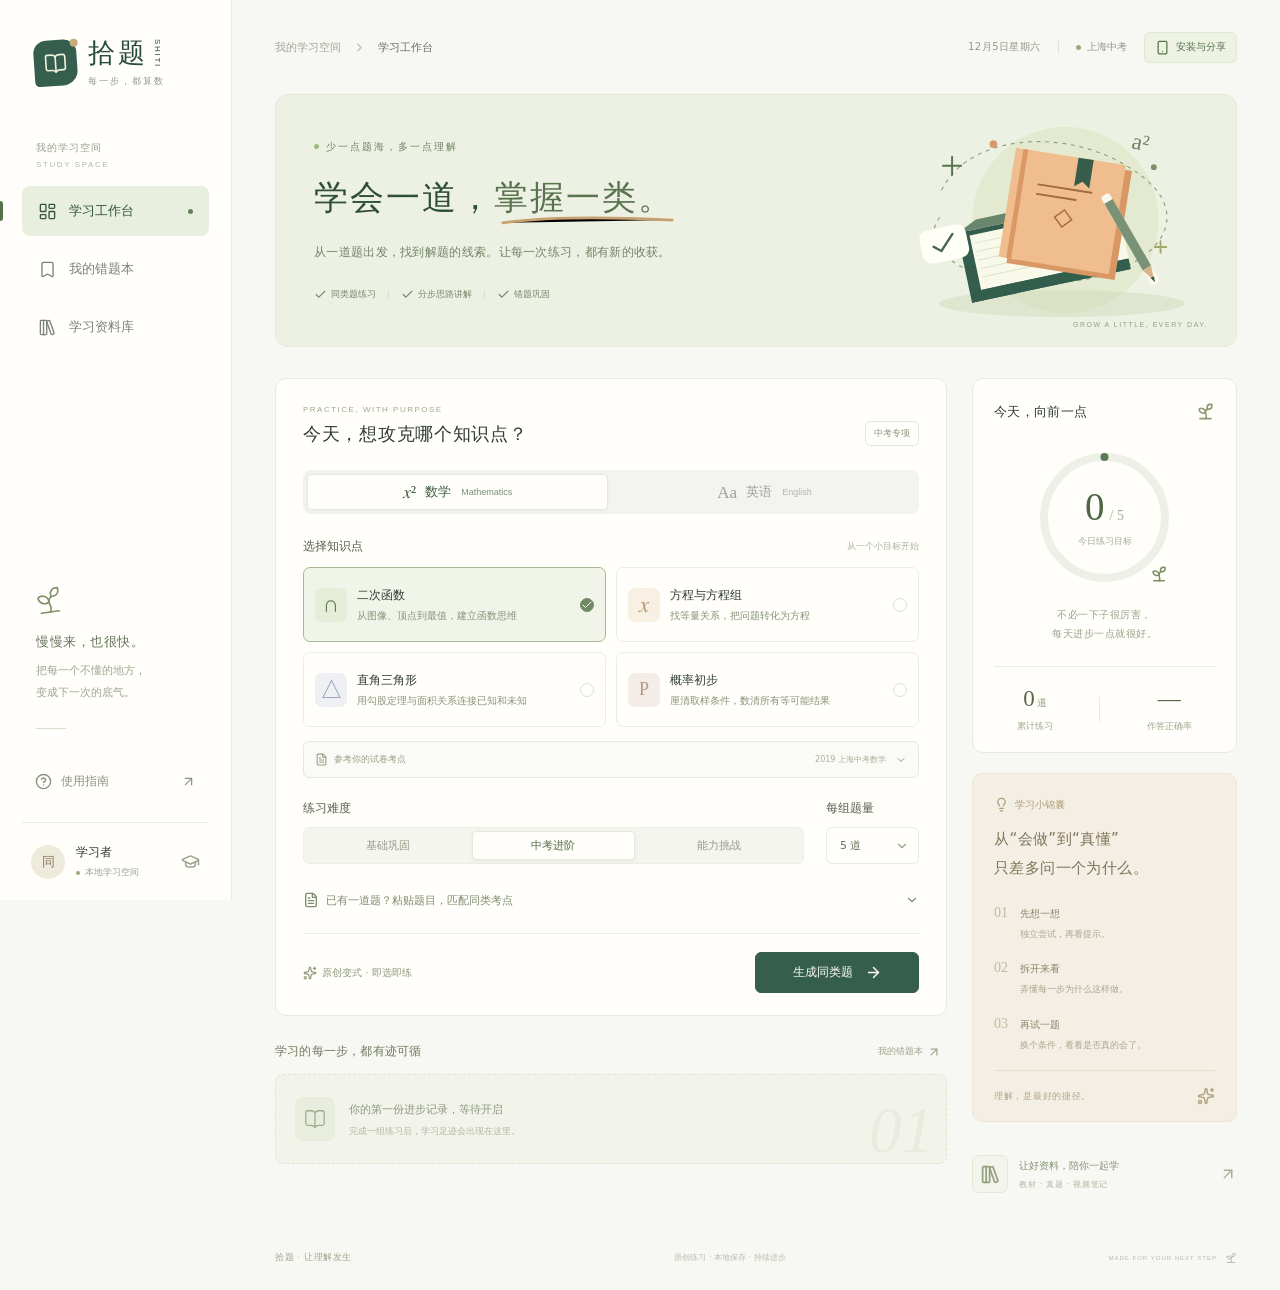
<file: index.html>
<!doctype html>
<html lang="zh-CN">
  <head>
    <meta charset="UTF-8" />
    <link rel="icon" type="image/svg+xml" href="./favicon.svg" />
    <link rel="manifest" href="./manifest.webmanifest" />
    <link rel="apple-touch-icon" href="./icons/icon-192.png" />
    <meta name="viewport" content="width=device-width, initial-scale=1.0, viewport-fit=cover" />
    <meta name="application-name" content="拾题" />
    <meta name="apple-mobile-web-app-capable" content="yes" />
    <meta name="apple-mobile-web-app-title" content="拾题" />
    <meta name="apple-mobile-web-app-status-bar-style" content="default" />
    <meta name="theme-color" content="#355e4e" />
    <meta name="description" content="拾题，面向上海中考数学与英语的同类题练习平台。理解思路，举一反三。" />
    <title>拾题 · 学会一道，掌握一类</title>
    <script type="module" crossorigin src="./assets/index-djsAna0q.js"></script>
    <link rel="stylesheet" crossorigin href="./assets/index-BilgkUrT.css">
  </head>
  <body>
    <div id="root"></div>
  </body>
</html>
</file>
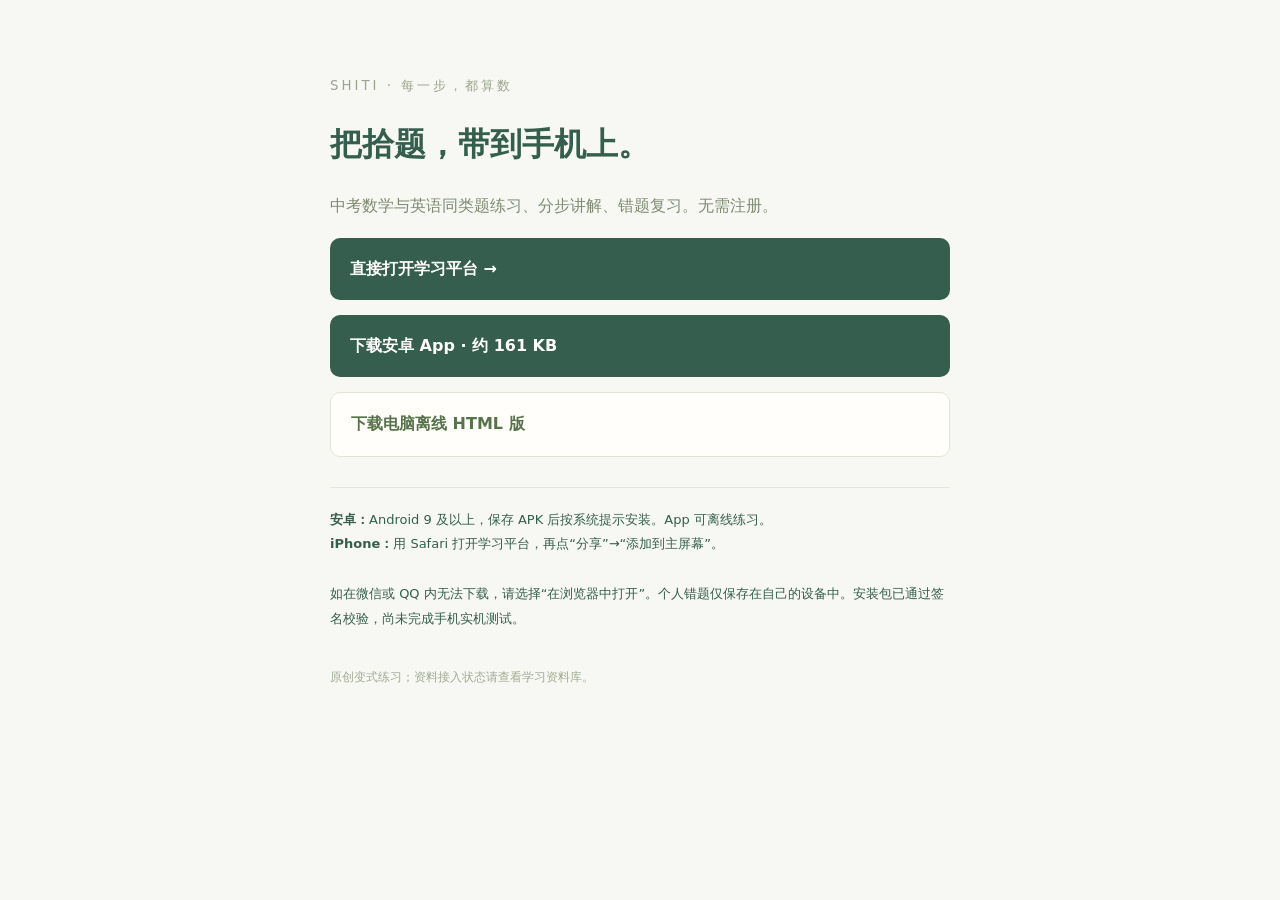
<file: downloads/index.html>
<!doctype html>
<html lang="zh-CN">
<head>
  <meta charset="utf-8">
  <meta name="viewport" content="width=device-width,initial-scale=1">
  <title>拾题 · 打开与下载</title>
  <style>
    *{box-sizing:border-box}body{margin:0;background:#f7f8f4;color:#355e4e;font:16px/1.9 system-ui,sans-serif;padding:30px 20px}main{max-width:620px;margin:40px auto}small{letter-spacing:3px;color:#9ba58d}h1{font-size:32px;margin:14px 0}p{color:#7e8b71}a{display:block;background:#355e4e;color:white;padding:16px 20px;border-radius:10px;text-decoration:none;margin:15px 0;font-weight:600}a.secondary{background:#fffefa;color:#58734c;border:1px solid #dfe6d3}.note{font-size:13px;border-top:1px solid #e1e6d8;margin-top:30px;padding-top:20px}footer{color:#a0ab91;font-size:12px;margin-top:35px}
  </style>
</head>
<body><main>
  <small>SHITI · 每一步，都算数</small>
  <h1>把拾题，带到手机上。</h1>
  <p>中考数学与英语同类题练习、分步讲解、错题复习。无需注册。</p>
  <a href="../">直接打开学习平台 →</a>
  <a href="shiti-android-v1.0.0.apk" download>下载安卓 App · 约 161 KB</a>
  <a class="secondary" href="../shiti-offline.html" download>下载电脑离线 HTML 版</a>
  <div class="note">
    <strong>安卓：</strong>Android 9 及以上，保存 APK 后按系统提示安装。App 可离线练习。<br>
    <strong>iPhone：</strong>用 Safari 打开学习平台，再点“分享”→“添加到主屏幕”。<br><br>
    如在微信或 QQ 内无法下载，请选择“在浏览器中打开”。个人错题仅保存在自己的设备中。安装包已通过签名校验，尚未完成手机实机测试。
  </div>
  <footer>原创变式练习；资料接入状态请查看学习资料库。</footer>
</main></body>
</html>
</file>
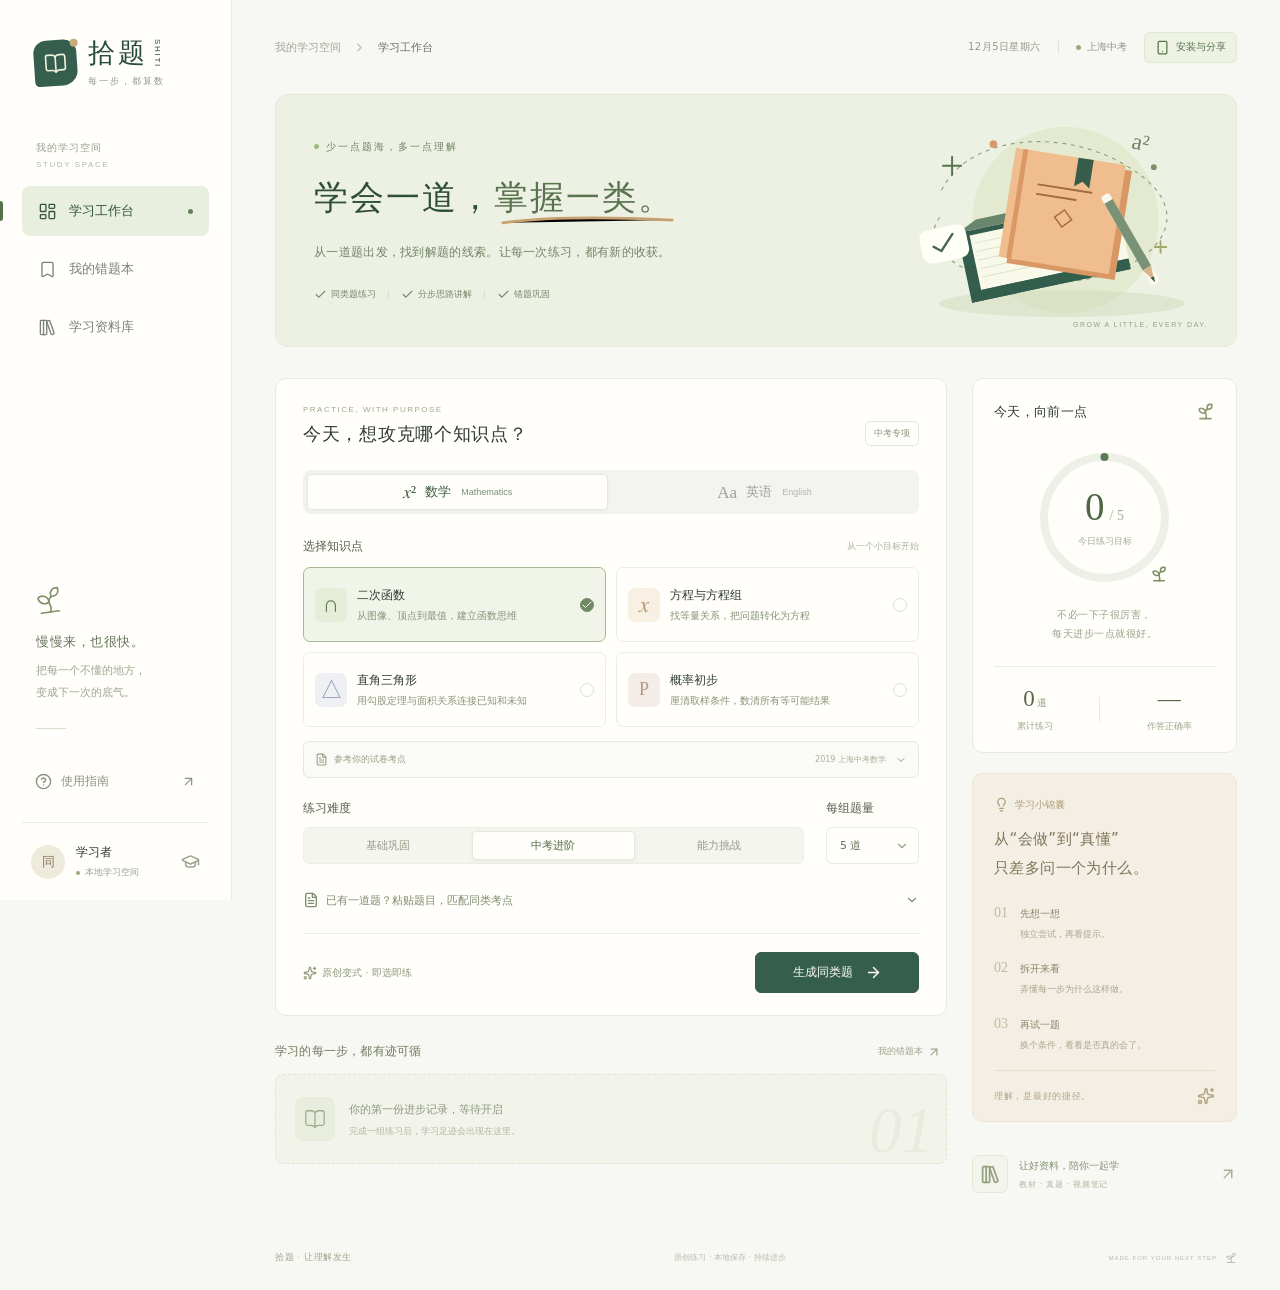
<file: shiti-offline.html>
<!doctype html>
<html lang="zh-CN">
  <head>
    <meta name="shiti-offline" content="true" />
    <meta charset="UTF-8" />
    <link rel="icon" type="image/svg+xml" href="data:image/svg+xml,%3Csvg%20xmlns%3D%22http%3A%2F%2Fwww.w3.org%2F2000%2Fsvg%22%20viewBox%3D%220%200%2064%2064%22%3E%3Crect%20width%3D%2264%22%20height%3D%2264%22%20rx%3D%2219%22%20fill%3D%22%23355e4e%22%2F%3E%3Cpath%20d%3D%22M17%2020h17c8%200%2013%205%2013%2012v13H30c-8%200-13-5-13-12z%22%20fill%3D%22%23e5edd5%22%2F%3E%3Cpath%20d%3D%22M23%2032h18M32%2023v18%22%20stroke%3D%22%23355e4e%22%20stroke-width%3D%223%22%20stroke-linecap%3D%22round%22%2F%3E%3C%2Fsvg%3E%0A" />
    
    
    <meta name="viewport" content="width=device-width, initial-scale=1.0, viewport-fit=cover" />
    <meta name="application-name" content="拾题" />
    <meta name="apple-mobile-web-app-capable" content="yes" />
    <meta name="apple-mobile-web-app-title" content="拾题" />
    <meta name="apple-mobile-web-app-status-bar-style" content="default" />
    <meta name="theme-color" content="#355e4e" />
    <meta name="description" content="拾题，面向上海中考数学与英语的同类题练习平台。理解思路，举一反三。" />
    <title>拾题 · 学会一道，掌握一类</title>
    <script type="module">var e=Object.create,t=Object.defineProperty,n=Object.getOwnPropertyDescriptor,r=Object.getOwnPropertyNames,i=Object.getPrototypeOf,a=Object.prototype.hasOwnProperty,o=(e,t)=>()=>(t||(e((t={exports:{}}).exports,t,t.exports),e=null),t.exports),s=(e,i,o,s)=>{if(i&&typeof i==`object`||typeof i==`function`)for(var c=r(i),l=0,u=c.length,d;l<u;l++)d=c[l],!a.call(e,d)&&d!==o&&t(e,d,{get:(e=>i[e]).bind(null,d),enumerable:!(s=n(i,d))||s.enumerable});return e},c=(n,r,o)=>(o=n==null?{}:e(i(n)),s(r||!n||!n.__esModule||!a.call(n,`default`)?t(o,`default`,{value:n,enumerable:!0}):o,n));(function(){let e=document.createElement(`link`).relList;if(e&&e.supports&&e.supports(`modulepreload`))return;for(let e of document.querySelectorAll(`link[rel="modulepreload"]`))n(e);new MutationObserver(e=>{for(let t of e)if(t.type===`childList`)for(let e of t.addedNodes)e.tagName===`LINK`&&e.rel===`modulepreload`&&n(e)}).observe(document,{childList:!0,subtree:!0});function t(e){let t={};return e.integrity&&(t.integrity=e.integrity),e.referrerPolicy&&(t.referrerPolicy=e.referrerPolicy),t.credentials=e.crossOrigin===`use-credentials`?`include`:e.crossOrigin===`anonymous`?`omit`:`same-origin`,t}function n(e){if(e.ep)return;e.ep=!0;let n=t(e);fetch(e.href,n)}})();var l=o((e=>{var t=Symbol.for(`react.transitional.element`),n=Symbol.for(`react.portal`),r=Symbol.for(`react.fragment`),i=Symbol.for(`react.strict_mode`),a=Symbol.for(`react.profiler`),o=Symbol.for(`react.consumer`),s=Symbol.for(`react.context`),c=Symbol.for(`react.forward_ref`),l=Symbol.for(`react.suspense`),u=Symbol.for(`react.memo`),d=Symbol.for(`react.lazy`),f=Symbol.for(`react.activity`),p=Symbol.for(`react.view_transition`),m=Symbol.iterator;function h(e){return typeof e!=`object`||!e?null:(e=m&&e[m]||e[`@@iterator`],typeof e==`function`?e:null)}var g={isMounted:function(){return!1},enqueueForceUpdate:function(){},enqueueReplaceState:function(){},enqueueSetState:function(){}},_=Object.assign,v={};function y(e,t,n){this.props=e,this.context=t,this.refs=v,this.updater=n||g}y.prototype.isReactComponent={},y.prototype.setState=function(e,t){if(typeof e!=`object`&&typeof e!=`function`&&e!=null)throw Error(`takes an object of state variables to update or a function which returns an object of state variables.`);this.updater.enqueueSetState(this,e,t,`setState`)},y.prototype.forceUpdate=function(e){this.updater.enqueueForceUpdate(this,e,`forceUpdate`)};function b(){}b.prototype=y.prototype;function x(e,t,n){this.props=e,this.context=t,this.refs=v,this.updater=n||g}var S=x.prototype=new b;S.constructor=x,_(S,y.prototype),S.isPureReactComponent=!0;var ee=Array.isArray;function te(){}var C={H:null,A:null,T:null,S:null},ne=Object.prototype.hasOwnProperty;function w(e,n,r){var i=r.ref;return{$$typeof:t,type:e,key:n,ref:i===void 0?null:i,props:r}}function re(e,t){return w(e.type,t,e.props)}function ie(e){return typeof e==`object`&&!!e&&e.$$typeof===t}function ae(e){var t={"=":`=0`,":":`=2`};return`$`+e.replace(/[=:]/g,function(e){return t[e]})}var T=/\/+/g;function oe(e,t){return typeof e==`object`&&e&&e.key!=null?ae(``+e.key):t.toString(36)}function se(e){switch(e.status){case`fulfilled`:return e.value;case`rejected`:throw e.reason;default:switch(typeof e.status==`string`?e.then(te,te):(e.status=`pending`,e.then(function(t){e.status===`pending`&&(e.status=`fulfilled`,e.value=t)},function(t){e.status===`pending`&&(e.status=`rejected`,e.reason=t)})),e.status){case`fulfilled`:return e.value;case`rejected`:throw e.reason}}throw e}function ce(e,r,i,a,o){var s=typeof e;(s===`undefined`||s===`boolean`)&&(e=null);var c=!1;if(e===null)c=!0;else switch(s){case`bigint`:case`string`:case`number`:c=!0;break;case`object`:switch(e.$$typeof){case t:case n:c=!0;break;case d:return c=e._init,ce(c(e._payload),r,i,a,o)}}if(c)return o=o(e),c=a===``?`.`+oe(e,0):a,ee(o)?(i=``,c!=null&&(i=c.replace(T,`$&/`)+`/`),ce(o,r,i,``,function(e){return e})):o!=null&&(ie(o)&&(o=re(o,i+(o.key==null||e&&e.key===o.key?``:(``+o.key).replace(T,`$&/`)+`/`)+c)),r.push(o)),1;c=0;var l=a===``?`.`:a+`:`;if(ee(e))for(var u=0;u<e.length;u++)a=e[u],s=l+oe(a,u),c+=ce(a,r,i,s,o);else if(u=h(e),typeof u==`function`)for(e=u.call(e),u=0;!(a=e.next()).done;)a=a.value,s=l+oe(a,u++),c+=ce(a,r,i,s,o);else if(s===`object`){if(typeof e.then==`function`)return ce(se(e),r,i,a,o);throw r=String(e),Error(`Objects are not valid as a React child (found: `+(r===`[object Object]`?`object with keys {`+Object.keys(e).join(`, `)+`}`:r)+`). If you meant to render a collection of children, use an array instead.`)}return c}function E(e,t,n){if(e==null)return e;var r=[],i=0;return ce(e,r,``,``,function(e){return t.call(n,e,i++)}),r}function le(e){if(e._status===-1){var t=e._result,n=t();n.then(function(t){(e._status===0||e._status===-1)&&(e._status=1,e._result=t,n.status===void 0&&(n.status=`fulfilled`,n.value=t))},function(t){(e._status===0||e._status===-1)&&(e._status=2,e._result=t,n.status===void 0&&(n.status=`rejected`,n.reason=t))}),e._status===-1&&(e._status=0,e._result=n)}if(e._status===1)return e._result.default;throw e._result}var ue=typeof reportError==`function`?reportError:function(e){if(typeof window==`object`&&typeof window.ErrorEvent==`function`){var t=new window.ErrorEvent(`error`,{bubbles:!0,cancelable:!0,message:typeof e==`object`&&e&&typeof e.message==`string`?String(e.message):String(e),error:e});if(!window.dispatchEvent(t))return}else if(typeof process==`object`&&typeof process.emit==`function`){process.emit(`uncaughtException`,e);return}console.error(e)};function de(e){var t=C.T,n={};n.types=t===null?null:t.types,C.T=n;try{var r=e(),i=C.S;i!==null&&i(n,r),typeof r==`object`&&r&&typeof r.then==`function`&&r.then(te,ue)}catch(e){ue(e)}finally{t!==null&&n.types!==null&&(t.types=n.types),C.T=t}}function fe(e){var t=C.T;if(t!==null){var n=t.types;n===null?t.types=[e]:n.indexOf(e)===-1&&n.push(e)}else de(fe.bind(null,e))}var pe={map:E,forEach:function(e,t,n){E(e,function(){t.apply(this,arguments)},n)},count:function(e){var t=0;return E(e,function(){t++}),t},toArray:function(e){return E(e,function(e){return e})||[]},only:function(e){if(!ie(e))throw Error(`React.Children.only expected to receive a single React element child.`);return e}};e.Activity=f,e.Children=pe,e.Component=y,e.Fragment=r,e.Profiler=a,e.PureComponent=x,e.StrictMode=i,e.Suspense=l,e.ViewTransition=p,e.__CLIENT_INTERNALS_DO_NOT_USE_OR_WARN_USERS_THEY_CANNOT_UPGRADE=C,e.__COMPILER_RUNTIME={__proto__:null,c:function(e){return C.H.useMemoCache(e)}},e.addTransitionType=fe,e.cache=function(e){return function(){return e.apply(null,arguments)}},e.cacheSignal=function(){return null},e.cloneElement=function(e,t,n){if(e==null)throw Error(`The argument must be a React element, but you passed `+e+`.`);var r=_({},e.props),i=e.key;if(t!=null)for(a in t.key!==void 0&&(i=``+t.key),t)!ne.call(t,a)||a===`key`||a===`__self`||a===`__source`||a===`ref`&&t.ref===void 0||(r[a]=t[a]);var a=arguments.length-2;if(a===1)r.children=n;else if(1<a){for(var o=Array(a),s=0;s<a;s++)o[s]=arguments[s+2];r.children=o}return w(e.type,i,r)},e.createContext=function(e){return e={$$typeof:s,_currentValue:e,_currentValue2:e,_threadCount:0,Provider:null,Consumer:null},e.Provider=e,e.Consumer={$$typeof:o,_context:e},e},e.createElement=function(e,t,n){var r,i={},a=null;if(t!=null)for(r in t.key!==void 0&&(a=``+t.key),t)ne.call(t,r)&&r!==`key`&&r!==`__self`&&r!==`__source`&&(i[r]=t[r]);var o=arguments.length-2;if(o===1)i.children=n;else if(1<o){for(var s=Array(o),c=0;c<o;c++)s[c]=arguments[c+2];i.children=s}if(e&&e.defaultProps)for(r in o=e.defaultProps,o)i[r]===void 0&&(i[r]=o[r]);return w(e,a,i)},e.createRef=function(){return{current:null}},e.forwardRef=function(e){return{$$typeof:c,render:e}},e.isValidElement=ie,e.lazy=function(e){return{$$typeof:d,_payload:{_status:-1,_result:e},_init:le}},e.memo=function(e,t){return{$$typeof:u,type:e,compare:t===void 0?null:t}},e.startTransition=de,e.unstable_useCacheRefresh=function(){return C.H.useCacheRefresh()},e.use=function(e){return C.H.use(e)},e.useActionState=function(e,t,n){return C.H.useActionState(e,t,n)},e.useCallback=function(e,t){return C.H.useCallback(e,t)},e.useContext=function(e){return C.H.useContext(e)},e.useDebugValue=function(){},e.useDeferredValue=function(e,t){return C.H.useDeferredValue(e,t)},e.useEffect=function(e,t){return C.H.useEffect(e,t)},e.useEffectEvent=function(e){return C.H.useEffectEvent(e)},e.useId=function(){return C.H.useId()},e.useImperativeHandle=function(e,t,n){return C.H.useImperativeHandle(e,t,n)},e.useInsertionEffect=function(e,t){return C.H.useInsertionEffect(e,t)},e.useLayoutEffect=function(e,t){return C.H.useLayoutEffect(e,t)},e.useMemo=function(e,t){return C.H.useMemo(e,t)},e.useOptimistic=function(e,t){return C.H.useOptimistic(e,t)},e.useReducer=function(e,t,n){return C.H.useReducer(e,t,n)},e.useRef=function(e){return C.H.useRef(e)},e.useState=function(e){return C.H.useState(e)},e.useSyncExternalStore=function(e,t,n){return C.H.useSyncExternalStore(e,t,n)},e.useTransition=function(){return C.H.useTransition()},e.version=`19.3.1`})),u=o(((e,t)=>{t.exports=l()})),d=o((e=>{function t(e,t){var n=e.length;e.push(t);a:for(;0<n;){var r=n-1>>>1,a=e[r];if(0<i(a,t))e[r]=t,e[n]=a,n=r;else break a}}function n(e){return e.length===0?null:e[0]}function r(e){if(e.length===0)return null;var t=e[0],n=e.pop();if(n!==t){e[0]=n;a:for(var r=0,a=e.length,o=a>>>1;r<o;){var s=2*(r+1)-1,c=e[s],l=s+1,u=e[l];if(0>i(c,n))l<a&&0>i(u,c)?(e[r]=u,e[l]=n,r=l):(e[r]=c,e[s]=n,r=s);else if(l<a&&0>i(u,n))e[r]=u,e[l]=n,r=l;else break a}}return t}function i(e,t){var n=e.sortIndex-t.sortIndex;return n===0?e.id-t.id:n}if(e.unstable_now=void 0,typeof performance==`object`&&typeof performance.now==`function`){var a=performance;e.unstable_now=function(){return a.now()}}else{var o=Date,s=o.now();e.unstable_now=function(){return o.now()-s}}var c=[],l=[],u=1,d=null,f=3,p=!1,m=!1,h=!1,g=!1,_=typeof setTimeout==`function`?setTimeout:null,v=typeof clearTimeout==`function`?clearTimeout:null,y=typeof setImmediate<`u`?setImmediate:null;function b(e){for(var i=n(l);i!==null;){if(i.callback===null)r(l);else if(i.startTime<=e)r(l),i.sortIndex=i.expirationTime,t(c,i);else break;i=n(l)}}function x(e){if(h=!1,b(e),!m){if(n(c)!==null)m=!0,S||(S=!0,re());else{var t=n(l);t!==null&&T(x,t.startTime-e)}}}var S=!1,ee=-1,te=5,C=-1;function ne(){return g?!0:!(e.unstable_now()-C<te)}function w(){if(g=!1,S){var t=e.unstable_now();C=t;var i=!0;try{a:{m=!1,h&&(h=!1,v(ee),ee=-1),p=!0;var a=f;try{b:{for(b(t),d=n(c);d!==null&&!(d.expirationTime>t&&ne());){var o=d.callback;if(typeof o==`function`){d.callback=null,f=d.priorityLevel;var s=o(d.expirationTime<=t);if(t=e.unstable_now(),typeof s==`function`){d.callback=s,b(t),i=!0;break b}d===n(c)&&r(c),b(t)}else r(c);d=n(c)}if(d!==null)i=!0;else{var u=n(l);u!==null&&T(x,u.startTime-t),i=!1}}break a}finally{d=null,f=a,p=!1}i=void 0}}finally{i?re():S=!1}}}var re;if(typeof y==`function`)re=function(){y(w)};else if(typeof MessageChannel<`u`){var ie=new MessageChannel,ae=ie.port2;ie.port1.onmessage=w,re=function(){ae.postMessage(null)}}else re=function(){_(w,0)};function T(t,n){ee=_(function(){t(e.unstable_now())},n)}e.unstable_IdlePriority=5,e.unstable_ImmediatePriority=1,e.unstable_LowPriority=4,e.unstable_NormalPriority=3,e.unstable_Profiling=null,e.unstable_UserBlockingPriority=2,e.unstable_cancelCallback=function(e){e.callback=null},e.unstable_forceFrameRate=function(e){0>e||125<e?console.error(`forceFrameRate takes a positive int between 0 and 125, forcing frame rates higher than 125 fps is not supported`):te=0<e?Math.floor(1e3/e):5},e.unstable_getCurrentPriorityLevel=function(){return f},e.unstable_next=function(e){switch(f){case 1:case 2:case 3:var t=3;break;default:t=f}var n=f;f=t;try{return e()}finally{f=n}},e.unstable_requestPaint=function(){g=!0},e.unstable_runWithPriority=function(e,t){switch(e){case 1:case 2:case 3:case 4:case 5:break;default:e=3}var n=f;f=e;try{return t()}finally{f=n}},e.unstable_scheduleCallback=function(r,i,a){var o=e.unstable_now();switch(typeof a==`object`&&a?(a=a.delay,a=typeof a==`number`&&0<a?o+a:o):a=o,r){case 1:var s=-1;break;case 2:s=250;break;case 5:s=1073741823;break;case 4:s=1e4;break;default:s=5e3}return s=a+s,r={id:u++,callback:i,priorityLevel:r,startTime:a,expirationTime:s,sortIndex:-1},a>o?(r.sortIndex=a,t(l,r),n(c)===null&&r===n(l)&&(h?(v(ee),ee=-1):h=!0,T(x,a-o))):(r.sortIndex=s,t(c,r),m||p||(m=!0,S||(S=!0,re()))),r},e.unstable_shouldYield=ne,e.unstable_wrapCallback=function(e){var t=f;return function(){var n=f;f=t;try{return e.apply(this,arguments)}finally{f=n}}}})),f=o(((e,t)=>{t.exports=d()})),p=o((e=>{var t=u();function n(e){var t=`https://react.dev/errors/`+e;if(1<arguments.length){t+=`?args[]=`+encodeURIComponent(arguments[1]);for(var n=2;n<arguments.length;n++)t+=`&args[]=`+encodeURIComponent(arguments[n])}return`Minified React error #`+e+`; visit `+t+` for the full message or use the non-minified dev environment for full errors and additional helpful warnings.`}function r(){}var i={d:{f:r,r:function(){throw Error(n(522))},D:r,C:r,L:r,m:r,X:r,S:r,M:r},p:0,findDOMNode:null},a=Symbol.for(`react.portal`),o=Symbol.for(`react.recoverable`),s=Symbol.for(`react.optimistic_key`);function c(e,t,n){var r=3<arguments.length&&arguments[3]!==void 0?arguments[3]:null;return{$$typeof:a,key:r==null?null:r===s?s:``+r,children:e,containerInfo:t,implementation:n}}var l=t.__CLIENT_INTERNALS_DO_NOT_USE_OR_WARN_USERS_THEY_CANNOT_UPGRADE;function d(e,t){if(e===`font`)return``;if(typeof t==`string`)return t===`use-credentials`?t:``}e.__DOM_INTERNALS_DO_NOT_USE_OR_WARN_USERS_THEY_CANNOT_UPGRADE=i,e.browser=function(e){return{$$typeof:o,_reason:e}},e.createPortal=function(e,t){var r=2<arguments.length&&arguments[2]!==void 0?arguments[2]:null;if(!t||t.nodeType!==1&&t.nodeType!==9&&t.nodeType!==11)throw Error(n(299));return c(e,t,null,r)},e.flushSync=function(e){var t=l.T,n=i.p;try{if(l.T=null,i.p=2,e)return e()}finally{l.T=t,i.p=n,i.d.f()}},e.preconnect=function(e,t){typeof e==`string`&&(t?(t=t.crossOrigin,t=typeof t==`string`?t===`use-credentials`?t:``:void 0):t=null,i.d.C(e,t))},e.prefetchDNS=function(e){typeof e==`string`&&i.d.D(e)},e.preinit=function(e,t){if(typeof e==`string`&&t&&typeof t.as==`string`){var n=t.as,r=d(n,t.crossOrigin),a=typeof t.integrity==`string`?t.integrity:void 0,o=typeof t.fetchPriority==`string`?t.fetchPriority:void 0;n===`style`?i.d.S(e,typeof t.precedence==`string`?t.precedence:void 0,{crossOrigin:r,integrity:a,fetchPriority:o}):n===`script`&&i.d.X(e,{crossOrigin:r,integrity:a,fetchPriority:o,nonce:typeof t.nonce==`string`?t.nonce:void 0})}},e.preinitModule=function(e,t){if(typeof e==`string`){if(typeof t==`object`&&t){if(t.as==null||t.as===`script`){var n=d(t.as,t.crossOrigin);i.d.M(e,{crossOrigin:n,integrity:typeof t.integrity==`string`?t.integrity:void 0,nonce:typeof t.nonce==`string`?t.nonce:void 0,fetchPriority:typeof t.fetchPriority==`string`?t.fetchPriority:void 0})}}else t??i.d.M(e)}},e.preload=function(e,t){if(typeof e==`string`&&typeof t==`object`&&t&&typeof t.as==`string`){var n=t.as,r=d(n,t.crossOrigin);i.d.L(e,n,{crossOrigin:r,integrity:typeof t.integrity==`string`?t.integrity:void 0,nonce:typeof t.nonce==`string`?t.nonce:void 0,type:typeof t.type==`string`?t.type:void 0,fetchPriority:typeof t.fetchPriority==`string`?t.fetchPriority:void 0,referrerPolicy:typeof t.referrerPolicy==`string`?t.referrerPolicy:void 0,imageSrcSet:typeof t.imageSrcSet==`string`?t.imageSrcSet:void 0,imageSizes:typeof t.imageSizes==`string`?t.imageSizes:void 0,media:typeof t.media==`string`?t.media:void 0})}},e.preloadModule=function(e,t){if(typeof e==`string`){if(t){var n=d(t.as,t.crossOrigin);i.d.m(e,{as:typeof t.as==`string`&&t.as!==`script`?t.as:void 0,crossOrigin:n,integrity:typeof t.integrity==`string`?t.integrity:void 0,nonce:typeof t.nonce==`string`?t.nonce:void 0,fetchPriority:typeof t.fetchPriority==`string`?t.fetchPriority:void 0})}else i.d.m(e)}},e.requestFormReset=function(e){i.d.r(e)},e.unstable_batchedUpdates=function(e,t){return e(t)},e.useFormState=function(e,t,n){return l.H.useFormState(e,t,n)},e.useFormStatus=function(){return l.H.useHostTransitionStatus()},e.version=`19.3.1`})),m=o(((e,t)=>{function n(){if(typeof __REACT_DEVTOOLS_GLOBAL_HOOK__<`u`&&typeof __REACT_DEVTOOLS_GLOBAL_HOOK__.checkDCE==`function`)try{__REACT_DEVTOOLS_GLOBAL_HOOK__.checkDCE(n)}catch(e){console.error(e)}}n(),t.exports=p()})),h=o((e=>{var t=f(),n=u(),r=m();function i(e){var t=`https://react.dev/errors/`+e;if(1<arguments.length){t+=`?args[]=`+encodeURIComponent(arguments[1]);for(var n=2;n<arguments.length;n++)t+=`&args[]=`+encodeURIComponent(arguments[n])}return`Minified React error #`+e+`; visit `+t+` for the full message or use the non-minified dev environment for full errors and additional helpful warnings.`}function a(e){return!(!e||e.nodeType!==1&&e.nodeType!==9&&e.nodeType!==11)}function o(e){for(var t=e,n=t;n&&!n.alternate;)t=n,t.flags&4098&&(e=t.return),n=t.return;for(;t.return;)t=t.return;return t.tag===3?e:null}function s(e){if(e.tag===13){var t=e.memoizedState;if(t===null&&(e=e.alternate,e!==null&&(t=e.memoizedState)),t!==null)return t.dehydrated}return null}function c(e){if(e.tag===31){var t=e.memoizedState;if(t===null&&(e=e.alternate,e!==null&&(t=e.memoizedState)),t!==null)return t.dehydrated}return null}function l(e){if(o(e)!==e)throw Error(i(188))}function d(e){var t=e.alternate;if(!t){if(t=o(e),t===null)throw Error(i(188));return t===e?e:null}for(var n=e,r=t;;){var a=n.return;if(a===null)break;var s=a.alternate;if(s===null){if(r=a.return,r!==null){n=r;continue}break}if(a.child===s.child){for(s=a.child;s;){if(s===n)return l(a),e;if(s===r)return l(a),t;s=s.sibling}throw Error(i(188))}if(n.return!==r.return)n=a,r=s;else{for(var c=!1,u=a.child;u;){if(u===n){c=!0,n=a,r=s;break}if(u===r){c=!0,r=a,n=s;break}u=u.sibling}if(!c){for(u=s.child;u;){if(u===n){c=!0,n=s,r=a;break}if(u===r){c=!0,r=s,n=a;break}u=u.sibling}if(!c)throw Error(i(189))}}if(n.alternate!==r)throw Error(i(190))}if(n.tag!==3)throw Error(i(188));return n.stateNode.current===n?e:t}function p(e){var t=e.tag;if(t===5||t===26||t===27||t===6)return e;for(e=e.child;e!==null;){if(t=p(e),t!==null)return t;e=e.sibling}return null}function h(e,t,n,r,i,a){for(;e!==null;){if((e.tag===5||e.tag===27||e.tag===6)&&n(e,r,i,a)||(e.tag!==22||e.memoizedState===null)&&(t||e.tag!==5&&e.tag!==27)&&h(e.child,t,n,r,i,a))return!0;e=e.sibling}return!1}function g(e){for(e=e.return;e!==null;){if(e.tag===3||e.tag===5||e.tag===27)return e;e=e.return}return null}function _(e){var t=!1;for(e=e.return;e!==null&&(e.tag===4&&(t=!0),e.tag!==3&&e.tag!==5&&e.tag!==27);)e=e.return;return t}function v(e){var t=[null,null],n=g(e);return n===null||y(t,e,n.child,{foundSelf:!1}),t}function y(e,t,n,r){for(;n!==null;){if(n===t)r.foundSelf=!0;else if(n.tag===5||n.tag===27||n.tag===6){if(r.foundSelf)return e[1]=n,!0;e[0]=n}else if((n.tag!==22||n.memoizedState===null)&&y(e,t,n.child,r))return!0;n=n.sibling}return!1}function b(e){switch(e.tag){case 5:case 27:case 6:return e.stateNode;case 3:return e.stateNode.containerInfo;default:throw Error(i(559))}}var x=null,S=null;function ee(e,t,n){return e===n||e===t&&(x=e,!0)}function te(e,t,n){return e===n?(S=e,!1):e===t&&(S!==null&&(x=e),!0)}function C(e){if(e===null)return null;do e=e===null?null:e.return;while(e&&e.tag!==5&&e.tag!==27&&e.tag!==3);return e||null}function ne(e,t,n){for(var r=0,i=e;i;i=n(i))r++;i=0;for(var a=t;a;a=n(a))i++;for(;0<r-i;)e=n(e),r--;for(;0<i-r;)t=n(t),i--;for(;r--;){if(e===t||t!==null&&e===t.alternate)return e;e=n(e),t=n(t)}return null}var w=Object.assign,re=Symbol.for(`react.element`),ie=Symbol.for(`react.transitional.element`),ae=Symbol.for(`react.portal`),T=Symbol.for(`react.fragment`),oe=Symbol.for(`react.strict_mode`),se=Symbol.for(`react.profiler`),ce=Symbol.for(`react.consumer`),E=Symbol.for(`react.context`),le=Symbol.for(`react.forward_ref`),ue=Symbol.for(`react.suspense`),de=Symbol.for(`react.suspense_list`),fe=Symbol.for(`react.memo`),pe=Symbol.for(`react.lazy`),me=Symbol.for(`react.activity`),he=Symbol.for(`react.legacy_hidden`),ge=Symbol.for(`react.memo_cache_sentinel`),_e=Symbol.for(`react.view_transition`),ve=Symbol.for(`react.recoverable`),ye=Symbol.iterator;function be(e){return typeof e!=`object`||!e?null:(e=ye&&e[ye]||e[`@@iterator`],typeof e==`function`?e:null)}var xe=Symbol.for(`react.client.reference`);function Se(e){if(e==null)return null;if(typeof e==`function`)return e.$$typeof===xe?null:e.displayName||e.name||null;if(typeof e==`string`)return e;switch(e){case T:return`Fragment`;case se:return`Profiler`;case oe:return`StrictMode`;case ue:return`Suspense`;case de:return`SuspenseList`;case me:return`Activity`;case _e:return`ViewTransition`}if(typeof e==`object`)switch(e.$$typeof){case ae:return`Portal`;case E:return e.displayName||`Context`;case ce:return(e._context.displayName||`Context`)+`.Consumer`;case le:var t=e.render;return e=e.displayName,e||=(e=t.displayName||t.name||``,e===``?`ForwardRef`:`ForwardRef(`+e+`)`),e;case fe:return t=e.displayName||null,t===null?Se(e.type)||`Memo`:t;case pe:t=e._payload,e=e._init;try{return Se(e(t))}catch{}}return null}var Ce=Array.isArray,D=n.__CLIENT_INTERNALS_DO_NOT_USE_OR_WARN_USERS_THEY_CANNOT_UPGRADE,O=r.__DOM_INTERNALS_DO_NOT_USE_OR_WARN_USERS_THEY_CANNOT_UPGRADE,we={pending:!1,data:null,method:null,action:null},Te=[],Ee=-1;function De(e){return{current:e}}function Oe(e){0>Ee||(e.current=Te[Ee],Te[Ee]=null,Ee--)}function k(e,t){Ee++,Te[Ee]=e.current,e.current=t}var ke=De(null),Ae=De(null),je=De(null),Me=De(null);function Ne(e,t){switch(k(je,t),k(Ae,e),k(ke,null),t.nodeType){case 9:case 11:e=(e=t.documentElement)&&(e=e.namespaceURI)?up(e):0;break;default:if(e=t.tagName,t=t.namespaceURI)t=up(t),e=dp(t,e);else switch(e){case`svg`:e=1;break;case`math`:e=2;break;default:e=0}}Oe(ke),k(ke,e)}function Pe(){Oe(ke),Oe(Ae),Oe(je)}function Fe(e){var t=e.memoizedState;t!==null&&(sh._currentValue=t.memoizedState,k(Me,e)),t=ke.current;var n=dp(t,e.type);t!==n&&(k(Ae,e),k(ke,n))}function Ie(e){Ae.current===e&&(Oe(ke),Oe(Ae)),Me.current===e&&(Oe(Me),sh._currentValue=we)}var Le,Re;function ze(e){if(Le===void 0)try{throw Error()}catch(e){var t=e.stack.trim().match(/\n( *(at )?)/);Le=t&&t[1]||``,Re=-1<e.stack.indexOf(`
    at`)?` (<anonymous>)`:-1<e.stack.indexOf(`@`)?`@unknown:0:0`:``}return`
`+Le+e+Re}var Be=!1;function Ve(e,t){if(!e||Be)return``;Be=!0;var n=Error.prepareStackTrace;Error.prepareStackTrace=void 0;try{var r={DetermineComponentFrameRoot:function(){try{if(t){var n=function(){throw Error()};if(Object.defineProperty(n.prototype,"props",{set:function(){throw Error()}}),typeof Reflect==`object`&&Reflect.construct){try{Reflect.construct(n,[])}catch(e){var r=e}Reflect.construct(e,[],n)}else{try{n.call()}catch(e){r=e}n=!1;try{var i=Object.getOwnPropertyDescriptor(e.prototype,`props`);Object.defineProperty(e.prototype,"props",{configurable:!0,set:function(){throw Error()}}),n=!0,new e}finally{n&&(i===void 0?delete e.prototype.props:Object.defineProperty(e.prototype,"props",i))}}}else{try{throw Error()}catch(e){r=e}(n=e())&&typeof n.catch==`function`&&n.catch(function(){})}}catch(e){if(e&&r&&typeof e.stack==`string`)return[e.stack,r.stack]}return[null,null]}};r.DetermineComponentFrameRoot.displayName=`DetermineComponentFrameRoot`;var i=Object.getOwnPropertyDescriptor(r.DetermineComponentFrameRoot,`name`);i&&i.configurable&&Object.defineProperty(r.DetermineComponentFrameRoot,"name",{value:`DetermineComponentFrameRoot`});var a=r.DetermineComponentFrameRoot(),o=a[0],s=a[1];if(o&&s){var c=o.split(`
`),l=s.split(`
`);for(i=r=0;r<c.length&&!c[r].includes(`DetermineComponentFrameRoot`);)r++;for(;i<l.length&&!l[i].includes(`DetermineComponentFrameRoot`);)i++;if(r===c.length||i===l.length)for(r=c.length-1,i=l.length-1;1<=r&&0<=i&&c[r]!==l[i];)i--;for(;1<=r&&0<=i;r--,i--)if(c[r]!==l[i]){if(r!==1||i!==1)do if(r--,i--,0>i||c[r]!==l[i]){var u=`
`+c[r].replace(` at new `,` at `);return e.displayName&&u.includes(`<anonymous>`)&&(u=u.replace(`<anonymous>`,e.displayName)),u}while(1<=r&&0<=i);break}}}finally{Be=!1,Error.prepareStackTrace=n}return(n=e?e.displayName||e.name:``)?ze(n):``}function He(e,t){switch(e.tag){case 26:case 27:case 5:return ze(e.type);case 16:return ze(`Lazy`);case 13:return e.child!==t&&t!==null?ze(`Suspense Fallback`):ze(`Suspense`);case 19:return ze(`SuspenseList`);case 0:case 15:return Ve(e.type,!1);case 11:return Ve(e.type.render,!1);case 1:return Ve(e.type,!0);case 31:return ze(`Activity`);case 30:return ze(`ViewTransition`);default:return``}}function Ue(e){try{var t=``,n=null;do t+=He(e,n),n=e,e=e.return;while(e);return t}catch(e){return`
Error generating stack: `+e.message+`
`+e.stack}}var We=Object.prototype.hasOwnProperty,Ge=t.unstable_scheduleCallback,Ke=t.unstable_cancelCallback,qe=t.unstable_shouldYield,A=t.unstable_requestPaint,j=t.unstable_now,Je=t.unstable_getCurrentPriorityLevel,Ye=t.unstable_ImmediatePriority,Xe=t.unstable_UserBlockingPriority,Ze=t.unstable_NormalPriority,Qe=t.unstable_LowPriority,$e=t.unstable_IdlePriority,et=t.log,tt=t.unstable_setDisableYieldValue,nt=null,rt=null;function it(e){if(typeof et==`function`&&tt(e),rt&&typeof rt.setStrictMode==`function`)try{rt.setStrictMode(nt,e)}catch{}}var at=Math.clz32?Math.clz32:ct,ot=Math.log,st=Math.LN2;function ct(e){return e>>>=0,e===0?32:31-(ot(e)/st|0)|0}var lt=256,ut=262144,dt=4194304;function M(e){var t=e&42;if(t!==0)return t;switch(e&-e){case 1:return 1;case 2:return 2;case 4:return 4;case 8:return 8;case 16:return 16;case 32:return 32;case 64:return 64;case 128:return 128;case 256:case 512:case 1024:case 2048:case 4096:case 8192:case 16384:case 32768:case 65536:case 131072:return e&-e;case 262144:case 524288:case 1048576:case 2097152:return e&3932160;case 4194304:case 8388608:case 16777216:case 33554432:return e&62914560;case 67108864:return 67108864;case 134217728:return 134217728;case 268435456:return 268435456;case 536870912:return 536870912;case 1073741824:return 0;default:return e}}function ft(e,t,n){var r=e.pendingLanes;if(r===0)return 0;var i=0,a=e.suspendedLanes,o=e.pingedLanes;e=e.warmLanes;var s=r&134217727;return s===0?(s=r&~a,s===0?o===0?n||(n=r&~e,n!==0&&(i=M(n))):i=M(o):i=M(s)):(r=s&~a,r===0?(o&=s,o===0?n||(n=s&~e,n!==0&&(i=M(n))):i=M(o)):i=M(r)),i===0?0:t!==0&&t!==i&&(t&a)===0&&(a=i&-i,n=t&-t,a>=n||a===32&&n&4194048)?t:i}function pt(e,t){return(e.pendingLanes&~(e.suspendedLanes&~e.pingedLanes)&t)===0}function N(e,t){t&8&&(t|=t&32);var n=e.entangledLanes;if(n!==0)for(e=e.entanglements,n&=t;0<n;){var r=31-at(n),i=1<<r;t|=e[r],n&=~i}return t}function mt(e,t){switch(e){case 1:case 2:case 4:case 8:case 64:return t+250;case 16:case 32:case 128:case 256:case 512:case 1024:case 2048:case 4096:case 8192:case 16384:case 32768:case 65536:case 131072:case 262144:case 524288:case 1048576:case 2097152:return t+5e3;case 4194304:case 8388608:case 16777216:case 33554432:return-1;case 67108864:case 134217728:case 268435456:case 536870912:case 1073741824:return-1;default:return-1}}function ht(){var e=dt;return dt<<=1,!(dt&62914560)&&(dt=4194304),e}function gt(e){for(var t=[],n=0;31>n;n++)t.push(e);return t}function _t(e,t){e.pendingLanes|=t,t!==268435456&&(e.suspendedLanes=0,e.pingedLanes=0,e.warmLanes=0)}function vt(e,t,n,r,i,a){var o=e.pendingLanes;e.pendingLanes=n,e.suspendedLanes=0,e.pingedLanes=0,e.warmLanes=0,e.expiredLanes&=n,e.entangledLanes&=n,e.errorRecoveryDisabledLanes&=n,e.shellSuspendCounter=0;var s=e.entanglements,c=e.expirationTimes,l=e.hiddenUpdates;for(n=o&~n;0<n;){var u=31-at(n),d=1<<u;s[u]=0,c[u]=-1;var f=l[u];if(f!==null)for(l[u]=null,u=0;u<f.length;u++){var p=f[u];p!==null&&(p.lane&=-536870913)}n&=~d}r!==0&&yt(e,r,0),a!==0&&i===0&&e.tag!==0&&(e.suspendedLanes|=a&~(o&~t))}function yt(e,t,n){e.pendingLanes|=t,e.suspendedLanes&=~t;var r=31-at(t);e.entangledLanes|=t,e.entanglements[r]=e.entanglements[r]|1073741824|n&261930}function bt(e,t){var n=e.entangledLanes|=t;for(e=e.entanglements;n;){var r=31-at(n),i=1<<r;i&t|e[r]&t&&(e[r]|=t),n&=~i}}function xt(e,t){var n=t&-t;return n=n&42?1:St(n),(n&(e.suspendedLanes|t))===0?n:0}function St(e){switch(e){case 2:e=1;break;case 8:e=4;break;case 32:e=16;break;case 256:case 512:case 1024:case 2048:case 4096:case 8192:case 16384:case 32768:case 65536:case 131072:case 262144:case 524288:case 1048576:case 2097152:case 4194304:case 8388608:case 16777216:case 33554432:e=128;break;case 268435456:e=134217728;break;default:e=0}return e}function Ct(e){return e&=-e,2<e?8<e?e&134217727?32:268435456:8:2}function wt(){var e=O.p;return e===0?(e=window.event,e===void 0?32:Ch(e.type)):e}function Tt(e,t){var n=O.p;try{return O.p=e,t()}finally{O.p=n}}var Et=Math.random().toString(36).slice(2),Dt=`__reactFiber$`+Et,Ot=`__reactProps$`+Et,kt=`__reactContainer$`+Et,At=`__reactEvents$`+Et,jt=`__reactListeners$`+Et,Mt=`__reactHandles$`+Et,Nt=`__reactResources$`+Et,Pt=`__reactMarker$`+Et,Ft=`__reactLoad$`+Et;function It(e){delete e[Dt],delete e[Ot],delete e[jt],delete e[Mt]}function Lt(e){var t;if(t=e[Dt])return t;for(var n=e.parentNode;n;){if(t=n[kt]||n[Dt]){if(n=t.alternate,t.child!==null||n!==null&&n.child!==null)for(e=fm(e);e!==null;){if(n=e[Dt])return n;e=fm(e)}return t}e=n,n=e.parentNode}return null}function Rt(e){if(e=e[Dt]||e[kt]){var t=e.tag;if(t===5||t===6||t===13||t===31||t===26||t===27||t===3)return e}return null}function zt(e){var t=e.tag;if(t===5||t===26||t===27||t===6)return e.stateNode;throw Error(i(33))}function Bt(e){var t=e[Nt];return t||=e[Nt]={hoistableStyles:new Map,hoistableScripts:new Map},t}function Vt(e){e[Pt]=!0}function Ht(e){e[Ft]=void 0}var Ut=new Set,Wt={};function Gt(e,t){Kt(e,t),Kt(e+`Capture`,t)}function Kt(e,t){for(Wt[e]=t,e=0;e<t.length;e++)Ut.add(t[e])}var qt=RegExp(`^[:A-Z_a-z\\u00C0-\\u00D6\\u00D8-\\u00F6\\u00F8-\\u02FF\\u0370-\\u037D\\u037F-\\u1FFF\\u200C-\\u200D\\u2070-\\u218F\\u2C00-\\u2FEF\\u3001-\\uD7FF\\uF900-\\uFDCF\\uFDF0-\\uFFFD][:A-Z_a-z\\u00C0-\\u00D6\\u00D8-\\u00F6\\u00F8-\\u02FF\\u0370-\\u037D\\u037F-\\u1FFF\\u200C-\\u200D\\u2070-\\u218F\\u2C00-\\u2FEF\\u3001-\\uD7FF\\uF900-\\uFDCF\\uFDF0-\\uFFFD\\-.0-9\\u00B7\\u0300-\\u036F\\u203F-\\u2040]*$`),Jt={},Yt={};function Xt(e){return We.call(Yt,e)?!0:We.call(Jt,e)?!1:qt.test(e)?Yt[e]=!0:(Jt[e]=!0,!1)}var P=!1;function Zt(){var e=P;return P=!1,e}function Qt(e,t,n){if(Xt(t)){if(n===null)e.removeAttribute(t);else{switch(typeof n){case`undefined`:case`function`:case`symbol`:e.removeAttribute(t);return;case`boolean`:var r=t.toLowerCase().slice(0,5);if(r!==`data-`&&r!==`aria-`){e.removeAttribute(t);return}}e.setAttribute(t,n)}}}function $t(e,t,n){if(n===null)e.removeAttribute(t);else{switch(typeof n){case`undefined`:case`function`:case`symbol`:case`boolean`:e.removeAttribute(t);return}e.setAttribute(t,n)}}function en(e,t,n,r){if(r===null)e.removeAttribute(n);else{switch(typeof r){case`undefined`:case`function`:case`symbol`:case`boolean`:e.removeAttribute(n);return}e.setAttributeNS(t,n,r)}}function tn(e){switch(typeof e){case`bigint`:case`boolean`:case`number`:case`string`:case`undefined`:return e;case`object`:return e;default:return``}}function nn(e){var t=e.type;return(e=e.nodeName)&&e.toLowerCase()===`input`&&(t===`checkbox`||t===`radio`)}function rn(e,t,n){var r=Object.getOwnPropertyDescriptor(e.constructor.prototype,t);if(!e.hasOwnProperty(t)&&r!==void 0&&typeof r.get==`function`&&typeof r.set==`function`){var i=r.get,a=r.set;return Object.defineProperty(e,t,{configurable:!0,get:function(){return i.call(this)},set:function(e){n=``+e,a.call(this,e)}}),Object.defineProperty(e,t,{enumerable:r.enumerable}),{getValue:function(){return n},setValue:function(e){n=``+e},stopTracking:function(){e._valueTracker=null,delete e[t]}}}}function an(e){if(!e._valueTracker){var t=nn(e)?`checked`:`value`;e._valueTracker=rn(e,t,``+e[t])}}function on(e){if(!e)return!1;var t=e._valueTracker;if(!t)return!0;var n=t.getValue(),r=``;return e&&(r=nn(e)?e.checked?`true`:`false`:e.value),e=r,e!==n&&(t.setValue(e),!0)}var sn=/[\n"\\]/g;function cn(e){return e.replace(sn,function(e){return`\\`+e.charCodeAt(0).toString(16)+` `})}function ln(e,t,n,r,i,a,o,s){e.name=``,o!=null&&typeof o!=`function`&&typeof o!=`symbol`&&typeof o!=`boolean`?e.type=o:e.removeAttribute(`type`),t==null?o!==`submit`&&o!==`reset`||e.removeAttribute(`value`):o===`number`?(t===0&&e.value===``||e.value!=t)&&(e.value=``+tn(t)):e.value!==``+tn(t)&&(e.value=``+tn(t)),t==null?n==null?r!=null&&e.removeAttribute(`value`):un(e,tn(n)):o===`number`&&e.value==t?un(e,tn(e.value)):un(e,tn(t)),i==null&&a!=null&&(e.defaultChecked=!!a),i!=null&&(e.checked=i&&typeof i!=`function`&&typeof i!=`symbol`),s!=null&&typeof s!=`function`&&typeof s!=`symbol`&&typeof s!=`boolean`?e.name=``+tn(s):e.removeAttribute(`name`)}function F(e,t,n,r,i,a,o,s){if(a!=null&&typeof a!=`function`&&typeof a!=`symbol`&&typeof a!=`boolean`&&(e.type=a),t!=null||n!=null){if(!(a!==`submit`&&a!==`reset`||t!=null)){an(e);return}n=n==null?``:``+tn(n),t=t==null?n:``+tn(t),s||t===e.value||(e.value=t),e.defaultValue=t}r??=i,r=typeof r!=`function`&&typeof r!=`symbol`&&!!r,e.checked=s?e.checked:!!r,e.defaultChecked=!!r,o!=null&&typeof o!=`function`&&typeof o!=`symbol`&&typeof o!=`boolean`&&(e.name=o),an(e)}function un(e,t){e.defaultValue!==``+t&&(e.defaultValue=``+t)}function dn(e,t,n,r){if(e=e.options,t){t={};for(var i=0;i<n.length;i++)t[`$`+n[i]]=!0;for(n=0;n<e.length;n++)i=t.hasOwnProperty(`$`+e[n].value),e[n].selected!==i&&(e[n].selected=i),i&&r&&(e[n].defaultSelected=!0)}else{for(n=``+tn(n),t=null,i=0;i<e.length;i++){if(e[i].value===n){e[i].selected=!0,r&&(e[i].defaultSelected=!0);return}t!==null||e[i].disabled||(t=e[i])}t!==null&&(t.selected=!0)}}function fn(e,t,n){t!=null&&(t=``+tn(t),t!==e.value&&(e.value=t),n==null)?e.defaultValue!==t&&(e.defaultValue=t):e.defaultValue=n==null?``:``+tn(n)}function pn(e,t,n,r){if(t==null){if(r!=null){if(n!=null)throw Error(i(92));if(Ce(r)){if(1<r.length)throw Error(i(93));r=r[0]}n=r}n??=``,t=n}n=tn(t),e.defaultValue=n,r=e.textContent,r===n&&r!==``&&r!==null&&(e.value=r),an(e)}function mn(e,t){if(t){var n=e.firstChild;if(n&&n===e.lastChild&&n.nodeType===3){n.nodeValue=t;return}}e.textContent=t}var hn=new Set(`animationIterationCount aspectRatio borderImageOutset borderImageSlice borderImageWidth boxFlex boxFlexGroup boxOrdinalGroup columnCount columns flex flexGrow flexPositive flexShrink flexNegative flexOrder gridArea gridRow gridRowEnd gridRowSpan gridRowStart gridColumn gridColumnEnd gridColumnSpan gridColumnStart fontWeight lineClamp lineHeight opacity order orphans scale tabSize widows zIndex zoom fillOpacity floodOpacity stopOpacity strokeDasharray strokeDashoffset strokeMiterlimit strokeOpacity strokeWidth MozAnimationIterationCount MozBoxFlex MozBoxFlexGroup MozLineClamp msAnimationIterationCount msFlex msZoom msFlexGrow msFlexNegative msFlexOrder msFlexPositive msFlexShrink msGridColumn msGridColumnSpan msGridRow msGridRowSpan WebkitAnimationIterationCount WebkitBoxFlex WebKitBoxFlexGroup WebkitBoxOrdinalGroup WebkitColumnCount WebkitColumns WebkitFlex WebkitFlexGrow WebkitFlexPositive WebkitFlexShrink WebkitLineClamp`.split(` `));function gn(e,t,n){var r=t.indexOf(`--`)===0;n==null||typeof n==`boolean`||n===``?r?e.setProperty(t,``):t===`float`?e.cssFloat=``:e[t]=``:r?e.setProperty(t,n):typeof n!=`number`||n===0||hn.has(t)?t===`float`?e.cssFloat=n:e[t]=(``+n).trim():e[t]=n+`px`}function _n(e,t,n){if(t!=null&&typeof t!=`object`)throw Error(i(62));if(e=e.style,n!=null){for(var r in n)!n.hasOwnProperty(r)||t!=null&&t.hasOwnProperty(r)||(r.indexOf(`--`)===0?e.setProperty(r,``):r===`float`?e.cssFloat=``:e[r]=``,P=!0);for(var a in t)r=t[a],t.hasOwnProperty(a)&&n[a]!==r&&(gn(e,a,r),P=!0)}else for(var o in t)t.hasOwnProperty(o)&&gn(e,o,t[o])}function vn(e){if(e.indexOf(`-`)===-1)return!1;switch(e){case`annotation-xml`:case`color-profile`:case`font-face`:case`font-face-src`:case`font-face-uri`:case`font-face-format`:case`font-face-name`:case`missing-glyph`:return!1;default:return!0}}var yn=new Map([[`acceptCharset`,`accept-charset`],[`htmlFor`,`for`],[`httpEquiv`,`http-equiv`],[`crossOrigin`,`crossorigin`],[`accentHeight`,`accent-height`],[`alignmentBaseline`,`alignment-baseline`],[`arabicForm`,`arabic-form`],[`baselineShift`,`baseline-shift`],[`capHeight`,`cap-height`],[`clipPath`,`clip-path`],[`clipRule`,`clip-rule`],[`colorInterpolation`,`color-interpolation`],[`colorInterpolationFilters`,`color-interpolation-filters`],[`colorProfile`,`color-profile`],[`colorRendering`,`color-rendering`],[`dominantBaseline`,`dominant-baseline`],[`enableBackground`,`enable-background`],[`fillOpacity`,`fill-opacity`],[`fillRule`,`fill-rule`],[`floodColor`,`flood-color`],[`floodOpacity`,`flood-opacity`],[`fontFamily`,`font-family`],[`fontSize`,`font-size`],[`fontSizeAdjust`,`font-size-adjust`],[`fontStretch`,`font-stretch`],[`fontStyle`,`font-style`],[`fontVariant`,`font-variant`],[`fontWeight`,`font-weight`],[`glyphName`,`glyph-name`],[`glyphOrientationHorizontal`,`glyph-orientation-horizontal`],[`glyphOrientationVertical`,`glyph-orientation-vertical`],[`horizAdvX`,`horiz-adv-x`],[`horizOriginX`,`horiz-origin-x`],[`imageRendering`,`image-rendering`],[`letterSpacing`,`letter-spacing`],[`lightingColor`,`lighting-color`],[`markerEnd`,`marker-end`],[`markerMid`,`marker-mid`],[`markerStart`,`marker-start`],[`maskType`,`mask-type`],[`overlinePosition`,`overline-position`],[`overlineThickness`,`overline-thickness`],[`paintOrder`,`paint-order`],[`panose-1`,`panose-1`],[`pointerEvents`,`pointer-events`],[`renderingIntent`,`rendering-intent`],[`shapeRendering`,`shape-rendering`],[`stopColor`,`stop-color`],[`stopOpacity`,`stop-opacity`],[`strikethroughPosition`,`strikethrough-position`],[`strikethroughThickness`,`strikethrough-thickness`],[`strokeDasharray`,`stroke-dasharray`],[`strokeDashoffset`,`stroke-dashoffset`],[`strokeLinecap`,`stroke-linecap`],[`strokeLinejoin`,`stroke-linejoin`],[`strokeMiterlimit`,`stroke-miterlimit`],[`strokeOpacity`,`stroke-opacity`],[`strokeWidth`,`stroke-width`],[`textAnchor`,`text-anchor`],[`textDecoration`,`text-decoration`],[`textRendering`,`text-rendering`],[`transformOrigin`,`transform-origin`],[`underlinePosition`,`underline-position`],[`underlineThickness`,`underline-thickness`],[`unicodeBidi`,`unicode-bidi`],[`unicodeRange`,`unicode-range`],[`unitsPerEm`,`units-per-em`],[`vAlphabetic`,`v-alphabetic`],[`vHanging`,`v-hanging`],[`vIdeographic`,`v-ideographic`],[`vMathematical`,`v-mathematical`],[`vectorEffect`,`vector-effect`],[`vertAdvY`,`vert-adv-y`],[`vertOriginX`,`vert-origin-x`],[`vertOriginY`,`vert-origin-y`],[`wordSpacing`,`word-spacing`],[`writingMode`,`writing-mode`],[`xmlnsXlink`,`xmlns:xlink`],[`xHeight`,`x-height`]]),bn=/^[\u0000-\u001F ]*j[\r\n\t]*a[\r\n\t]*v[\r\n\t]*a[\r\n\t]*s[\r\n\t]*c[\r\n\t]*r[\r\n\t]*i[\r\n\t]*p[\r\n\t]*t[\r\n\t]*:/i;function xn(e){return bn.test(``+e)?`javascript:throw new Error('React has blocked a javascript: URL as a security precaution.')`:e}function Sn(){}var Cn=null;function wn(e){return e=e.target||e.srcElement||window,e.correspondingUseElement&&(e=e.correspondingUseElement),e.nodeType===3?e.parentNode:e}var Tn=null,En=null;function Dn(e){var t=Rt(e);if(t&&(e=t.stateNode)){var n=e[Ot]||null;a:switch(e=t.stateNode,t.type){case`input`:if(ln(e,n.value,n.defaultValue,n.defaultValue,n.checked,n.defaultChecked,n.type,n.name),t=n.name,n.type===`radio`&&t!=null){for(n=e;n.parentNode;)n=n.parentNode;for(n=n.querySelectorAll(`input[name="`+cn(``+t)+`"][type="radio"]`),t=0;t<n.length;t++){var r=n[t];if(r!==e&&r.form===e.form){var a=r[Ot]||null;if(!a)throw Error(i(90));ln(r,a.value,a.defaultValue,a.defaultValue,a.checked,a.defaultChecked,a.type,a.name)}}for(t=0;t<n.length;t++)r=n[t],r.form===e.form&&on(r)}break a;case`textarea`:fn(e,n.value,n.defaultValue);break a;case`select`:t=n.value,t!=null&&dn(e,!!n.multiple,t,!1)}}}var On=!1;function kn(e,t,n){if(On)return e(t,n);On=!0;try{return e(t)}finally{if(On=!1,(Tn!==null||En!==null)&&(zd(),Tn&&(t=Tn,e=En,En=Tn=null,Dn(t),e)))for(t=0;t<e.length;t++)Dn(e[t])}}function An(e,t){var n=e.stateNode;if(n===null)return null;var r=n[Ot]||null;if(r===null)return null;n=r[t];a:switch(t){case`onClick`:case`onClickCapture`:case`onDoubleClick`:case`onDoubleClickCapture`:case`onMouseDown`:case`onMouseDownCapture`:case`onMouseMove`:case`onMouseMoveCapture`:case`onMouseUp`:case`onMouseUpCapture`:case`onMouseEnter`:(r=!r.disabled)||(e=e.type,r=e!==`button`&&e!==`input`&&e!==`select`&&e!==`textarea`),e=!r;break a;default:e=!1}if(e)return null;if(n&&typeof n!=`function`)throw Error(i(231,t,typeof n));return n}var jn=typeof window<`u`&&window.document!==void 0&&window.document.createElement!==void 0,Mn=!1;if(jn)try{var Nn={};Object.defineProperty(Nn,"passive",{get:function(){Mn=!0}}),window.addEventListener(`test`,Nn,Nn),window.removeEventListener(`test`,Nn,Nn)}catch{Mn=!1}var Pn=null,Fn=null,In=null;function Ln(){if(In)return In;var e,t=Fn,n=t.length,r,i=`value`in Pn?Pn.value:Pn.textContent,a=i.length;for(e=0;e<n&&t[e]===i[e];e++);var o=n-e;for(r=1;r<=o&&t[n-r]===i[a-r];r++);return In=i.slice(e,1<r?1-r:void 0)}function Rn(e){var t=e.keyCode;return`charCode`in e?(e=e.charCode,e===0&&t===13&&(e=13)):e=t,e===10&&(e=13),32<=e||e===13?e:0}function zn(){return!0}function Bn(){return!1}function Vn(e){function t(t,n,r,i,a){for(var o in this._reactName=t,this._targetInst=r,this.type=n,this.nativeEvent=i,this.target=a,this.currentTarget=null,e)e.hasOwnProperty(o)&&(t=e[o],this[o]=t?t(i):i[o]);return this.isDefaultPrevented=(i.defaultPrevented==null?!1===i.returnValue:i.defaultPrevented)?zn:Bn,this.isPropagationStopped=Bn,this}return w(t.prototype,{preventDefault:function(){this.defaultPrevented=!0;var e=this.nativeEvent;e&&(e.preventDefault?e.preventDefault():typeof e.returnValue!=`unknown`&&(e.returnValue=!1),this.isDefaultPrevented=zn)},stopPropagation:function(){var e=this.nativeEvent;e&&(e.stopPropagation?e.stopPropagation():typeof e.cancelBubble!=`unknown`&&(e.cancelBubble=!0),this.isPropagationStopped=zn)},persist:function(){},isPersistent:zn}),t}var Hn={eventPhase:0,bubbles:0,cancelable:0,timeStamp:function(e){return e.timeStamp||Date.now()},defaultPrevented:0,isTrusted:0},Un=Vn(Hn),Wn=w({},Hn,{view:0,detail:0}),Gn=Vn(Wn),Kn,qn,Jn,Yn=w({},Wn,{screenX:0,screenY:0,clientX:0,clientY:0,pageX:0,pageY:0,ctrlKey:0,shiftKey:0,altKey:0,metaKey:0,getModifierState:or,button:0,buttons:0,relatedTarget:function(e){return e.relatedTarget===void 0?e.fromElement===e.srcElement?e.toElement:e.fromElement:e.relatedTarget},movementX:function(e){return`movementX`in e?e.movementX:(e!==Jn&&(Jn&&e.type===`mousemove`?(Kn=e.screenX-Jn.screenX,qn=e.screenY-Jn.screenY):qn=Kn=0,Jn=e),Kn)},movementY:function(e){return`movementY`in e?e.movementY:qn}}),Xn=Vn(Yn),Zn=Vn(w({},Yn,{dataTransfer:0})),Qn=Vn(w({},Wn,{relatedTarget:0})),$n=Vn(w({},Hn,{animationName:0,elapsedTime:0,pseudoElement:0})),er=Vn(w({},Hn,{clipboardData:function(e){return`clipboardData`in e?e.clipboardData:window.clipboardData}})),tr=Vn(w({},Hn,{data:0})),nr={Esc:`Escape`,Spacebar:` `,Left:`ArrowLeft`,Up:`ArrowUp`,Right:`ArrowRight`,Down:`ArrowDown`,Del:`Delete`,Win:`OS`,Menu:`ContextMenu`,Apps:`ContextMenu`,Scroll:`ScrollLock`,MozPrintableKey:`Unidentified`},rr={8:`Backspace`,9:`Tab`,12:`Clear`,13:`Enter`,16:`Shift`,17:`Control`,18:`Alt`,19:`Pause`,20:`CapsLock`,27:`Escape`,32:` `,33:`PageUp`,34:`PageDown`,35:`End`,36:`Home`,37:`ArrowLeft`,38:`ArrowUp`,39:`ArrowRight`,40:`ArrowDown`,45:`Insert`,46:`Delete`,112:`F1`,113:`F2`,114:`F3`,115:`F4`,116:`F5`,117:`F6`,118:`F7`,119:`F8`,120:`F9`,121:`F10`,122:`F11`,123:`F12`,144:`NumLock`,145:`ScrollLock`,224:`Meta`},ir={Alt:`altKey`,Control:`ctrlKey`,Meta:`metaKey`,Shift:`shiftKey`};function ar(e){var t=this.nativeEvent;return t.getModifierState?t.getModifierState(e):(e=ir[e])?!!t[e]:!1}function or(){return ar}var sr=Vn(w({},Wn,{key:function(e){if(e.key){var t=nr[e.key]||e.key;if(t!==`Unidentified`)return t}return e.type===`keypress`?(e=Rn(e),e===13?`Enter`:String.fromCharCode(e)):e.type===`keydown`||e.type===`keyup`?rr[e.keyCode]||`Unidentified`:``},code:0,location:0,ctrlKey:0,shiftKey:0,altKey:0,metaKey:0,repeat:0,locale:0,getModifierState:or,charCode:function(e){return e.type===`keypress`?Rn(e):0},keyCode:function(e){return e.type===`keydown`||e.type===`keyup`?e.keyCode:0},which:function(e){return e.type===`keypress`?Rn(e):e.type===`keydown`||e.type===`keyup`?e.keyCode:0}})),cr=Vn(w({},Yn,{pointerId:0,width:0,height:0,pressure:0,tangentialPressure:0,tiltX:0,tiltY:0,twist:0,pointerType:0,isPrimary:0})),lr=Vn(w({},Hn,{submitter:0})),ur=Vn(w({},Wn,{touches:0,targetTouches:0,changedTouches:0,altKey:0,metaKey:0,ctrlKey:0,shiftKey:0,getModifierState:or})),dr=Vn(w({},Hn,{propertyName:0,elapsedTime:0,pseudoElement:0})),fr=Vn(w({},Yn,{deltaX:function(e){return`deltaX`in e?e.deltaX:`wheelDeltaX`in e?-e.wheelDeltaX:0},deltaY:function(e){return`deltaY`in e?e.deltaY:`wheelDeltaY`in e?-e.wheelDeltaY:`wheelDelta`in e?-e.wheelDelta:0},deltaZ:0,deltaMode:0})),pr=Vn(w({},Hn,{newState:0,oldState:0,source:0})),mr=[9,13,27,32],hr=jn&&`CompositionEvent`in window,gr=null;jn&&`documentMode`in document&&(gr=document.documentMode);var _r=jn&&`TextEvent`in window&&!gr,vr=jn&&(!hr||gr&&8<gr&&11>=gr),yr=` `,br=!1;function xr(e,t){switch(e){case`keyup`:return mr.indexOf(t.keyCode)!==-1;case`keydown`:return t.keyCode!==229;case`keypress`:case`mousedown`:case`focusout`:return!0;default:return!1}}function Sr(e){return e=e.detail,typeof e==`object`&&`data`in e?e.data:null}var Cr=!1;function wr(e,t){switch(e){case`compositionend`:return Sr(t);case`keypress`:return t.which===32?(br=!0,yr):null;case`textInput`:return e=t.data,e===yr&&br?null:e;default:return null}}function Tr(e,t){if(Cr)return e===`compositionend`||!hr&&xr(e,t)?(e=Ln(),In=Fn=Pn=null,Cr=!1,e):null;switch(e){case`paste`:return null;case`keypress`:if(!(t.ctrlKey||t.altKey||t.metaKey)||t.ctrlKey&&t.altKey){if(t.char&&1<t.char.length)return t.char;if(t.which)return String.fromCharCode(t.which)}return null;case`compositionend`:return vr&&t.locale!==`ko`?null:t.data;default:return null}}var Er={color:!0,date:!0,datetime:!0,"datetime-local":!0,email:!0,month:!0,number:!0,password:!0,range:!0,search:!0,tel:!0,text:!0,time:!0,url:!0,week:!0};function Dr(e){var t=e&&e.nodeName&&e.nodeName.toLowerCase();return t===`input`?!!Er[e.type]:t===`textarea`}function Or(e,t,n,r){Tn?En?En.push(r):En=[r]:Tn=r,t=Jf(t,`onChange`),0<t.length&&(n=new Un(`onChange`,`change`,null,n,r),e.push({event:n,listeners:t}))}var kr=null,Ar=null;function jr(e){Vf(e,0)}function Mr(e){if(on(zt(e)))return e}function Nr(e,t){if(e===`change`)return t}var Pr=!1;if(jn){var Fr;if(jn){var Ir=`oninput`in document;if(!Ir){var Lr=document.createElement(`div`);Lr.setAttribute(`oninput`,`return;`),Ir=typeof Lr.oninput==`function`}Fr=Ir}else Fr=!1;Pr=Fr&&(!document.documentMode||9<document.documentMode)}function Rr(){kr&&(kr.detachEvent(`onpropertychange`,zr),Ar=kr=null)}function zr(e){if(e.propertyName===`value`&&Mr(Ar)){var t=[];Or(t,Ar,e,wn(e)),kn(jr,t)}}function Br(e,t,n){e===`focusin`?(Rr(),kr=t,Ar=n,kr.attachEvent(`onpropertychange`,zr)):e===`focusout`&&Rr()}function Vr(e){if(e===`selectionchange`||e===`keyup`||e===`keydown`)return Mr(Ar)}function Hr(e,t){if(e===`click`)return Mr(t)}function Ur(e,t){if(e===`input`||e===`change`)return Mr(t)}function Wr(e,t){return e===t&&(e!==0||1/e==1/t)||e!==e&&t!==t}var Gr=typeof Object.is==`function`?Object.is:Wr;function Kr(e,t){if(Gr(e,t))return!0;if(typeof e!=`object`||!e||typeof t!=`object`||!t)return!1;var n=Object.keys(e),r=Object.keys(t);if(n.length!==r.length)return!1;for(r=0;r<n.length;r++){var i=n[r];if(!We.call(t,i)||!Gr(e[i],t[i]))return!1}return!0}function qr(e){if(e||=typeof document<`u`?document:void 0,e===void 0)return null;try{return e.activeElement||e.body}catch{return e.body}}function Jr(e){for(;e&&e.firstChild;)e=e.firstChild;return e}function Yr(e,t){var n=Jr(e);e=0;for(var r;n;){if(n.nodeType===3){if(r=e+n.textContent.length,e<=t&&r>=t)return{node:n,offset:t-e};e=r}a:{for(;n;){if(n.nextSibling){n=n.nextSibling;break a}n=n.parentNode}n=void 0}n=Jr(n)}}function Xr(e,t){return e&&t?e===t?!0:e&&e.nodeType===3?!1:t&&t.nodeType===3?Xr(e,t.parentNode):`contains`in e?e.contains(t):e.compareDocumentPosition?!!(e.compareDocumentPosition(t)&16):!1:!1}function Zr(e){e=e!=null&&e.ownerDocument!=null&&e.ownerDocument.defaultView!=null?e.ownerDocument.defaultView:window;for(var t=qr(e.document);t instanceof e.HTMLIFrameElement;){try{var n=typeof t.contentWindow.location.href==`string`}catch{n=!1}if(n)e=t.contentWindow;else break;t=qr(e.document)}return t}function Qr(e){var t=e&&e.nodeName&&e.nodeName.toLowerCase();return t&&(t===`input`&&(e.type===`text`||e.type===`search`||e.type===`tel`||e.type===`url`||e.type===`password`)||t===`textarea`||e.contentEditable===`true`)}var $r=jn&&`documentMode`in document&&11>=document.documentMode,ei=null,ti=null,ni=null,ri=!1;function ii(e,t,n){var r=n.window===n?n.document:n.nodeType===9?n:n.ownerDocument;ri||ei==null||ei!==qr(r)||(r=ei,`selectionStart`in r&&Qr(r)?r={start:r.selectionStart,end:r.selectionEnd}:(r=(r.ownerDocument&&r.ownerDocument.defaultView||window).getSelection(),r={anchorNode:r.anchorNode,anchorOffset:r.anchorOffset,focusNode:r.focusNode,focusOffset:r.focusOffset}),ni&&Kr(ni,r)||(ni=r,r=Jf(ti,`onSelect`),0<r.length&&(t=new Un(`onSelect`,`select`,null,t,n),e.push({event:t,listeners:r}),t.target=ei)))}function ai(e,t){var n={};return n[e.toLowerCase()]=t.toLowerCase(),n[`Webkit`+e]=`webkit`+t,n[`Moz`+e]=`moz`+t,n}var oi={animationend:ai(`Animation`,`AnimationEnd`),animationiteration:ai(`Animation`,`AnimationIteration`),animationstart:ai(`Animation`,`AnimationStart`),transitionrun:ai(`Transition`,`TransitionRun`),transitionstart:ai(`Transition`,`TransitionStart`),transitioncancel:ai(`Transition`,`TransitionCancel`),transitionend:ai(`Transition`,`TransitionEnd`)},si={},ci={};jn&&(ci=document.createElement(`div`).style,`AnimationEvent`in window||(delete oi.animationend.animation,delete oi.animationiteration.animation,delete oi.animationstart.animation),`TransitionEvent`in window||delete oi.transitionend.transition);function li(e){if(si[e])return si[e];if(!oi[e])return e;var t=oi[e],n;for(n in t)if(t.hasOwnProperty(n)&&n in ci)return si[e]=t[n];return e}var ui=li(`animationend`),di=li(`animationiteration`),fi=li(`animationstart`),pi=li(`transitionrun`),mi=li(`transitionstart`),hi=li(`transitioncancel`),gi=li(`transitionend`),_i=new Map,vi=`abort auxClick beforeToggle cancel canPlay canPlayThrough click close contextMenu copy cut drag dragEnd dragEnter dragExit dragLeave dragOver dragStart drop durationChange emptied encrypted ended error fullscreenChange fullscreenError gotPointerCapture input invalid keyDown keyPress keyUp load loadedData loadedMetadata loadStart lostPointerCapture mouseDown mouseMove mouseOut mouseOver mouseUp paste pause play playing pointerCancel pointerDown pointerMove pointerOut pointerOver pointerUp progress rateChange reset resize seeked seeking stalled submit suspend timeUpdate touchCancel touchEnd touchStart volumeChange scroll toggle touchMove waiting wheel`.split(` `);vi.push(`scrollEnd`);function yi(e,t){_i.set(e,t),Gt(t,[e])}var bi=0;function xi(e,t){if(e.name!=null&&e.name!==`auto`)return e.name;if(t.autoName!==null)return t.autoName;e=bd.identifierPrefix;var n=bi++;return e=`_`+e+`t_`+n.toString(32)+`_`,t.autoName=e}function Si(e){if(e==null||typeof e==`string`)return e;var t=null,n=Od;if(n!==null)for(var r=0;r<n.length;r++){var i=e[n[r]];if(i!=null){if(i===`none`)return`none`;t=t==null?i:t+(` `+i)}}return t??e.default}function Ci(e,t){return e=Si(e),t=Si(t),t==null?e===`auto`?null:e:t===`auto`?null:t}var wi=typeof reportError==`function`?reportError:function(e){if(typeof window==`object`&&typeof window.ErrorEvent==`function`){var t=new window.ErrorEvent(`error`,{bubbles:!0,cancelable:!0,message:typeof e==`object`&&e&&typeof e.message==`string`?String(e.message):String(e),error:e});if(!window.dispatchEvent(t))return}else if(typeof process==`object`&&typeof process.emit==`function`){process.emit(`uncaughtException`,e);return}console.error(e)},Ti=[],Ei=0,Di=0;function Oi(){for(var e=Ei,t=Di=Ei=0;t<e;){var n=Ti[t];Ti[t++]=null;var r=Ti[t];Ti[t++]=null;var i=Ti[t];Ti[t++]=null;var a=Ti[t];if(Ti[t++]=null,r!==null&&i!==null){var o=r.pending;o===null?i.next=i:(i.next=o.next,o.next=i),r.pending=i}a!==0&&Mi(n,i,a)}}function ki(e,t,n,r){Ti[Ei++]=e,Ti[Ei++]=t,Ti[Ei++]=n,Ti[Ei++]=r,Di|=r,e.lanes|=r,e=e.alternate,e!==null&&(e.lanes|=r)}function Ai(e,t,n,r){return ki(e,t,n,r),Ni(e)}function ji(e,t){return ki(e,null,null,t),Ni(e)}function Mi(e,t,n){e.lanes|=n;var r=e.alternate;r!==null&&(r.lanes|=n);for(var i=!1,a=e.return;a!==null;)a.childLanes|=n,r=a.alternate,r!==null&&(r.childLanes|=n),a.tag===22&&(e=a.stateNode,e===null||e._visibility&1||(i=!0)),e=a,a=a.return;return e.tag===3?(a=e.stateNode,i&&t!==null&&(i=31-at(n),e=a.hiddenUpdates,r=e[i],r===null?e[i]=[t]:r.push(t),t.lane=n|536870912),a):null}function Ni(e){if(50<kd)throw kd=0,Ad=null,Error(i(185));for(var t=e.return;t!==null;)e=t,t=e.return;return e.tag===3?e.stateNode:null}var Pi={};function Fi(e,t,n,r){this.tag=e,this.key=n,this.sibling=this.child=this.return=this.stateNode=this.type=this.elementType=null,this.index=0,this.refCleanup=this.ref=null,this.pendingProps=t,this.dependencies=this.memoizedState=this.updateQueue=this.memoizedProps=null,this.mode=r,this.subtreeFlags=this.flags=0,this.deletions=null,this.childLanes=this.lanes=0,this.alternate=null}function Ii(e,t,n,r){return new Fi(e,t,n,r)}function Li(e){return e=e.prototype,!(!e||!e.isReactComponent)}function Ri(e,t){var n=e.alternate;return n===null?(n=Ii(e.tag,t,e.key,e.mode),n.elementType=e.elementType,n.type=e.type,n.stateNode=e.stateNode,n.alternate=e,e.alternate=n):(n.pendingProps=t,n.type=e.type,n.flags=0,n.subtreeFlags=0,n.deletions=null),n.flags=e.flags&1206910976,n.childLanes=e.childLanes,n.lanes=e.lanes,n.child=e.child,n.memoizedProps=e.memoizedProps,n.memoizedState=e.memoizedState,n.updateQueue=e.updateQueue,t=e.dependencies,n.dependencies=t===null?null:{lanes:t.lanes,firstContext:t.firstContext},n.sibling=e.sibling,n.index=e.index,n.ref=e.ref,n.refCleanup=e.refCleanup,n}function zi(e,t){e.flags&=1206910978;var n=e.alternate;return n===null?(e.childLanes=0,e.lanes=t,e.child=null,e.subtreeFlags=0,e.memoizedProps=null,e.memoizedState=null,e.updateQueue=null,e.dependencies=null,e.stateNode=null):(e.childLanes=n.childLanes,e.lanes=n.lanes,e.child=n.child,e.subtreeFlags=0,e.deletions=null,e.memoizedProps=n.memoizedProps,e.memoizedState=n.memoizedState,e.updateQueue=n.updateQueue,e.type=n.type,t=n.dependencies,e.dependencies=t===null?null:{lanes:t.lanes,firstContext:t.firstContext}),e}function Bi(e,t,n,r,a,o){var s=0;if(r=e,typeof r==`function`)Li(r)&&(s=1);else if(typeof r==`string`)s=qm(e,n,ke.current)?26:e===`html`||e===`head`||e===`body`?27:5;else a:switch(r){case me:return e=Ii(31,n,t,a),e.elementType=me,e.lanes=o,e;case T:return Vi(n.children,a,o,t);case oe:s=8,a|=24;break;case se:return e=Ii(12,n,t,a|2),e.elementType=se,e.lanes=o,e;case ue:return e=Ii(13,n,t,a),e.elementType=ue,e.lanes=o,e;case de:return e=Ii(19,n,t,a),e.elementType=de,e.lanes=o,e;case he:case _e:return e=a|32,e=Ii(30,n,t,e),e.elementType=_e,e.lanes=o,e.stateNode={autoName:null,paired:null,clones:null,ref:null},e;default:if(typeof r==`object`&&r)switch(r.$$typeof){case E:s=10;break a;case ce:s=9;break a;case le:s=11;break a;case fe:s=14;break a;case pe:s=16,r=null;break a}s=29,n=Error(i(130,e===null?`null`:typeof e,``)),r=null}return t=Ii(s,n,t,a),t.elementType=e,t.type=r,t.lanes=o,t}function Vi(e,t,n,r){return e=Ii(7,e,r,t),e.lanes=n,e}function Hi(e,t,n){return e=Ii(6,e,null,t),e.lanes=n,e}function Ui(e){var t=Ii(18,null,null,0);return t.stateNode=e,t}function Wi(e,t,n){return t=Ii(4,e.children===null?[]:e.children,e.key,t),t.lanes=n,t.stateNode={containerInfo:e.containerInfo,pendingChildren:null,implementation:e.implementation},t}var Gi=new WeakMap;function Ki(e,t){if(typeof e==`object`&&e){var n=Gi.get(e);return n===void 0?(t={value:e,source:t,stack:Ue(t)},Gi.set(e,t),t):n}return{value:e,source:t,stack:Ue(t)}}var qi=[],Ji=0,Yi=null,Xi=0,Zi=[],Qi=0,$i=null,ea=1,ta=``;function na(e,t){qi[Ji++]=Xi,qi[Ji++]=Yi,Yi=e,Xi=t}function ra(e,t,n){Zi[Qi++]=ea,Zi[Qi++]=ta,Zi[Qi++]=$i,$i=e;var r=ea;e=ta;var i=32-at(r)-1;r&=~(1<<i),n+=1;var a=32-at(t)+i;if(30<a){var o=i-i%5;a=(r&(1<<o)-1).toString(32),r>>=o,i-=o,ea=1<<32-at(t)+i|n<<i|r,ta=a+e}else ea=1<<a|n<<i|r,ta=e}function ia(e){e.return!==null&&(na(e,1),ra(e,1,0))}function aa(e){for(;e===Yi;)Yi=qi[--Ji],qi[Ji]=null,Xi=qi[--Ji],qi[Ji]=null;for(;e===$i;)$i=Zi[--Qi],Zi[Qi]=null,ta=Zi[--Qi],Zi[Qi]=null,ea=Zi[--Qi],Zi[Qi]=null}function oa(e,t){Zi[Qi++]=ea,Zi[Qi++]=ta,Zi[Qi++]=$i,ea=t.id,ta=t.overflow,$i=e}var sa=null,I=null,L=!1,ca=null,la=!1,ua=Error(i(519));function da(e){throw _a(Ki(Error(i(418,1<arguments.length&&arguments[1]!==void 0&&arguments[1]?`text`:`HTML`,``)),e)),ua}function fa(e){var t=e.stateNode,n=e.type,r=e.memoizedProps;switch(t[Dt]=e,t[Ot]=r,n){case`dialog`:Q(`cancel`,t),Q(`close`,t);break;case`iframe`:case`object`:case`embed`:Q(`load`,t);break;case`video`:case`audio`:for(n=0;n<zf.length;n++)Q(zf[n],t);break;case`source`:Q(`error`,t);break;case`img`:case`image`:case`link`:Q(`error`,t),Q(`load`,t);break;case`details`:Q(`toggle`,t);break;case`input`:Q(`invalid`,t),F(t,r.value,r.defaultValue,r.checked,r.defaultChecked,r.type,r.name,!0);break;case`select`:Q(`invalid`,t);break;case`textarea`:Q(`invalid`,t),pn(t,r.value,r.defaultValue,r.children)}n=r.children,typeof n!=`string`&&typeof n!=`number`&&typeof n!=`bigint`||t.textContent===``+n||!0===r.suppressHydrationWarning||ep(t.textContent,n)?(r.popover!=null&&(Q(`beforetoggle`,t),Q(`toggle`,t)),r.onScroll!=null&&Q(`scroll`,t),r.onScrollEnd!=null&&Q(`scrollend`,t),r.onClick!=null&&(t.onclick=Sn),t=!0):t=!1,t||da(e,!0)}function pa(e){for(sa=e.return;sa;)switch(sa.tag){case 5:case 31:case 13:la=!1;return;case 27:case 3:la=!0;return;default:sa=sa.return}}function ma(e){if(e!==sa)return!1;if(!L)return pa(e),L=!0,!1;var t=e.tag,n;if((n=t!==3&&t!==27)&&((n=t===5)&&(n=e.type,n=n===`form`||n===`button`||pp(e.type,e.memoizedProps)),n=!n),n&&I&&da(e),pa(e),t===13){if(e=e.memoizedState,e=e===null?null:e.dehydrated,!e)throw Error(i(317));I=dm(e)}else if(t===31){if(e=e.memoizedState,e=e===null?null:e.dehydrated,!e)throw Error(i(317));I=dm(e)}else t===27?(t=I,Sp(e.type)?(e=um,um=null,I=e):I=t):I=sa?lm(e.stateNode.nextSibling):null;return!0}function ha(){I=sa=null,L=!1}function ga(){var e=ca;return e!==null&&(pd===null?pd=e:pd.push.apply(pd,e),ca=null),e}function _a(e){ca===null?ca=[e]:ca.push(e)}var va=De(null),ya=null,ba=null;function xa(e,t,n){k(va,t._currentValue),t._currentValue=n}function Sa(e){e._currentValue=va.current,Oe(va)}function Ca(e,t,n){for(;e!==null;){var r=e.alternate;if((e.childLanes&t)===t?r!==null&&(r.childLanes&t)!==t&&(r.childLanes|=t):(e.childLanes|=t,r!==null&&(r.childLanes|=t)),e===n)break;e=e.return}}function wa(e,t,n,r){var a=e.child;for(a!==null&&(a.return=e);a!==null;){var o=a.dependencies;if(o!==null){var s=a.child;o=o.firstContext;a:for(;o!==null;){var c=o;o=a;for(var l=0;l<t.length;l++)if(c.context===t[l]){o.lanes|=n,c=o.alternate,c!==null&&(c.lanes|=n),Ca(o.return,n,e),r||(s=null);break a}o=c.next}}else if(a.tag===18){if(s=a.return,s===null)throw Error(i(341));s.lanes|=n,o=s.alternate,o!==null&&(o.lanes|=n),Ca(s,n,e),s=null}else a.tag===13&&a.memoizedState!==null&&a.memoizedState.dehydrated===null?(a.lanes|=n,s=a.alternate,s!==null&&(s.lanes|=n),Ca(a.return,n,e),s=a.child,s=s===null?null:s.sibling):s=a.child;if(s!==null)s.return=a;else for(s=a;s!==null;){if(s===e){s=null;break}if(a=s.sibling,a!==null){a.return=s.return,s=a;break}s=s.return}a=s}}function Ta(e,t,n,r){e=null;for(var a=t,o=!1;a!==null;){if(!o){if(a.flags&524288)o=!0;else if(a.flags&262144)break}if(a.tag===10){var s=a.alternate;if(s===null)throw Error(i(387));if(s=s.memoizedProps,s!==null){var c=a.type;Gr(a.pendingProps.value,s.value)||(e===null?e=[c]:e.push(c))}}else if(a===Me.current){if(s=a.alternate,s===null)throw Error(i(387));s.memoizedState.memoizedState!==a.memoizedState.memoizedState&&(e===null?e=[sh]:e.push(sh))}a=a.return}return e!==null&&wa(t,e,n,r),t.flags|=262144,e!==null}function Ea(e){for(e=e.firstContext;e!==null;){if(!Gr(e.context._currentValue,e.memoizedValue))return!0;e=e.next}return!1}function Da(e){ya=e,ba=null,e=e.dependencies,e!==null&&(e.firstContext=null)}function Oa(e){return Aa(ya,e)}function ka(e,t){return ya===null&&Da(e),Aa(e,t)}function Aa(e,t){var n=t._currentValue;if(t={context:t,memoizedValue:n,next:null},ba===null){if(e===null)throw Error(i(308));ba=t,e.dependencies={lanes:0,firstContext:t},e.flags|=524288}else ba=ba.next=t;return n}var ja=typeof AbortController<`u`?AbortController:function(){var e=[],t=this.signal={aborted:!1,addEventListener:function(t,n){e.push(n)}};this.abort=function(){t.aborted=!0,e.forEach(function(e){return e()})}},Ma=t.unstable_scheduleCallback,Na=t.unstable_NormalPriority,Pa={$$typeof:E,Consumer:null,Provider:null,_currentValue:null,_currentValue2:null,_threadCount:0};function Fa(){return{controller:new ja,data:new Map,refCount:0}}function Ia(e){e.refCount--,e.refCount===0&&Ma(Na,function(){e.controller.abort()})}function La(e,t){if(e.pendingLanes&4194048){var n=e.transitionTypes;for(n===null&&(n=e.transitionTypes=[]),e=0;e<t.length;e++){var r=t[e];n.indexOf(r)===-1&&n.push(r)}}}var Ra=null;function za(e){var t=e.transitionTypes;return e.transitionTypes=null,t}var Ba=null,Va=0,Ha=0,Ua=null;function Wa(e,t){if(Ba===null){var n=Ba=[];Va=0,Ha=Pf(),Ua={status:`pending`,value:void 0,then:function(e){n.push(e)}}}return Va++,t.then(Ga,Ga),t}function Ga(){if(--Va===0&&(Ra=null,Ba!==null)){Ua!==null&&(Ua.status=`fulfilled`);var e=Ba;Ba=null,Ha=0,Ua=null;for(var t=0;t<e.length;t++)(0,e[t])()}}function Ka(e,t){var n=[],r={status:`pending`,value:null,reason:null,then:function(e){n.push(e)}};return e.then(function(){r.status=`fulfilled`,r.value=t;for(var e=0;e<n.length;e++)(0,n[e])(t)},function(e){for(r.status=`rejected`,r.reason=e,e=0;e<n.length;e++)(0,n[e])(void 0)}),r}var qa=D.S;D.S=function(e,t){if(gd=j(),typeof t==`object`&&t&&typeof t.then==`function`&&Wa(e,t),Ra!==null)for(var n=bf;n!==null;)La(n,Ra),n=n.next;if(n=e.types,n!==null){for(var r=bf;r!==null;)La(r,n),r=r.next;if(Ha!==0){r=Ra,r===null&&(r=Ra=[]);for(var i=0;i<n.length;i++){var a=n[i];r.indexOf(a)===-1&&r.push(a)}}}qa!==null&&qa(e,t)};var Ja=De(null);function Ya(){var e=Ja.current;return e===null?G.pooledCache:e}function Xa(e,t){t===null?k(Ja,Ja.current):k(Ja,t.pool)}function Za(){var e=Ya();return e===null?null:{parent:Pa._currentValue,pool:e}}var Qa=Error(i(460)),$a=Error(i(474)),eo=Error(i(542)),to={then:function(){}};function no(e){return e=e.status,e===`fulfilled`||e===`rejected`}function ro(e,t,n){switch(n=e[n],n===void 0?e.push(t):n!==t&&(t.then(Sn,Sn),t=n),t.status){case`fulfilled`:return t.value;case`rejected`:throw e=t.reason,so(e),e===void 0&&!(`reason`in t)?Error(i(600)):e;default:if(typeof t.status==`string`)t.then(Sn,Sn);else{if(e=G,e!==null&&100<e.shellSuspendCounter)throw Error(i(482));e=t,e.status=`pending`,e.then(function(e){if(t.status===`pending`){var n=t;n.status=`fulfilled`,n.value=e}},function(e){if(t.status===`pending`){var n=t;n.status=`rejected`,n.reason=e}})}switch(t.status){case`fulfilled`:return t.value;case`rejected`:throw e=t.reason,so(e),e}throw ao=t,Qa}}function io(e){try{var t=e._init;return t(e._payload)}catch(e){throw typeof e==`object`&&e&&typeof e.then==`function`?(ao=e,Qa):e}}var ao=null;function oo(){if(ao===null)throw Error(i(459));var e=ao;return ao=null,e}function so(e){if(e===Qa||e===eo)throw Error(i(483))}var co=null,lo=0;function uo(e){var t=lo;return lo+=1,co===null&&(co=[]),ro(co,e,t)}function fo(e,t){t=t.props.ref,e.ref=t===void 0?null:t}function po(e,t){throw t.$$typeof===re?Error(i(525)):(e=Object.prototype.toString.call(t),Error(i(31,e===`[object Object]`?`object with keys {`+Object.keys(t).join(`, `)+`}`:e)))}function mo(e){function t(t,n){if(e){var r=t.deletions;r===null?(t.deletions=[n],t.flags|=16):r.push(n)}}function n(n,r){if(!e)return null;for(;r!==null;)t(n,r),r=r.sibling;return null}function r(e){for(var t=new Map;e!==null;)e.key===null?t.set(e.index,e):t.set(e.key,e),e=e.sibling;return t}function a(e,t){return e=Ri(e,t),e.index=0,e.sibling=null,e}function o(t,n,r){return t.index=r,e?(r=t.alternate,r===null?(t.flags|=134217730,n):(r=r.index,r<n?(t.flags|=2,n):r)):(t.flags|=1048576,n)}function s(t){return e&&t.alternate===null&&(t.flags|=134217730),t}function c(e,t,n,r){return t===null||t.tag!==6?(t=Hi(n,e.mode,r),t.return=e,t):(t=a(t,n),t.return=e,t)}function l(e,t,n,r){var i=n.type;return i===T?(e=d(e,t,n.props.children,r,n.key),fo(e,n),e):t!==null&&(t.elementType===i||typeof i==`object`&&i&&i.$$typeof===pe&&io(i)===t.type)?(t=a(t,n.props),fo(t,n),t.return=e,t):(t=Bi(n.type,n.key,n.props,null,e.mode,r),fo(t,n),t.return=e,t)}function u(e,t,n,r){return t===null||t.tag!==4||t.stateNode.containerInfo!==n.containerInfo||t.stateNode.implementation!==n.implementation?(t=Wi(n,e.mode,r),t.return=e,t):(t=a(t,n.children||[]),t.return=e,t)}function d(e,t,n,r,i){return t===null||t.tag!==7?(t=Vi(n,e.mode,r,i),t.return=e,t):(t=a(t,n),t.return=e,t)}function f(e,t,n){if(typeof t==`string`&&t!==``||typeof t==`number`||typeof t==`bigint`)return t=Hi(``+t,e.mode,n),t.return=e,t;if(typeof t==`object`&&t){switch(t.$$typeof){case ie:return n=Bi(t.type,t.key,t.props,null,e.mode,n),fo(n,t),n.return=e,n;case ae:return t=Wi(t,e.mode,n),t.return=e,t;case pe:return t=io(t),f(e,t,n)}if(Ce(t)||be(t))return t=Vi(t,e.mode,n,null),t.return=e,t;if(typeof t.then==`function`)return f(e,uo(t),n);if(t.$$typeof===E)return f(e,ka(e,t),n);po(e,t)}return null}function p(e,t,n,r){var i=t===null?null:t.key;if(typeof n==`string`&&n!==``||typeof n==`number`||typeof n==`bigint`)return i===null?c(e,t,``+n,r):null;if(typeof n==`object`&&n){switch(n.$$typeof){case ie:return n.key===i?l(e,t,n,r):null;case ae:return n.key===i?u(e,t,n,r):null;case pe:return n=io(n),p(e,t,n,r)}if(Ce(n)||be(n))return i===null?d(e,t,n,r,null):null;if(typeof n.then==`function`)return p(e,t,uo(n),r);if(n.$$typeof===E)return p(e,t,ka(e,n),r);po(e,n)}return null}function m(e,t,n,r,i){if(typeof r==`string`&&r!==``||typeof r==`number`||typeof r==`bigint`)return e=e.get(n)||null,c(t,e,``+r,i);if(typeof r==`object`&&r){switch(r.$$typeof){case ie:return e=e.get(r.key===null?n:r.key)||null,l(t,e,r,i);case ae:return e=e.get(r.key===null?n:r.key)||null,u(t,e,r,i);case pe:return r=io(r),m(e,t,n,r,i)}if(Ce(r)||be(r))return e=e.get(n)||null,d(t,e,r,i,null);if(typeof r.then==`function`)return m(e,t,n,uo(r),i);if(r.$$typeof===E)return m(e,t,n,ka(t,r),i);po(t,r)}return null}function h(i,a,s,c){for(var l=null,u=null,d=a,h=a=0,g=null;d!==null&&h<s.length;h++){d.index>h?(g=d,d=null):g=d.sibling;var _=p(i,d,s[h],c);if(_===null){d===null&&(d=g);break}e&&d&&_.alternate===null&&t(i,d),a=o(_,a,h),u===null?l=_:u.sibling=_,u=_,d=g}if(h===s.length)return n(i,d),L&&na(i,h),l;if(d===null){for(;h<s.length;h++)d=f(i,s[h],c),d!==null&&(a=o(d,a,h),u===null?l=d:u.sibling=d,u=d);return L&&na(i,h),l}for(d=r(d);h<s.length;h++)g=m(d,i,h,s[h],c),g!==null&&(e&&(_=g.alternate,_!==null&&d.delete(_.key===null?h:_.key)),a=o(g,a,h),u===null?l=g:u.sibling=g,u=g);return e&&d.forEach(function(e){return t(i,e)}),L&&na(i,h),l}function g(a,s,c,l){if(c==null)throw Error(i(151));for(var u=null,d=null,h=s,g=s=0,_=null,v=c.next();h!==null&&!v.done;g++,v=c.next()){h.index>g?(_=h,h=null):_=h.sibling;var y=p(a,h,v.value,l);if(y===null){h===null&&(h=_);break}e&&h&&y.alternate===null&&t(a,h),s=o(y,s,g),d===null?u=y:d.sibling=y,d=y,h=_}if(v.done)return n(a,h),L&&na(a,g),u;if(h===null){for(;!v.done;g++,v=c.next())v=f(a,v.value,l),v!==null&&(s=o(v,s,g),d===null?u=v:d.sibling=v,d=v);return L&&na(a,g),u}for(h=r(h);!v.done;g++,v=c.next())v=m(h,a,g,v.value,l),v!==null&&(e&&(_=v.alternate,_!==null&&h.delete(_.key===null?g:_.key)),s=o(v,s,g),d===null?u=v:d.sibling=v,d=v);return e&&h.forEach(function(e){return t(a,e)}),L&&na(a,g),u}function _(e,r,o,c){if(typeof o==`object`&&o&&o.type===T&&o.key===null&&o.props.ref===void 0&&(o=o.props.children),typeof o==`object`&&o){switch(o.$$typeof){case ie:a:{for(var l=o.key;r!==null;){if(r.key===l){if(l=o.type,l===T){if(r.tag===7){n(e,r.sibling),c=a(r,o.props.children),fo(c,o),c.return=e,e=c;break a}}else if(r.elementType===l||typeof l==`object`&&l&&l.$$typeof===pe&&io(l)===r.type){n(e,r.sibling),c=a(r,o.props),fo(c,o),c.return=e,e=c;break a}n(e,r);break}t(e,r),r=r.sibling}o.type===T?(c=Vi(o.props.children,e.mode,c,o.key),fo(c,o),c.return=e,e=c):(c=Bi(o.type,o.key,o.props,null,e.mode,c),fo(c,o),c.return=e,e=c)}return s(e);case ae:a:{for(l=o.key;r!==null;){if(r.key===l){if(r.tag===4&&r.stateNode.containerInfo===o.containerInfo&&r.stateNode.implementation===o.implementation){n(e,r.sibling),c=a(r,o.children||[]),c.return=e,e=c;break a}n(e,r);break}t(e,r),r=r.sibling}c=Wi(o,e.mode,c),c.return=e,e=c}return s(e);case pe:return o=io(o),_(e,r,o,c)}if(Ce(o))return h(e,r,o,c);if(be(o)){if(l=be(o),typeof l!=`function`)throw Error(i(150));return o=l.call(o),g(e,r,o,c)}if(typeof o.then==`function`)return _(e,r,uo(o),c);if(o.$$typeof===E)return _(e,r,ka(e,o),c);po(e,o)}return typeof o==`string`&&o!==``||typeof o==`number`||typeof o==`bigint`?(o=``+o,r!==null&&r.tag===6?(n(e,r.sibling),c=a(r,o),c.return=e,e=c):(n(e,r),c=Hi(o,e.mode,c),c.return=e,e=c),s(e)):n(e,r)}return function(e,t,n,r){try{lo=0;var i=_(e,t,n,r);return co=null,i}catch(t){if(t===Qa||t===eo)throw t;var a=Ii(29,t,null,e.mode);return a.lanes=r,a.return=e,a}}}var ho=mo(!0),go=mo(!1),_o=!1;function vo(e){e.updateQueue={baseState:e.memoizedState,firstBaseUpdate:null,lastBaseUpdate:null,shared:{pending:null,lanes:0,hiddenCallbacks:null},callbacks:null}}function yo(e,t){e=e.updateQueue,t.updateQueue===e&&(t.updateQueue={baseState:e.baseState,firstBaseUpdate:e.firstBaseUpdate,lastBaseUpdate:e.lastBaseUpdate,shared:e.shared,callbacks:null})}function bo(e){return{lane:e,tag:0,payload:null,callback:null,next:null}}function xo(e,t,n){var r=e.updateQueue;if(r===null)return null;if(r=r.shared,W&2){var i=r.pending;return i===null?t.next=t:(t.next=i.next,i.next=t),r.pending=t,t=Ni(e),Mi(e,null,n),t}return ki(e,r,t,n),Ni(e)}function So(e,t,n){if(t=t.updateQueue,t!==null&&(t=t.shared,n&4194048)){var r=t.lanes;r&=e.pendingLanes,n|=r,t.lanes=n,bt(e,n)}}function Co(e,t){var n=e.updateQueue,r=e.alternate;if(r!==null&&(r=r.updateQueue,n===r)){var i=null,a=null;if(n=n.firstBaseUpdate,n!==null){do{var o={lane:n.lane,tag:n.tag,payload:n.payload,callback:null,next:null};a===null?i=a=o:a=a.next=o,n=n.next}while(n!==null);a===null?i=a=t:a=a.next=t}else i=a=t;n={baseState:r.baseState,firstBaseUpdate:i,lastBaseUpdate:a,shared:r.shared,callbacks:r.callbacks},e.updateQueue=n}else e=n.lastBaseUpdate,e===null?n.firstBaseUpdate=t:e.next=t,n.lastBaseUpdate=t}var wo=!1;function To(){if(wo){var e=Ua;if(e!==null)throw e}}function Eo(e,t,n,r){wo=!1;var i=e.updateQueue;_o=!1;var a=i.firstBaseUpdate,o=i.lastBaseUpdate,s=i.shared.pending;if(s!==null){i.shared.pending=null;var c=s,l=c.next;c.next=null,o===null?a=l:o.next=l,o=c;var u=e.alternate;u!==null&&(u=u.updateQueue,s=u.lastBaseUpdate,s!==o&&(s===null?u.firstBaseUpdate=l:s.next=l,u.lastBaseUpdate=c))}if(a!==null){var d=i.baseState;o=0,u=l=c=null,s=a;do{var f=s.lane&-536870913,p=f!==s.lane;if(p?(q&f)===f:(r&f)===f){f!==0&&f===Ha&&(wo=!0),u!==null&&(u=u.next={lane:0,tag:s.tag,payload:s.payload,callback:null,next:null});a:{var m=e,h=s;f=t;var g=n;switch(h.tag){case 1:if(m=h.payload,typeof m==`function`){d=m.call(g,d,f);break a}d=m;break a;case 3:m.flags=m.flags&-65537|128;case 0:if(m=h.payload,f=typeof m==`function`?m.call(g,d,f):m,f==null)break a;d=w({},d,f);break a;case 2:_o=!0}}f=s.callback,f!==null&&(e.flags|=64,p&&(e.flags|=8192),p=i.callbacks,p===null?i.callbacks=[f]:p.push(f))}else p={lane:f,tag:s.tag,payload:s.payload,callback:s.callback,next:null},u===null?(l=u=p,c=d):u=u.next=p,o|=f;if(s=s.next,s===null){if(s=i.shared.pending,s===null)break;p=s,s=p.next,p.next=null,i.lastBaseUpdate=p,i.shared.pending=null}}while(1);u===null&&(c=d),i.baseState=c,i.firstBaseUpdate=l,i.lastBaseUpdate=u,a===null&&(i.shared.lanes=0),sd|=o,e.lanes=o,e.memoizedState=d}}function Do(e,t){if(typeof e!=`function`)throw Error(i(191,e));e.call(t)}function Oo(e,t){var n=e.callbacks;if(n!==null)for(e.callbacks=null,e=0;e<n.length;e++)Do(n[e],t)}var ko=De(null),Ao=De(0);function jo(e,t){e=od,k(Ao,e),k(ko,t),od=e|t.baseLanes}function Mo(){k(Ao,od),k(ko,ko.current)}function No(){od=Ao.current,Oe(ko),Oe(Ao)}var Po=De(null),Fo=null;function Io(e){var t=e.alternate;k(Vo,Vo.current&1),k(Po,e),Fo===null&&(t===null||ko.current!==null||t.memoizedState!==null)&&(Fo=e)}function Lo(e){k(Vo,Vo.current),k(Po,e),Fo===null&&(Fo=e)}function Ro(e){e.tag===22?(k(Vo,Vo.current),k(Po,e),Fo===null&&(Fo=e)):zo()}function zo(){k(Vo,Vo.current),k(Po,Po.current)}function Bo(e){Oe(Po),Fo===e&&(Fo=null),Oe(Vo)}var Vo=De(0);function Ho(e,t){k(Po,Po.current),k(Vo,t)}function Uo(e){Oe(Vo),Oe(Po),Fo===e&&(Fo=null)}function Wo(e){for(var t=e;t!==null;){if(t.tag===13){var n=t.memoizedState;if(n!==null&&(n=n.dehydrated,n===null||om(n)||sm(n)))return t}else if(t.tag===19&&t.memoizedProps.revealOrder!==`independent`){if(t.flags&128)return t}else if(t.child!==null){t.child.return=t,t=t.child;continue}if(t===e)break;for(;t.sibling===null;){if(t.return===null||t.return===e)return null;t=t.return}t.sibling.return=t.return,t=t.sibling}return null}var Go=0,R=null,z=null,Ko=null,qo=!1,Jo=!1,Yo=!1,Xo=0,Zo=0,Qo=null,$o=0;function B(){throw Error(i(321))}function es(e,t){if(t===null)return!1;for(var n=0;n<t.length&&n<e.length;n++)if(!Gr(e[n],t[n]))return!1;return!0}function ts(e,t,n,r,i,a){return Go=a,R=t,t.memoizedState=null,t.updateQueue=null,t.lanes=0,D.H=e===null||e.memoizedState===null?vc:yc,Yo=!1,a=n(r,i),Yo=!1,Jo&&(a=rs(t,n,r,i)),ns(e),a}function ns(e){D.H=_c;var t=z!==null&&z.next!==null;if(Go=0,Ko=z=R=null,qo=!1,Zo=0,Qo=null,t)throw Error(i(300));e===null||Ic||(e=e.dependencies,e!==null&&Ea(e)&&(Ic=!0))}function rs(e,t,n,r){R=e;var a=0;do{if(Jo&&(Qo=null),Zo=0,Jo=!1,25<=a)throw Error(i(301));if(a+=1,Ko=z=null,e.updateQueue!=null){var o=e.updateQueue;o.lastEffect=null,o.events=null,o.stores=null,o.memoCache!=null&&(o.memoCache.index=0)}D.H=bc,o=t(n,r)}while(Jo);return o}function is(){var e=D.H,t=e.useState()[0];return t=typeof t.then==`function`?ds(t):t,e=e.useState()[0],(z===null?null:z.memoizedState)!==e&&(R.flags|=1024),t}function as(){var e=Xo!==0;return Xo=0,e}function os(e,t,n){t.updateQueue=e.updateQueue,t.flags&=-2053,e.lanes&=~n}function ss(e){if(qo){for(e=e.memoizedState;e!==null;){var t=e.queue;t!==null&&(t.pending=null),e=e.next}qo=!1}Go=0,Ko=z=R=null,Jo=!1,Zo=Xo=0,Qo=null}function cs(){var e={memoizedState:null,baseState:null,baseQueue:null,queue:null,next:null};return Ko===null?R.memoizedState=Ko=e:Ko=Ko.next=e,Ko}function ls(){if(z===null){var e=R.alternate;e=e===null?null:e.memoizedState}else e=z.next;var t=Ko===null?R.memoizedState:Ko.next;if(t!==null)Ko=t,z=e;else{if(e===null)throw R.alternate===null?Error(i(467)):Error(i(310));z=e,e={memoizedState:z.memoizedState,baseState:z.baseState,baseQueue:z.baseQueue,queue:z.queue,next:null},Ko===null?R.memoizedState=Ko=e:Ko=Ko.next=e}return Ko}function us(){return{lastEffect:null,events:null,stores:null,memoCache:null}}function ds(e){var t=Zo;return Zo+=1,Qo===null&&(Qo=[]),e=ro(Qo,e,t),t=R,(Ko===null?t.memoizedState:Ko.next)===null&&(t=t.alternate,D.H=t===null||t.memoizedState===null?vc:yc),e}function fs(e){if(typeof e==`object`&&e){if(typeof e.then==`function`)return ds(e);if(e.$$typeof===ve)return;if(e.$$typeof===E)return Oa(e)}throw Error(i(438,String(e)))}function ps(e){var t=null,n=R.updateQueue;if(n!==null&&(t=n.memoCache),t==null){var r=R.alternate;r!==null&&(r=r.updateQueue,r!==null&&(r=r.memoCache,r!=null&&(t={data:r.data.map(function(e){return e.slice()}),index:0})))}if(t??={data:[],index:0},n===null&&(n=us(),R.updateQueue=n),n.memoCache=t,n=t.data[t.index],n===void 0)for(n=t.data[t.index]=Array(e),r=0;r<e;r++)n[r]=ge;return t.index++,n}function ms(e,t){return typeof t==`function`?t(e):t}function hs(e){return gs(ls(),z,e)}function gs(e,t,n){var r=e.queue;if(r===null)throw Error(i(311));r.lastRenderedReducer=n;var a=e.baseQueue,o=r.pending;if(o!==null){if(a!==null){var s=a.next;a.next=o.next,o.next=s}t.baseQueue=a=o,r.pending=null}if(o=e.baseState,a===null)e.memoizedState=o;else{t=a.next;var c=s=null,l=null,u=t,d=!1;do{var f=u.lane&-536870913;if(f===u.lane?(Go&f)===f:(q&f)===f){var p=u.revertLane;if(p===0)l!==null&&(l=l.next={lane:0,revertLane:0,gesture:null,action:u.action,hasEagerState:u.hasEagerState,eagerState:u.eagerState,next:null}),f===Ha&&(d=!0);else if((Go&p)===p){u=u.next,p===Ha&&(d=!0);continue}else f={lane:0,revertLane:u.revertLane,gesture:null,action:u.action,hasEagerState:u.hasEagerState,eagerState:u.eagerState,next:null},l===null?(c=l=f,s=o):l=l.next=f,R.lanes|=p,sd|=p;f=u.action,Yo&&n(o,f),o=u.hasEagerState?u.eagerState:n(o,f)}else p={lane:f,revertLane:u.revertLane,gesture:u.gesture,action:u.action,hasEagerState:u.hasEagerState,eagerState:u.eagerState,next:null},l===null?(c=l=p,s=o):l=l.next=p,R.lanes|=f,sd|=f;u=u.next}while(u!==null&&u!==t);if(l===null?s=o:l.next=c,!Gr(o,e.memoizedState)&&(Ic=!0,d&&(n=Ua,n!==null)))throw n;e.memoizedState=o,e.baseState=s,e.baseQueue=l,r.lastRenderedState=o}return a===null&&(r.lanes=0),[e.memoizedState,r.dispatch]}function _s(e){var t=ls(),n=t.queue;if(n===null)throw Error(i(311));n.lastRenderedReducer=e;var r=n.dispatch,a=n.pending,o=t.memoizedState;if(a!==null){n.pending=null;var s=a=a.next;do o=e(o,s.action),s=s.next;while(s!==a);Gr(o,t.memoizedState)||(Ic=!0),t.memoizedState=o,t.baseQueue===null&&(t.baseState=o),n.lastRenderedState=o}return[o,r]}function vs(e,t,n){var r=R,a=ls(),o=L;if(o){if(n===void 0)throw Error(i(407));n=n()}else n=t();var s=!Gr((z||a).memoizedState,n);if(s&&(a.memoizedState=n,Ic=!0),a=a.queue,Us(xs.bind(null,r,a,e),[e]),e=a.getSnapshot!==t||s||Ko!==null&&!!(Ko.memoizedState.tag&1),Rs(e?9:8,{destroy:void 0},bs.bind(null,r,a,n,t),null),e){if(r.flags|=2048,G===null)throw Error(i(349));o||Go&127||ys(r,t,n)}return n}function ys(e,t,n){e.flags|=16384,e={getSnapshot:t,value:n},t=R.updateQueue,t===null?(t=us(),R.updateQueue=t,t.stores=[e]):(n=t.stores,n===null?t.stores=[e]:n.push(e))}function bs(e,t,n,r){t.value=n,t.getSnapshot=r,Ss(t)&&Cs(e)}function xs(e,t,n){return n(function(){Ss(t)&&Cs(e)})}function Ss(e){var t=e.getSnapshot;e=e.value;try{var n=t();return!Gr(e,n)}catch{return!0}}function Cs(e){var t=ji(e,2);t!==null&&Pd(t,e,2)}function ws(e){var t=cs();if(typeof e==`function`){var n=e;if(e=n(),Yo){it(!0);try{n()}finally{it(!1)}}}return t.memoizedState=t.baseState=e,t.queue={pending:null,lanes:0,dispatch:null,lastRenderedReducer:ms,lastRenderedState:e},t}function Ts(e,t,n,r){return e.baseState=n,gs(e,z,typeof r==`function`?r:ms)}function Es(e,t,n,r,a){if(mc(e))throw Error(i(485));if(e=t.action,e!==null){var o={payload:a,action:e,next:null,isTransition:!0,status:`pending`,value:null,reason:null,listeners:[],then:function(e){o.listeners.push(e)}};D.T===null?o.isTransition=!1:n(!0),r(o),n=t.pending,n===null?(o.next=t.pending=o,Ds(t,o)):(o.next=n.next,t.pending=n.next=o)}}function Ds(e,t){var n=t.action,r=t.payload,i=e.state;if(t.isTransition){var a=D.T,o={};o.types=a===null?null:a.types,D.T=o;try{var s=n(i,r),c=D.S;c!==null&&c(o,s),Os(e,t,s)}catch(n){As(e,t,n)}finally{a!==null&&o.types!==null&&(a.types=o.types),D.T=a}}else try{a=n(i,r),Os(e,t,a)}catch(n){As(e,t,n)}}function Os(e,t,n){typeof n==`object`&&n&&typeof n.then==`function`?n.then(function(n){ks(e,t,n)},function(n){return As(e,t,n)}):ks(e,t,n)}function ks(e,t,n){t.status=`fulfilled`,t.value=n,js(t),e.state=n,t=e.pending,t!==null&&(n=t.next,n===t?e.pending=null:(n=n.next,t.next=n,Ds(e,n)))}function As(e,t,n){var r=e.pending;if(e.pending=null,r!==null){r=r.next;do t.status=`rejected`,t.reason=n,js(t),t=t.next;while(t!==r)}e.action=null}function js(e){e=e.listeners;for(var t=0;t<e.length;t++)(0,e[t])()}function Ms(e,t){return t}function Ns(e,t){if(L){var n=G.formState;if(n!==null){a:{var r=R;if(L){if(I){b:{for(var i=I,a=la;i.nodeType!==8;)if(!a||(i=lm(i.nextSibling),i===null)){i=null;break b}a=i.data,i=a===`F!`||a===`F`?i:null}if(i){I=lm(i.nextSibling),r=i.data===`F!`;break a}}da(r)}r=!1}r&&(t=n[0])}}return n=cs(),n.memoizedState=n.baseState=t,r={pending:null,lanes:0,dispatch:null,lastRenderedReducer:Ms,lastRenderedState:t},n.queue=r,n=dc.bind(null,R,r),r.dispatch=n,r=ws(!1),a=pc.bind(null,R,!1,r.queue),r=cs(),i={state:t,dispatch:null,action:e,pending:null},r.queue=i,n=Es.bind(null,R,i,a,n),i.dispatch=n,r.memoizedState=e,[t,n,!1]}function Ps(e){return Fs(ls(),z,e)}function Fs(e,t,n){if(t=gs(e,t,Ms)[0],e=hs(ms)[0],typeof t==`object`&&t&&typeof t.then==`function`)try{var r=ds(t)}catch(e){throw e===Qa?eo:e}else r=t;t=ls();var i=t.queue,a=i.dispatch;return n!==t.memoizedState&&(R.flags|=2048,Rs(9,{destroy:void 0},Is.bind(null,i,n),null)),[r,a,e]}function Is(e,t){e.action=t}function Ls(e){var t=ls(),n=z;if(n!==null)return Fs(t,n,e);ls(),t=t.memoizedState,n=ls();var r=n.queue.dispatch;return n.memoizedState=e,[t,r,!1]}function Rs(e,t,n,r){return e={tag:e,create:n,deps:r,inst:t,next:null},t=R.updateQueue,t===null&&(t=us(),R.updateQueue=t),n=t.lastEffect,n===null?t.lastEffect=e.next=e:(r=n.next,n.next=e,e.next=r,t.lastEffect=e),e}function zs(){return ls().memoizedState}function Bs(e,t,n,r){var i=cs();R.flags|=e,i.memoizedState=Rs(1|t,{destroy:void 0},n,r===void 0?null:r)}function Vs(e,t,n,r){var i=ls();r=r===void 0?null:r;var a=i.memoizedState.inst;z!==null&&r!==null&&es(r,z.memoizedState.deps)?i.memoizedState=Rs(t,a,n,r):(R.flags|=e,i.memoizedState=Rs(1|t,a,n,r))}function Hs(e,t){Bs(8390656,8,e,t)}function Us(e,t){Vs(2048,8,e,t)}function Ws(e){R.flags|=4;var t=R.updateQueue;if(t===null)t=us(),R.updateQueue=t,t.events=[e];else{var n=t.events;n===null?t.events=[e]:n.push(e)}}function Gs(e){var t=ls().memoizedState;return Ws({ref:t,nextImpl:e}),function(){if(W&2)throw Error(i(440));return t.impl.apply(void 0,arguments)}}function Ks(e,t){return Vs(4,2,e,t)}function qs(e,t){return Vs(4,4,e,t)}function Js(e,t){if(typeof t==`function`){e=e();var n=t(e);return function(){typeof n==`function`?n():t(null)}}if(t!=null)return e=e(),t.current=e,function(){t.current=null}}function Ys(e,t,n){n=n==null?null:n.concat([e]),Vs(4,4,Js.bind(null,t,e),n)}function Xs(){}function Zs(e,t){var n=ls();t=t===void 0?null:t;var r=n.memoizedState;return t!==null&&es(t,r[1])?r[0]:(n.memoizedState=[e,t],e)}function Qs(e,t){var n=ls();t=t===void 0?null:t;var r=n.memoizedState;if(t!==null&&es(t,r[1]))return r[0];if(r=e(),Yo){it(!0);try{e()}finally{it(!1)}}return n.memoizedState=[r,t],r}function $s(e,t,n){return n===void 0||Go&1073741824&&!(q&261930)?e.memoizedState=t:(e.memoizedState=n,e=Md(),R.lanes|=e,sd|=e,n)}function ec(e,t,n,r){return Gr(n,t)?n:ko.current===null?!(Go&106)||Go&1073741824&&!(q&261930)?(Ic=!0,e.memoizedState=n):(e=Md(),R.lanes|=e,sd|=e,t):(e=$s(e,n,r),Gr(e,t)||(Ic=!0),e)}function tc(e,t,n,r,i){var a=O.p;O.p=a!==0&&8>a?a:8;var o=D.T,s={};s.types=o===null?null:o.types,D.T=s,pc(e,!1,t,n);try{var c=i(),l=D.S;l!==null&&l(s,c),typeof c==`object`&&c&&typeof c.then==`function`?fc(e,t,Ka(c,r),jd(e)):fc(e,t,r,jd(e))}catch(n){fc(e,t,{then:function(){},status:`rejected`,reason:n},jd())}finally{O.p=a,o!==null&&s.types!==null&&(o.types=s.types),D.T=o}}function nc(){}function rc(e,t,n,r){if(e.tag!==5)throw Error(i(476));var a=ic(e).queue;tc(e,a,t,we,n===null?nc:function(){return ac(e),n(r)})}function ic(e){var t=e.memoizedState;if(t!==null)return t;t={memoizedState:we,baseState:we,baseQueue:null,queue:{pending:null,lanes:0,dispatch:null,lastRenderedReducer:ms,lastRenderedState:we},next:null};var n={};return t.next={memoizedState:n,baseState:n,baseQueue:null,queue:{pending:null,lanes:0,dispatch:null,lastRenderedReducer:ms,lastRenderedState:n},next:null},e.memoizedState=t,e=e.alternate,e!==null&&(e.memoizedState=t),t}function ac(e){var t=ic(e);t.next===null&&(t=e.alternate.memoizedState),fc(e,t.next.queue,{},jd())}function oc(){return Oa(sh)}function sc(){return ls().memoizedState}function cc(){return ls().memoizedState}function lc(e){for(var t=e.return;t!==null;){switch(t.tag){case 24:case 3:var n=jd();e=bo(n);var r=xo(t,e,n);r!==null&&(Pd(r,t,n),So(r,t,n)),t={cache:Fa()},e.payload=t;return}t=t.return}}function uc(e,t,n){var r=jd();n={lane:r,revertLane:0,gesture:null,action:n,hasEagerState:!1,eagerState:null,next:null},mc(e)?hc(t,n):(n=Ai(e,t,n,r),n!==null&&(Pd(n,e,r),gc(n,t,r)))}function dc(e,t,n){fc(e,t,n,jd())}function fc(e,t,n,r){var i={lane:r,revertLane:0,gesture:null,action:n,hasEagerState:!1,eagerState:null,next:null};if(mc(e))hc(t,i);else{var a=e.alternate;if(e.lanes===0&&(a===null||a.lanes===0)&&(a=t.lastRenderedReducer,a!==null))try{var o=t.lastRenderedState,s=a(o,n);if(i.hasEagerState=!0,i.eagerState=s,Gr(s,o))return ki(e,t,i,0),G===null&&Oi(),!1}catch{}if(n=Ai(e,t,i,r),n!==null)return Pd(n,e,r),gc(n,t,r),!0}return!1}function pc(e,t,n,r){if(r={lane:2,revertLane:Pf(),gesture:null,action:r,hasEagerState:!1,eagerState:null,next:null},mc(e)){if(t)throw Error(i(479))}else t=Ai(e,n,r,2),t!==null&&Pd(t,e,2)}function mc(e){var t=e.alternate;return e===R||t!==null&&t===R}function hc(e,t){Jo=qo=!0;var n=e.pending;n===null?t.next=t:(t.next=n.next,n.next=t),e.pending=t}function gc(e,t,n){if(n&4194048){var r=t.lanes;r&=e.pendingLanes,n|=r,t.lanes=n,bt(e,n)}}var _c={readContext:Oa,use:fs,useCallback:B,useContext:B,useEffect:B,useImperativeHandle:B,useLayoutEffect:B,useInsertionEffect:B,useMemo:B,useReducer:B,useRef:B,useState:B,useDebugValue:B,useDeferredValue:B,useTransition:B,useSyncExternalStore:B,useId:B,useHostTransitionStatus:B,useFormState:B,useActionState:B,useOptimistic:B,useMemoCache:B,useCacheRefresh:B,useEffectEvent:B},vc={readContext:Oa,use:fs,useCallback:function(e,t){return cs().memoizedState=[e,t===void 0?null:t],e},useContext:Oa,useEffect:Hs,useImperativeHandle:function(e,t,n){n=n==null?null:n.concat([e]),Bs(4194308,4,Js.bind(null,t,e),n)},useLayoutEffect:function(e,t){return Bs(4194308,4,e,t)},useInsertionEffect:function(e,t){Bs(4,2,e,t)},useMemo:function(e,t){var n=cs();t=t===void 0?null:t;var r=e();if(Yo){it(!0);try{e()}finally{it(!1)}}return n.memoizedState=[r,t],r},useReducer:function(e,t,n){var r=cs();if(n!==void 0){var i=n(t);if(Yo){it(!0);try{n(t)}finally{it(!1)}}}else i=t;return r.memoizedState=r.baseState=i,e={pending:null,lanes:0,dispatch:null,lastRenderedReducer:e,lastRenderedState:i},r.queue=e,e=e.dispatch=uc.bind(null,R,e),[r.memoizedState,e]},useRef:function(e){var t=cs();return e={current:e},t.memoizedState=e},useState:function(e){e=ws(e);var t=e.queue,n=dc.bind(null,R,t);return t.dispatch=n,[e.memoizedState,n]},useDebugValue:Xs,useDeferredValue:function(e,t){return $s(cs(),e,t)},useTransition:function(){var e=ws(!1);return e=tc.bind(null,R,e.queue,!0,!1),cs().memoizedState=e,[!1,e]},useSyncExternalStore:function(e,t,n){var r=R,a=cs();if(L){if(n===void 0)throw Error(i(407));n=n()}else{if(n=t(),G===null)throw Error(i(349));q&127||ys(r,t,n)}a.memoizedState=n;var o={value:n,getSnapshot:t};return a.queue=o,Hs(xs.bind(null,r,o,e),[e]),r.flags|=2048,Rs(9,{destroy:void 0},bs.bind(null,r,o,n,t),null),n},useId:function(){var e=cs(),t=G.identifierPrefix;if(L){var n=ta,r=ea;n=(r&~(1<<32-at(r)-1)).toString(32)+n,t=`_`+t+`R_`+n,n=Xo++,0<n&&(t+=`H`+n.toString(32)),t+=`_`}else n=$o++,t=`_`+t+`r_`+n.toString(32)+`_`;return e.memoizedState=t},useHostTransitionStatus:oc,useFormState:Ns,useActionState:Ns,useOptimistic:function(e){var t=cs();t.memoizedState=t.baseState=e;var n={pending:null,lanes:0,dispatch:null,lastRenderedReducer:null,lastRenderedState:null};return t.queue=n,t=pc.bind(null,R,!0,n),n.dispatch=t,[e,t]},useMemoCache:ps,useCacheRefresh:function(){return cs().memoizedState=lc.bind(null,R)},useEffectEvent:function(e){var t=cs(),n={impl:e};return t.memoizedState=n,function(){if(W&2)throw Error(i(440));return n.impl.apply(void 0,arguments)}}},yc={readContext:Oa,use:fs,useCallback:Zs,useContext:Oa,useEffect:Us,useImperativeHandle:Ys,useInsertionEffect:Ks,useLayoutEffect:qs,useMemo:Qs,useReducer:hs,useRef:zs,useState:function(){return hs(ms)},useDebugValue:Xs,useDeferredValue:function(e,t){return ec(ls(),z.memoizedState,e,t)},useTransition:function(){var e=hs(ms)[0],t=ls().memoizedState;return[typeof e==`boolean`?e:ds(e),t]},useSyncExternalStore:vs,useId:sc,useHostTransitionStatus:oc,useFormState:Ps,useActionState:Ps,useOptimistic:function(e,t){return Ts(ls(),z,e,t)},useMemoCache:ps,useCacheRefresh:cc,useEffectEvent:Gs},bc={readContext:Oa,use:fs,useCallback:Zs,useContext:Oa,useEffect:Us,useImperativeHandle:Ys,useInsertionEffect:Ks,useLayoutEffect:qs,useMemo:Qs,useReducer:_s,useRef:zs,useState:function(){return _s(ms)},useDebugValue:Xs,useDeferredValue:function(e,t){var n=ls();return z===null?$s(n,e,t):ec(n,z.memoizedState,e,t)},useTransition:function(){var e=_s(ms)[0],t=ls().memoizedState;return[typeof e==`boolean`?e:ds(e),t]},useSyncExternalStore:vs,useId:sc,useHostTransitionStatus:oc,useFormState:Ls,useActionState:Ls,useOptimistic:function(e,t){var n=ls();return z===null?(n.baseState=e,[e,n.queue.dispatch]):Ts(n,z,e,t)},useMemoCache:ps,useCacheRefresh:cc,useEffectEvent:Gs};function xc(e,t,n,r){t=e.memoizedState,n=n(r,t),n=n==null?t:w({},t,n),e.memoizedState=n,e.lanes===0&&(e.updateQueue.baseState=n)}var Sc={enqueueSetState:function(e,t,n){e=e._reactInternals;var r=jd(),i=bo(r);i.payload=t,n!=null&&(i.callback=n),t=xo(e,i,r),t!==null&&(Pd(t,e,r),So(t,e,r))},enqueueReplaceState:function(e,t,n){e=e._reactInternals;var r=jd(),i=bo(r);i.tag=1,i.payload=t,n!=null&&(i.callback=n),t=xo(e,i,r),t!==null&&(Pd(t,e,r),So(t,e,r))},enqueueForceUpdate:function(e,t){e=e._reactInternals;var n=jd(),r=bo(n);r.tag=2,t!=null&&(r.callback=t),t=xo(e,r,n),t!==null&&(Pd(t,e,n),So(t,e,n))}};function Cc(e,t,n,r,i,a,o){return e=e.stateNode,typeof e.shouldComponentUpdate==`function`?e.shouldComponentUpdate(r,a,o):t.prototype&&t.prototype.isPureReactComponent?!Kr(n,r)||!Kr(i,a):!0}function wc(e,t,n,r){e=t.state,typeof t.componentWillReceiveProps==`function`&&t.componentWillReceiveProps(n,r),typeof t.UNSAFE_componentWillReceiveProps==`function`&&t.UNSAFE_componentWillReceiveProps(n,r),t.state!==e&&Sc.enqueueReplaceState(t,t.state,null)}function Tc(e,t){var n=t;if(`ref`in t)for(var r in n={},t)r!==`ref`&&(n[r]=t[r]);if(e=e.defaultProps)for(var i in n===t&&(n=w({},n)),e)n[i]===void 0&&(n[i]=e[i]);return n}function Ec(e){wi(e)}function Dc(e){console.error(e)}function Oc(e){wi(e)}function kc(e,t){try{var n=e.onUncaughtError;n(t.value,{componentStack:t.stack})}catch(e){setTimeout(function(){throw e})}}function Ac(e,t,n){try{var r=e.onCaughtError;r(n.value,{componentStack:n.stack,errorBoundary:t.tag===1?t.stateNode:null})}catch(e){setTimeout(function(){throw e})}}function jc(e,t,n){return n=bo(n),n.tag=3,n.payload={element:null},n.callback=function(){kc(e,t)},n}function Mc(e){return e=bo(e),e.tag=3,e}function Nc(e,t,n,r){var i=n.type.getDerivedStateFromError;if(typeof i==`function`){var a=r.value;e.payload=function(){return i(a)},e.callback=function(){Ac(t,n,r)}}var o=n.stateNode;o!==null&&typeof o.componentDidCatch==`function`&&(e.callback=function(){Ac(t,n,r),typeof i!=`function`&&(yd===null?yd=new Set([this]):yd.add(this));var e=r.stack;this.componentDidCatch(r.value,{componentStack:e===null?``:e})})}function Pc(e,t,n,r,a){if(n.flags|=32768,typeof r==`object`&&r&&typeof r.then==`function`){if(t=n.alternate,t!==null&&Ta(t,n,a,!0),n=Po.current,n!==null){switch(n.tag){case 31:case 13:case 19:return Fo===null?Kd():n.alternate===null&&Y===0&&(Y=3),n.flags&=-257,n.flags|=65536,n.lanes=a,r===to?n.flags|=16384:(t=n.updateQueue,t===null?n.updateQueue=new Set([r]):t.add(r),mf(e,r,a)),!1;case 22:return n.flags|=65536,r===to?n.flags|=16384:(t=n.updateQueue,t===null?(t={transitions:null,markerInstances:null,retryQueue:new Set([r])},n.updateQueue=t):(n=t.retryQueue,n===null?t.retryQueue=new Set([r]):n.add(r)),mf(e,r,a)),!1}throw Error(i(435,n.tag))}return mf(e,r,a),Kd(),!1}if(L)return t=Po.current,t===null?(r!==ua&&(t=Error(i(423),{cause:r}),_a(Ki(t,n))),e=e.current.alternate,e.flags|=65536,a&=-a,e.lanes|=a,r=Ki(r,n),a=jc(e.stateNode,r,a),Co(e,a),Y!==4&&(Y=2)):(!(t.flags&65536)&&(t.flags|=256),t.flags|=65536,t.lanes=a,r!==ua&&(e=Error(i(422),{cause:r}),_a(Ki(e,n)))),!1;var o=Error(i(520),{cause:r});if(o=Ki(o,n),fd===null?fd=[o]:fd.push(o),Y!==4&&(Y=2),t===null)return!0;r=Ki(r,n),n=t;do{switch(n.tag){case 3:return n.flags|=65536,e=a&-a,n.lanes|=e,e=jc(n.stateNode,r,e),Co(n,e),!1;case 1:if(t=n.type,o=n.stateNode,!(n.flags&128)&&(typeof t.getDerivedStateFromError==`function`||o!==null&&typeof o.componentDidCatch==`function`&&(yd===null||!yd.has(o))))return n.flags|=65536,a&=-a,n.lanes|=a,a=Mc(a),Nc(a,e,n,r),Co(n,a),!1;break;case 22:if(n.memoizedState!==null)return n.flags|=65536,!1}n=n.return}while(n!==null);return!1}var Fc=Error(i(461)),Ic=!1;function Lc(e,t,n,r){t.child=e===null?go(t,null,n,r):ho(t,e.child,n,r)}function Rc(e,t,n,r,i){n=n.render;var a=t.ref;if(`ref`in r){var o={};for(var s in r)s!==`ref`&&(o[s]=r[s])}else o=r;return Da(t),r=ts(e,t,n,o,a,i),s=as(),e!==null&&!Ic?(os(e,t,i),fl(e,t,i)):(L&&s&&ia(t),t.flags|=1,Lc(e,t,r,i),t.child)}function zc(e,t,n,r,i){if(e===null){var a=n.type;return typeof a==`function`&&!Li(a)&&a.defaultProps===void 0&&n.compare===null?(t.tag=15,t.type=a,Bc(e,t,a,r,i)):(e=Bi(n.type,null,r,t,t.mode,i),e.ref=t.ref,e.return=t,t.child=e)}if(a=e.child,!pl(e,i)){var o=a.memoizedProps;if(n=n.compare,n=n===null?Kr:n,n(o,r)&&e.ref===t.ref)return fl(e,t,i)}return t.flags|=1,e=Ri(a,r),e.ref=t.ref,e.return=t,t.child=e}function Bc(e,t,n,r,i){if(e!==null){var a=e.memoizedProps;if(Kr(a,r)&&e.ref===t.ref){if(Ic=!1,t.pendingProps=r=a,pl(e,i))e.flags&131072&&(Ic=!0);else return t.lanes=e.lanes,fl(e,t,i)}}return Jc(e,t,n,r,i)}function Vc(e,t,n,r){var i=r.children,a=e===null?null:e.memoizedState;if(e===null&&t.stateNode===null&&(t.stateNode={_visibility:1,_pendingMarkers:null,_retryCache:null,_transitions:null}),r.mode===`hidden`){if(t.flags&128){if(a=a===null?n:a.baseLanes|n,e!==null){for(r=t.child=e.child,i=0;r!==null;)i=i|r.lanes|r.childLanes,r=r.sibling;r=i&~a}else r=0,t.child=null;return Uc(e,t,a,n,r)}if(n&536870912)t.memoizedState={baseLanes:0,cachePool:null},e!==null&&Xa(t,a===null?null:a.cachePool),a===null?Mo():jo(t,a),Ro(t);else return r=t.lanes=536870912,Uc(e,t,a===null?n:a.baseLanes|n,n,r)}else a===null?(e!==null&&Xa(t,null),Mo(),zo()):(Xa(t,a.cachePool),jo(t,a),zo(),t.memoizedState=null);return Lc(e,t,i,n),t.child}function Hc(e,t){return e!==null&&e.tag===22||t.stateNode!==null||(t.stateNode={_visibility:1,_pendingMarkers:null,_retryCache:null,_transitions:null}),t.sibling}function Uc(e,t,n,r,i){var a=Ya();return a=a===null?null:{parent:Pa._currentValue,pool:a},t.memoizedState={baseLanes:n,cachePool:a},e!==null&&Xa(t,null),Mo(),Ro(t),e!==null&&Ta(e,t,r,!0),t.childLanes=i,null}function Wc(e,t){return t=rl({mode:t.mode,children:t.children},e.mode),t.ref=e.ref,e.child=t,t.return=e,t}function Gc(e,t,n){return ho(t,e.child,null,n),e=Wc(t,t.pendingProps),e.flags|=2,Bo(t),t.memoizedState=null,e}function Kc(e,t,n){var r=t.pendingProps,a=!!(t.flags&128);if(t.flags&=-129,e===null){if(L){if(r.mode===`hidden`)return e=Wc(t,r),t.lanes=536870912,e.memoizedState={baseLanes:0,cachePool:null},Hc(null,e);if(Lo(t),(e=I)?(e=am(e,la),e=e!==null&&e.data===`&`?e:null,e!==null&&(t.memoizedState={dehydrated:e,treeContext:$i===null?null:{id:ea,overflow:ta},retryLane:536870912,hydrationErrors:null},n=Ui(e),n.return=t,t.child=n,sa=t,I=null)):e=null,e===null)throw da(t);return t.lanes=536870912,null}return Wc(t,r)}var o=e.memoizedState;if(o!==null){var s=o.dehydrated;if(Lo(t),a){if(t.flags&256)t.flags&=-257,t=Gc(e,t,n);else if(t.memoizedState!==null)t.child=e.child,t.flags|=128,t=null;else throw Error(i(558))}else if(Ic||Ta(e,t,n,!1),a=(n&e.childLanes)!==0,Ic||a){if(ko.current===null){if(r=G,r!==null&&(s=xt(r,n),s!==0&&s!==o.retryLane))throw o.retryLane=s,ji(e,s),Pd(r,e,s),Fc;Kd()}t=Gc(e,t,n)}else e=o.treeContext,I=lm(s.nextSibling),sa=t,L=!0,ca=null,la=!1,e!==null&&oa(t,e),t=Wc(t,r),t.flags|=134221824;return t}return e=Ri(e.child,{mode:r.mode,children:r.children}),e.ref=t.ref,t.child=e,e.return=t,e}function qc(e,t){var n=t.ref;if(n===null)e!==null&&e.ref!==null&&(t.flags|=4194816);else{if(typeof n!=`function`&&typeof n!=`object`)throw Error(i(284));(e===null||e.ref!==n)&&(t.flags|=4194816)}}function Jc(e,t,n,r,i){return Da(t),n=ts(e,t,n,r,void 0,i),r=as(),e!==null&&!Ic?(os(e,t,i),fl(e,t,i)):(L&&r&&ia(t),t.flags|=1,Lc(e,t,n,i),t.child)}function Yc(e,t,n,r,i,a){return Da(t),t.updateQueue=null,n=rs(t,r,n,i),ns(e),r=as(),e!==null&&!Ic?(os(e,t,a),fl(e,t,a)):(L&&r&&ia(t),t.flags|=1,Lc(e,t,n,a),t.child)}function Xc(e,t,n,r,i){if(Da(t),t.stateNode===null){var a=Pi,o=n.contextType;typeof o==`object`&&o&&(a=Oa(o)),a=new n(r,a),t.memoizedState=a.state!==null&&a.state!==void 0?a.state:null,a.updater=Sc,t.stateNode=a,a._reactInternals=t,a=t.stateNode,a.props=r,a.state=t.memoizedState,a.refs={},vo(t),o=n.contextType,a.context=typeof o==`object`&&o?Oa(o):Pi,a.state=t.memoizedState,o=n.getDerivedStateFromProps,typeof o==`function`&&(xc(t,n,o,r),a.state=t.memoizedState),typeof n.getDerivedStateFromProps==`function`||typeof a.getSnapshotBeforeUpdate==`function`||typeof a.UNSAFE_componentWillMount!=`function`&&typeof a.componentWillMount!=`function`||(o=a.state,typeof a.componentWillMount==`function`&&a.componentWillMount(),typeof a.UNSAFE_componentWillMount==`function`&&a.UNSAFE_componentWillMount(),o!==a.state&&Sc.enqueueReplaceState(a,a.state,null),Eo(t,r,a,i),To(),a.state=t.memoizedState),typeof a.componentDidMount==`function`&&(t.flags|=4194308),r=!0}else if(e===null){a=t.stateNode;var s=t.memoizedProps,c=Tc(n,s);a.props=c;var l=a.context,u=n.contextType;o=Pi,typeof u==`object`&&u&&(o=Oa(u));var d=n.getDerivedStateFromProps;u=typeof d==`function`||typeof a.getSnapshotBeforeUpdate==`function`,s=t.pendingProps!==s,u||typeof a.UNSAFE_componentWillReceiveProps!=`function`&&typeof a.componentWillReceiveProps!=`function`||(s||l!==o)&&wc(t,a,r,o),_o=!1;var f=t.memoizedState;a.state=f,Eo(t,r,a,i),To(),l=t.memoizedState,s||f!==l||_o?(typeof d==`function`&&(xc(t,n,d,r),l=t.memoizedState),(c=_o||Cc(t,n,c,r,f,l,o))?(u||typeof a.UNSAFE_componentWillMount!=`function`&&typeof a.componentWillMount!=`function`||(typeof a.componentWillMount==`function`&&a.componentWillMount(),typeof a.UNSAFE_componentWillMount==`function`&&a.UNSAFE_componentWillMount()),typeof a.componentDidMount==`function`&&(t.flags|=4194308)):(typeof a.componentDidMount==`function`&&(t.flags|=4194308),t.memoizedProps=r,t.memoizedState=l),a.props=r,a.state=l,a.context=o,r=c):(typeof a.componentDidMount==`function`&&(t.flags|=4194308),r=!1)}else{a=t.stateNode,yo(e,t),o=t.memoizedProps,u=Tc(n,o),a.props=u,d=t.pendingProps,f=a.context,l=n.contextType,c=Pi,typeof l==`object`&&l&&(c=Oa(l)),s=n.getDerivedStateFromProps,(l=typeof s==`function`||typeof a.getSnapshotBeforeUpdate==`function`)||typeof a.UNSAFE_componentWillReceiveProps!=`function`&&typeof a.componentWillReceiveProps!=`function`||(o!==d||f!==c)&&wc(t,a,r,c),_o=!1,f=t.memoizedState,a.state=f,Eo(t,r,a,i),To();var p=t.memoizedState;o!==d||f!==p||_o||e!==null&&e.dependencies!==null&&Ea(e.dependencies)?(typeof s==`function`&&(xc(t,n,s,r),p=t.memoizedState),(u=_o||Cc(t,n,u,r,f,p,c)||e!==null&&e.dependencies!==null&&Ea(e.dependencies))?(l||typeof a.UNSAFE_componentWillUpdate!=`function`&&typeof a.componentWillUpdate!=`function`||(typeof a.componentWillUpdate==`function`&&a.componentWillUpdate(r,p,c),typeof a.UNSAFE_componentWillUpdate==`function`&&a.UNSAFE_componentWillUpdate(r,p,c)),typeof a.componentDidUpdate==`function`&&(t.flags|=4),typeof a.getSnapshotBeforeUpdate==`function`&&(t.flags|=1024)):(typeof a.componentDidUpdate!=`function`||o===e.memoizedProps&&f===e.memoizedState||(t.flags|=4),typeof a.getSnapshotBeforeUpdate!=`function`||o===e.memoizedProps&&f===e.memoizedState||(t.flags|=1024),t.memoizedProps=r,t.memoizedState=p),a.props=r,a.state=p,a.context=c,r=u):(typeof a.componentDidUpdate!=`function`||o===e.memoizedProps&&f===e.memoizedState||(t.flags|=4),typeof a.getSnapshotBeforeUpdate!=`function`||o===e.memoizedProps&&f===e.memoizedState||(t.flags|=1024),r=!1)}return a=r,qc(e,t),r=!!(t.flags&128),a||r?(a=t.stateNode,n=r&&typeof n.getDerivedStateFromError!=`function`?null:a.render(),t.flags|=1,e!==null&&r?(t.child=ho(t,e.child,null,i),t.child=ho(t,null,n,i)):Lc(e,t,n,i),t.memoizedState=a.state,e=t.child):e=fl(e,t,i),e}function Zc(e,t,n,r){return ha(),t.flags|=256,Lc(e,t,n,r),t.child}var Qc={dehydrated:null,treeContext:null,retryLane:0,hydrationErrors:null};function $c(e){return{baseLanes:e,cachePool:Za()}}function el(e,t,n){return e=e===null?0:e.childLanes&~n,t&&(e|=ud),e}function tl(e,t,n){var r=t.pendingProps,i=!1,a=!!(t.flags&128),o;if((o=a)||(o=e!==null&&e.memoizedState===null?!1:!!(Vo.current&2)),o&&(i=!0,t.flags&=-129),o=!!(t.flags&32),t.flags&=-33,e===null){if(L){if(i?Io(t):zo(),(e=I)?(e=am(e,la),e=e!==null&&e.data!==`&`?e:null,e!==null&&(t.memoizedState={dehydrated:e,treeContext:$i===null?null:{id:ea,overflow:ta},retryLane:536870912,hydrationErrors:null},n=Ui(e),n.return=t,t.child=n,sa=t,I=null)):e=null,e===null)throw da(t);return t.lanes=sm(e)?32:536870912,null}return a=r.children,r=r.fallback,i?(zo(),i=t.mode,a=rl({mode:`hidden`,children:a},i),r=Vi(r,i,n,null),a.return=t,r.return=t,a.sibling=r,t.child=a,r=t.child,r.memoizedState=$c(n),r.childLanes=el(e,o,n),t.memoizedState=Qc,Hc(null,r)):(Io(t),nl(t,a))}var s=e.memoizedState;if(s!==null){var c=s.dehydrated;if(c!==null)return al(e,t,a,o,r,c,s,n)}return i?(zo(),i=r.fallback,a=t.mode,s=e.child,c=s.sibling,r=Ri(s,{mode:`hidden`,children:r.children}),r.subtreeFlags=s.subtreeFlags&1206910976,c===null?(i=Vi(i,a,n,null),i.flags|=2):i=Ri(c,i),i.return=t,r.return=t,r.sibling=i,t.child=r,Hc(null,r),r=t.child,i=e.child.memoizedState,i===null?i=$c(n):(a=i.cachePool,a===null?a=Za():(s=Pa._currentValue,a=a.parent===s?a:{parent:s,pool:s}),i={baseLanes:i.baseLanes|n,cachePool:a}),r.memoizedState=i,r.childLanes=el(e,o,n),t.memoizedState=Qc,Hc(e.child,r)):(Io(t),n=e.child,e=n.sibling,n=Ri(n,{mode:`visible`,children:r.children}),n.return=t,n.sibling=null,e!==null&&(o=t.deletions,o===null?(t.deletions=[e],t.flags|=16):o.push(e)),t.child=n,t.memoizedState=null,n)}function nl(e,t){return t=rl({mode:`visible`,children:t},e.mode),t.return=e,e.child=t}function rl(e,t){return e=Ii(22,e,null,t),e.lanes=0,e}function il(e,t,n){return ho(t,e.child,null,n),e=nl(t,t.pendingProps.children),e.flags|=2,t.memoizedState=null,e}function al(e,t,n,r,a,o,s,c){if(n)return t.flags&256?(Io(t),t.flags&=-257,il(e,t,c)):t.memoizedState===null?(zo(),o=a.fallback,s=t.mode,a=rl({mode:`visible`,children:a.children},s),o=Vi(o,s,c,null),o.flags|=2,a.return=t,o.return=t,a.sibling=o,t.child=a,ho(t,e.child,null,c),a=t.child,a.memoizedState=$c(c),a.childLanes=el(e,r,c),t.memoizedState=Qc,Hc(null,a)):(zo(),t.child=e.child,t.flags|=128,null);if(Io(t),sm(o)){if(r=o.nextSibling&&o.nextSibling.dataset,r)var l=r.dgst;return r=l,r!==``&&(a=Error(i(419)),a.stack=``,a.digest=r,_a({value:a,source:null,stack:null})),il(e,t,c)}if(Ic||Ta(e,t,c,!1),r=(c&e.childLanes)!==0,Ic||r){if(ko.current!==null)return il(e,t,c);if(r=G,r!==null&&(a=xt(r,c),a!==0&&a!==s.retryLane))throw s.retryLane=a,ji(e,a),Pd(r,e,a),Fc;return om(o)||Kd(),il(e,t,c)}return om(o)?(t.flags|=192,t.child=e.child,null):(e=s.treeContext,I=lm(o.nextSibling),sa=t,L=!0,ca=null,la=!1,e!==null&&oa(t,e),t=nl(t,a.children),t.flags|=134221824,t)}function ol(e,t,n){e.lanes|=t;var r=e.alternate;r!==null&&(r.lanes|=t),Ca(e.return,t,n)}function sl(e){for(var t=null;e!==null;){var n=e.alternate;n!==null&&Wo(n)===null&&(t=e),e=e.sibling}return t}function cl(e,t,n,r,i,a){var o=e.memoizedState;o===null?e.memoizedState={isBackwards:t,rendering:null,renderingStartTime:0,last:r,tail:n,tailMode:i,treeForkCount:a}:(o.isBackwards=t,o.rendering=null,o.renderingStartTime=0,o.last=r,o.tail=n,o.tailMode=i,o.treeForkCount=a)}function ll(e){var t=e.child;for(e.child=null;t!==null;){var n=t.sibling;t.sibling=e.child,e.child=t,t=n}}function ul(e,t,n){var r=t.pendingProps,i=r.revealOrder,a=r.tail;r=r.children;var o=Vo.current;if(t.flags&128)return Ho(t,o),null;var s=!!(o&2);if(s?(o=o&1|2,t.flags|=128):o&=1,Ho(t,o),i===`backwards`&&e!==null?(ll(e),Lc(e,t,r,n),ll(e)):Lc(e,t,r,n),r=L?Xi:0,!s&&e!==null&&e.flags&128)a:for(e=t.child;e!==null;){if(e.tag===13)e.memoizedState!==null&&ol(e,n,t);else if(e.tag===19)ol(e,n,t);else if(e.child!==null){e.child.return=e,e=e.child;continue}if(e===t)break a;for(;e.sibling===null;){if(e.return===null||e.return===t)break a;e=e.return}e.sibling.return=e.return,e=e.sibling}switch(i){case`backwards`:n=sl(t.child),n===null?(i=t.child,t.child=null):(i=n.sibling,n.sibling=null,ll(t)),cl(t,!0,i,null,a,r);break;case`unstable_legacy-backwards`:for(n=null,i=t.child,t.child=null;i!==null;){if(e=i.alternate,e!==null&&Wo(e)===null){t.child=i;break}e=i.sibling,i.sibling=n,n=i,i=e}cl(t,!0,n,null,a,r);break;case`together`:cl(t,!1,null,null,void 0,r);break;case`independent`:t.memoizedState=null;break;default:n=sl(t.child),n===null?(i=t.child,t.child=null):(i=n.sibling,n.sibling=null),cl(t,!1,i,n,a,r)}return t.child}function dl(e,t,n){var r=t.pendingProps;return xa(t,t.type,r.value),Lc(e,t,r.children,n),t.child}function fl(e,t,n){if(e!==null&&(t.dependencies=e.dependencies),sd|=t.lanes,(n&t.childLanes)===0){if(e!==null){if(Ta(e,t,n,!1),(n&t.childLanes)===0)return null}else return null}if(e!==null&&t.child!==e.child)throw Error(i(153));if(t.child!==null){for(e=t.child,n=Ri(e,e.pendingProps),t.child=n,n.return=t;e.sibling!==null;)e=e.sibling,n=n.sibling=Ri(e,e.pendingProps),n.return=t;n.sibling=null}return t.child}function pl(e,t){return(e.lanes&t)!==0||(e=e.dependencies,!!(e!==null&&Ea(e)))}function ml(e,t,n){switch(t.tag){case 3:Ne(t,t.stateNode.containerInfo),xa(t,Pa,e.memoizedState.cache),ha();break;case 27:case 5:Fe(t);break;case 4:Ne(t,t.stateNode.containerInfo);break;case 10:xa(t,t.type,t.memoizedProps.value);break;case 31:if(t.memoizedState!==null)return t.flags|=128,Lo(t),null;break;case 13:var r=t.memoizedState;if(r!==null){if(r.dehydrated!==null)return Io(t),t.flags|=128,null;r=Ta(e,t,n,!1);var i=t.child.childLanes;return r||(n&i)!==0?tl(e,t,n):(Io(t),e=fl(e,t,n),e===null?null:e.sibling)}Io(t);break;case 19:if(t.flags&128)return ul(e,t,n);if(i=!!(e.flags&128),r=(n&t.childLanes)!==0,r||=(Ta(e,t,n,!1),(n&t.childLanes)!==0),i){if(r)return ul(e,t,n);t.flags|=128}if(i=t.memoizedState,i!==null&&(i.rendering=null,i.tail=null,i.lastEffect=null),Ho(t,Vo.current),r)break;return null;case 22:return t.lanes=0,Vc(e,t,n,t.pendingProps);case 24:xa(t,Pa,e.memoizedState.cache)}return fl(e,t,n)}function hl(e,t,n){if(e!==null){if(e.memoizedProps!==t.pendingProps)Ic=!0;else{if(!pl(e,n)&&!(t.flags&128))return Ic=!1,ml(e,t,n);Ic=!!(e.flags&131072)}}else Ic=!1,L&&t.flags&1048576&&ra(t,Xi,t.index);switch(t.lanes=0,t.tag){case 16:a:{var r=t.pendingProps;if(e=io(t.elementType),t.type=e,typeof e==`function`)Li(e)?(r=Tc(e,r),t.tag=1,t=Xc(null,t,e,r,n)):(t.tag=0,t=Jc(null,t,e,r,n));else{if(e!=null){var a=e.$$typeof;if(a===le){t.tag=11,t=Rc(null,t,e,r,n);break a}if(a===fe){t.tag=14,t=zc(null,t,e,r,n);break a}if(a===E){t.tag=10,t.type=e,t=dl(null,t,n);break a}}throw t=Se(e)||e,Error(i(306,t,``))}}return t;case 0:return Jc(e,t,t.type,t.pendingProps,n);case 1:return r=t.type,a=Tc(r,t.pendingProps),Xc(e,t,r,a,n);case 3:a:{if(Ne(t,t.stateNode.containerInfo),e===null)throw Error(i(387));r=t.pendingProps;var o=t.memoizedState;a=o.element,yo(e,t),Eo(t,r,null,n);var s=t.memoizedState;if(r=s.cache,xa(t,Pa,r),r!==o.cache&&wa(t,[Pa],n,!0),To(),r=s.element,o.isDehydrated){if(o={element:r,isDehydrated:!1,cache:s.cache},t.updateQueue.baseState=o,t.memoizedState=o,t.flags&256){t=Zc(e,t,r,n);break a}if(r!==a){a=Ki(Error(i(424)),t),_a(a),t=Zc(e,t,r,n);break a}switch(e=t.stateNode.containerInfo,e.nodeType){case 9:e=e.body;break;default:e=e.nodeName===`HTML`?e.ownerDocument.body:e}for(I=lm(e.firstChild),sa=t,L=!0,ca=null,la=!0,n=go(t,null,r,n),t.child=n;n;)n.flags=n.flags&-3|134221824,n=n.sibling}else{if(ha(),r===a){t=fl(e,t,n);break a}Lc(e,t,r,n)}t=t.child}return t;case 26:return qc(e,t),e===null?(n=Nm(t.type,null,t.pendingProps,null))?t.memoizedState=n:L||(t.stateNode=fp(t.type,t.pendingProps,je.current,t)):t.memoizedState=Nm(t.type,e.memoizedProps,t.pendingProps,e.memoizedState),null;case 27:return Fe(t),e===null&&L&&(r=t.stateNode=hm(t.type,t.pendingProps,je.current),sa=t,la=!0,a=I,Sp(t.type)?(um=a,I=lm(r.firstChild)):I=a),Lc(e,t,t.pendingProps.children,n),qc(e,t),e===null&&(t.flags|=4194304),t.child;case 5:return e===null&&L&&((a=r=I)&&(r=rm(r,t.type,t.pendingProps,la),r===null?a=!1:(t.stateNode=r,sa=t,I=lm(r.firstChild),la=!1,a=!0)),a||da(t)),Fe(t),a=t.type,o=t.pendingProps,s=e===null?null:e.memoizedProps,r=o.children,pp(a,o)?r=null:s!==null&&pp(a,s)&&(t.flags|=32),t.memoizedState!==null&&(a=ts(e,t,is,null,null,n),sh._currentValue=a),qc(e,t),Lc(e,t,r,n),t.child;case 6:return e===null&&L&&((e=n=I)&&(n=im(n,t.pendingProps,la),n===null?e=!1:(t.stateNode=n,sa=t,I=null,e=!0)),e||da(t)),null;case 13:return tl(e,t,n);case 4:return Ne(t,t.stateNode.containerInfo),r=t.pendingProps,e===null?t.child=ho(t,null,r,n):Lc(e,t,r,n),t.child;case 11:return Rc(e,t,t.type,t.pendingProps,n);case 7:return r=t.pendingProps,qc(e,t),Lc(e,t,r,n),t.child;case 8:return Lc(e,t,t.pendingProps.children,n),t.child;case 12:return Lc(e,t,t.pendingProps.children,n),t.child;case 10:return dl(e,t,n);case 9:return a=t.type._context,r=t.pendingProps.children,Da(t),a=Oa(a),r=r(a),t.flags|=1,Lc(e,t,r,n),t.child;case 14:return zc(e,t,t.type,t.pendingProps,n);case 15:return Bc(e,t,t.type,t.pendingProps,n);case 19:return ul(e,t,n);case 31:return Kc(e,t,n);case 22:return Vc(e,t,n,t.pendingProps);case 24:return Da(t),r=Oa(Pa),e===null?(a=Ya(),a===null&&(a=G,o=Fa(),a.pooledCache=o,o.refCount++,o!==null&&(a.pooledCacheLanes|=n),a=o),t.memoizedState={parent:r,cache:a},vo(t),xa(t,Pa,a)):((e.lanes&n)!==0&&(yo(e,t),Eo(t,null,null,n),To()),a=e.memoizedState,o=t.memoizedState,a.parent===r?(r=o.cache,xa(t,Pa,r),r!==a.cache&&wa(t,[Pa],n,!0)):(a={parent:r,cache:r},t.memoizedState=a,t.lanes===0&&(t.memoizedState=t.updateQueue.baseState=a),xa(t,Pa,r))),Lc(e,t,t.pendingProps.children,n),t.child;case 30:return t.stateNode===null&&(t.stateNode={autoName:null,paired:null,clones:null,ref:null}),r=t.pendingProps,r.name!=null&&r.name!==`auto`?t.flags|=e===null?18882560:18874368:L&&ia(t),e!==null&&e.memoizedProps.name!==r.name?t.flags|=4194816:qc(e,t),Lc(e,t,r.children,n),t.child;case 29:throw t.pendingProps}throw Error(i(156,t.tag))}function gl(e){e.flags|=4}function _l(e,t,n,r,i){var a;if((a=!!(e.mode&32))&&(a=n===null?Jm(t,r):Jm(t,r)&&(r.src!==n.src||r.srcSet!==n.srcSet)),a){if(e.flags|=16777216,(i&335544128)===i){if(e.stateNode.complete)e.flags|=8192;else if(Ud())e.flags|=8192;else throw ao=to,$a}}else e.flags&=-16777217}function vl(e,t){if(t.type!==`stylesheet`||t.state.loading&4)e.flags&=-16777217;else if(e.flags|=16777216,!Ym(t)){if(Ud())e.flags|=8192;else throw ao=to,$a}}function yl(e,t){t!==null&&(e.flags|=4),e.flags&16384&&(t=e.tag===22?536870912:ht(),e.lanes|=t,dd|=t)}function bl(e,t){if(!L)switch(e.tailMode){case`visible`:break;case`collapsed`:for(var n=e.tail,r=null;n!==null;)n.alternate!==null&&(r=n),n=n.sibling;r===null?t||e.tail===null?e.tail=null:e.tail.sibling=null:r.sibling=null;break;default:for(t=e.tail,n=null;t!==null;)t.alternate!==null&&(n=t),t=t.sibling;n===null?e.tail=null:n.sibling=null}}function V(e){var t=e.alternate!==null&&e.alternate.child===e.child,n=0,r=0;if(t)for(var i=e.child;i!==null;)n|=i.lanes|i.childLanes,r|=i.subtreeFlags&1206910976,r|=i.flags&1206910976,i.return=e,i=i.sibling;else for(i=e.child;i!==null;)n|=i.lanes|i.childLanes,r|=i.subtreeFlags,r|=i.flags,i.return=e,i=i.sibling;return e.subtreeFlags|=r,e.childLanes=n,t}function xl(e,t,n){var r=t.pendingProps;switch(aa(t),t.tag){case 16:case 15:case 0:case 11:case 7:case 8:case 12:case 9:case 14:return V(t),null;case 1:return V(t),null;case 3:return n=t.stateNode,r=null,e!==null&&(r=e.memoizedState.cache),t.memoizedState.cache!==r&&(t.flags|=2048),Sa(Pa),Pe(),n.pendingContext&&(n.context=n.pendingContext,n.pendingContext=null),(e===null||e.child===null)&&(ma(t)?gl(t):e===null||e.memoizedState.isDehydrated&&!(t.flags&256)||(t.flags|=1024,ga())),V(t),null;case 26:var a=t.type,o=t.memoizedState;return e===null?(gl(t),o===null?(V(t),_l(t,a,null,r,n)):(V(t),vl(t,o))):o?o===e.memoizedState?(V(t),t.flags&=-16777217):(gl(t),V(t),vl(t,o)):(e=e.memoizedProps,e!==r&&gl(t),V(t),_l(t,a,e,r,n)),null;case 27:if(Ie(t),n=je.current,a=t.type,e!==null&&t.stateNode!=null)e.memoizedProps!==r&&gl(t);else{if(!r){if(t.stateNode===null)throw Error(i(166));return V(t),t.subtreeFlags&=-33554433,null}e=ke.current,ma(t)?fa(t,e):(e=hm(a,r,n),t.stateNode=e,gl(t))}return V(t),t.subtreeFlags&=-33554433,null;case 5:if(Ie(t),a=t.type,e!==null&&t.stateNode!=null)e.memoizedProps!==r&&gl(t);else{if(!r){if(t.stateNode===null)throw Error(i(166));return V(t),t.subtreeFlags&=-33554433,null}if(o=ke.current,ma(t))fa(t,o);else{var s=lp(je.current);switch(o){case 1:o=s.createElementNS(`http://www.w3.org/2000/svg`,a);break;case 2:o=s.createElementNS(`http://www.w3.org/1998/Math/MathML`,a);break;default:switch(a){case`svg`:o=s.createElementNS(`http://www.w3.org/2000/svg`,a);break;case`math`:o=s.createElementNS(`http://www.w3.org/1998/Math/MathML`,a);break;case`script`:o=s.createElement(`div`),o.innerHTML=`<script><\/script>`,o=o.removeChild(o.firstChild);break;case`select`:o=typeof r.is==`string`?s.createElement(`select`,{is:r.is}):s.createElement(`select`),r.multiple?o.multiple=!0:r.size&&(o.size=r.size);break;default:o=typeof r.is==`string`?s.createElement(a,{is:r.is}):s.createElement(a)}}o[Dt]=t,o[Ot]=r;a:for(s=t.child;s!==null;){if(s.tag===5||s.tag===6)o.appendChild(s.stateNode);else if(s.tag!==4&&s.tag!==27&&s.child!==null){s.child.return=s,s=s.child;continue}if(s===t)break a;for(;s.sibling===null;){if(s.return===null||s.return===t)break a;s=s.return}s.sibling.return=s.return,s=s.sibling}t.stateNode=o;a:switch(np(o,a,r),a){case`button`:case`input`:case`select`:case`textarea`:r=!!r.autoFocus;break a;case`img`:r=!0;break a;default:r=!1}r&&gl(t)}}return V(t),t.subtreeFlags&=-33554433,_l(t,t.type,e===null?null:e.memoizedProps,t.pendingProps,n),null;case 6:if(e&&t.stateNode!=null)e.memoizedProps!==r&&gl(t);else{if(typeof r!=`string`&&t.stateNode===null)throw Error(i(166));if(e=je.current,ma(t)){if(e=t.stateNode,n=t.memoizedProps,r=null,a=sa,a!==null)switch(a.tag){case 27:case 5:r=a.memoizedProps}e[Dt]=t,e=!!(e.nodeValue===n||r!==null&&!0===r.suppressHydrationWarning||ep(e.nodeValue,n)),e||da(t,!0)}else e=lp(e).createTextNode(r),e[Dt]=t,t.stateNode=e}return V(t),null;case 31:if(n=t.memoizedState,e===null||e.memoizedState!==null){if(r=ma(t),n!==null){if(e===null){if(!r)throw Error(i(318));if(e=t.memoizedState,e=e===null?null:e.dehydrated,!e)throw Error(i(557));e[Dt]=t}else ha(),!(t.flags&128)&&(t.memoizedState=null),t.flags|=4;V(t),e=!1}else n=ga(),e!==null&&e.memoizedState!==null&&(e.memoizedState.hydrationErrors=n),e=!0;if(!e)return t.flags&256?(Bo(t),t):(Bo(t),null);if(t.flags&128)throw Error(i(558))}return V(t),null;case 13:if(r=t.memoizedState,e===null||e.memoizedState!==null&&e.memoizedState.dehydrated!==null){if(a=ma(t),r!==null&&r.dehydrated!==null){if(e===null){if(!a)throw Error(i(318));if(a=t.memoizedState,a=a===null?null:a.dehydrated,!a)throw Error(i(317));a[Dt]=t}else ha(),!(t.flags&128)&&(t.memoizedState=null),t.flags|=4;V(t),a=!1}else a=ga(),e!==null&&e.memoizedState!==null&&(e.memoizedState.hydrationErrors=a),a=!0;if(!a)return t.flags&256?(Bo(t),t):(Bo(t),null)}return Bo(t),t.flags&128?(t.lanes=n,t):(n=r!==null,e=e!==null&&e.memoizedState!==null,n&&(r=t.child,a=null,r.alternate!==null&&r.alternate.memoizedState!==null&&r.alternate.memoizedState.cachePool!==null&&(a=r.alternate.memoizedState.cachePool.pool),o=null,r.memoizedState!==null&&r.memoizedState.cachePool!==null&&(o=r.memoizedState.cachePool.pool),o!==a&&(r.flags|=2048)),n!==e&&n&&(t.child.flags|=8192),yl(t,t.updateQueue),V(t),null);case 4:return Pe(),e===null&&Wf(t.stateNode.containerInfo),t.flags|=67108864,V(t),null;case 10:return Sa(t.type),V(t),null;case 19:if(Uo(t),r=t.memoizedState,r===null)return V(t),null;if(a=!!(t.flags&128),o=r.rendering,o===null){if(a)bl(r,!1);else{if(Y!==0||e!==null&&e.flags&128)for(e=t.child;e!==null;){if(o=Wo(e),o!==null){for(t.flags|=128,bl(r,!1),e=o.updateQueue,t.updateQueue=e,yl(t,e),t.subtreeFlags=0,e=n,n=t.child;n!==null;)zi(n,e),n=n.sibling;return Ho(t,Vo.current&1|2),L&&na(t,r.treeForkCount),t.child}e=e.sibling}r.tail!==null&&j()>_d&&(t.flags|=128,a=!0,bl(r,!1),t.lanes=4194304)}}else{if(!a){if(e=Wo(o),e!==null){if(t.flags|=128,a=!0,e=e.updateQueue,t.updateQueue=e,yl(t,e),bl(r,!0),r.tail===null&&r.tailMode!==`collapsed`&&r.tailMode!==`visible`&&!o.alternate&&!L)return V(t),null}else 2*j()-r.renderingStartTime>_d&&n!==536870912&&(t.flags|=128,a=!0,bl(r,!1),t.lanes=4194304)}r.isBackwards?(o.sibling=t.child,t.child=o):(e=r.last,e===null?t.child=o:e.sibling=o,r.last=o)}if(r.tail!==null){e=r.tail;a:{for(n=e;n!==null;){if(n.alternate!==null){n=!1;break a}n=n.sibling}n=!0}return r.rendering=e,r.tail=e.sibling,r.renderingStartTime=j(),e.sibling=null,o=Vo.current,o=a?o&1|2:o&1,r.tailMode===`visible`||r.tailMode===`collapsed`||!n||L?Ho(t,o):(n=o,k(Po,t),k(Vo,n),Fo===null&&(Fo=t)),L&&na(t,r.treeForkCount),e}return V(t),null;case 22:case 23:return Bo(t),No(),r=t.memoizedState!==null,e===null?r&&(t.flags|=8192):e.memoizedState!==null!==r&&(t.flags|=8192),r?n&536870912&&!(t.flags&128)&&(V(t),t.subtreeFlags&6&&(t.flags|=8192)):V(t),n=t.updateQueue,n!==null&&yl(t,n.retryQueue),n=null,e!==null&&e.memoizedState!==null&&e.memoizedState.cachePool!==null&&(n=e.memoizedState.cachePool.pool),r=null,t.memoizedState!==null&&t.memoizedState.cachePool!==null&&(r=t.memoizedState.cachePool.pool),r!==n&&(t.flags|=2048),e!==null&&Oe(Ja),null;case 24:return n=null,e!==null&&(n=e.memoizedState.cache),t.memoizedState.cache!==n&&(t.flags|=2048),Sa(Pa),V(t),null;case 25:return null;case 30:return t.flags|=33554432,V(t),null}throw Error(i(156,t.tag))}function Sl(e,t){switch(aa(t),t.tag){case 1:return e=t.flags,e&65536?(t.flags=e&-65537|128,t):null;case 3:return Sa(Pa),Pe(),e=t.flags,e&65536&&!(e&128)?(t.flags=e&-65537|128,t):null;case 26:case 27:case 5:return Ie(t),null;case 31:if(t.memoizedState!==null){if(Bo(t),t.alternate===null)throw Error(i(340));ha()}return e=t.flags,e&65536?(t.flags=e&-65537|128,t):null;case 13:if(Bo(t),e=t.memoizedState,e!==null&&e.dehydrated!==null){if(t.alternate===null)throw Error(i(340));ha()}return e=t.flags,e&65536?(t.flags=e&-65537|128,t):null;case 19:return Uo(t),e=t.flags,e&65536?(t.flags=e&-65537|128,e=t.memoizedState,e!==null&&(e.rendering=null,e.tail=null),t.flags|=4,t):null;case 4:return Pe(),null;case 10:return Sa(t.type),null;case 22:case 23:return Bo(t),No(),e!==null&&Oe(Ja),e=t.flags,e&65536?(t.flags=e&-65537|128,t):null;case 24:return Sa(Pa),null;case 25:return null;default:return null}}function Cl(e,t){switch(aa(t),t.tag){case 3:Sa(Pa),Pe();break;case 26:case 27:case 5:Ie(t);break;case 4:Pe();break;case 31:t.memoizedState!==null&&Bo(t);break;case 13:Bo(t);break;case 19:Uo(t);break;case 10:Sa(t.type);break;case 22:case 23:Bo(t),No(),e!==null&&Oe(Ja);break;case 24:Sa(Pa)}}function wl(e,t){try{var n=t.updateQueue,r=n===null?null:n.lastEffect;if(r!==null){var i=r.next;n=i;do{if((n.tag&e)===e){r=void 0;var a=n.create,o=n.inst;r=a(),o.destroy=r}n=n.next}while(n!==i)}}catch(e){Z(t,t.return,e)}}function Tl(e,t,n){try{var r=t.updateQueue,i=r===null?null:r.lastEffect;if(i!==null){var a=i.next;r=a;do{if((r.tag&e)===e){var o=r.inst,s=o.destroy;if(s!==void 0){o.destroy=void 0,i=t;var c=n,l=s;try{l()}catch(e){Z(i,c,e)}}}r=r.next}while(r!==a)}}catch(e){Z(t,t.return,e)}}function El(e){var t=e.updateQueue;if(t!==null){var n=e.stateNode;try{Oo(t,n)}catch(t){Z(e,e.return,t)}}}function Dl(e,t,n){n.props=Tc(e.type,e.memoizedProps),n.state=e.memoizedState;try{n.componentWillUnmount()}catch(n){Z(e,t,n)}}function Ol(e,t){try{var n=e.ref;if(n!==null){switch(e.tag){case 26:case 27:case 5:var r=e.stateNode;break;case 30:var i=e.stateNode,a=xi(e.memoizedProps,i);(i.ref===null||i.ref.name!==a)&&(i.ref=Pp(a)),r=i.ref;break;case 7:if(e.stateNode===null){var o=new Fp(e);h(e.child,!1,Qp,o,void 0,void 0),e.stateNode=o}r=e.stateNode;break;default:r=e.stateNode}typeof n==`function`?e.refCleanup=n(r):n.current=r}}catch(n){Z(e,t,n)}}function kl(e,t){var n=e.ref,r=e.refCleanup;if(n!==null){if(typeof r==`function`)try{r()}catch(n){Z(e,t,n)}finally{e.refCleanup=null,e=e.alternate,e!=null&&(e.refCleanup=null)}else if(typeof n==`function`)try{n(null)}catch(n){Z(e,t,n)}else n.current=null}}function Al(e,t){if((e.tag===5||e.tag===27||e.tag===6)&&e.alternate===null&&t!==null)for(var n=0;n<t.length;n++)em(e.stateNode,t[n])}function jl(e){for(var t=e.return;t!==null&&(Pl(t)&&em(e.stateNode,t.stateNode),!Nl(t));)t=t.return}function Ml(e){for(var t=e.return;t!==null&&(Pl(t)&&tm(e.stateNode,t.stateNode),!Nl(t));)t=t.return}function Nl(e){return e.tag===5||e.tag===3||e.tag===27}function Pl(e){return e&&e.tag===7&&e.stateNode!==null}function Fl(e){var t=e.type,n=e.memoizedProps,r=e.stateNode;try{a:switch(t){case`button`:case`input`:case`select`:case`textarea`:n.autoFocus&&r.focus();break a;case`img`:n.src?r.src=n.src:n.srcSet&&(r.srcset=n.srcSet)}}catch(t){Z(e,e.return,t)}}function Il(e,t,n){try{var r=e.stateNode;ip(r,e.type,n,t),r[Ot]=t}catch(t){Z(e,e.return,t)}}function Ll(e){return e.tag===5||e.tag===3||e.tag===26||e.tag===27&&Sp(e.type)||e.tag===4}function Rl(e){a:for(;;){for(;e.sibling===null;){if(e.return===null||Ll(e.return))return null;e=e.return}for(e.sibling.return=e.return,e=e.sibling;e.tag!==5&&e.tag!==6&&e.tag!==18;){if(e.tag===27&&Sp(e.type)||e.flags&2||e.child===null||e.tag===4)continue a;e.child.return=e,e=e.child}if(!(e.flags&2))return e.stateNode}}function zl(e,t,n,r){var i=e.tag;if(i===5||i===6)i=e.stateNode,t?(n.nodeType===9?n.body:n.nodeName===`HTML`?n.ownerDocument.body:n).insertBefore(i,t):(t=n.nodeType===9?n.body:n.nodeName===`HTML`?n.ownerDocument.body:n,t.appendChild(i),n=n._reactRootContainer,n!=null||t.onclick!==null||(t.onclick=Sn)),Al(e,r),P=!0;else if(i!==4&&(i===27&&(Al(e,r),r=null,Sp(e.type)&&(n=e.stateNode,t=null)),e=e.child,e!==null))for(zl(e,t,n,r),e=e.sibling;e!==null;)zl(e,t,n,r),e=e.sibling}function Bl(e,t,n,r){var i=e.tag;if(i===5||i===6)i=e.stateNode,t?n.insertBefore(i,t):n.appendChild(i),Al(e,r),P=!0;else if(i!==4&&(i===27&&(Al(e,r),r=null,Sp(e.type)&&(n=e.stateNode)),e=e.child,e!==null))for(Bl(e,t,n,r),e=e.sibling;e!==null;)Bl(e,t,n,r),e=e.sibling}function Vl(e){var t=e.stateNode,n=e.memoizedProps;try{for(var r=e.type,i=t.attributes;i.length;)t.removeAttributeNode(i[0]);np(t,r,n),t[Dt]=e,t[Ot]=n}catch(t){Z(e,e.return,t)}}var Hl=!1,Ul=null;function Wl(e){(e.tag===30||e.subtreeFlags&33554432)&&(Hl=!0)}var Gl=null;function Kl(){var e=Gl;return Gl=null,e}var ql=0;function Jl(e,t,n,r,i){return ql=0,Yl(e.child,t,n,r,i)}function Yl(e,t,n,r,i){for(var a=!1;e!==null;){if(e.tag===5){var o=e.stateNode;if(r!==null){var s=Op(o);r.push(s),s.view&&(a=!0)}else a||Op(o).view&&(a=!0);Hl=!0,Tp(o,ql===0?t:t+`_`+ql,n),ql++}else(e.tag!==22||e.memoizedState===null)&&(e.tag===30&&i||Yl(e.child,t,n,r,i)&&(a=!0));e=e.sibling}return a}function Xl(e,t){for(;e!==null;)e.tag===5?Ep(e.stateNode,e.memoizedProps):(e.tag!==22||e.memoizedState===null)&&(e.tag===30&&t||Xl(e.child,t)),e=e.sibling}function Zl(e){if(e.subtreeFlags&18874368)for(e=e.child;e!==null;){if((e.tag!==22||e.memoizedState===null)&&(Zl(e),e.tag===30&&e.flags&18874368&&e.stateNode.paired)){var t=e.memoizedProps;if(t.name==null||t.name===`auto`)throw Error(i(544));var n=t.name;t=Ci(t.default,t.share),t!==`none`&&(Jl(e,n,t,null,!1)||Xl(e.child,!1))}e=e.sibling}}function Ql(e,t){if(e.tag===30){var n=e.stateNode,r=e.memoizedProps,i=xi(r,n),a=Ci(r.default,n.paired?r.share:r.enter);a===`none`?Zl(e):Jl(e,i,a,null,!1)?(Zl(e),n.paired||t||Nd(e,r.onEnter)):Xl(e.child,!1)}else if(e.subtreeFlags&33554432)for(e=e.child;e!==null;)Ql(e,t),e=e.sibling;else Zl(e)}function $l(e){if(Ul!==null&&Ul.size!==0){var t=Ul;if(e.subtreeFlags&18874368)for(e=e.child;e!==null;){if(e.tag!==22||e.memoizedState===null){if(e.tag===30&&e.flags&18874368){var n=e.memoizedProps,r=n.name;if(r!=null&&r!==`auto`){var i=t.get(r);if(i!==void 0){var a=Ci(n.default,n.share);if(a!==`none`&&(Jl(e,r,a,null,!1)?(a=e.stateNode,i.paired=a,a.paired=i,Nd(e,n.onShare)):Xl(e.child,!1)),t.delete(r),t.size===0)break}}}$l(e)}e=e.sibling}}}function eu(e){if(e.tag===30){var t=e.memoizedProps,n=xi(t,e.stateNode),r=Ul===null?void 0:Ul.get(n),i=Ci(t.default,r===void 0?t.exit:t.share);i!==`none`&&(Jl(e,n,i,null,!1)?r===void 0?Nd(e,t.onExit):(i=e.stateNode,r.paired=i,i.paired=r,Ul.delete(n),Nd(e,t.onShare)):Xl(e.child,!1)),Ul!==null&&$l(e)}else if(e.subtreeFlags&33554432)for(e=e.child;e!==null;)eu(e),e=e.sibling;else Ul!==null&&$l(e)}function tu(e){for(e=e.child;e!==null;){if(e.tag===30){var t=e.memoizedProps,n=xi(t,e.stateNode);t=Ci(t.default,t.update),e.flags&=-5,t!==`none`&&Jl(e,n,t,e.memoizedState=[],!1)}else e.subtreeFlags&33554432&&tu(e);e=e.sibling}}function nu(e){if(e.subtreeFlags&18874368)for(e=e.child;e!==null;){if(e.tag!==22||e.memoizedState===null){if(e.tag===30&&e.flags&18874368){var t=e.stateNode;t.paired!==null&&(t.paired=null,Xl(e.child,!1))}nu(e)}e=e.sibling}}function ru(e){if(e.tag===30)e.stateNode.paired=null,Xl(e.child,!1),nu(e);else if(e.subtreeFlags&33554432)for(e=e.child;e!==null;)ru(e),e=e.sibling;else nu(e)}function iu(e){for(e=e.child;e!==null;)e.tag===30?Xl(e.child,!1):e.subtreeFlags&33554432&&iu(e),e=e.sibling}function au(e,t,n,r,i,a,o){for(var s=!1;t!==null;){if(t.tag===5){var c=t.stateNode;if(a!==null&&ql<a.length){var l=a[ql],u=Op(c);(l.view||u.view)&&(s=!0);var d;if(d=!(e.flags&4)){if(u.clip)d=!0;else{d=l.rect;var f=u.rect;d=d.y!==f.y||d.x!==f.x||d.height!==f.height||d.width!==f.width}}d&&(e.flags|=4),u.abs?u=!l.abs:(l=l.rect,u=u.rect,u=l.height!==u.height||l.width!==u.width),u&&(e.flags|=32)}else e.flags|=32;e.flags&4&&Tp(c,ql===0?n:n+`_`+ql,i),s&&e.flags&4||(Gl===null&&(Gl=[]),Gl.push(c,ql===0?r:r+`_`+ql,t.memoizedProps)),ql++}else(t.tag!==22||t.memoizedState===null)&&(t.tag===30&&o?e.flags|=t.flags&32:au(e,t.child,n,r,i,a,o)&&(s=!0));t=t.sibling}return s}function ou(e,t){for(e=e.child;e!==null;){if(e.tag===30){var n=e.memoizedProps,r=e.stateNode,i=xi(n,r),a=Ci(n.default,n.update);if(t){r=r.clones;var o=r===null?null:r.map(kp)}else o=e.memoizedState,e.memoizedState=null;r=e;var s=e.child;ql=0,i=au(r,s,i,i,a,o,!1),e.flags&4&&i&&(t||Nd(e,n.onUpdate))}else e.subtreeFlags&33554432&&ou(e,t);e=e.sibling}}var su=!1,H=!1,cu=!1,lu=!1,uu=typeof WeakSet==`function`?WeakSet:Set,du=null,fu=!1,pu=!1,mu=!1,hu=!1;function gu(e,t,n){if(e=e.containerInfo,sp=gh,e=Zr(e),Qr(e)){if(`selectionStart`in e)var r={start:e.selectionStart,end:e.selectionEnd};else a:{r=(r=e.ownerDocument)&&r.defaultView||window;var i=r.getSelection&&r.getSelection();if(i&&i.rangeCount!==0){r=i.anchorNode;var a=i.anchorOffset,o=i.focusNode;i=i.focusOffset;try{r.nodeType,o.nodeType}catch{r=null;break a}var s=0,c=-1,l=-1,u=0,d=0,f=e,p=null;b:for(;;){for(var m;f!==r||a!==0&&f.nodeType!==3||(c=s+a),f!==o||i!==0&&f.nodeType!==3||(l=s+i),f.nodeType===3&&(s+=f.nodeValue.length),(m=f.firstChild)!==null;)p=f,f=m;for(;;){if(f===e)break b;if(p===r&&++u===a&&(c=s),p===o&&++d===i&&(l=s),(m=f.nextSibling)!==null)break;f=p,p=f.parentNode}f=m}r=c===-1||l===-1?null:{start:c,end:l}}else r=null}r||={start:0,end:0}}else r=null;for(cp={focusedElem:e,selectionRange:r},gh=!1,n=(n&335544064)===n,du=t,t=n?9270:1024;du!==null;){if(e=du,n&&(r=e.deletions,r!==null))for(a=0;a<r.length;a++)n&&eu(r[a]);if(e.alternate===null&&e.flags&2)n&&Wl(e),_u(n);else{if(e.tag===22){if(r=e.alternate,e.memoizedState!==null){r!==null&&r.memoizedState===null&&n&&eu(r),_u(n);continue}if(r!==null&&r.memoizedState!==null){n&&Wl(e),_u(n);continue}}r=e.child,(e.subtreeFlags&t)!==0&&r!==null?(r.return=e,du=r):(n&&tu(e),_u(n))}}Ul=null}function _u(e){for(;du!==null;){var t=du,n=e,r=t.alternate,a=t.flags;switch(t.tag){case 0:case 11:case 15:break;case 1:if(a&1024&&r!==null){n=void 0,a=r.memoizedProps,r=r.memoizedState;var o=t.stateNode;try{var s=Tc(t.type,a);n=o.getSnapshotBeforeUpdate(s,r),o.__reactInternalSnapshotBeforeUpdate=n}catch(e){Z(t,t.return,e)}}break;case 3:if(a&1024){if(r=t.stateNode.containerInfo,n=r.nodeType,n===9)nm(r);else if(n===1)switch(r.nodeName){case`HEAD`:case`HTML`:case`BODY`:nm(r);break;default:r.textContent=``}}break;case 5:case 26:case 27:case 6:case 4:case 17:break;case 30:n&&r!==null&&(n=xi(r.memoizedProps,r.stateNode),a=t.memoizedProps,a=Ci(a.default,a.update),a!==`none`&&Jl(r,n,a,r.memoizedState=[],!0));break;default:if(a&1024)throw Error(i(163))}if(r=t.sibling,r!==null){r.return=t.return,du=r;break}du=t.return}}function vu(e,t,n){var r=n.flags;switch(n.tag){case 0:case 11:case 15:Lu(e,n),r&4&&wl(5,n);break;case 1:if(Lu(e,n),r&4){if(e=n.stateNode,t===null)try{e.componentDidMount()}catch(e){Z(n,n.return,e)}else{var i=Tc(n.type,t.memoizedProps);t=t.memoizedState;try{e.componentDidUpdate(i,t,e.__reactInternalSnapshotBeforeUpdate)}catch(e){Z(n,n.return,e)}}}r&64&&El(n),r&512&&Ol(n,n.return);break;case 3:if(Lu(e,n),r&64&&(e=n.updateQueue,e!==null)){if(t=null,n.child!==null)switch(n.child.tag){case 27:case 5:t=n.child.stateNode;break;case 1:t=n.child.stateNode}try{Oo(e,t)}catch(e){Z(n,n.return,e)}}break;case 27:t===null&&r&4&&Vl(n);case 26:case 5:Lu(e,n),t===null&&r&4&&Fl(n),r&512&&Ol(n,n.return);break;case 12:Lu(e,n);break;case 31:Lu(e,n),r&4&&Eu(e,n);break;case 13:Lu(e,n),r&4&&Du(e,n),r&64&&(e=n.memoizedState,e!==null&&(e=e.dehydrated,e!==null&&(n=_f.bind(null,n),cm(e,n))));break;case 22:if(r=n.memoizedState!==null||su,!r){var a=t!==null&&t.memoizedState!==null||H;t=su,i=H,su=r,(H=a)&&!i?(r=2,n.subtreeFlags&8772&&(r|=1),zu(e,n,r)):Lu(e,n),su=t,H=i}break;case 30:Lu(e,n),r&512&&Ol(n,n.return);break;case 7:r&512&&Ol(n,n.return);default:Lu(e,n)}}function yu(e,t){for(e=e.child;e!==null;)bu(e,t),e=e.sibling}function bu(e,t){switch(e.tag){case 5:case 26:try{var n=e.stateNode;if(t){var r=n.style;typeof r.setProperty==`function`?r.setProperty(`display`,`none`,`important`):r.display=`none`}else{var i=e.stateNode,a=e.memoizedProps.style,o=a!=null&&a.hasOwnProperty(`display`)?a.display:null;i.style.display=o==null||typeof o==`boolean`?``:(``+o).trim()}}catch(t){Z(e,e.return,t)}xu(e,t);break;case 6:try{e.stateNode.nodeValue=t?``:e.memoizedProps,P=!0}catch(t){Z(e,e.return,t)}break;case 18:try{var s=e.stateNode;t?wp(s,!0):wp(e.stateNode,!1)}catch(t){Z(e,e.return,t)}break;case 22:case 23:e.memoizedState===null&&yu(e,t);break;default:yu(e,t)}}function xu(e,t){if(e.subtreeFlags&67108864)for(e=e.child;e!==null;){a:{var n=e,r=t;switch(n.tag){case 4:bu(n,r);break a;case 22:n.memoizedState===null&&xu(n,r);break a;default:xu(n,r)}}e=e.sibling}}function Su(e){var t=e.alternate;t!==null&&(e.alternate=null,Su(t)),e.child=null,e.deletions=null,e.sibling=null,e.tag===5&&(t=e.stateNode,t!==null&&It(t)),e.stateNode=null,e.return=null,e.dependencies=null,e.memoizedProps=null,e.memoizedState=null,e.pendingProps=null,e.stateNode=null,e.updateQueue=null}var U=null,Cu=!1;function wu(e,t,n){for(n=n.child;n!==null;)Tu(e,t,n),n=n.sibling}function Tu(e,t,n){if(rt&&typeof rt.onCommitFiberUnmount==`function`)try{rt.onCommitFiberUnmount(nt,n)}catch{}switch(n.tag){case 26:H||kl(n,t),wu(e,t,n),n.memoizedState?n.memoizedState.count--:n.stateNode&&!H&&(n=n.stateNode,n.parentNode.removeChild(n));break;case 27:H||kl(n,t),Ml(n);var r=U,i=Cu;Sp(n.type)&&(U=n.stateNode,Cu=!1),wu(e,t,n),gm(n.stateNode,n.type,n.memoizedProps),U=r,Cu=i;break;case 5:H||kl(n,t),Ml(n);case 6:if(n.tag===6&&Ml(n),r=U,i=Cu,U=null,wu(e,t,n),U=r,Cu=i,U!==null){if(Cu)try{(U.nodeType===9?U.body:U.nodeName===`HTML`?U.ownerDocument.body:U).removeChild(n.stateNode),P=!0}catch(e){Z(n,t,e)}else try{U.removeChild(n.stateNode),P=!0}catch(e){Z(n,t,e)}}break;case 18:U!==null&&(Cu?(e=U,Cp(e.nodeType===9?e.body:e.nodeName===`HTML`?e.ownerDocument.body:e,n.stateNode),Hh(e)):Cp(U,n.stateNode));break;case 4:r=U,i=Cu,U=n.stateNode.containerInfo,Cu=!0,wu(e,t,n),U=r,Cu=i;break;case 0:case 11:case 14:case 15:Tl(2,n,t),H||Tl(4,n,t),wu(e,t,n);break;case 1:H||(kl(n,t),r=n.stateNode,typeof r.componentWillUnmount==`function`&&Dl(n,t,r)),wu(e,t,n);break;case 21:wu(e,t,n);break;case 22:H=(r=H)||n.memoizedState!==null,wu(e,t,n),H=r;break;case 30:kl(n,t),wu(e,t,n);break;case 7:H||kl(n,t),wu(e,t,n);break;default:wu(e,t,n)}}function Eu(e,t){if(t.memoizedState===null&&(e=t.alternate,e!==null&&(e=e.memoizedState,e!==null))){e=e.dehydrated;try{Hh(e)}catch(e){Z(t,t.return,e)}}}function Du(e,t){if(t.memoizedState===null&&(e=t.alternate,e!==null&&(e=e.memoizedState,e!==null&&(e=e.dehydrated,e!==null))))try{Hh(e)}catch(e){Z(t,t.return,e)}}function Ou(e){switch(e.tag){case 31:case 13:case 19:var t=e.stateNode;return t===null&&(t=e.stateNode=new uu),t;case 22:return e=e.stateNode,t=e._retryCache,t===null&&(t=e._retryCache=new uu),t;default:throw Error(i(435,e.tag))}}function ku(e,t){var n=Ou(e);t.forEach(function(t){if(!n.has(t)){n.add(t);var r=vf.bind(null,e,t);t.then(r,r)}})}function Au(e,t,n){var r=t.deletions;if(r!==null)for(var a=0;a<r.length;a++){var o=r[a],s=e,c=t,l=c;a:for(;l!==null;){switch(l.tag){case 27:if(Sp(l.type)){U=l.stateNode,Cu=!1;break a}break;case 5:U=l.stateNode,Cu=!1;break a;case 3:case 4:U=l.stateNode.containerInfo,Cu=!0;break a}l=l.return}if(U===null)throw Error(i(160));Tu(s,c,o),U=null,Cu=!1,s=o.alternate,s!==null&&(s.return=null),o.return=null}if(t.subtreeFlags&13886)for(t=t.child;t!==null;)Mu(t,e,n),t=t.sibling}var ju=null;function Mu(e,t,n){var r=e.alternate,a=e.flags;switch(e.tag){case 0:case 11:case 14:case 15:if(a&4&&(r=e.updateQueue,r=r===null?null:r.events,r!==null))for(var o=0;o<r.length;o++){var s=r[o];s.ref.impl=s.nextImpl}Au(t,e,n),Nu(e),a&4&&(Tl(3,e,e.return),wl(3,e),Tl(5,e,e.return));break;case 1:Au(t,e,n),Nu(e),a&512&&(H||r===null||kl(r,r.return)),a&64&&su&&(e=e.updateQueue,e!==null&&(t=e.callbacks,t!==null&&(n=e.shared.hiddenCallbacks,e.shared.hiddenCallbacks=n===null?t:n.concat(t))));break;case 26:if(o=ju,Au(t,e,n),Nu(e),a&512&&(H||r===null||kl(r,r.return)),a&4){if(a=r===null?null:r.memoizedState,n=e.memoizedState,r===null){if(n===null){if(e.stateNode===null){if(su)e.stateNode=fp(e.type,e.memoizedProps,t.containerInfo,e);else{a:{t=e.type,n=e.memoizedProps,a=o.ownerDocument||o;b:switch(t){case`title`:r=a.getElementsByTagName(`title`)[0],(!r||r[Pt]||r[Dt]||r.namespaceURI===`http://www.w3.org/2000/svg`||r.hasAttribute(`itemprop`))&&(r=a.createElement(t),a.head.insertBefore(r,a.querySelector(`head > title`))),np(r,t,n),r[Dt]=e,Vt(r),t=r;break a;case`link`:if(o=Gm(`link`,`href`,a).get(t+(n.href||``))){for(s=0;s<o.length;s++)if(r=o[s],r.getAttribute(`href`)===(n.href==null||n.href===``?null:n.href)&&r.getAttribute(`rel`)===(n.rel==null?null:n.rel)&&r.getAttribute(`title`)===(n.title==null?null:n.title)&&r.getAttribute(`crossorigin`)===(n.crossOrigin==null?null:n.crossOrigin)){o.splice(s,1);break b}}r=a.createElement(t),np(r,t,n),a.head.appendChild(r);break;case`meta`:if(o=Gm(`meta`,`content`,a).get(t+(n.content||``))){for(s=0;s<o.length;s++)if(r=o[s],r.getAttribute(`content`)===(n.content==null?null:``+n.content)&&r.getAttribute(`name`)===(n.name==null?null:n.name)&&r.getAttribute(`property`)===(n.property==null?null:n.property)&&r.getAttribute(`http-equiv`)===(n.httpEquiv==null?null:n.httpEquiv)&&r.getAttribute(`charset`)===(n.charSet==null?null:n.charSet)){o.splice(s,1);break b}}r=a.createElement(t),np(r,t,n),a.head.appendChild(r);break;default:throw Error(i(468,t))}r[Dt]=e,Vt(r),t=r}e.stateNode=t}}else su||Km(o,e.type,e.stateNode)}else e.stateNode=Bm(o,n,e.memoizedProps)}else a===n?n===null&&e.stateNode!==null&&Il(e,e.memoizedProps,r.memoizedProps):(a===null?(t=r.stateNode,t===null||H||t.parentNode.removeChild(t)):a.count--,n===null?su||Km(o,e.type,e.stateNode):Bm(o,n,e.memoizedProps))}break;case 27:Au(t,e,n),Nu(e),a&512&&(H||r===null||kl(r,r.return)),r!==null&&a&4&&Il(e,e.memoizedProps,r.memoizedProps);break;case 5:if(o=cu,cu=!1,Au(t,e,n),cu=o,Nu(e),a&512&&(H||r===null||kl(r,r.return)),e.flags&32){t=e.stateNode;try{mn(t,``),P=!0}catch(t){Z(e,e.return,t)}}a&4&&e.stateNode!=null&&(t=e.memoizedProps,Il(e,t,r===null?t:r.memoizedProps)),a&1024&&(lu=!0);break;case 6:if(Au(t,e,n),Nu(e),a&4){if(e.stateNode===null)throw Error(i(162));t=e.memoizedProps,n=e.stateNode;try{n.nodeValue=t,P=!0}catch(t){Z(e,e.return,t)}}break;case 3:if(P=!1,Wm=null,o=ju,ju=bm(t.containerInfo),Au(t,e,n),ju=o,Nu(e),a&4&&r!==null&&r.memoizedState.isDehydrated)try{Hh(t.containerInfo)}catch(t){Z(e,e.return,t)}lu&&(lu=!1,Pu(e)),P=!1;break;case 4:a=cu,cu=su,r=Zt(),o=ju,ju=bm(e.stateNode.containerInfo),Au(t,e,n),Nu(e),ju=o,P&&pu&&(mu=!0),P=r,cu=a;break;case 12:Au(t,e,n),Nu(e);break;case 31:Au(t,e,n),Nu(e),a&4&&(t=e.updateQueue,t!==null&&(e.updateQueue=null,ku(e,t)));break;case 13:Au(t,e,n),Nu(e),e.child.flags&8192&&e.memoizedState!==null!=(r!==null&&r.memoizedState!==null)&&(hd=j()),a&4&&(t=e.updateQueue,t!==null&&(e.updateQueue=null,ku(e,t)));break;case 22:o=e.memoizedState!==null,s=r!==null&&r.memoizedState!==null;var c=su,l=H,u=cu;su=c||o,cu=u||o,H=l||s,Au(t,e,n),H=l,cu=u,su=c,Nu(e),a&8192&&(t=e.stateNode,t._visibility=o?t._visibility&-2:t._visibility|1,!o||r===null||s||su||H||(t=s||H,n=su,r=H,su=o||su,H=t,Ru(e,2),su=n,H=r),!o&&cu||yu(e,o)),a&4&&(t=e.updateQueue,t!==null&&(n=t.retryQueue,n!==null&&(t.retryQueue=null,ku(e,n))));break;case 19:Au(t,e,n),Nu(e),a&4&&(t=e.updateQueue,t!==null&&(e.updateQueue=null,ku(e,t)));break;case 30:a&512&&(H||r===null||kl(r,r.return)),a=Zt(),o=pu,s=(n&335544064)===n,c=e.memoizedProps,pu=s&&Ci(c.default,c.update)!==`none`,Au(t,e,n),Nu(e),s&&r!==null&&P&&(e.flags|=4),pu=o,P=a;break;case 21:break;case 7:a&512&&(H||r===null||kl(r,r.return)),r&&r.stateNode!==null&&(r.stateNode._fragmentFiber=e);default:Au(t,e,n),Nu(e)}}function Nu(e){var t=e.flags;if(t&2){try{for(var n,r=e.return;r!==null;){if(Ll(r)){n=r;break}r=r.return}r=null;for(var a=e.return;a!==null;){if(Pl(a)){var o=a.stateNode;r===null?r=[o]:r.push(o)}if(Nl(a))break;a=a.return}var s=r;if(n==null)throw Error(i(160));switch(n.tag){case 27:var c=n.stateNode;Bl(e,Rl(e),c,s);break;case 5:var l=n.stateNode;n.flags&32&&(mn(l,``),n.flags&=-33),Bl(e,Rl(e),l,s);break;case 3:case 4:var u=n.stateNode.containerInfo;zl(e,Rl(e),u,s);break;default:throw Error(i(161))}}catch(t){Z(e,e.return,t)}e.flags&=-3}t&4096&&(e.flags&=-4097)}function Pu(e){if(e.subtreeFlags&1024)for(e=e.child;e!==null;){var t=e;Pu(t),t.tag===5&&t.flags&1024&&(t=t.stateNode,gh=!0,t.reset(),gh=!1),e=e.sibling}}function Fu(e,t){if(t.subtreeFlags&9270)for(t=t.child;t!==null;)Iu(t,e),t=t.sibling;else ou(t,!1)}function Iu(e,t){var n=e.alternate;if(n===null)Ql(e,!1);else switch(e.tag){case 3:if(hu=fu=!1,Kl(),Fu(t,e),!fu&&!mu){if(e=Gl,e!==null)for(var r=0;r<e.length;r+=3){n=e[r];var i=e[r+1];Ep(n,e[r+2]),n=n.ownerDocument.documentElement,n!==null&&n.animate({opacity:[0,0],pointerEvents:[`none`,`none`]},{duration:0,fill:`forwards`,pseudoElement:`::view-transition-group(`+i+`)`})}e=t.containerInfo,e=e.nodeType===9?e.documentElement:e.ownerDocument.documentElement,e!==null&&e.style.viewTransitionName===``&&(e.style.viewTransitionName=`none`,e.animate({opacity:[0,0],pointerEvents:[`none`,`none`]},{duration:0,fill:`forwards`,pseudoElement:`::view-transition-group(root)`}),e.animate({width:[0,0],height:[0,0]},{duration:0,fill:`forwards`,pseudoElement:`::view-transition`})),hu=!0}Gl=null;break;case 5:Fu(t,e);break;case 4:r=fu,fu=!1,Fu(t,e),fu&&(mu=!0),fu=r;break;case 22:e.memoizedState===null&&(n.memoizedState===null?Fu(t,e):Ql(e,!1));break;case 30:r=fu,i=Kl(),fu=!1,Fu(t,e),fu&&(e.flags|=4);var a=e.memoizedProps,o=e.stateNode;t=xi(a,o),o=xi(n.memoizedProps,o);var s=Ci(a.default,a.update);s===`none`?t=!1:(a=n.memoizedState,n.memoizedState=null,n=e.child,ql=0,t=au(e,n,t,o,s,a,!0),ql!==(a===null?0:a.length)&&(e.flags|=32)),e.flags&4&&t?(Nd(e,e.memoizedProps.onUpdate),Gl=i):i!==null&&(i.push.apply(i,Gl),Gl=i),fu=e.flags&32?!0:r;break;default:Fu(t,e)}}function Lu(e,t){if(t.subtreeFlags&8772)for(t=t.child;t!==null;)vu(e,t.alternate,t),t=t.sibling}function Ru(e,t){for(e=e.child;e!==null;){var n=e,r=t;switch(n.tag){case 0:case 11:case 14:case 15:Tl(4,n,n.return),Ru(n,r);break;case 1:kl(n,n.return);var i=n.stateNode;typeof i.componentWillUnmount==`function`&&Dl(n,n.return,i),Ru(n,r);break;case 27:r&2&&gm(n.stateNode,n.type,n.memoizedProps);case 5:kl(n,n.return),n.tag!==5&&n.tag!==27||Ml(n),Ru(n,r);break;case 6:Ml(n);break;case 26:kl(n,n.return),i=n.stateNode,n.memoizedState!==null||i===null||H||i.parentNode.removeChild(i),Ru(n,r);break;case 22:n.memoizedState===null&&Ru(n,r);break;case 30:kl(n,n.return),Ru(n,r);break;case 7:kl(n,n.return);default:Ru(n,r)}e=e.sibling}}function zu(e,t,n){for(n=t.subtreeFlags&8772?n:n&-2,t=t.child;t!==null;){var r=t.alternate,i=e,a=t,o=a.flags,s=!!(n&1);switch(a.tag){case 0:case 11:case 15:zu(i,a,n),wl(4,a);break;case 1:if(zu(i,a,n),r=a,i=r.stateNode,typeof i.componentDidMount==`function`)try{i.componentDidMount()}catch(e){Z(r,r.return,e)}if(r=a,i=r.updateQueue,i!==null){var c=r.stateNode;try{var l=i.shared.hiddenCallbacks;if(l!==null)for(i.shared.hiddenCallbacks=null,i=0;i<l.length;i++)Do(l[i],c)}catch(e){Z(r,r.return,e)}}s&&o&64&&El(a),Ol(a,a.return);break;case 27:n&2&&Vl(a);case 5:a.tag!==5&&a.tag!==27||jl(a),zu(i,a,n),s&&r===null&&o&4&&Fl(a),Ol(a,a.return);break;case 6:jl(a);break;case 26:c=a.stateNode,a.memoizedState!==null||c===null||su||Km(bm(c.ownerDocument),a.type,c),zu(i,a,n),s&&r===null&&o&4&&Fl(a),Ol(a,a.return);break;case 12:zu(i,a,n);break;case 31:zu(i,a,n),s&&o&4&&Eu(i,a);break;case 13:zu(i,a,n),s&&o&4&&Du(i,a);break;case 22:a.memoizedState===null&&zu(i,a,n),Ol(a,a.return);break;case 30:zu(i,a,n),Ol(a,a.return);break;case 7:Ol(a,a.return);default:zu(i,a,n)}t=t.sibling}}function Bu(e,t){var n=null;e!==null&&e.memoizedState!==null&&e.memoizedState.cachePool!==null&&(n=e.memoizedState.cachePool.pool),e=null,t.memoizedState!==null&&t.memoizedState.cachePool!==null&&(e=t.memoizedState.cachePool.pool),e!==n&&(e!=null&&e.refCount++,n!=null&&Ia(n))}function Vu(e,t){e=null,t.alternate!==null&&(e=t.alternate.memoizedState.cache),t=t.memoizedState.cache,t!==e&&(t.refCount++,e!=null&&Ia(e))}function Hu(e,t,n,r){var i=(n&335544064)===n;if(t.subtreeFlags&(i?10262:10256))for(t=t.child;t!==null;)Uu(e,t,n,r),t=t.sibling;else i&&iu(t)}function Uu(e,t,n,r){var i=(n&335544064)===n;i&&t.alternate===null&&t.return!==null&&t.return.alternate!==null&&ru(t);var a=t.flags;switch(t.tag){case 0:case 11:case 15:Hu(e,t,n,r),a&2048&&wl(9,t);break;case 1:Hu(e,t,n,r);break;case 3:Hu(e,t,n,r),i&&hu&&(e=e.containerInfo,e=e.nodeType===9?e.body:e.nodeName===`HTML`?e.ownerDocument.body:e,e.style.viewTransitionName===`root`&&(e.style.viewTransitionName=``),e=e.ownerDocument.documentElement,e!==null&&e.style.viewTransitionName===`none`&&(e.style.viewTransitionName=``)),a&2048&&(a=null,t.alternate!==null&&(a=t.alternate.memoizedState.cache),t=t.memoizedState.cache,t!==a&&(t.refCount++,a!=null&&Ia(a)));break;case 12:if(a&2048){Hu(e,t,n,r),a=t.stateNode;try{var o=t.memoizedProps,s=o.id,c=o.onPostCommit;typeof c==`function`&&c(s,t.alternate===null?`mount`:`update`,a.passiveEffectDuration,-0)}catch(e){Z(t,t.return,e)}}else Hu(e,t,n,r);break;case 31:Hu(e,t,n,r);break;case 13:Hu(e,t,n,r);break;case 23:break;case 22:o=t.stateNode,s=t.alternate,t.memoizedState===null?(i&&s!==null&&s.memoizedState!==null&&ru(t),o._visibility&2?Hu(e,t,n,r):(o._visibility|=2,Wu(e,t,n,r,!!(t.subtreeFlags&10256)||!1))):(i&&s!==null&&s.memoizedState===null&&ru(s),o._visibility&2?Hu(e,t,n,r):Gu(e,t)),a&2048&&Bu(s,t);break;case 24:Hu(e,t,n,r),a&2048&&Vu(t.alternate,t);break;case 30:i&&(a=t.alternate,a!==null&&(Xl(a.child,!0),Xl(t.child,!0))),Hu(e,t,n,r);break;default:Hu(e,t,n,r)}}function Wu(e,t,n,r,i){for(i&&=!!(t.subtreeFlags&10256)||!1,t=t.child;t!==null;){var a=e,o=t,s=n,c=r,l=o.flags;switch(o.tag){case 0:case 11:case 15:Wu(a,o,s,c,i),wl(8,o);break;case 23:break;case 22:var u=o.stateNode;o.memoizedState===null?(u._visibility|=2,Wu(a,o,s,c,i)):u._visibility&2?Wu(a,o,s,c,i):Gu(a,o),i&&l&2048&&Bu(o.alternate,o);break;case 24:Wu(a,o,s,c,i),i&&l&2048&&Vu(o.alternate,o);break;default:Wu(a,o,s,c,i)}t=t.sibling}}function Gu(e,t){if(t.subtreeFlags&10256)for(t=t.child;t!==null;){var n=e,r=t,i=r.flags;switch(r.tag){case 22:Gu(n,r),i&2048&&Bu(r.alternate,r);break;case 24:Gu(n,r),i&2048&&Vu(r.alternate,r);break;default:Gu(n,r)}t=t.sibling}}var Ku=8192;function qu(e,t,n){if(e.subtreeFlags&Ku)for(e=e.child;e!==null;)Ju(e,t,n),e=e.sibling}function Ju(e,t,n){switch(e.tag){case 26:qu(e,t,n),e.flags&Ku&&(e.memoizedState===null?(e=e.stateNode,(t&335544128)===t&&Zm(n,e)):Qm(n,ju,e.memoizedState,e.memoizedProps));break;case 5:qu(e,t,n),e.flags&Ku&&(e=e.stateNode,(t&335544128)===t&&Zm(n,e));break;case 3:case 4:var r=ju;ju=bm(e.stateNode.containerInfo),qu(e,t,n),ju=r;break;case 22:e.memoizedState===null&&(r=e.alternate,r!==null&&r.memoizedState!==null?(r=Ku,Ku=16777216,qu(e,t,n),Ku=r):qu(e,t,n));break;case 30:if((e.flags&Ku)!==0&&(r=e.memoizedProps.name,r!=null&&r!==`auto`)){var i=e.stateNode;i.paired=null,Ul===null&&(Ul=new Map),Ul.set(r,i)}qu(e,t,n);break;default:qu(e,t,n)}}function Yu(e){var t=e.alternate;if(t!==null&&(e=t.child,e!==null)){t.child=null;do t=e.sibling,e.sibling=null,e=t;while(e!==null)}}function Xu(e){var t=e.deletions;if(e.flags&16){if(t!==null)for(var n=0;n<t.length;n++){var r=t[n];du=r,$u(r,e)}Yu(e)}if(e.subtreeFlags&10256)for(e=e.child;e!==null;)Zu(e),e=e.sibling}function Zu(e){switch(e.tag){case 0:case 11:case 15:Xu(e),e.flags&2048&&Tl(9,e,e.return);break;case 3:Xu(e);break;case 12:Xu(e);break;case 22:var t=e.stateNode;e.memoizedState!==null&&t._visibility&2&&(e.return===null||e.return.tag!==13)?(t._visibility&=-3,Qu(e)):Xu(e);break;default:Xu(e)}}function Qu(e){var t=e.deletions;if(e.flags&16){if(t!==null)for(var n=0;n<t.length;n++){var r=t[n];du=r,$u(r,e)}Yu(e)}for(e=e.child;e!==null;){switch(t=e,t.tag){case 0:case 11:case 15:Tl(8,t,t.return),Qu(t);break;case 22:n=t.stateNode,n._visibility&2&&(n._visibility&=-3,Qu(t));break;default:Qu(t)}e=e.sibling}}function $u(e,t){for(;du!==null;){var n=du;switch(n.tag){case 0:case 11:case 15:Tl(8,n,t);break;case 23:case 22:if(n.memoizedState!==null&&n.memoizedState.cachePool!==null){var r=n.memoizedState.cachePool.pool;r!=null&&r.refCount++}break;case 24:Ia(n.memoizedState.cache)}if(r=n.child,r!==null)r.return=n,du=r;else a:for(n=e;du!==null;){r=du;var i=r.sibling,a=r.return;if(Su(r),r===n){du=null;break a}if(i!==null){i.return=a,du=i;break a}du=a}}}var ed={getCacheForType:function(e){var t=Oa(Pa),n=t.data.get(e);return n===void 0&&(n=e(),t.data.set(e,n)),n},cacheSignal:function(){return Oa(Pa).controller.signal}},td=typeof WeakMap==`function`?WeakMap:Map,W=0,G=null,K=null,q=0,J=0,nd=null,rd=!1,id=!1,ad=!1,od=0,Y=0,sd=0,cd=0,ld=0,ud=0,dd=0,fd=null,pd=null,md=!1,hd=0,gd=0,_d=1/0,vd=null,yd=null,X=0,bd=null,xd=null,Sd=0,Cd=0,wd=null,Td=null,Ed=null,Dd=null,Od=null,kd=0,Ad=null;function jd(){return W&2&&q!==0?q&-q:D.T===null?wt():Pf()}function Md(){if(ud===0){if(!(q&536870912)||L){var e=ut;ut<<=1,!(ut&3932160)&&(ut=262144),ud=e}else ud=536870912}return e=Po.current,e!==null&&(e.flags|=32),ud}function Nd(e,t){if(t!=null){var n=e.stateNode,r=n.ref;r===null&&(r=n.ref=Pp(xi(e.memoizedProps,n))),Dd===null&&(Dd=[]),Dd.push(t.bind(null,r))}}function Pd(e,t,n){(e===G&&(J===2||J===9)||e.cancelPendingCommit!==null)&&(Vd(e,0),Rd(e,q,ud,!1)),_t(e,n),(!(W&2)||e!==G)&&(e===G&&(!(W&2)&&(cd|=n),Y===4&&Rd(e,q,ud,!1)),Ef(e))}function Fd(e,t,n){if(W&6)throw Error(i(327));var r=!n&&!(t&127)&&(t&e.expiredLanes)===0||pt(e,t),a=r?Yd(e,t):qd(e,t,!0),o=r;do{if(a===0){id&&!r&&Rd(e,t,0,!1);break}if(n=e.current.alternate,o&&!Ld(n))a=qd(e,t,!1),o=!1;else{if(a===2){if(o=t,e.errorRecoveryDisabledLanes&o)var s=0;else s=e.pendingLanes&-536870913,s=s===0?s&536870912?536870912:0:s;if(s!==0){t=s;a:{var c=e;a=fd;var l=c.current.memoizedState.isDehydrated;if(l&&(Vd(c,s).flags|=256),s=qd(c,s,!1),s!==2&&s!==6){if(ad&&!l){c.errorRecoveryDisabledLanes|=o,cd|=o,a=4;break a}o=pd,pd=a,o!==null&&(pd===null?pd=o:pd.push.apply(pd,o))}a=s}if(o=!1,a!==2)continue}}if(a===1){Vd(e,0),Rd(e,t,0,!0);break}a:{switch(r=e,o=a,o){case 0:case 1:throw Error(i(345));case 4:if((t&4194048)!==t&&(t&62914560)!==t)break;case 6:Rd(r,t,ud,!rd);break a;case 2:pd=null;break;case 3:case 5:break;default:throw Error(i(329))}if((t&62914560)===t&&(a=hd+300-j(),10<a)){if(Rd(r,t,ud,!rd),ft(r,0,!0)!==0)break a;Sd=t,r.timeoutHandle=gp(Id.bind(null,r,n,pd,vd,md,t,ud,cd,dd,rd,o,`Throttled`,-0,0),a);break a}Id(r,n,pd,vd,md,t,ud,cd,dd,rd,o,null,-0,0)}break}}while(1);Ef(e)}function Id(e,t,n,r,i,a,o,s,c,l,u,d,f,p){e.timeoutHandle=-1;var m=t.subtreeFlags,h=(a&335544064)===a;d=null,(h||m&8192||(m&16785408)==16785408)&&(d={stylesheets:null,count:0,imgCount:0,imgBytes:0,suspenseyImages:[],waitingForImages:!0,waitingForViewTransition:!1,unsuspend:Sn},Ul=null,Ju(t,a,d),h&&(m=d,h=e.containerInfo,h=(h.nodeType===9?h:h.ownerDocument).__reactViewTransition,h!=null&&(m.count++,m.waitingForViewTransition=!0,m=nh.bind(m),h.finished.then(m,m))),m=(a&62914560)===a?hd-j():(a&4194048)===a?gd-j():0,m=eh(d,m),m!==null)?(Sd=a,e.cancelPendingCommit=m(nf.bind(null,e,t,a,n,r,i,o,s,c,l,u,d,null,f,p)),Rd(e,a,o,!l)):nf(e,t,a,n,r,i,o,s,c,l,u,d)}function Ld(e){for(var t=e;;){var n=t.tag;if((n===0||n===11||n===15)&&t.flags&16384&&(n=t.updateQueue,n!==null&&(n=n.stores,n!==null)))for(var r=0;r<n.length;r++){var i=n[r],a=i.getSnapshot;i=i.value;try{if(!Gr(a(),i))return!1}catch{return!1}}if(n=t.child,t.subtreeFlags&16384&&n!==null)n.return=t,t=n;else{if(t===e)break;for(;t.sibling===null;){if(t.return===null||t.return===e)return!0;t=t.return}t.sibling.return=t.return,t=t.sibling}}return!0}function Rd(e,t,n,r){t=N(e,t),t&=~ld,t&=~cd,e.suspendedLanes|=t,e.pingedLanes&=~t,r&&(e.warmLanes|=t),r=e.expirationTimes;for(var i=t;0<i;){var a=31-at(i),o=1<<a;r[a]=-1,i&=~o}n!==0&&yt(e,n,t)}function zd(){return W&6?!0:(Df(0,!1),!1)}function Bd(){if(K!==null){if(J===0)var e=K.return;else e=K,ba=ya=null,ss(e),co=null,lo=0,e=K;for(;e!==null;)Cl(e.alternate,e),e=e.return;K=null}}function Vd(e,t){var n=e.timeoutHandle;return n!==-1&&(e.timeoutHandle=-1,_p(n)),n=e.cancelPendingCommit,n!==null&&(e.cancelPendingCommit=null,n()),Sd=0,Bd(),G=e,K=n=Ri(e.current,null),q=t,J=0,nd=null,rd=!1,id=pt(e,t),ad=!1,dd=ud=ld=cd=sd=Y=0,pd=fd=null,md=!1,od=N(e,t),Oi(),n}function Hd(e,t){R=null,D.H=_c,t===Qa||t===eo?(t=oo(),J=3):t===$a?(t=oo(),J=4):J=t===Fc?8:typeof t==`object`&&t&&typeof t.then==`function`?6:1,nd=t,K===null&&(Y=1,kc(e,Ki(t,e.current)))}function Ud(){var e=Po.current;return e===null?!0:(q&4194048)===q?Fo===null:(q&62914560)===q||q&536870912?e===Fo:!1}function Wd(){var e=D.H;return D.H=_c,e===null?_c:e}function Gd(){var e=D.A;return D.A=ed,e}function Kd(){Y=4,rd||(q&4194048)!==q&&Po.current!==null||(id=!0),!(sd&134217727)&&!(cd&134217727)||G===null||Rd(G,q,ud,!1)}function qd(e,t,n){var r=W;W|=2;var i=Wd(),a=Gd();(G!==e||q!==t)&&(vd=null,Vd(e,t)),t=!1;var o=Y;a:do try{if(J!==0&&K!==null){var s=K,c=nd;switch(J){case 8:Bd(),o=6;break a;case 3:case 2:case 9:case 6:Po.current===null&&(t=!0);var l=J;if(J=0,nd=null,$d(e,s,c,l),n&&id){o=0;break a}break;default:l=J,J=0,nd=null,$d(e,s,c,l)}}Jd(),o=Y;break}catch(t){Hd(e,t)}while(1);return t&&e.shellSuspendCounter++,ba=ya=null,W=r,D.H=i,D.A=a,K===null&&(G=null,q=0,Oi()),o}function Jd(){for(;K!==null;)Zd(K)}function Yd(e,t){var n=W;W|=2;var r=Wd(),a=Gd();G!==e||q!==t?(vd=null,_d=j()+500,Vd(e,t)):id=pt(e,t);a:do try{if(J!==0&&K!==null){t=K;var o=nd;b:switch(J){case 1:J=0,nd=null,$d(e,t,o,1);break;case 2:case 9:if(no(o)){J=0,nd=null,Qd(t);break}t=function(){J!==2&&J!==9||G!==e||(J=7),Ef(e)},o.then(t,t);break a;case 3:J=7;break a;case 4:J=5;break a;case 7:no(o)?(J=0,nd=null,Qd(t)):(J=0,nd=null,$d(e,t,o,7));break;case 5:var s=null;switch(K.tag){case 26:s=K.memoizedState;case 5:case 27:var c=K;if(s?Ym(s):c.stateNode.complete){J=0,nd=null;var l=c.sibling;if(l!==null)K=l;else{var u=c.return;u===null?K=null:(K=u,ef(u))}break b}}J=0,nd=null,$d(e,t,o,5);break;case 6:J=0,nd=null,$d(e,t,o,6);break;case 8:Bd(),Y=6;break a;default:throw Error(i(462))}}Xd();break}catch(t){Hd(e,t)}while(1);return ba=ya=null,D.H=r,D.A=a,W=n,K===null?(G=null,q=0,Oi(),Y):0}function Xd(){for(;K!==null&&!qe();)Zd(K)}function Zd(e){var t=hl(e.alternate,e,od);e.memoizedProps=e.pendingProps,t===null?ef(e):K=t}function Qd(e){var t=e,n=t.alternate;switch(t.tag){case 15:case 0:t=Yc(n,t,t.pendingProps,t.type,void 0,q);break;case 11:t=Yc(n,t,t.pendingProps,t.type.render,t.ref,q);break;case 5:ss(t);var r=t;r===sa&&(L?(pa(r),r.tag===5&&r.stateNode!=null&&(I=r.stateNode)):(pa(r),L=!0));default:Cl(n,t),t=K=zi(t,od),t=hl(n,t,od)}e.memoizedProps=e.pendingProps,t===null?ef(e):K=t}function $d(e,t,n,r){ba=ya=null,ss(t),co=null,lo=0;var i=t.return;try{if(Pc(e,i,t,n,q)){Y=1,kc(e,Ki(n,e.current)),K=null;return}}catch(t){if(i!==null)throw K=i,t;Y=1,kc(e,Ki(n,e.current)),K=null;return}t.flags&32768?(L||r===1?e=!0:id||q&536870912?e=!1:(rd=e=!0,(r===2||r===9||r===3||r===6)&&(r=Po.current,r!==null&&r.tag===13&&(r.flags|=16384))),tf(t,e)):ef(t)}function ef(e){var t=e;do{if(t.flags&32768){tf(t,rd);return}e=t.return;var n=xl(t.alternate,t,od);if(n!==null){K=n;return}if(t=t.sibling,t!==null){K=t;return}K=t=e}while(t!==null);Y===0&&(Y=5)}function tf(e,t){do{var n=Sl(e.alternate,e);if(n!==null){n.flags&=32767,K=n;return}if(n=e.return,n!==null&&(n.flags|=32768,n.subtreeFlags=0,n.deletions=null),!t&&(e=e.sibling,e!==null)){K=e;return}K=e=n}while(e!==null);Y=6,K=null}function nf(e,t,n,r,a,o,s,c,l,u,d,f){e.cancelPendingCommit=null;do df();while(X!==0);if(W&6)throw Error(i(327));if(t!==null){if(t===e.current)throw Error(i(177));e===G&&(K=G=null,q=0),xd=t,bd=e,Sd=n,wd=a,Td=r,rf(e,t,n,s,c,l,f)}}function rf(e,t,n,r,i,a,o){var s=t.lanes|t.childLanes;if(Cd=s,s|=Di,vt(e,n,s,r,i,a),Dd=null,(n&335544064)===n?(Od=za(e),r=10262):(Od=null,r=10256),(t.subtreeFlags&r)!==0||(t.flags&r)!==0?(e.callbackNode=null,e.callbackPriority=0,yf(Ze,function(){return ff(),null})):(e.callbackNode=null,e.callbackPriority=0),Hl=!1,r=!!(t.flags&13878),t.subtreeFlags&13878||r){r=D.T,D.T=null,i=O.p,O.p=2,a=W,W|=4;try{gu(e,t,n)}finally{W=a,O.p=i,D.T=r}}X=1,Hl?Ed=Mp(o,e.containerInfo,Od,sf,cf,of,lf,ff,af,null,null):(sf(),cf(),lf())}function af(e){if(X!==0){var t=bd.onRecoverableError;t(e,{componentStack:null})}}function of(){X===3&&(X=0,Iu(xd,bd),X=4)}function sf(){if(X===1){X=0;var e=bd,t=xd,n=Sd,r=!!(t.flags&13878);if(t.subtreeFlags&13878||r){r=D.T,D.T=null;var i=O.p;O.p=2;var a=W;W|=4;try{pu=mu=!1,Mu(t,e,n),n=cp;var o=Zr(e.containerInfo),s=n.focusedElem,c=n.selectionRange;if(o!==s&&s&&s.ownerDocument&&Xr(s.ownerDocument.documentElement,s)){if(c!==null&&Qr(s)){var l=c.start,u=c.end;if(u===void 0&&(u=l),`selectionStart`in s)s.selectionStart=l,s.selectionEnd=Math.min(u,s.value.length);else{var d=s.ownerDocument||document,f=d&&d.defaultView||window;if(f.getSelection){var p=f.getSelection(),m=s.textContent.length,h=Math.min(c.start,m),g=c.end===void 0?h:Math.min(c.end,m);!p.extend&&h>g&&(o=g,g=h,h=o);var _=Yr(s,h),v=Yr(s,g);if(_&&v&&(p.rangeCount!==1||p.anchorNode!==_.node||p.anchorOffset!==_.offset||p.focusNode!==v.node||p.focusOffset!==v.offset)){var y=d.createRange();y.setStart(_.node,_.offset),p.removeAllRanges(),h>g?(p.addRange(y),p.extend(v.node,v.offset)):(y.setEnd(v.node,v.offset),p.addRange(y))}}}}for(d=[],p=s;p=p.parentNode;)p.nodeType===1&&d.push({element:p,left:p.scrollLeft,top:p.scrollTop});for(typeof s.focus==`function`&&s.focus(),s=0;s<d.length;s++){var b=d[s];b.element.scrollLeft=b.left,b.element.scrollTop=b.top}}gh=!!sp,cp=sp=null}finally{W=a,O.p=i,D.T=r}}e.current=t,X=2}}function cf(){if(X===2){X=0;var e=bd,t=xd,n=!!(t.flags&8772);if(t.subtreeFlags&8772||n){n=D.T,D.T=null;var r=O.p;O.p=2;var i=W;W|=4;try{vu(e,t.alternate,t)}finally{W=i,O.p=r,D.T=n}}X=3}}function lf(){if(X===4||X===3){X=0;var e=Ed;Ed=null,A();var t=bd,n=xd,r=Sd,i=Td,a=(r&335544064)===r?10262:10256;if((n.subtreeFlags&a)!==0||(n.flags&a)!==0?X=5:(X=0,xd=bd=null,uf(t,t.pendingLanes)),a=t.pendingLanes,a===0&&(yd=null),Ct(r),n=n.stateNode,rt&&typeof rt.onCommitFiberRoot==`function`)try{rt.onCommitFiberRoot(nt,n,void 0,(n.current.flags&128)==128)}catch{}if(i!==null){n=D.T,a=O.p,O.p=2,D.T=null;try{for(var o=t.onRecoverableError,s=0;s<i.length;s++){var c=i[s];o(c.value,{componentStack:c.stack})}}finally{D.T=n,O.p=a}}if(i=Dd,o=Od,Od=null,i!==null&&(Dd=null,o===null&&(o=[]),e!==null))for(c=0;c<i.length;c++)n=(0,i[c])(o),n!==void 0&&e.finished.finally(n);Sd&3&&df(),Ef(t),a=t.pendingLanes,r&261930&&a&42?t===Ad?kd++:(kd=0,Ad=t):(kd=0,Ad=null),Df(0,!1)}}function uf(e,t){(e.pooledCacheLanes&=t)===0&&(t=e.pooledCache,t!=null&&(e.pooledCache=null,Ia(t)))}function df(){return Ed!==null&&(Ed.skipTransition(),Ed=null),sf(),cf(),lf(),ff()}function ff(){if(X!==5)return!1;var e=bd,t=Cd;Cd=0;var n=Ct(Sd),r=D.T,a=O.p;try{O.p=32>n?32:n,D.T=null,n=wd,wd=null;var o=bd,s=Sd;if(X=0,xd=bd=null,Sd=0,W&6)throw Error(i(331));var c=W;if(W|=4,Zu(o.current),Uu(o,o.current,s,n),W=c,Df(0,!1),rt&&typeof rt.onPostCommitFiberRoot==`function`)try{rt.onPostCommitFiberRoot(nt,o)}catch{}return!0}finally{O.p=a,D.T=r,uf(e,t)}}function pf(e,t,n){t=Ki(n,t),t=jc(e.stateNode,t,2),e=xo(e,t,2),e!==null&&(_t(e,2),Ef(e))}function Z(e,t,n){if(e.tag===3)pf(e,e,n);else for(;t!==null;){if(t.tag===3){pf(t,e,n);break}if(t.tag===1){var r=t.stateNode;if(typeof t.type.getDerivedStateFromError==`function`||typeof r.componentDidCatch==`function`&&(yd===null||!yd.has(r))){e=Ki(n,e),n=Mc(2),r=xo(t,n,2),r!==null&&(Nc(n,r,t,e),_t(r,2),Ef(r));break}}t=t.return}}function mf(e,t,n){var r=e.pingCache;if(r===null){r=e.pingCache=new td;var i=new Set;r.set(t,i)}else i=r.get(t),i===void 0&&(i=new Set,r.set(t,i));i.has(n)||(ad=!0,i.add(n),e=hf.bind(null,e,t,n),t.then(e,e))}function hf(e,t,n){var r=e.pingCache;r!==null&&r.delete(t),e.pingedLanes|=e.suspendedLanes&n,e.warmLanes&=~n,G===e&&(q&n)===n&&(Y===4||Y===3&&(q&62914560)===q&&300>j()-hd?W&2?ld|=n:Vd(e,0):ld|=n,dd===q&&(dd=0)),Ef(e)}function gf(e,t){t===0&&(t=ht()),e=ji(e,t),e!==null&&(_t(e,t),Ef(e))}function _f(e){var t=e.memoizedState,n=0;t!==null&&(n=t.retryLane),gf(e,n)}function vf(e,t){var n=0;switch(e.tag){case 31:case 13:var r=e.stateNode,a=e.memoizedState;a!==null&&(n=a.retryLane);break;case 19:r=e.stateNode;break;case 22:r=e.stateNode._retryCache;break;default:throw Error(i(314))}r!==null&&r.delete(t),gf(e,n)}function yf(e,t){return Ge(e,t)}var bf=null,xf=null,Sf=!1,Cf=!1,wf=!1,Tf=0;function Ef(e){e!==xf&&e.next===null&&(xf===null?bf=xf=e:xf=xf.next=e),Cf=!0,Sf||(Sf=!0,Nf())}function Df(e,t){if(!wf&&Cf){wf=!0;do for(var n=!1,r=bf;r!==null;){if(!t){if(e!==0){var i=r.pendingLanes;if(i===0)var a=0;else{var o=r.suspendedLanes,s=r.pingedLanes;a=(1<<31-at(42|e)+1)-1,a&=i&~(o&~s),a=a&201326741?a&201326741|1:a?a|2:0}a!==0&&(n=!0,Mf(r,a))}else a=q,a=ft(r,r===G?a:0,r.cancelPendingCommit!==null||r.timeoutHandle!==-1),!(a&3)||pt(r,a)||(n=!0,Mf(r,a))}r=r.next}while(n);wf=!1}}function Of(){kf()}function kf(){Cf=Sf=!1;var e=0;Tf!==0&&hp()&&(e=Tf);for(var t=j(),n=null,r=bf;r!==null;){var i=r.next,a=Af(r,t);a===0?(r.next=null,n===null?bf=i:n.next=i,i===null&&(xf=n)):(n=r,(e!==0||a&3)&&(Cf=!0)),r=i}X!==0&&X!==5||Df(e,!1),Tf!==0&&(Tf=0)}function Af(e,t){for(var n=e.suspendedLanes,r=e.pingedLanes,i=e.expirationTimes,a=e.pendingLanes&-62914561;0<a;){var o=31-at(a),s=1<<o,c=i[o];c===-1?((s&n)===0||(s&r)!==0)&&(i[o]=mt(s,t)):c<=t&&(e.expiredLanes|=s),a&=~s}if(t=G,n=q,n=ft(e,e===t?n:0,e.cancelPendingCommit!==null||e.timeoutHandle!==-1),r=e.callbackNode,n===0||e===t&&(J===2||J===9)||e.cancelPendingCommit!==null)return r!==null&&r!==null&&Ke(r),e.callbackNode=null,e.callbackPriority=0;if(!(n&3)||pt(e,n)){if(t=n&-n,t===e.callbackPriority)return t;switch(r!==null&&Ke(r),Ct(n)){case 2:case 8:n=Xe;break;case 32:n=Ze;break;case 268435456:n=$e;break;default:n=Ze}return r=jf.bind(null,e),n=Ge(n,r),e.callbackPriority=t,e.callbackNode=n,t}return r!==null&&r!==null&&Ke(r),e.callbackPriority=2,e.callbackNode=null,2}function jf(e,t){if(X!==0&&X!==5)return e.callbackNode=null,e.callbackPriority=0,null;var n=e.callbackNode;if(df()&&e.callbackNode!==n)return null;var r=q;return r=ft(e,e===G?r:0,e.cancelPendingCommit!==null||e.timeoutHandle!==-1),r===0?null:(Fd(e,r,t),Af(e,j()),e.callbackNode!=null&&e.callbackNode===n?jf.bind(null,e):null)}function Mf(e,t){if(df())return null;Fd(e,t,!0)}function Nf(){bp(function(){W&6?Ge(Ye,Of):kf()})}function Pf(){if(Tf===0){var e=Ha;e===0&&(e=lt,lt<<=1,!(lt&261888)&&(lt=256)),Tf=e}return Tf}function Ff(e){return e==null||typeof e==`symbol`||typeof e==`boolean`?null:typeof e==`function`?e:xn(e)}function If(e,t,n,r,i){if(t===`submit`&&n&&n.stateNode===i){var a=Ff((i[Ot]||null).action),o=r.submitter;o&&(t=(t=o[Ot]||null)?Ff(t.formAction):o.getAttribute(`formAction`),t!==null&&(a=t,o=null));var s=new Un(`action`,`action`,null,r,i);e.push({event:s,listeners:[{instance:null,listener:function(){if(r.defaultPrevented){if(Tf!==0){var e=new FormData(i,o);rc(n,{pending:!0,data:e,method:i.method,action:a},null,e)}}else typeof a==`function`&&(s.preventDefault(),e=new FormData(i,o),rc(n,{pending:!0,data:e,method:i.method,action:a},a,e))},currentTarget:i}]})}}for(var Lf=0;Lf<vi.length;Lf++){var Rf=vi[Lf];yi(Rf.toLowerCase(),`on`+(Rf[0].toUpperCase()+Rf.slice(1)))}yi(ui,`onAnimationEnd`),yi(di,`onAnimationIteration`),yi(fi,`onAnimationStart`),yi(`dblclick`,`onDoubleClick`),yi(`focusin`,`onFocus`),yi(`focusout`,`onBlur`),yi(pi,`onTransitionRun`),yi(mi,`onTransitionStart`),yi(hi,`onTransitionCancel`),yi(gi,`onTransitionEnd`),Kt(`onMouseEnter`,[`mouseout`,`mouseover`]),Kt(`onMouseLeave`,[`mouseout`,`mouseover`]),Kt(`onPointerEnter`,[`pointerout`,`pointerover`]),Kt(`onPointerLeave`,[`pointerout`,`pointerover`]),Gt(`onChange`,`change click focusin focusout input keydown keyup selectionchange`.split(` `)),Gt(`onSelect`,`focusout contextmenu dragend focusin keydown keyup mousedown mouseup selectionchange`.split(` `)),Gt(`onBeforeInput`,[`compositionend`,`keypress`,`textInput`,`paste`]),Gt(`onCompositionEnd`,`compositionend focusout keydown keypress keyup mousedown`.split(` `)),Gt(`onCompositionStart`,`compositionstart focusout keydown keypress keyup mousedown`.split(` `)),Gt(`onCompositionUpdate`,`compositionupdate focusout keydown keypress keyup mousedown`.split(` `));var zf=`abort canplay canplaythrough durationchange emptied encrypted ended error loadeddata loadedmetadata loadstart pause play playing progress ratechange resize seeked seeking stalled suspend timeupdate volumechange waiting`.split(` `),Bf=new Set(`beforetoggle cancel close invalid load scroll scrollend toggle`.split(` `).concat(zf));function Vf(e,t){t=!!(t&4);for(var n=0;n<e.length;n++){var r=e[n],i=r.event;r=r.listeners;a:{var a=void 0;if(t)for(var o=r.length-1;0<=o;o--){var s=r[o],c=s.instance,l=s.currentTarget;if(s=s.listener,c!==a&&i.isPropagationStopped())break a;a=s,i.currentTarget=l;try{a(i)}catch(e){wi(e)}i.currentTarget=null,a=c}else for(o=0;o<r.length;o++){if(s=r[o],c=s.instance,l=s.currentTarget,s=s.listener,c!==a&&i.isPropagationStopped())break a;a=s,i.currentTarget=l;try{a(i)}catch(e){wi(e)}i.currentTarget=null,a=c}}}}function Q(e,t){var n=t[At];n===void 0&&(n=t[At]=new Set);var r=e+`__bubble`;n.has(r)||(Gf(t,e,2,!1),n.add(r))}function Hf(e,t,n){var r=0;t&&(r|=4),Gf(n,e,r,t)}var Uf=`_reactListening`+Math.random().toString(36).slice(2);function Wf(e){if(!e[Uf]){e[Uf]=!0,Ut.forEach(function(t){t!==`selectionchange`&&(Bf.has(t)||Hf(t,!1,e),Hf(t,!0,e))});var t=e.nodeType===9?e:e.ownerDocument;t===null||t[Uf]||(t[Uf]=!0,Hf(`selectionchange`,!1,t))}}function Gf(e,t,n,r){switch(Ch(t)){case 2:var i=_h;break;case 8:i=vh;break;default:i=yh}n=i.bind(null,t,n,e),i=void 0,!Mn||t!==`touchstart`&&t!==`touchmove`&&t!==`wheel`||(i=!0),r?i===void 0?e.addEventListener(t,n,!0):e.addEventListener(t,n,{capture:!0,passive:i}):i===void 0?e.addEventListener(t,n,!1):e.addEventListener(t,n,{passive:i})}function Kf(e,t,n,r,i){var a=r;if(!(t&1)&&!(t&2)&&r!==null)a:for(;;){if(r===null)return;var s=r.tag;if(s===3||s===4){var c=r.stateNode.containerInfo;if(c===i)break;if(s===4)for(s=r.return;s!==null;){var l=s.tag;if((l===3||l===4)&&s.stateNode.containerInfo===i)return;s=s.return}for(;c!==null;){if(s=Lt(c),s===null)return;if(l=s.tag,l===5||l===6||l===26||l===27){r=a=s;continue a}c=c.parentNode}}r=r.return}kn(function(){var r=a,i=wn(n),s=[];a:{var c=_i.get(e);if(c!==void 0){var l=Un,u=e;switch(e){case`keypress`:if(Rn(n)===0)break a;case`keydown`:case`keyup`:l=sr;break;case`focusin`:u=`focus`,l=Qn;break;case`focusout`:u=`blur`,l=Qn;break;case`beforeblur`:case`afterblur`:l=Qn;break;case`click`:if(n.button===2)break a;case`auxclick`:case`dblclick`:case`mousedown`:case`mousemove`:case`mouseup`:case`mouseout`:case`mouseover`:case`contextmenu`:l=Xn;break;case`drag`:case`dragend`:case`dragenter`:case`dragexit`:case`dragleave`:case`dragover`:case`dragstart`:case`drop`:l=Zn;break;case`touchcancel`:case`touchend`:case`touchmove`:case`touchstart`:l=ur;break;case ui:case di:case fi:l=$n;break;case gi:l=dr;break;case`scroll`:case`scrollend`:l=Gn;break;case`wheel`:l=fr;break;case`copy`:case`cut`:case`paste`:l=er;break;case`gotpointercapture`:case`lostpointercapture`:case`pointercancel`:case`pointerdown`:case`pointermove`:case`pointerout`:case`pointerover`:case`pointerup`:l=cr;break;case`submit`:l=lr;break;case`toggle`:case`beforetoggle`:l=pr}var d=!!(t&4),f=!d&&(e===`scroll`||e===`scrollend`),p=d?c===null?null:c+`Capture`:c;d=[];for(var m=r,h;m!==null;){var g=m;if(h=g.stateNode,g=g.tag,g!==5&&g!==26&&g!==27||h===null||p===null||(g=An(m,p),g!=null&&d.push(qf(m,g,h))),f)break;m=m.return}0<d.length&&(c=new l(c,u,null,n,i),s.push({event:c,listeners:d}))}}if(!(t&7)){a:{if(l=e===`mouseover`||e===`pointerover`,c=e===`mouseout`||e===`pointerout`,l&&n!==Cn&&(u=n.relatedTarget||n.fromElement)&&(Lt(u)||u[kt]))break a;(c||l)&&(u=i.window===i?i:(l=i.ownerDocument)?l.defaultView||l.parentWindow:window,c?(l=n.relatedTarget||n.toElement,c=r,l=l?Lt(l):null,l!==null&&(f=o(l),d=l.tag,l!==f||d!==5&&d!==27&&d!==6)&&(l=null)):(c=null,l=r),c!==l&&(d=Xn,g=`onMouseLeave`,p=`onMouseEnter`,m=`mouse`,(e===`pointerout`||e===`pointerover`)&&(d=cr,g=`onPointerLeave`,p=`onPointerEnter`,m=`pointer`),f=c==null?u:zt(c),h=l==null?u:zt(l),u=new d(g,m+`leave`,c,n,i),u.target=f,u.relatedTarget=h,g=null,Lt(i)===r&&(d=new d(p,m+`enter`,l,n,i),d.target=h,d.relatedTarget=f,g=d),f=g,d=c&&l?ne(c,l,Yf):null,c!==null&&Xf(s,u,c,d,!1),l!==null&&f!==null&&Xf(s,f,l,d,!0)))}a:{if(c=r?zt(r):window,l=c.nodeName&&c.nodeName.toLowerCase(),l===`select`||l===`input`&&c.type===`file`)var _=Nr;else if(Dr(c)){if(Pr)_=Ur;else{_=Vr;var v=Br}}else l=c.nodeName,!l||l.toLowerCase()!==`input`||c.type!==`checkbox`&&c.type!==`radio`?r&&vn(r.elementType)&&(_=Nr):_=Hr;if(_&&=_(e,r)){Or(s,_,n,i);break a}v&&v(e,c,r)}switch(v=r?zt(r):window,e){case`focusin`:(Dr(v)||v.contentEditable===`true`)&&(ei=v,ti=r,ni=null);break;case`focusout`:ni=ti=ei=null;break;case`mousedown`:ri=!0;break;case`contextmenu`:case`mouseup`:case`dragend`:ri=!1,ii(s,n,i);break;case`selectionchange`:if($r)break;case`keydown`:case`keyup`:ii(s,n,i)}var y;if(hr)b:{switch(e){case`compositionstart`:var b=`onCompositionStart`;break b;case`compositionend`:b=`onCompositionEnd`;break b;case`compositionupdate`:b=`onCompositionUpdate`;break b}b=void 0}else Cr?xr(e,n)&&(b=`onCompositionEnd`):e===`keydown`&&n.keyCode===229&&(b=`onCompositionStart`);b&&(vr&&n.locale!==`ko`&&(Cr||b!==`onCompositionStart`?b===`onCompositionEnd`&&Cr&&(y=Ln()):(Pn=i,Fn=`value`in Pn?Pn.value:Pn.textContent,Cr=!0)),v=Jf(r,b),0<v.length&&(b=new tr(b,e,null,n,i),s.push({event:b,listeners:v}),y?b.data=y:(y=Sr(n),y!==null&&(b.data=y)))),(y=_r?wr(e,n):Tr(e,n))&&(b=Jf(r,`onBeforeInput`),0<b.length&&(v=new tr(`onBeforeInput`,`beforeinput`,null,n,i),s.push({event:v,listeners:b}),v.data=y)),If(s,e,r,n,i)}Vf(s,t)})}function qf(e,t,n){return{instance:e,listener:t,currentTarget:n}}function Jf(e,t){for(var n=t+`Capture`,r=[];e!==null;){var i=e,a=i.stateNode;if(i=i.tag,i!==5&&i!==26&&i!==27||a===null||(i=An(e,n),i!=null&&r.unshift(qf(e,i,a)),i=An(e,t),i!=null&&r.push(qf(e,i,a))),e.tag===3)return r;e=e.return}return[]}function Yf(e){if(e===null)return null;do e=e.return;while(e&&e.tag!==5&&e.tag!==27);return e||null}function Xf(e,t,n,r,i){for(var a=t._reactName,o=[];n!==null&&n!==r;){var s=n,c=s.alternate,l=s.stateNode;if(s=s.tag,c!==null&&c===r)break;s!==5&&s!==26&&s!==27||l===null||(c=l,i?(l=An(n,a),l!=null&&o.unshift(qf(n,l,c))):i||(l=An(n,a),l!=null&&o.push(qf(n,l,c)))),n=n.return}o.length!==0&&e.push({event:t,listeners:o})}var Zf=/\r\n?/g,Qf=/\u0000|\uFFFD/g;function $f(e){return(typeof e==`string`?e:``+e).replace(Zf,`
`).replace(Qf,``)}function ep(e,t){return t=$f(t),$f(e)===t}function $(e,t,n,r,a,o){switch(n){case`children`:if(typeof r==`string`)t===`body`||t===`textarea`&&r===``||mn(e,r);else if(typeof r==`number`||typeof r==`bigint`)t!==`body`&&mn(e,``+r);else return;break;case`className`:$t(e,`class`,r);break;case`tabIndex`:$t(e,`tabindex`,r);break;case`dir`:case`role`:case`viewBox`:case`width`:case`height`:$t(e,n,r);break;case`style`:_n(e,r,o);return;case`data`:if(t!==`object`){$t(e,`data`,r);break}case`src`:case`href`:if(r===``&&(t!==`a`||n!==`href`)||r==null||typeof r==`function`||typeof r==`symbol`||typeof r==`boolean`){e.removeAttribute(n);break}r=xn(r),e.setAttribute(n,r);break;case`action`:case`formAction`:if(typeof r==`function`){e.setAttribute(n,`javascript:throw new Error('A React form was unexpectedly submitted. If you called form.submit() manually, consider using form.requestSubmit() instead. If you\\'re trying to use event.stopPropagation() in a submit event handler, consider also calling event.preventDefault().')`);break}if(typeof o==`function`&&(n===`formAction`?(t!==`input`&&$(e,t,`name`,a.name,a,null),$(e,t,`formEncType`,a.formEncType,a,null),$(e,t,`formMethod`,a.formMethod,a,null),$(e,t,`formTarget`,a.formTarget,a,null)):($(e,t,`encType`,a.encType,a,null),$(e,t,`method`,a.method,a,null),$(e,t,`target`,a.target,a,null))),r==null||typeof r==`symbol`||typeof r==`boolean`){e.removeAttribute(n);break}r=xn(r),e.setAttribute(n,r);break;case`onClick`:r!=null&&(e.onclick=Sn);return;case`onScroll`:r!=null&&Q(`scroll`,e);return;case`onScrollEnd`:r!=null&&Q(`scrollend`,e);return;case`dangerouslySetInnerHTML`:if(r!=null){if(typeof r!=`object`||!(`__html`in r))throw Error(i(61));if(n=r.__html,n!=null){if(a.children!=null)throw Error(i(60));o?.__html!==n&&(e.innerHTML=n)}}break;case`multiple`:e.multiple=r&&typeof r!=`function`&&typeof r!=`symbol`;break;case`muted`:e.muted=r&&typeof r!=`function`&&typeof r!=`symbol`;break;case`suppressContentEditableWarning`:case`suppressHydrationWarning`:case`defaultValue`:case`defaultChecked`:case`innerHTML`:case`ref`:break;case`autoFocus`:break;case`xlinkHref`:if(r==null||typeof r==`function`||typeof r==`boolean`||typeof r==`symbol`){e.removeAttribute(`xlink:href`);break}n=xn(r),e.setAttributeNS(`http://www.w3.org/1999/xlink`,`xlink:href`,n);break;case`contentEditable`:case`spellCheck`:case`draggable`:case`value`:case`autoReverse`:case`externalResourcesRequired`:case`focusable`:case`preserveAlpha`:r!=null&&typeof r!=`function`&&typeof r!=`symbol`?e.setAttribute(n,r):e.removeAttribute(n);break;case`inert`:case`allowFullScreen`:case`async`:case`autoPlay`:case`controls`:case`credentialless`:case`default`:case`defer`:case`disabled`:case`disablePictureInPicture`:case`disableRemotePlayback`:case`formNoValidate`:case`hidden`:case`loop`:case`noModule`:case`noValidate`:case`open`:case`playsInline`:case`readOnly`:case`required`:case`reversed`:case`scoped`:case`seamless`:case`itemScope`:r&&typeof r!=`function`&&typeof r!=`symbol`?e.setAttribute(n,``):e.removeAttribute(n);break;case`capture`:case`download`:!0===r?e.setAttribute(n,``):!1!==r&&r!=null&&typeof r!=`function`&&typeof r!=`symbol`?e.setAttribute(n,r):e.removeAttribute(n);break;case`cols`:case`rows`:case`size`:case`span`:r!=null&&typeof r!=`function`&&typeof r!=`symbol`&&!isNaN(r)&&1<=r?e.setAttribute(n,r):e.removeAttribute(n);break;case`rowSpan`:case`start`:r==null||typeof r==`function`||typeof r==`symbol`||isNaN(r)?e.removeAttribute(n):e.setAttribute(n,r);break;case`popover`:Q(`beforetoggle`,e),Q(`toggle`,e),Qt(e,`popover`,r);break;case`xlinkActuate`:en(e,`http://www.w3.org/1999/xlink`,`xlink:actuate`,r);break;case`xlinkArcrole`:en(e,`http://www.w3.org/1999/xlink`,`xlink:arcrole`,r);break;case`xlinkRole`:en(e,`http://www.w3.org/1999/xlink`,`xlink:role`,r);break;case`xlinkShow`:en(e,`http://www.w3.org/1999/xlink`,`xlink:show`,r);break;case`xlinkTitle`:en(e,`http://www.w3.org/1999/xlink`,`xlink:title`,r);break;case`xlinkType`:en(e,`http://www.w3.org/1999/xlink`,`xlink:type`,r);break;case`xmlBase`:en(e,`http://www.w3.org/XML/1998/namespace`,`xml:base`,r);break;case`xmlLang`:en(e,`http://www.w3.org/XML/1998/namespace`,`xml:lang`,r);break;case`xmlSpace`:en(e,`http://www.w3.org/XML/1998/namespace`,`xml:space`,r);break;case`is`:Qt(e,`is`,r);break;case`innerText`:case`textContent`:return;default:if(!(2<n.length)||n[0]!==`o`&&n[0]!==`O`||n[1]!==`n`&&n[1]!==`N`)n=yn.get(n)||n,Qt(e,n,r);else return}P=!0}function tp(e,t,n,r,a,o){switch(n){case`style`:_n(e,r,o);return;case`dangerouslySetInnerHTML`:if(r!=null){if(typeof r!=`object`||!(`__html`in r))throw Error(i(61));if(n=r.__html,n!=null){if(a.children!=null)throw Error(i(60));o?.__html!==n&&(e.innerHTML=n)}}break;case`children`:if(typeof r==`string`)mn(e,r);else if(typeof r==`number`||typeof r==`bigint`)mn(e,``+r);else return;break;case`onScroll`:r!=null&&Q(`scroll`,e);return;case`onScrollEnd`:r!=null&&Q(`scrollend`,e);return;case`onClick`:r!=null&&(e.onclick=Sn);return;case`suppressContentEditableWarning`:case`suppressHydrationWarning`:case`innerHTML`:case`ref`:return;case`innerText`:case`textContent`:return;default:if(!Wt.hasOwnProperty(n))a:{if(n[0]===`o`&&n[1]===`n`&&(a=n.endsWith(`Capture`),o=n.slice(2,a?n.length-7:void 0),t=e[Ot]||null,t=t==null?null:t[n],typeof t==`function`&&e.removeEventListener(o,t,a),typeof r==`function`)){typeof t!=`function`&&t!==null&&(n in e?e[n]=null:e.hasAttribute(n)&&e.removeAttribute(n)),e.addEventListener(o,r,a);break a}P=!0,n in e?e[n]=r:!0===r?e.setAttribute(n,``):Qt(e,n,r)}return}P=!0}function np(e,t,n){switch(t){case`div`:case`span`:case`svg`:case`path`:case`a`:case`g`:case`p`:case`li`:break;case`img`:Q(`error`,e),Q(`load`,e);var r=!1,a=!1,o;for(o in n)if(n.hasOwnProperty(o)){var s=n[o];if(s!=null)switch(o){case`src`:r=!0;break;case`srcSet`:a=!0;break;case`children`:case`dangerouslySetInnerHTML`:throw Error(i(137,t));default:$(e,t,o,s,n,null)}}a&&$(e,t,`srcSet`,n.srcSet,n,null),r&&$(e,t,`src`,n.src,n,null);return;case`input`:Q(`invalid`,e);var c=o=s=a=null,l=null,u=null;for(r in n)if(n.hasOwnProperty(r)){var d=n[r];if(d!=null)switch(r){case`name`:a=d;break;case`type`:s=d;break;case`checked`:l=d;break;case`defaultChecked`:u=d;break;case`value`:o=d;break;case`defaultValue`:c=d;break;case`children`:case`dangerouslySetInnerHTML`:if(d!=null)throw Error(i(137,t));break;default:$(e,t,r,d,n,null)}}F(e,o,c,l,u,s,a,!1);return;case`select`:for(a in Q(`invalid`,e),r=s=o=null,n)if(n.hasOwnProperty(a)&&(c=n[a],c!=null))switch(a){case`value`:o=c;break;case`defaultValue`:s=c;break;case`multiple`:r=c;default:$(e,t,a,c,n,null)}t=o,n=s,e.multiple=!!r,t==null?n!=null&&dn(e,!!r,n,!0):dn(e,!!r,t,!1);return;case`textarea`:for(s in Q(`invalid`,e),o=a=r=null,n)if(n.hasOwnProperty(s)&&(c=n[s],c!=null))switch(s){case`value`:r=c;break;case`defaultValue`:a=c;break;case`children`:o=c;break;case`dangerouslySetInnerHTML`:if(c!=null)throw Error(i(91));break;default:$(e,t,s,c,n,null)}pn(e,r,a,o);return;case`option`:for(l in n)if(n.hasOwnProperty(l)&&(r=n[l],r!=null))switch(l){case`selected`:e.selected=r&&typeof r!=`function`&&typeof r!=`symbol`;break;default:$(e,t,l,r,n,null)}return;case`dialog`:Q(`beforetoggle`,e),Q(`toggle`,e),Q(`cancel`,e),Q(`close`,e);break;case`iframe`:case`object`:Q(`load`,e);break;case`video`:case`audio`:for(r=0;r<zf.length;r++)Q(zf[r],e);break;case`image`:Q(`error`,e),Q(`load`,e);break;case`details`:Q(`toggle`,e);break;case`embed`:case`source`:case`link`:Q(`error`,e),Q(`load`,e);case`area`:case`base`:case`br`:case`col`:case`hr`:case`keygen`:case`meta`:case`param`:case`track`:case`wbr`:case`menuitem`:for(u in n)if(n.hasOwnProperty(u)&&(r=n[u],r!=null))switch(u){case`children`:case`dangerouslySetInnerHTML`:throw Error(i(137,t));default:$(e,t,u,r,n,null)}return;default:if(vn(t)){for(d in n)n.hasOwnProperty(d)&&(r=n[d],r!==void 0&&tp(e,t,d,r,n,void 0));return}}for(c in n)n.hasOwnProperty(c)&&(r=n[c],r!=null&&$(e,t,c,r,n,null))}var rp={};function ip(e,t,n,r){switch(t){case`div`:case`span`:case`svg`:case`path`:case`a`:case`g`:case`p`:case`li`:break;case`input`:var a=null,o=null,s=null,c=null,l=null,u=null,d=null;for(m in n){var f=n[m];if(n.hasOwnProperty(m)&&f!=null)switch(m){case`checked`:break;case`value`:break;case`defaultValue`:l=f;default:r.hasOwnProperty(m)||$(e,t,m,null,r,f)}}for(var p in r){var m=r[p];if(f=n[p],r.hasOwnProperty(p)&&(m!=null||f!=null))switch(p){case`type`:m!==f&&(P=!0),o=m;break;case`name`:m!==f&&(P=!0),a=m;break;case`checked`:m!==f&&(P=!0),u=m;break;case`defaultChecked`:m!==f&&(P=!0),d=m;break;case`value`:m!==f&&(P=!0),s=m;break;case`defaultValue`:m!==f&&(P=!0),c=m;break;case`children`:case`dangerouslySetInnerHTML`:if(m!=null)throw Error(i(137,t));break;default:m!==f&&$(e,t,p,m,r,f)}}ln(e,s,c,l,u,d,o,a);return;case`select`:for(o in m=s=c=p=null,n)if(l=n[o],n.hasOwnProperty(o)&&l!=null)switch(o){case`value`:break;case`multiple`:m=l;default:r.hasOwnProperty(o)||$(e,t,o,null,r,l)}for(a in r)if(o=r[a],l=n[a],r.hasOwnProperty(a)&&(o!=null||l!=null))switch(a){case`value`:o!==l&&(P=!0),p=o;break;case`defaultValue`:o!==l&&(P=!0),c=o;break;case`multiple`:o!==l&&(P=!0),s=o;default:o!==l&&$(e,t,a,o,r,l)}t=c,n=s,r=m,p==null?!!r!=!!n&&(t==null?dn(e,!!n,n?[]:``,!1):dn(e,!!n,t,!0)):dn(e,!!n,p,!1);return;case`textarea`:for(c in m=p=null,n)if(a=n[c],n.hasOwnProperty(c)&&a!=null&&!r.hasOwnProperty(c))switch(c){case`value`:break;case`children`:break;default:$(e,t,c,null,r,a)}for(s in r)if(a=r[s],o=n[s],r.hasOwnProperty(s)&&(a!=null||o!=null))switch(s){case`value`:a!==o&&(P=!0),p=a;break;case`defaultValue`:a!==o&&(P=!0),m=a;break;case`children`:break;case`dangerouslySetInnerHTML`:if(a!=null)throw Error(i(91));break;default:a!==o&&$(e,t,s,a,r,o)}fn(e,p,m);return;case`option`:for(var h in n)if(p=n[h],n.hasOwnProperty(h)&&p!=null&&!r.hasOwnProperty(h))switch(h){case`selected`:e.selected=!1;break;default:$(e,t,h,null,r,p)}for(l in r)if(p=r[l],m=n[l],r.hasOwnProperty(l)&&p!==m&&(p!=null||m!=null))switch(l){case`selected`:p!==m&&(P=!0),e.selected=p&&typeof p!=`function`&&typeof p!=`symbol`;break;default:$(e,t,l,p,r,m)}return;case`img`:case`link`:case`area`:case`base`:case`br`:case`col`:case`embed`:case`hr`:case`keygen`:case`meta`:case`param`:case`source`:case`track`:case`wbr`:case`menuitem`:for(var g in n)p=n[g],n.hasOwnProperty(g)&&p!=null&&!r.hasOwnProperty(g)&&$(e,t,g,null,r,p);for(u in r)if(p=r[u],m=n[u],r.hasOwnProperty(u)&&p!==m&&(p!=null||m!=null))switch(u){case`children`:case`dangerouslySetInnerHTML`:if(p!=null)throw Error(i(137,t));break;default:$(e,t,u,p,r,m)}return;default:if(vn(t)){for(var _ in n)p=n[_],n.hasOwnProperty(_)&&p!==void 0&&!r.hasOwnProperty(_)&&tp(e,t,_,void 0,r,p);for(d in r)p=r[d],m=n[d],!r.hasOwnProperty(d)||p===m||p===void 0&&m===void 0||tp(e,t,d,p,r,m);return}}for(var v in n)p=n[v],n.hasOwnProperty(v)&&p!=null&&!r.hasOwnProperty(v)&&$(e,t,v,null,r,p);for(f in r)p=r[f],m=n[f],!r.hasOwnProperty(f)||p===m||p==null&&m==null||$(e,t,f,p,r,m)}function ap(e){switch(e){case`css`:case`script`:case`font`:case`img`:case`image`:case`input`:case`link`:return!0;default:return!1}}function op(){if(typeof performance.getEntriesByType==`function`){for(var e=0,t=0,n=performance.getEntriesByType(`resource`),r=0;r<n.length;r++){var i=n[r],a=i.transferSize,o=i.initiatorType,s=i.duration;if(a&&s&&ap(o)){for(o=0,s=i.responseEnd,r+=1;r<n.length;r++){var c=n[r],l=c.startTime;if(l>s)break;var u=c.transferSize,d=c.initiatorType;u&&ap(d)&&(c=c.responseEnd,o+=u*(c<s?1:(s-l)/(c-l)))}if(--r,t+=8*(a+o)/(i.duration/1e3),e++,10<e)break}}if(0<e)return t/e/1e6}return navigator.connection&&(e=navigator.connection.downlink,typeof e==`number`)?e:5}var sp=null,cp=null;function lp(e){return e.nodeType===9?e:e.ownerDocument}function up(e){switch(e){case`http://www.w3.org/2000/svg`:return 1;case`http://www.w3.org/1998/Math/MathML`:return 2;default:return 0}}function dp(e,t){if(e===0)switch(t){case`svg`:return 1;case`math`:return 2;default:return 0}return e===1&&t===`foreignObject`?0:e}function fp(e,t,n,r){return n=lp(n).createElement(e),n[Dt]=r,n[Ot]=t,np(n,e,t),Vt(n),n}function pp(e,t){return e===`textarea`||e===`noscript`||typeof t.children==`string`||typeof t.children==`number`||typeof t.children==`bigint`||typeof t.dangerouslySetInnerHTML==`object`&&t.dangerouslySetInnerHTML!==null&&t.dangerouslySetInnerHTML.__html!=null}var mp=null;function hp(){var e=window.event;return e&&e.type===`popstate`?e!==mp&&(mp=e,!0):(mp=null,!1)}var gp=typeof setTimeout==`function`?setTimeout:void 0,_p=typeof clearTimeout==`function`?clearTimeout:void 0,vp=typeof Promise==`function`?Promise:void 0,yp=typeof requestAnimationFrame==`function`?requestAnimationFrame:gp,bp=typeof queueMicrotask==`function`?queueMicrotask:vp===void 0?gp:function(e){return vp.resolve(null).then(e).catch(xp)};function xp(e){setTimeout(function(){throw e})}function Sp(e){return e===`head`}function Cp(e,t){var n=t,r=0;do{var i=n.nextSibling;if(e.removeChild(n),i&&i.nodeType===8){if(n=i.data,n===`/$`||n===`/&`){if(r===0){e.removeChild(i),Hh(t);return}r--}else if(n===`$`||n===`$?`||n===`$~`||n===`$!`||n===`&`)r++;else if(n===`html`)_m(e.ownerDocument.documentElement);else if(n===`head`){n=e.ownerDocument.head,_m(n);for(var a=n.firstChild;a;){var o=a.nextSibling,s=a.nodeName;a[Pt]||s===`SCRIPT`||s===`STYLE`||s===`LINK`&&a.rel.toLowerCase()===`stylesheet`||n.removeChild(a),a=o}}else n===`body`&&_m(e.ownerDocument.body)}n=i}while(n);Hh(t)}function wp(e,t){var n=e;e=0;do{var r=n.nextSibling;if(n.nodeType===1?t?(n._stashedDisplay=n.style.display,n.style.display=`none`):(n.style.display=n._stashedDisplay||``,n.getAttribute(`style`)===``&&n.removeAttribute(`style`)):n.nodeType===3&&(t?(n._stashedText=n.nodeValue,n.nodeValue=``):n.nodeValue=n._stashedText||``),r&&r.nodeType===8){if(n=r.data,n===`/$`){if(e===0)break;e--}else n!==`$`&&n!==`$?`&&n!==`$~`&&n!==`$!`||e++}n=r}while(n)}function Tp(e,t,n){if(t=CSS.escape(t)===t?t:`r-`+btoa(t).replace(/=/g,``),e.style.viewTransitionName=t,n!=null&&(e.style.viewTransitionClass=n),n=getComputedStyle(e),n.display===`inline`){if(t=e.getClientRects(),t.length===1)var r=1;else for(var i=r=0;i<t.length;i++){var a=t[i];0<a.width&&0<a.height&&r++}r===1&&(e=e.style,e.display=t.length===1?`inline-block`:`block`,e.marginTop=`-`+n.paddingTop,e.marginBottom=`-`+n.paddingBottom)}}function Ep(e,t){e=e.style,t=t.style;var n=t==null?null:t.hasOwnProperty(`viewTransitionName`)?t.viewTransitionName:t.hasOwnProperty(`view-transition-name`)?t[`view-transition-name`]:null;e.viewTransitionName=n==null||typeof n==`boolean`?``:(``+n).trim(),n=t==null?null:t.hasOwnProperty(`viewTransitionClass`)?t.viewTransitionClass:t.hasOwnProperty(`view-transition-class`)?t[`view-transition-class`]:null,e.viewTransitionClass=n==null||typeof n==`boolean`?``:(``+n).trim(),e.display===`inline-block`&&(t==null?e.display=e.margin=``:(n=t.display,e.display=n==null||typeof n==`boolean`?``:n,n=t.margin,n==null?(n=t.hasOwnProperty(`marginTop`)?t.marginTop:t[`margin-top`],e.marginTop=n==null||typeof n==`boolean`?``:n,t=t.hasOwnProperty(`marginBottom`)?t.marginBottom:t[`margin-bottom`],e.marginBottom=t==null||typeof t==`boolean`?``:t):e.margin=n))}function Dp(e,t,n){return n=n.ownerDocument.defaultView,{rect:e,abs:t.position===`absolute`||t.position===`fixed`,clip:t.clipPath!==`none`||t.overflow!==`visible`||t.filter!==`none`||t.mask!==`none`||t.mask!==`none`||t.borderRadius!==`0px`,view:0<=e.bottom&&0<=e.right&&e.top<=n.innerHeight&&e.left<=n.innerWidth}}function Op(e){return Dp(e.getBoundingClientRect(),getComputedStyle(e),e)}function kp(e){var t=e.getBoundingClientRect();t=new DOMRect(t.x+2e4,t.y+2e4,t.width,t.height);var n=getComputedStyle(e);return Dp(t,n,e)}function Ap(e){return e.documentElement.clientHeight}function jp(e){this.addEventListener(`load`,e),this.addEventListener(`error`,e)}function Mp(e,t,n,r,i,a,o,s,c){var l=t.nodeType===9?t:t.ownerDocument;try{var u=l.startViewTransition({update:function(){var t=l.defaultView,n=t.navigation&&t.navigation.transition,o=l.fonts.status;r();var s=[];if(o===`loaded`&&(Ap(l),l.fonts.status===`loading`&&s.push(l.fonts.ready)),o=s.length,e!==null)for(var c=e.suspenseyImages,u=0,d=0;d<c.length;d++){var f=c[d];if(!f.complete){var p=f.getBoundingClientRect();if(0<p.bottom&&0<p.right&&p.top<t.innerHeight&&p.left<t.innerWidth){if(u+=Xm(f),u>$m){s.length=o;break}f=new Promise(jp.bind(f)),s.push(f)}}}if(0<s.length)return t=Promise.race([Promise.all(s),new Promise(function(e){return setTimeout(e,500)})]).then(i,i),(n?Promise.allSettled([n.finished,t]):t).then(a,a);if(i(),n)return n.finished.then(a,a);a()},types:n});l.__reactViewTransition=u;var d=[];return u.ready.then(function(){for(var e=l.documentElement.getAnimations({subtree:!0}),t=0;t<e.length;t++){var n=e[t],r=n.effect,i=r.pseudoElement;if(i!=null&&i.startsWith(`::view-transition`)){d.push(n),n=r.getKeyframes();for(var a=i=void 0,s=!0,c=0;c<n.length;c++){var u=n[c],f=u.width;if(i===void 0)i=f;else if(i!==f){s=!1;break}if(f=u.height,a===void 0)a=f;else if(a!==f){s=!1;break}delete u.width,delete u.height,u.transform===`none`&&delete u.transform}s&&i!==void 0&&a!==void 0&&(r.setKeyframes(n),s=getComputedStyle(r.target,r.pseudoElement),s.width!==i||s.height!==a)&&(s=n[0],s.width=i,s.height=a,s=n[n.length-1],s.width=i,s.height=a,r.setKeyframes(n))}}o()},function(e){l.__reactViewTransition===u&&(l.__reactViewTransition=null);try{if(typeof e==`object`&&e)switch(e.name){case`InvalidStateError`:(e.message===`View transition was skipped because document visibility state is hidden.`||e.message===`Skipping view transition because document visibility state has become hidden.`||e.message===`Skipping view transition because viewport size changed.`||e.message===`Transition was aborted because of invalid state`)&&(e=null)}e!==null&&c(e)}finally{r(),i(),o()}}),u.finished.finally(function(){for(var e=0;e<d.length;e++)d[e].cancel();l.__reactViewTransition===u&&(l.__reactViewTransition=null),s()}),u}catch{return r(),i(),o(),null}}function Np(e,t){this._scope=document.documentElement,this._selector=`::view-transition-`+e+`(`+t+`)`}Np.prototype.animate=function(e,t){return t=typeof t==`number`?{duration:t}:w({},t),t.pseudoElement=this._selector,this._scope.animate(e,t)},Np.prototype.getAnimations=function(){for(var e=this._scope,t=this._selector,n=e.getAnimations({subtree:!0}),r=[],i=0;i<n.length;i++){var a=n[i].effect;a!==null&&a.target===e&&a.pseudoElement===t&&r.push(n[i])}return r},Np.prototype.getComputedStyle=function(){return getComputedStyle(this._scope,this._selector)};function Pp(e){return{name:e,group:new Np(`group`,e),imagePair:new Np(`image-pair`,e),old:new Np(`old`,e),new:new Np(`new`,e)}}function Fp(e){this._fragmentFiber=e,this._observers=this._eventListeners=null}Fp.prototype.addEventListener=function(e,t,n){var r=null,i=null;if(!(n!=null&&typeof n!=`boolean`&&(r=n.signal||null,r!==null&&r.aborted))){this._eventListeners===null&&(this._eventListeners=[]);var a=this._eventListeners;if(Bp(a,e,t,n)===-1){var o=this,s=t;n!=null&&typeof n!=`boolean`&&!0===n.once&&(s=function(r){o.removeEventListener(e,t,n),typeof t==`function`?t.call(this,r):t.handleEvent(r)}),r!==null&&(i=o.removeEventListener.bind(o,e,t,n),r.addEventListener(`abort`,i,{once:!0}),i=r.removeEventListener.bind(r,`abort`,i)),r=Rp(n),a.push({type:e,listener:t,optionsOrUseCapture:n,attachedListener:s,cleanup:i}),h(this._fragmentFiber.child,!1,Ip,e,s,r)}this._eventListeners=a}};function Ip(e,t,n,r){return b(e).addEventListener(t,n,r),!1}Fp.prototype.removeEventListener=function(e,t,n){var r=this._eventListeners;if(r!==null&&(t=Bp(r,e,t,n),t!==-1)){var i=r[t];n=i.attachedListener;var a=i.cleanup;i=Rp(i.optionsOrUseCapture),h(this._fragmentFiber.child,!1,Lp,e,n,i),r.splice(t,1),a!==null&&a()}};function Lp(e,t,n,r){return b(e).removeEventListener(t,n,r),!1}function Rp(e){return e!=null&&typeof e!=`boolean`&&(!0===e.once||e.signal instanceof AbortSignal)?{capture:e.capture,passive:e.passive}:e}function zp(e){return e==null?`c=0`:typeof e==`boolean`?`c=`+(e?`1`:`0`):`c=`+(e.capture?`1`:`0`)}function Bp(e,t,n,r){if(e.length===0)return-1;r=zp(r);for(var i=0;i<e.length;i++){var a=e[i];if(a.type===t&&a.listener===n&&zp(a.optionsOrUseCapture)===r)return i}return-1}Fp.prototype.dispatchEvent=function(e){var t=g(this._fragmentFiber);if(t===null)return!0;t=b(t);var n=this._eventListeners;if(n!==null&&0<n.length||!e.bubbles){var r=t.nodeType===9?t.createComment(``):document.createTextNode(``);if(n)for(var i=0;i<n.length;i++){var a=n[i];r.addEventListener(a.type,a.attachedListener,Rp(a.optionsOrUseCapture))}if(t.appendChild(r),e=r.dispatchEvent(e),n)for(i=0;i<n.length;i++)a=n[i],r.removeEventListener(a.type,a.attachedListener,Rp(a.optionsOrUseCapture));return t.removeChild(r),e}return t.dispatchEvent(e)},Fp.prototype.focus=function(e){h(this._fragmentFiber.child,!0,Vp,e,void 0,void 0)};function Vp(e,t){return e.tag!==6&&(e=b(e),pm(e,t))}Fp.prototype.focusLast=function(e){var t=[];h(this._fragmentFiber.child,!0,Hp,t,void 0,void 0);for(var n=t.length-1;0<=n&&!Vp(t[n],e);n--);};function Hp(e,t){return t.push(e),!1}Fp.prototype.blur=function(){var e=g(this._fragmentFiber);e!==null&&(e=b(e),e=lp(e).activeElement,e!==null&&h(this._fragmentFiber.child,!1,Up,e,void 0,void 0))};function Up(e,t){return e.tag!==6&&(e=b(e),e===t||e.contains(t)?(t.blur(),!0):!1)}Fp.prototype.observeUsing=function(e){this._observers===null&&(this._observers=new Set),this._observers.add(e),h(this._fragmentFiber.child,!1,Wp,e,void 0,void 0)};function Wp(e,t){return e.tag===6||(e=b(e),t.observe(e)),!1}Fp.prototype.unobserveUsing=function(e){var t=this._observers;if(t!==null&&t.has(e)){t.delete(e),h(this._fragmentFiber.child,!1,Gp,e,void 0,void 0);for(var n=t=0;n<Kp.length;n++){var r=Kp[n];r.fragmentInstance===this&&r.observer===e?e.unobserve(r.instance):Kp[t++]=r}Kp.length=t}};function Gp(e,t){return e.tag===6||(e=b(e),t.unobserve(e)),!1}var Kp=[],qp=!1;function Jp(e,t,n){Kp.push({fragmentInstance:e,observer:t,instance:n}),qp||(qp=!0,mm(function(){qp=!1;var e=Kp;Kp=[];for(var t=0;t<e.length;t++){var n=e[t];n.observer.unobserve(n.instance)}}))}Fp.prototype.getClientRects=function(){var e=[];return h(this._fragmentFiber.child,!1,Yp,e,void 0,void 0),e};function Yp(e,t){if(e.tag===6){e=e.stateNode;var n=e.ownerDocument.createRange();n.selectNodeContents(e),t.push.apply(t,n.getClientRects())}else e=b(e),t.push.apply(t,e.getClientRects());return!1}Fp.prototype.getRootNode=function(e){var t=g(this._fragmentFiber);return t===null?this:b(t).getRootNode(e)},Fp.prototype.compareDocumentPosition=function(e){var t=g(this._fragmentFiber);if(t===null)return Node.DOCUMENT_POSITION_DISCONNECTED;var n=[];h(this._fragmentFiber.child,!1,Hp,n,void 0,void 0);var r=b(t);if(n.length===0){if(n=r,_(this._fragmentFiber)){a:{for(t=this._fragmentFiber.return;t!==null;){if(t.tag===4){t=t.stateNode.containerInfo;break a}if(t.tag===3||t.tag===5||t.tag===27)break;t=t.return}t=null}t!=null&&(n=t)}t=this._fragmentFiber;var i=r=n.compareDocumentPosition(e);return n===e?i=Node.DOCUMENT_POSITION_CONTAINS:r&Node.DOCUMENT_POSITION_CONTAINED_BY&&(n=v(t)[1],n===null?i=Node.DOCUMENT_POSITION_PRECEDING:(e=b(n).compareDocumentPosition(e),i=e===0||e&Node.DOCUMENT_POSITION_FOLLOWING?Node.DOCUMENT_POSITION_FOLLOWING:Node.DOCUMENT_POSITION_PRECEDING)),i|=Node.DOCUMENT_POSITION_IMPLEMENTATION_SPECIFIC}t=b(n[0]),i=b(n[n.length-1]);var a=_(this._fragmentFiber)?t.parentElement:r;if(a==null)return Node.DOCUMENT_POSITION_DISCONNECTED;r=a.compareDocumentPosition(t)&Node.DOCUMENT_POSITION_CONTAINED_BY,a=a.compareDocumentPosition(i)&Node.DOCUMENT_POSITION_CONTAINED_BY;var o=t.compareDocumentPosition(e),s=i.compareDocumentPosition(e),c=o&Node.DOCUMENT_POSITION_CONTAINED_BY||s&Node.DOCUMENT_POSITION_CONTAINED_BY;return s=r&&a&&o&Node.DOCUMENT_POSITION_FOLLOWING&&s&Node.DOCUMENT_POSITION_PRECEDING,t=r&&t===e||a&&i===e||c||s?Node.DOCUMENT_POSITION_CONTAINED_BY:!r&&t===e||!a&&i===e?Node.DOCUMENT_POSITION_IMPLEMENTATION_SPECIFIC:o,t&Node.DOCUMENT_POSITION_DISCONNECTED||t&Node.DOCUMENT_POSITION_IMPLEMENTATION_SPECIFIC||Xp(t,this._fragmentFiber,n[0],n[n.length-1],e)?t:Node.DOCUMENT_POSITION_IMPLEMENTATION_SPECIFIC};function Xp(e,t,n,r,i){var a=Lt(i);if(e&Node.DOCUMENT_POSITION_CONTAINED_BY){if(n=!!a)a:{for(;a!==null;){if(a.tag===7&&(a===t||a.alternate===t)){n=!0;break a}a=a.return}n=!1}return n}if(e&Node.DOCUMENT_POSITION_CONTAINS){if(a===null)return a=i.ownerDocument,i===a||i===a.documentElement||i===a.body;a:{for(a=t,t=g(t);a!==null;){if(!(a.tag!==5&&a.tag!==3&&a.tag!==27||a!==t&&a.alternate!==t)){a=!0;break a}a=a.return}a=!1}return a}return e&Node.DOCUMENT_POSITION_PRECEDING?((t=!!a)&&!(t=a===n)&&(t=ne(n,a,C),t===null?t=!1:(h(t,!0,ee,a,n),a=x,x=null,t=a!==null)),t):e&Node.DOCUMENT_POSITION_FOLLOWING?((t=!!a)&&!(t=a===r)&&(t=ne(r,a,C),t===null?t=!1:(h(t,!0,te,a,r),a=x,S=x=null,t=a!==null)),t):!1}function Zp(e,t){var n=e.ownerDocument.createRange();n.selectNodeContents(e),e=n.getBoundingClientRect(),window.scrollTo(window.scrollX+e.left,t?window.scrollY+e.top:window.scrollY+e.bottom-window.innerHeight)}Fp.prototype.scrollIntoView=function(e){if(typeof e==`object`)throw Error(i(566));var t=[];h(this._fragmentFiber.child,!1,Hp,t,void 0,void 0);var n=!1!==e;if(t.length===0){var r=v(this._fragmentFiber);if(r=n?r[1]||r[0]||g(this._fragmentFiber):r[0]||r[1],r===null)return;if(r.tag===6){e=b(r),Zp(e,n);return}if(r=b(r),r.nodeType!==9){if(r.nodeType===11){n=`host`in r?r.host:null,n!==null&&n.scrollIntoView(e);return}r.scrollIntoView(e)}}for(r=n?t.length-1:0;r!==(n?-1:t.length);){var a=t[r];a.tag===6?(a=b(a),Zp(a,n)):b(a).scrollIntoView(e),r+=n?-1:1}};function Qp(e,t){return e=b(e),$p(e,t),!1}function $p(e,t){e.reactFragments??=new Set,e.reactFragments.add(t)}function em(e,t){var n=t._eventListeners;if(n!==null)for(var r=0;r<n.length;r++){var i=n[r];e.addEventListener(i.type,i.attachedListener,Rp(i.optionsOrUseCapture))}e.nodeType!==3&&(n=t._observers,n!==null&&n.forEach(function(n){for(var r=0,i=0;i<Kp.length;i++){var a=Kp[i];(a.fragmentInstance!==t||a.observer!==n||a.instance!==e)&&(Kp[r++]=a)}Kp.length=r,n.observe(e)}),$p(e,t))}function tm(e,t){var n=t._eventListeners;if(n!==null)for(var r=0;r<n.length;r++){var i=n[r];e.removeEventListener(i.type,i.attachedListener,Rp(i.optionsOrUseCapture))}e.nodeType!==3&&(n=t._observers,n!==null&&n.forEach(function(n){typeof n.rootMargin==`string`?Jp(t,n,e):n.unobserve(e)}),e.reactFragments!=null&&e.reactFragments.delete(t))}function nm(e){var t=e.firstChild;for(t&&t.nodeType===10&&(t=t.nextSibling);t;){var n=t;switch(t=t.nextSibling,n.nodeName){case`HTML`:case`HEAD`:case`BODY`:nm(n),It(n);continue;case`SCRIPT`:case`STYLE`:continue;case`LINK`:if(n.rel.toLowerCase()===`stylesheet`)continue}e.removeChild(n)}}function rm(e,t,n,r){for(;e.nodeType===1;){var i=n;if(e.nodeName.toLowerCase()!==t.toLowerCase()){if(!r&&(e.nodeName!==`INPUT`||e.type!==`hidden`))break}else if(!r){if(t===`input`&&e.type===`hidden`){var a=i.name==null?null:``+i.name;if(i.type===`hidden`&&e.getAttribute(`name`)===a)return e}else return e}else if(!e[Pt])switch(t){case`meta`:if(!e.hasAttribute(`itemprop`))break;return e;case`link`:if(a=e.getAttribute(`rel`),a===`stylesheet`&&e.hasAttribute(`data-precedence`)||a!==i.rel||e.getAttribute(`href`)!==(i.href==null||i.href===``?null:i.href)||e.getAttribute(`crossorigin`)!==(i.crossOrigin==null?null:i.crossOrigin)||e.getAttribute(`title`)!==(i.title==null?null:i.title))break;return e;case`style`:if(e.hasAttribute(`data-precedence`))break;return e;case`script`:if(a=e.getAttribute(`src`),(a!==(i.src==null?null:i.src)||e.getAttribute(`type`)!==(i.type==null?null:i.type)||e.getAttribute(`crossorigin`)!==(i.crossOrigin==null?null:i.crossOrigin))&&a&&e.hasAttribute(`async`)&&!e.hasAttribute(`itemprop`))break;return e;default:return e}if(e=lm(e.nextSibling),e===null)break}return null}function im(e,t,n){if(t===``)return null;for(;e.nodeType!==3;)if((e.nodeType!==1||e.nodeName!==`INPUT`||e.type!==`hidden`)&&!n||(e=lm(e.nextSibling),e===null))return null;return e}function am(e,t){for(;e.nodeType!==8;)if((e.nodeType!==1||e.nodeName!==`INPUT`||e.type!==`hidden`)&&!t||(e=lm(e.nextSibling),e===null))return null;return e}function om(e){return e.data===`$?`||e.data===`$~`}function sm(e){return e.data===`$!`||e.data===`$?`&&e.ownerDocument.readyState!==`loading`}function cm(e,t){var n=e.ownerDocument;if(e.data===`$~`)e._reactRetry=t;else if(e.data!==`$?`||n.readyState!==`loading`)t();else{var r=function(){t(),n.removeEventListener(`DOMContentLoaded`,r)};n.addEventListener(`DOMContentLoaded`,r),e._reactRetry=r}}function lm(e){for(;e!=null;e=e.nextSibling){var t=e.nodeType;if(t===1||t===3)break;if(t===8){if(t=e.data,t===`$`||t===`$!`||t===`$?`||t===`$~`||t===`&`||t===`F!`||t===`F`)break;if(t===`/$`||t===`/&`)return null}}return e}var um=null;function dm(e){e=e.nextSibling;for(var t=0;e;){if(e.nodeType===8){var n=e.data;if(n===`/$`||n===`/&`){if(t===0)return lm(e.nextSibling);t--}else n!==`$`&&n!==`$!`&&n!==`$?`&&n!==`$~`&&n!==`&`||t++}e=e.nextSibling}return null}function fm(e){e=e.previousSibling;for(var t=0;e;){if(e.nodeType===8){var n=e.data;if(n===`$`||n===`$!`||n===`$?`||n===`$~`||n===`&`){if(t===0)return e;t--}else n!==`/$`&&n!==`/&`||t++}e=e.previousSibling}return null}function pm(e,t){function n(){r=!0}if(e.ownerDocument.activeElement===e)return!0;var r=!1;try{e.ownerDocument.addEventListener(`focus`,n,!0),(e.focus||HTMLElement.prototype.focus).call(e,t)}finally{e.ownerDocument.removeEventListener(`focus`,n,!0)}return r}function mm(e){yp(function(){yp(function(t){return e(t)})})}function hm(e,t,n){switch(t=lp(n),e){case`html`:if(e=t.documentElement,!e)throw Error(i(452));return e;case`head`:if(e=t.head,!e)throw Error(i(453));return e;case`body`:if(e=t.body,!e)throw Error(i(454));return e;default:throw Error(i(451))}}function gm(e,t,n){for(var r in n){var i=n[r];n.hasOwnProperty(r)&&i!=null&&$(e,t,r,null,rp,i)}n.dangerouslySetInnerHTML!=null&&(e.textContent=``),e.onclick===Sn&&(e.onclick=null),It(e)}function _m(e){for(var t=e.attributes;t.length;)e.removeAttributeNode(t[0]);It(e)}var vm=new Map,ym=new Set;function bm(e){if(typeof e.getRootNode==`function`){var t=e.getRootNode();if(t.nodeType===9||t.nodeType===11)return t}return e.nodeType===9?e:e.ownerDocument}var xm=O.d;O.d={f:Sm,r:Cm,D:Em,C:Dm,L:Om,m:km,X:jm,S:Am,M:Mm};function Sm(){var e=xm.f(),t=zd();return e||t}function Cm(e){var t=Rt(e);t!==null&&t.tag===5&&t.type===`form`?ac(t):xm.r(e)}var wm=typeof document>`u`?null:document;function Tm(e,t,n){var r=wm;if(r&&typeof t==`string`&&t){var i=cn(t);i=`link[rel="`+e+`"][href="`+i+`"]`,typeof n==`string`&&(i+=`[crossorigin="`+n+`"]`),ym.has(i)||(ym.add(i),e={rel:e,crossOrigin:n,href:t},r.querySelector(i)===null&&(t=r.createElement(`link`),np(t,`link`,e),Vt(t),r.head.appendChild(t)))}}function Em(e){xm.D(e),Tm(`dns-prefetch`,e,null)}function Dm(e,t){xm.C(e,t),Tm(`preconnect`,e,t)}function Om(e,t,n){xm.L(e,t,n);var r=wm;if(r&&e&&t){var i=`link[rel="preload"][as="`+cn(t)+`"]`;t===`image`&&n&&n.imageSrcSet?(i+=`[imagesrcset="`+cn(n.imageSrcSet)+`"]`,typeof n.imageSizes==`string`&&(i+=`[imagesizes="`+cn(n.imageSizes)+`"]`)):i+=`[href="`+cn(e)+`"]`;var a=i;switch(t){case`style`:a=Pm(e);break;case`script`:a=Rm(e)}if(!(vm.has(a)||(e=w({rel:`preload`,href:t===`image`&&n&&n.imageSrcSet?void 0:e,as:t},n),vm.set(a,e),r.querySelector(i)!==null||t===`style`&&r.querySelector(Fm(a))||t===`script`&&r.querySelector(zm(a))))){var o=r.createElement(`link`);np(o,`link`,e),t===`style`&&(o[Ft]=!0,o.onload=o.onerror=function(){Ht(o)}),Vt(o),r.head.appendChild(o)}}}function km(e,t){xm.m(e,t);var n=wm;if(n&&e){var r=t&&typeof t.as==`string`?t.as:`script`,i=`link[rel="modulepreload"][as="`+cn(r)+`"][href="`+cn(e)+`"]`,a=i;switch(r){case`audioworklet`:case`paintworklet`:case`serviceworker`:case`sharedworker`:case`worker`:case`script`:a=Rm(e)}if(!vm.has(a)&&(e=w({rel:`modulepreload`,href:e},t),vm.set(a,e),n.querySelector(i)===null)){switch(r){case`audioworklet`:case`paintworklet`:case`serviceworker`:case`sharedworker`:case`worker`:case`script`:if(n.querySelector(zm(a)))return}r=n.createElement(`link`),np(r,`link`,e),Vt(r),n.head.appendChild(r)}}}function Am(e,t,n){xm.S(e,t,n);var r=wm;if(r&&e){var i=Bt(r).hoistableStyles,a=Pm(e);t||=`default`;var o=i.get(a);if(!o){var s={loading:0,preload:null};if(o=r.querySelector(Fm(a)))s.loading=5;else{e=w({rel:`stylesheet`,href:e,"data-precedence":t},n),(n=vm.get(a))&&Hm(e,n);var c=o=r.createElement(`link`);Vt(c),np(c,`link`,e),c._p=new Promise(function(e,t){c.onload=e,c.onerror=t}),c.addEventListener(`load`,function(){s.loading|=1}),c.addEventListener(`error`,function(){s.loading|=2}),s.loading|=4,Vm(o,t,r)}o={type:`stylesheet`,instance:o,count:1,state:s},i.set(a,o)}}}function jm(e,t){xm.X(e,t);var n=wm;if(n&&e){var r=Bt(n).hoistableScripts,i=Rm(e),a=r.get(i);a||(a=n.querySelector(zm(i)),a||(e=w({src:e,async:!0},t),(t=vm.get(i))&&Um(e,t),a=n.createElement(`script`),Vt(a),np(a,`link`,e),n.head.appendChild(a)),a={type:`script`,instance:a,count:1,state:null},r.set(i,a))}}function Mm(e,t){xm.M(e,t);var n=wm;if(n&&e){var r=Bt(n).hoistableScripts,i=Rm(e),a=r.get(i);a||(a=n.querySelector(zm(i)),a||(e=w({src:e,async:!0,type:`module`},t),(t=vm.get(i))&&Um(e,t),a=n.createElement(`script`),Vt(a),np(a,`link`,e),n.head.appendChild(a)),a={type:`script`,instance:a,count:1,state:null},r.set(i,a))}}function Nm(e,t,n,r){var a=(a=je.current)?bm(a):null;if(!a)throw Error(i(446));switch(e){case`meta`:case`title`:return null;case`style`:return typeof n.precedence==`string`&&typeof n.href==`string`?(n=Pm(n.href),t=Bt(a).hoistableStyles,r=t.get(n),r||(r={type:`style`,instance:null,count:0,state:null},t.set(n,r)),r):{type:`void`,instance:null,count:0,state:null};case`link`:if(n.rel===`stylesheet`&&typeof n.href==`string`&&typeof n.precedence==`string`){e=Pm(n.href);var o=Bt(a).hoistableStyles,s=o.get(e);if(s||(a=a.ownerDocument||a,s={type:`stylesheet`,instance:null,count:0,state:{loading:0,preload:null}},o.set(e,s),(o=a.querySelector(Fm(e)))?o._p||(s.instance=o,s.state.loading=5):(o=vm.get(e),o||(o={rel:`preload`,as:`style`,href:n.href,crossOrigin:n.crossOrigin,integrity:n.integrity,media:n.media,hrefLang:n.hrefLang,referrerPolicy:n.referrerPolicy},vm.set(e,o)),Lm(a,e,o,s.state))),t&&r===null)throw Error(i(528,``));return s}if(t&&r!==null)throw Error(i(529,``));return null;case`script`:return t=n.async,n=n.src,typeof n==`string`&&t&&typeof t!=`function`&&typeof t!=`symbol`?(n=Rm(n),t=Bt(a).hoistableScripts,r=t.get(n),r||(r={type:`script`,instance:null,count:0,state:null},t.set(n,r)),r):{type:`void`,instance:null,count:0,state:null};default:throw Error(i(444,e))}}function Pm(e){return`href="`+cn(e)+`"`}function Fm(e){return`link[rel="stylesheet"][`+e+`]`}function Im(e){return w({},e,{"data-precedence":e.precedence,precedence:null})}function Lm(e,t,n,r){if(t=e.querySelector(`link[rel="preload"][as="style"][`+t+`]`)){if(!0!==t[Ft]){r.loading=1;return}}else t=e.createElement(`link`),t[Ft]=!0,t.onload=t.onerror=Ht.bind(null,t),np(t,`link`,n),Vt(t),e.head.appendChild(t);r.preload=t,t.addEventListener(`load`,function(){return r.loading|=1}),t.addEventListener(`error`,function(){return r.loading|=2})}function Rm(e){return`[src="`+cn(e)+`"]`}function zm(e){return`script[async]`+e}function Bm(e,t,n){if(t.count++,t.instance===null)switch(t.type){case`style`:var r=e.querySelector(`style[data-href~="`+cn(n.href)+`"]`);if(r)return t.instance=r,Vt(r),r;var a=w({},n,{"data-href":n.href,"data-precedence":n.precedence,href:null,precedence:null});return r=(e.ownerDocument||e).createElement(`style`),Vt(r),np(r,`style`,a),Vm(r,n.precedence,e),t.instance=r;case`stylesheet`:a=Pm(n.href);var o=e.querySelector(Fm(a));if(o)return t.state.loading|=4,t.instance=o,Vt(o),o;r=Im(n),(a=vm.get(a))&&Hm(r,a),o=(e.ownerDocument||e).createElement(`link`),Vt(o);var s=o;return s._p=new Promise(function(e,t){s.onload=e,s.onerror=t}),np(o,`link`,r),t.state.loading|=4,Vm(o,n.precedence,e),t.instance=o;case`script`:return o=Rm(n.src),(a=e.querySelector(zm(o)))?(t.instance=a,Vt(a),a):(r=n,(a=vm.get(o))&&(r=w({},n),Um(r,a)),e=e.ownerDocument||e,a=e.createElement(`script`),Vt(a),np(a,`link`,r),e.head.appendChild(a),t.instance=a);case`void`:return null;default:throw Error(i(443,t.type))}else t.type===`stylesheet`&&!(t.state.loading&4)&&(r=t.instance,t.state.loading|=4,Vm(r,n.precedence,e));return t.instance}function Vm(e,t,n){for(var r=n.querySelectorAll(`link[rel="stylesheet"][data-precedence],style[data-precedence]`),i=r.length?r[r.length-1]:null,a=i,o=0;o<r.length;o++){var s=r[o];if(s.dataset.precedence===t)a=s;else if(a!==i)break}a?a.parentNode.insertBefore(e,a.nextSibling):(t=n.nodeType===9?n.head:n,t.insertBefore(e,t.firstChild))}function Hm(e,t){e.crossOrigin??=t.crossOrigin,e.referrerPolicy??=t.referrerPolicy,e.title??=t.title}function Um(e,t){e.crossOrigin??=t.crossOrigin,e.referrerPolicy??=t.referrerPolicy,e.integrity??=t.integrity}var Wm=null;function Gm(e,t,n){if(Wm===null){var r=new Map,i=Wm=new Map;i.set(n,r)}else i=Wm,r=i.get(n),r||(r=new Map,i.set(n,r));if(r.has(e))return r;for(r.set(e,null),n=n.getElementsByTagName(e),i=0;i<n.length;i++){var a=n[i];if(!(a[Pt]||a[Dt]||e===`link`&&a.getAttribute(`rel`)===`stylesheet`)&&a.namespaceURI!==`http://www.w3.org/2000/svg`){var o=a.getAttribute(t)||``;o=e+o;var s=r.get(o);s?s.push(a):r.set(o,[a])}}return r}function Km(e,t,n){e=e.ownerDocument||e,e.head.insertBefore(n,t===`title`?e.querySelector(`head > title`):null)}function qm(e,t,n){if(n===1||t.itemProp!=null)return!1;switch(e){case`meta`:case`title`:return!0;case`style`:if(typeof t.precedence!=`string`||typeof t.href!=`string`||t.href===``)break;return!0;case`link`:if(typeof t.rel!=`string`||typeof t.href!=`string`||t.href===``||t.onLoad||t.onError)break;switch(t.rel){case`stylesheet`:return e=t.disabled,typeof t.precedence==`string`&&e==null;default:return!0}case`script`:if(t.async&&typeof t.async!=`function`&&typeof t.async!=`symbol`&&!t.onLoad&&!t.onError&&t.src&&typeof t.src==`string`)return!0}return!1}function Jm(e,t){return e===`img`&&t.src!=null&&t.src!==``&&t.onLoad==null&&t.loading!==`lazy`}function Ym(e){return!(e.type===`stylesheet`&&!(e.state.loading&3))}function Xm(e){return(e.width||100)*(e.height||100)*(typeof devicePixelRatio==`number`?devicePixelRatio:1)*.25}function Zm(e,t){typeof t.decode==`function`&&(e.imgCount++,t.complete||(e.imgBytes+=Xm(t),e.suspenseyImages.push(t)),e=rh.bind(e),t.decode().then(e,e))}function Qm(e,t,n,r){if(n.type===`stylesheet`&&(typeof r.media!=`string`||!1!==matchMedia(r.media).matches)&&!(n.state.loading&4)){if(n.instance===null){var i=Pm(r.href),a=t.querySelector(Fm(i));if(a){t=a._p,typeof t==`object`&&t&&typeof t.then==`function`&&(e.count++,e=nh.bind(e),t.then(e,e)),n.state.loading|=4,n.instance=a,Vt(a);return}a=t.ownerDocument||t,r=Im(r),(i=vm.get(i))&&Hm(r,i),a=a.createElement(`link`),Vt(a);var o=a;o._p=new Promise(function(e,t){o.onload=e,o.onerror=t}),np(a,`link`,r),n.instance=a}e.stylesheets===null&&(e.stylesheets=new Map),e.stylesheets.set(n,t),(t=n.state.preload)&&!(n.state.loading&3)&&(e.count++,n=nh.bind(e),t.addEventListener(`load`,n),t.addEventListener(`error`,n))}}var $m=0;function eh(e,t){return e.stylesheets&&e.count===0&&ah(e,e.stylesheets),0<e.count||0<e.imgCount?function(n){var r=setTimeout(function(){if(e.stylesheets&&ah(e,e.stylesheets),e.unsuspend){var t=e.unsuspend;e.unsuspend=null,t()}},6e4+t);0<e.imgBytes&&$m===0&&($m=62500*op());var i=setTimeout(function(){if(e.waitingForImages=!1,e.count===0&&(e.stylesheets&&ah(e,e.stylesheets),e.unsuspend)){var t=e.unsuspend;e.unsuspend=null,t()}},(e.imgBytes>$m?50:800)+t);return e.unsuspend=n,function(){e.unsuspend=null,clearTimeout(r),clearTimeout(i)}}:null}function th(e){if(e.count===0&&(e.imgCount===0||!e.waitingForImages)){if(e.stylesheets)ah(e,e.stylesheets);else if(e.unsuspend){var t=e.unsuspend;e.unsuspend=null,t()}}}function nh(){this.count--,th(this)}function rh(){this.imgCount--,th(this)}var ih=null;function ah(e,t){e.stylesheets=null,e.unsuspend!==null&&(e.count++,ih=new Map,t.forEach(oh,e),ih=null,nh.call(e))}function oh(e,t){if(!(t.state.loading&4)){var n=ih.get(e);if(n)var r=n.get(null);else{n=new Map,ih.set(e,n);for(var i=e.querySelectorAll(`link[data-precedence],style[data-precedence]`),a=0;a<i.length;a++){var o=i[a];(o.nodeName===`LINK`||o.getAttribute(`media`)!==`not all`)&&(n.set(o.dataset.precedence,o),r=o)}r&&n.set(null,r)}i=t.instance,o=i.getAttribute(`data-precedence`),a=n.get(o)||r,a===r&&n.set(null,i),n.set(o,i),this.count++,r=nh.bind(this),i.addEventListener(`load`,r),i.addEventListener(`error`,r),a?a.parentNode.insertBefore(i,a.nextSibling):(e=e.nodeType===9?e.head:e,e.insertBefore(i,e.firstChild)),t.state.loading|=4}}var sh={$$typeof:E,Provider:null,Consumer:null,_currentValue:we,_currentValue2:we,_threadCount:0};function ch(e,t,n,r,i,a,o,s,c){this.tag=1,this.containerInfo=e,this.pingCache=this.current=this.pendingChildren=null,this.timeoutHandle=-1,this.callbackNode=this.next=this.pendingContext=this.context=this.cancelPendingCommit=null,this.callbackPriority=0,this.expirationTimes=gt(-1),this.entangledLanes=this.shellSuspendCounter=this.errorRecoveryDisabledLanes=this.expiredLanes=this.warmLanes=this.pingedLanes=this.suspendedLanes=this.pendingLanes=0,this.entanglements=gt(0),this.hiddenUpdates=gt(null),this.identifierPrefix=r,this.onUncaughtError=i,this.onCaughtError=a,this.onRecoverableError=o,this.pooledCache=null,this.pooledCacheLanes=0,this.formState=c,this.transitionTypes=null,this.incompleteTransitions=new Map}function lh(e,t,n,r,i,a,o,s,c,l,u,d){return e=new ch(e,t,n,o,c,l,u,d,s),t=1,!0===a&&(t|=24),a=Ii(3,null,null,t),e.current=a,a.stateNode=e,t=Fa(),t.refCount++,e.pooledCache=t,t.refCount++,a.memoizedState={element:r,isDehydrated:n,cache:t},vo(a),e}function uh(e){return e?(e=Pi,e):Pi}function dh(e,t,n,r,i,a){i=uh(i),r.context===null?r.context=i:r.pendingContext=i,r=bo(t),r.payload={element:n},a=a===void 0?null:a,a!==null&&(r.callback=a),n=xo(e,r,t),n!==null&&(Pd(n,e,t),So(n,e,t))}function fh(e,t){if(e=e.memoizedState,e!==null&&e.dehydrated!==null){var n=e.retryLane;e.retryLane=n!==0&&n<t?n:t}}function ph(e,t){fh(e,t),(e=e.alternate)&&fh(e,t)}function mh(e){if(e.tag===13||e.tag===31){var t=ji(e,67108864);t!==null&&Pd(t,e,67108864),ph(e,67108864)}}function hh(e){if(e.tag===13||e.tag===31){var t=jd();t=St(t);var n=ji(e,t);n!==null&&Pd(n,e,t),ph(e,t)}}var gh=!0;function _h(e,t,n,r){var i=D.T;D.T=null;var a=O.p;try{O.p=2,yh(e,t,n,r)}finally{O.p=a,D.T=i}}function vh(e,t,n,r){var i=D.T;D.T=null;var a=O.p;try{O.p=8,yh(e,t,n,r)}finally{O.p=a,D.T=i}}function yh(e,t,n,r){if(gh){var i=bh(r);if(i===null)Kf(e,t,r,xh,n),Mh(e,r);else if(Ph(i,e,t,n,r))r.stopPropagation();else if(Mh(e,r),t&4&&-1<jh.indexOf(e)){for(;i!==null;){var a=Rt(i);if(a!==null)switch(a.tag){case 3:if(a=a.stateNode,a.current.memoizedState.isDehydrated){var o=M(a.pendingLanes);if(o!==0){var s=a;for(s.pendingLanes|=2,s.entangledLanes|=2;o;){var c=1<<31-at(o);s.entanglements[1]|=c,o&=~c}Ef(a),!(W&6)&&(_d=j()+500,Df(0,!1))}}break;case 31:case 13:s=ji(a,2),s!==null&&Pd(s,a,2),zd(),ph(a,2)}if(a=bh(r),a===null&&Kf(e,t,r,xh,n),a===i)break;i=a}i!==null&&r.stopPropagation()}else Kf(e,t,r,null,n)}}function bh(e){return e=wn(e),Sh(e)}var xh=null;function Sh(e){if(xh=null,e=Lt(e),e!==null){var t=o(e);if(t===null)e=null;else{var n=t.tag;if(n===13){if(e=s(t),e!==null)return e;e=null}else if(n===31){if(e=c(t),e!==null)return e;e=null}else if(n===3){if(t.stateNode.current.memoizedState.isDehydrated)return t.tag===3?t.stateNode.containerInfo:null;e=null}else t!==e&&(e=null)}}return xh=e,null}function Ch(e){switch(e){case`beforetoggle`:case`cancel`:case`click`:case`close`:case`contextmenu`:case`copy`:case`cut`:case`auxclick`:case`dblclick`:case`dragend`:case`dragstart`:case`drop`:case`focusin`:case`focusout`:case`input`:case`invalid`:case`keydown`:case`keypress`:case`keyup`:case`mousedown`:case`mouseup`:case`paste`:case`pause`:case`play`:case`pointercancel`:case`pointerdown`:case`pointerup`:case`ratechange`:case`reset`:case`seeked`:case`submit`:case`toggle`:case`touchcancel`:case`touchend`:case`touchstart`:case`volumechange`:case`change`:case`selectionchange`:case`textInput`:case`compositionstart`:case`compositionend`:case`compositionupdate`:case`beforeblur`:case`afterblur`:case`beforeinput`:case`blur`:case`fullscreenchange`:case`fullscreenerror`:case`focus`:case`hashchange`:case`popstate`:case`select`:case`selectstart`:return 2;case`drag`:case`dragenter`:case`dragexit`:case`dragleave`:case`dragover`:case`mousemove`:case`mouseout`:case`mouseover`:case`pointermove`:case`pointerout`:case`pointerover`:case`resize`:case`scroll`:case`touchmove`:case`wheel`:case`mouseenter`:case`mouseleave`:case`pointerenter`:case`pointerleave`:return 8;case`message`:switch(Je()){case Ye:return 2;case Xe:return 8;case Ze:case Qe:return 32;case $e:return 268435456;default:return 32}default:return 32}}var wh=!1,Th=null,Eh=null,Dh=null,Oh=new Map,kh=new Map,Ah=[],jh=`mousedown mouseup touchcancel touchend touchstart auxclick dblclick pointercancel pointerdown pointerup dragend dragstart drop compositionend compositionstart keydown keypress keyup input textInput copy cut paste click change contextmenu reset`.split(` `);function Mh(e,t){switch(e){case`focusin`:case`focusout`:Th=null;break;case`dragenter`:case`dragleave`:Eh=null;break;case`mouseover`:case`mouseout`:Dh=null;break;case`pointerover`:case`pointerout`:Oh.delete(t.pointerId);break;case`gotpointercapture`:case`lostpointercapture`:kh.delete(t.pointerId)}}function Nh(e,t,n,r,i,a){return e===null||e.nativeEvent!==a?(e={blockedOn:t,domEventName:n,eventSystemFlags:r,nativeEvent:a,targetContainers:[i]},t!==null&&(t=Rt(t),t!==null&&mh(t)),e):(e.eventSystemFlags|=r,t=e.targetContainers,i!==null&&t.indexOf(i)===-1&&t.push(i),e)}function Ph(e,t,n,r,i){switch(t){case`focusin`:return Th=Nh(Th,e,t,n,r,i),!0;case`dragenter`:return Eh=Nh(Eh,e,t,n,r,i),!0;case`mouseover`:return Dh=Nh(Dh,e,t,n,r,i),!0;case`pointerover`:var a=i.pointerId;return Oh.set(a,Nh(Oh.get(a)||null,e,t,n,r,i)),!0;case`gotpointercapture`:return a=i.pointerId,kh.set(a,Nh(kh.get(a)||null,e,t,n,r,i)),!0}return!1}function Fh(e){var t=Lt(e.target);if(t!==null){var n=o(t);if(n!==null){if(t=n.tag,t===13){if(t=s(n),t!==null){e.blockedOn=t,Tt(e.priority,function(){hh(n)});return}}else if(t===31){if(t=c(n),t!==null){e.blockedOn=t,Tt(e.priority,function(){hh(n)});return}}else if(t===3&&n.stateNode.current.memoizedState.isDehydrated){e.blockedOn=n.tag===3?n.stateNode.containerInfo:null;return}}}e.blockedOn=null}function Ih(e){if(e.blockedOn!==null)return!1;for(var t=e.targetContainers;0<t.length;){var n=bh(e.nativeEvent);if(n===null){n=e.nativeEvent;var r=new n.constructor(n.type,n);Cn=r,n.target.dispatchEvent(r),Cn=null}else return t=Rt(n),t!==null&&mh(t),e.blockedOn=n,!1;t.shift()}return!0}function Lh(e,t,n){Ih(e)&&n.delete(t)}function Rh(){wh=!1,Th!==null&&Ih(Th)&&(Th=null),Eh!==null&&Ih(Eh)&&(Eh=null),Dh!==null&&Ih(Dh)&&(Dh=null),Oh.forEach(Lh),kh.forEach(Lh)}function zh(e,n){e.blockedOn===n&&(e.blockedOn=null,wh||(wh=!0,t.unstable_scheduleCallback(t.unstable_NormalPriority,Rh)))}var Bh=null;function Vh(e){Bh!==e&&(Bh=e,t.unstable_scheduleCallback(t.unstable_NormalPriority,function(){Bh===e&&(Bh=null);for(var t=0;t<e.length;t+=3){var n=e[t],r=e[t+1],i=e[t+2];if(typeof r!=`function`){if(Sh(r||n)===null)continue;break}var a=Rt(n);a!==null&&(e.splice(t,3),t-=3,rc(a,{pending:!0,data:i,method:n.method,action:r},r,i))}}))}function Hh(e){function t(t){return zh(t,e)}Th!==null&&zh(Th,e),Eh!==null&&zh(Eh,e),Dh!==null&&zh(Dh,e),Oh.forEach(t),kh.forEach(t);for(var n=0;n<Ah.length;n++){var r=Ah[n];r.blockedOn===e&&(r.blockedOn=null)}for(;0<Ah.length&&(n=Ah[0],n.blockedOn===null);)Fh(n),n.blockedOn===null&&Ah.shift();if(n=(e.ownerDocument||e).$$reactFormReplay,n!=null)for(r=0;r<n.length;r+=3){var i=n[r],a=n[r+1],o=i[Ot]||null;if(typeof a==`function`)o||Vh(n);else if(o){var s=null;if(a&&a.hasAttribute(`formAction`)){if(i=a,o=a[Ot]||null)s=o.formAction;else if(Sh(i)!==null)continue}else s=o.action;typeof s==`function`?n[r+1]=s:(n.splice(r,3),r-=3),Vh(n)}}}function Uh(){function e(e){e.canIntercept&&e.info===`react-transition`&&e.intercept({handler:function(){return new Promise(function(e){return i=e})},focusReset:`manual`,scroll:`manual`})}function t(){i!==null&&(i(),i=null),r||setTimeout(n,20)}function n(){if(!r&&!navigation.transition){var e=navigation.currentEntry;e&&e.url!=null&&navigation.navigate(e.url,{state:e.getState(),info:`react-transition`,history:`replace`})}}if(typeof navigation==`object`){var r=!1,i=null;return navigation.addEventListener(`navigate`,e),navigation.addEventListener(`navigatesuccess`,t),navigation.addEventListener(`navigateerror`,t),setTimeout(n,100),function(){r=!0,navigation.removeEventListener(`navigate`,e),navigation.removeEventListener(`navigatesuccess`,t),navigation.removeEventListener(`navigateerror`,t),i!==null&&(i(),i=null)}}}function Wh(e){this._internalRoot=e}Gh.prototype.render=Wh.prototype.render=function(e){var t=this._internalRoot;if(t===null)throw Error(i(409));var n=t.current;dh(n,jd(),e,t,null,null)},Gh.prototype.unmount=Wh.prototype.unmount=function(){var e=this._internalRoot;if(e!==null){this._internalRoot=null;var t=e.containerInfo;dh(e.current,2,null,e,null,null),zd(),t[kt]=null}};function Gh(e){this._internalRoot=e}Gh.prototype.unstable_scheduleHydration=function(e){if(e){var t=wt();e={blockedOn:null,target:e,priority:t};for(var n=0;n<Ah.length&&t!==0&&t<Ah[n].priority;n++);Ah.splice(n,0,e),n===0&&Fh(e)}};var Kh=n.version;if(Kh!==`19.3.1`)throw Error(i(527,Kh,`19.3.1`));O.findDOMNode=function(e){var t=e._reactInternals;if(t===void 0)throw typeof e.render==`function`?Error(i(188)):(e=Object.keys(e).join(`,`),Error(i(268,e)));return e=d(t),e=e===null?null:p(e),e=e===null?null:e.stateNode,e};var qh={bundleType:0,version:`19.3.1`,rendererPackageName:`react-dom`,currentDispatcherRef:D,reconcilerVersion:`19.3.1`};if(typeof __REACT_DEVTOOLS_GLOBAL_HOOK__<`u`){var Jh=__REACT_DEVTOOLS_GLOBAL_HOOK__;if(!Jh.isDisabled&&Jh.supportsFiber)try{nt=Jh.inject(qh),rt=Jh}catch{}}e.createRoot=function(e,t){if(!a(e))throw Error(i(299));var n=!1,r=``,o=Ec,s=Dc,c=Oc;return t!=null&&(!0===t.unstable_strictMode&&(n=!0),t.identifierPrefix!==void 0&&(r=t.identifierPrefix),t.onUncaughtError!==void 0&&(o=t.onUncaughtError),t.onCaughtError!==void 0&&(s=t.onCaughtError),t.onRecoverableError!==void 0&&(c=t.onRecoverableError)),t=lh(e,1,!1,null,null,n,r,null,o,s,c,Uh),e[kt]=t.current,Wf(e),new Wh(t)}})),g=o(((e,t)=>{function n(){if(typeof __REACT_DEVTOOLS_GLOBAL_HOOK__<`u`&&typeof __REACT_DEVTOOLS_GLOBAL_HOOK__.checkDCE==`function`)try{__REACT_DEVTOOLS_GLOBAL_HOOK__.checkDCE(n)}catch(e){console.error(e)}}n(),t.exports=h()})),_=e=>e?.replace(/([a-z0-9])([A-Z])/g,`$1-$2`).toLowerCase();function v(e,t,n=[]){if(t==null)throw Error(`[lucide]: iconNode is required when icon name is used`);return{name:_(e),size:24,node:t,...n.length>0?{aliases:n}:{}}}var y=e=>{let t=``,n=!1;for(let r of e)r===`-`||r===`_`||r<=` `?n=t.length>0:(t.length===0?t+=r.toLowerCase():t+=n?r.toUpperCase():r,n=!1);return t},b=e=>{let t=y(e);return t.charAt(0).toUpperCase()+t.slice(1)},x=(...e)=>e.filter((e,t,n)=>!!e&&e.trim()!==``&&n.indexOf(e)===t).join(` `).trim(),S={xmlns:`http://www.w3.org/2000/svg`,width:24,height:24,viewBox:`0 0 24 24`,fill:`none`,stroke:`currentColor`,"stroke-width":2,"stroke-linecap":`round`,"stroke-linejoin":`round`};function ee(e){return e!=null}function te(e,t={}){let n=t.attributeNames??{},r=e=>n[e]??e,i=e.size??e.width??S.width,a=e.size??e.height??S.height,o=e.aliases?.filter(e=>typeof e==`string`&&e.trim()!==``).map(e=>`lucide-${e}`)??[],s=[...e.name?[`lucide-${e.name}`]:[],...o],c=t.className?.split(` `).filter(Boolean)??[],l=t.includeDefaultClasses===!1?x(...c):x(`lucide`,...s,...c),u=t.absoluteStrokeWidth?Number(t.strokeWidth??S[`stroke-width`])*Number(e.size??e.width??S.width)/Number(t.size??t.width??S.width):t.strokeWidth??S[`stroke-width`];return[`svg`,{...Object.entries(S).reduce((e,[t,n])=>(e[r(t)]=n,e),{}),...`color`in t&&t.color&&{[r(`stroke`)]:t.color},...`size`in t&&ee(t.size)&&{[r(`width`)]:t.size,[r(`height`)]:t.size},...`width`in t&&ee(t.width)&&{[r(`width`)]:t.width},...`height`in t&&ee(t.height)&&{[r(`height`)]:t.height},[r(`stroke-width`)]:u,...l&&{[r(`class`)]:l},[r(`viewBox`)]:`0 0 ${i} ${a}`,...t.hasA11yProp===!1?{[r(`aria-hidden`)]:`true`}:{},...`attributes`in t&&t.attributes},e.node.map(e=>{let[n,i,a]=e,o=t.nonScalingStroke?{[r(`vector-effect`)]:`non-scaling-stroke`,...i}:i;return a?[n,o,a]:[n,o]})]}function C(e,t={}){return te(e,{...t,attributeNames:{...t.attributeNames,class:`className`,"stroke-width":`strokeWidth`,"stroke-linecap":`strokeLinecap`,"stroke-linejoin":`strokeLinejoin`,"vector-effect":`vectorEffect`}})}var ne=e=>{for(let t in e)if(t.startsWith(`aria-`)||t===`role`||t===`title`)return!0;return!1},w=c(u(),1),re=(0,w.createContext)({}),ie=()=>(0,w.useContext)(re),ae=(0,w.forwardRef)(({color:e,size:t,width:n,height:r,strokeWidth:i,absoluteStrokeWidth:a,nonScalingStroke:o,className:s=``,children:c,iconNode:l=[],icon:u={node:l,aliases:[],size:24},...d},f)=>{let{size:p=24,strokeWidth:m=2,absoluteStrokeWidth:h=!1,nonScalingStroke:g=!1,color:_=`currentColor`,className:v=``}=ie()??{},y=!!c||ne(d),[b,S,ee=[]]=C(u,{color:e??_,width:n??t??p,height:r??t??p,strokeWidth:i??m,absoluteStrokeWidth:a??h,nonScalingStroke:o??g,className:x(v,s),hasA11yProp:y,attributes:d});return(0,w.createElement)(b,{ref:f,...S},[...ee.map(([e,t])=>(0,w.createElement)(e,t)),...Array.isArray(c)?c:[c]])});function T(e,t=[],n=[]){let r=typeof e==`string`?v(e,t,n):e,i=(0,w.forwardRef)(({className:e,...t},n)=>(0,w.createElement)(ae,{ref:n,icon:r,className:e,...t}));return r.name&&(i.displayName=b(r.name)),i}var oe={name:`arrow-down`,size:24,node:[[`path`,{d:`M12 5v14`,key:`s699le`}],[`path`,{d:`m19 12-7 7-7-7`,key:`1idqje`}]]};oe.node;var se=T(oe),ce={name:`arrow-right`,size:24,node:[[`path`,{d:`M5 12h14`,key:`1ays0h`}],[`path`,{d:`m12 5 7 7-7 7`,key:`xquz4c`}]]};ce.node;var E=T(ce),le={name:`arrow-up-right`,size:24,node:[[`path`,{d:`M7 7h10v10`,key:`1tivn9`}],[`path`,{d:`M7 17 17 7`,key:`1vkiza`}]]};le.node;var ue=T(le),de={name:`book-open`,size:24,node:[[`path`,{d:`M12 5v16`,key:`1f6ucr`}],[`path`,{d:`M20.001 19A2 2 0 0022 17V5a2 2 0 00-1.999-2L16 3.002A5 5 0 0012 5a5 5 0 00-4-2H4a2 2 0 00-2 2v12a2 2 0 001.999 2H8a5 5 0 014 2 5 5 0 014-2z`,key:`1fyvmf`}]]};de.node;var fe=T(de),pe={name:`bookmark`,size:24,node:[[`path`,{d:`M17 3a2 2 0 0 1 2 2v15a1 1 0 0 1-1.496.868l-4.512-2.578a2 2 0 0 0-1.984 0l-4.512 2.578A1 1 0 0 1 5 20V5a2 2 0 0 1 2-2z`,key:`oz39mx`}]]};pe.node;var me=T(pe),he={name:`check`,size:24,node:[[`path`,{d:`M20 6 9 17l-5-5`,key:`1gmf2c`}]]};he.node;var ge=T(he),_e={name:`chevron-down`,size:24,node:[[`path`,{d:`m6 9 6 6 6-6`,key:`qrunsl`}]]};_e.node;var ve=T(_e),ye={name:`chevron-right`,size:24,node:[[`path`,{d:`m9 18 6-6-6-6`,key:`mthhwq`}]]};ye.node;var be=T(ye),xe={name:`circle-check`,size:24,node:[[`circle`,{cx:`12`,cy:`12`,r:`10`,key:`1mglay`}],[`path`,{d:`m16 9-5.5 5.5L8 12`,key:`xofnsj`}]],aliases:[`check-circle-2`]};xe.node;var Se=T(xe),Ce={name:`circle-question-mark`,size:24,node:[[`circle`,{cx:`12`,cy:`12`,r:`10`,key:`1mglay`}],[`path`,{d:`M9.09 9a3 3 0 0 1 5.83 1c0 2-3 3-3 3`,key:`1u773s`}],[`path`,{d:`M12 17h.01`,key:`p32p05`}]],aliases:[`help-circle`,`circle-help`]};Ce.node;var D=T(Ce),O={name:`copy`,size:24,node:[[`rect`,{width:`14`,height:`14`,x:`8`,y:`8`,rx:`2`,ry:`2`,key:`17jyea`}],[`path`,{d:`M4 16c-1.1 0-2-.9-2-2V4c0-1.1.9-2 2-2h10c1.1 0 2 .9 2 2`,key:`zix9uf`}]]};O.node;var we=T(O),Te={name:`download`,size:24,node:[[`path`,{d:`M12 15V3`,key:`m9g1x1`}],[`path`,{d:`M21 15v4a2 2 0 0 1-2 2H5a2 2 0 0 1-2-2v-4`,key:`ih7n3h`}],[`path`,{d:`m7 10 5 5 5-5`,key:`brsn70`}]]};Te.node;var Ee=T(Te),De={name:`external-link`,size:24,node:[[`path`,{d:`M15 3h6v6`,key:`1q9fwt`}],[`path`,{d:`M10 14 21 3`,key:`gplh6r`}],[`path`,{d:`M18 13v6a2 2 0 0 1-2 2H5a2 2 0 0 1-2-2V8a2 2 0 0 1 2-2h6`,key:`a6xqqp`}]]};De.node;var Oe=T(De),k={name:`file-text`,size:24,node:[[`path`,{d:`M6 22a2 2 0 0 1-2-2V4a2 2 0 0 1 2-2h8a2.4 2.4 0 0 1 1.704.706l3.588 3.588A2.4 2.4 0 0 1 20 8v12a2 2 0 0 1-2 2z`,key:`1oefj6`}],[`path`,{d:`M14 2v5a1 1 0 0 0 1 1h5`,key:`wfsgrz`}],[`path`,{d:`M10 9H8`,key:`b1mrlr`}],[`path`,{d:`M16 13H8`,key:`t4e002`}],[`path`,{d:`M16 17H8`,key:`z1uh3a`}]]};k.node;var ke=T(k),Ae={name:`graduation-cap`,size:24,node:[[`path`,{d:`M21.42 10.922a1 1 0 0 0-.019-1.838L12.83 5.18a2 2 0 0 0-1.66 0L2.6 9.08a1 1 0 0 0 0 1.832l8.57 3.908a2 2 0 0 0 1.66 0z`,key:`j76jl0`}],[`path`,{d:`M22 10v6`,key:`1lu8f3`}],[`path`,{d:`M6 12.5V16a6 3 0 0 0 12 0v-3.5`,key:`1r8lef`}]]};Ae.node;var je=T(Ae),Me={name:`layout-dashboard`,size:24,node:[[`rect`,{width:`7`,height:`9`,x:`3`,y:`3`,rx:`1`,key:`10lvy0`}],[`rect`,{width:`7`,height:`5`,x:`14`,y:`3`,rx:`1`,key:`16une8`}],[`rect`,{width:`7`,height:`9`,x:`14`,y:`12`,rx:`1`,key:`1hutg5`}],[`rect`,{width:`7`,height:`5`,x:`3`,y:`16`,rx:`1`,key:`ldoo1y`}]]};Me.node;var Ne=T(Me),Pe={name:`library-big`,size:24,node:[[`rect`,{width:`8`,height:`18`,x:`3`,y:`3`,rx:`1`,key:`oynpb5`}],[`path`,{d:`M7 3v18`,key:`bbkbws`}],[`path`,{d:`M20.4 18.9c.2.5-.1 1.1-.6 1.3l-1.9.7c-.5.2-1.1-.1-1.3-.6L11.1 5.1c-.2-.5.1-1.1.6-1.3l1.9-.7c.5-.2 1.1.1 1.3.6Z`,key:`1qboyk`}]]};Pe.node;var Fe=T(Pe),Ie={name:`lightbulb`,size:24,node:[[`path`,{d:`M15 14c.2-1 .7-1.7 1.5-2.5 1-.9 1.5-2.2 1.5-3.5A6 6 0 0 0 6 8c0 1 .2 2.2 1.5 3.5.7.7 1.3 1.5 1.5 2.5`,key:`1gvzjb`}],[`path`,{d:`M9 18h6`,key:`x1upvd`}],[`path`,{d:`M10 22h4`,key:`ceow96`}]]};Ie.node;var Le=T(Ie),Re={name:`menu`,size:24,node:[[`path`,{d:`M4 5h16`,key:`1tepv9`}],[`path`,{d:`M4 12h16`,key:`1lakjw`}],[`path`,{d:`M4 19h16`,key:`1djgab`}]]};Re.node;var ze=T(Re),Be={name:`plus`,size:24,node:[[`path`,{d:`M5 12h14`,key:`1ays0h`}],[`path`,{d:`M12 5v14`,key:`s699le`}]]};Be.node;var Ve=T(Be),He={name:`refresh-cw`,size:24,node:[[`path`,{d:`M3 12a9 9 0 0 1 9-9 9.75 9.75 0 0 1 6.74 2.74L21 8`,key:`v9h5vc`}],[`path`,{d:`M21 3v5h-5`,key:`1q7to0`}],[`path`,{d:`M21 12a9 9 0 0 1-9 9 9.75 9.75 0 0 1-6.74-2.74L3 16`,key:`3uifl3`}],[`path`,{d:`M8 16H3v5`,key:`1cv678`}]]};He.node;var Ue=T(He),We={name:`rotate-ccw`,size:24,node:[[`path`,{d:`M3 12a9 9 0 1 0 9-9 9.75 9.75 0 0 0-6.74 2.74L3 8`,key:`1357e3`}],[`path`,{d:`M3 3v5h5`,key:`1xhq8a`}]]};We.node;var Ge=T(We),Ke={name:`share-2`,size:24,node:[[`circle`,{cx:`18`,cy:`5`,r:`3`,key:`gq8acd`}],[`circle`,{cx:`6`,cy:`12`,r:`3`,key:`w7nqdw`}],[`circle`,{cx:`18`,cy:`19`,r:`3`,key:`1xt0gg`}],[`line`,{x1:`8.59`,x2:`15.42`,y1:`13.51`,y2:`17.49`,key:`47mynk`}],[`line`,{x1:`15.41`,x2:`8.59`,y1:`6.51`,y2:`10.49`,key:`1n3mei`}]]};Ke.node;var qe=T(Ke),A={name:`smartphone`,size:24,node:[[`rect`,{width:`14`,height:`20`,x:`5`,y:`2`,rx:`2`,ry:`2`,key:`1yt0o3`}],[`path`,{d:`M12 18h.01`,key:`mhygvu`}]]};A.node;var j=T(A),Je={name:`sparkles`,size:24,node:[[`path`,{d:`M11.017 2.814a1 1 0 0 1 1.966 0l1.051 5.558a2 2 0 0 0 1.594 1.594l5.558 1.051a1 1 0 0 1 0 1.966l-5.558 1.051a2 2 0 0 0-1.594 1.594l-1.051 5.558a1 1 0 0 1-1.966 0l-1.051-5.558a2 2 0 0 0-1.594-1.594l-5.558-1.051a1 1 0 0 1 0-1.966l5.558-1.051a2 2 0 0 0 1.594-1.594z`,key:`1s2grr`}],[`path`,{d:`M20 2v4`,key:`1rf3ol`}],[`path`,{d:`M22 4h-4`,key:`gwowj6`}],[`circle`,{cx:`4`,cy:`20`,r:`2`,key:`6kqj1y`}]],aliases:[`stars`]};Je.node;var Ye=T(Je),Xe={name:`sprout`,size:24,node:[[`path`,{d:`M14 9.536V7a4 4 0 0 1 4-4h1.5a.5.5 0 0 1 .5.5V5a4 4 0 0 1-4 4 4 4 0 0 0-4 4c0 2 1 3 1 5a5 5 0 0 1-1 3`,key:`139s4v`}],[`path`,{d:`M4 9a5 5 0 0 1 8 4 5 5 0 0 1-8-4`,key:`1dlkgp`}],[`path`,{d:`M5 21h14`,key:`11awu3`}]]};Xe.node;var Ze=T(Xe),Qe={name:`target`,size:24,node:[[`circle`,{cx:`12`,cy:`12`,r:`10`,key:`1mglay`}],[`circle`,{cx:`12`,cy:`12`,r:`6`,key:`1vlfrh`}],[`circle`,{cx:`12`,cy:`12`,r:`2`,key:`1c9p78`}]]};Qe.node;var $e=T(Qe),et={name:`trash`,size:24,node:[[`path`,{d:`M10 11v6`,key:`nco0om`}],[`path`,{d:`M14 11v6`,key:`outv1u`}],[`path`,{d:`M19 6v14a2 2 0 0 1-2 2H7a2 2 0 0 1-2-2V6`,key:`miytrc`}],[`path`,{d:`M3 6h18`,key:`d0wm0j`}],[`path`,{d:`M8 6V4a2 2 0 0 1 2-2h4a2 2 0 0 1 2 2v2`,key:`e791ji`}]],aliases:[`trash-2`]};et.node;var tt=T(et),nt={name:`video`,size:24,node:[[`path`,{d:`m16 13 5.223 3.482a.5.5 0 0 0 .777-.416V7.87a.5.5 0 0 0-.752-.432L16 10.5`,key:`ftymec`}],[`rect`,{x:`2`,y:`6`,width:`14`,height:`12`,rx:`2`,key:`158x01`}]]};nt.node;var rt=T(nt),it={name:`wifi-off`,size:24,node:[[`path`,{d:`M12 20h.01`,key:`zekei9`}],[`path`,{d:`M8.5 16.429a5 5 0 0 1 7 0`,key:`1bycff`}],[`path`,{d:`M5 12.859a10 10 0 0 1 5.17-2.69`,key:`1dl1wf`}],[`path`,{d:`M19 12.859a10 10 0 0 0-2.007-1.523`,key:`4k23kn`}],[`path`,{d:`M2 8.82a15 15 0 0 1 4.177-2.643`,key:`1grhjp`}],[`path`,{d:`M22 8.82a15 15 0 0 0-11.288-3.764`,key:`z3jwby`}],[`path`,{d:`m2 2 20 20`,key:`1ooewy`}]]};it.node;var at=T(it),ot={name:`x`,size:24,node:[[`path`,{d:`M18 6 6 18`,key:`1bl5f8`}],[`path`,{d:`m6 6 12 12`,key:`d8bk6v`}]]};ot.node;var st=T(ot),ct=c(g(),1),lt={math:[{id:`quadratic`,title:`二次函数`,description:`从图像、顶点到最值，建立函数思维`,tag:`函数与图像`},{id:`equations`,title:`方程与方程组`,description:`找等量关系，把问题转化为方程`,tag:`数与代数`},{id:`geometry`,title:`直角三角形`,description:`用勾股定理与面积关系连接已知和未知`,tag:`图形与几何`},{id:`probability`,title:`概率初步`,description:`厘清取样条件，数清所有等可能结果`,tag:`统计与概率`}],english:[{id:`tense`,title:`时态与语境`,description:`先看时间线索，再确定动作所处的时间`,tag:`语法应用`},{id:`passive`,title:`被动语态`,description:`判断动作关系，选择正确的 be + done`,tag:`句法结构`},{id:`clauses`,title:`复合句`,description:`辨析连接词，理清条件、时间与从句`,tag:`句意理解`},{id:`word-forms`,title:`词性与词形`,description:`从句子位置判断词性，再检查词形`,tag:`词汇运用`}]},ut=`原创变式 · 非历年真题`,dt=e=>e[Math.floor(Math.random()*e.length)],M=(e,t)=>e+Math.floor(Math.random()*(t-e+1)),ft=e=>{let t=[...e];for(let e=t.length-1;e>0;--e){let n=M(0,e);[t[e],t[n]]=[t[n],t[e]]}return t},pt=(e,t)=>t===0?Math.abs(e):pt(t,e%t),N=(e,t)=>{let n=pt(e,t),r=(t<0?-e:e)/n,i=Math.abs(t)/n;return i===1?String(r):`${r}/${i}`},mt=e=>e<0?`− ${Math.abs(e)}`:`+ ${e}`,ht=e=>e>0?`(x − ${e})`:e<0?`(x + ${-e})`:`x`,gt=0;function _t(e,t,n,r){let i=[...new Set(r.distractors)].filter(e=>e!==r.answer);if(i.length<3)throw Error(`Not enough distinct options for ${t}`);let a=ft([r.answer,...ft(i).slice(0,3)]),{answer:o,distractors:s,...c}=r;return{...c,id:`${e}-${t}-${Date.now().toString(36)}-${gt++}`,subject:e,topicId:t,topicTitle:lt[e].find(e=>e.id===t).title,difficulty:n,options:a,answerIndex:a.indexOf(o),sourceLabel:ut}}function vt(e){let t=M(-5,5),n=M(-6,6);if(e===`basic`){let e=dt([1,2,3,-1,-2]),r=`${e===1?``:e===-1?`−`:e}${ht(t)}² ${mt(n)}`,i=`(${t}, ${n})`;return{prompt:`抛物线 y = ${r} 的顶点坐标是（　）。`,answer:i,distractors:[`(${-t}, ${n})`,`(${t}, ${-n})`,`(${-t}, ${-n})`,`(${t+1}, ${n})`,`(${t}, ${n+1})`,`(${t-1}, ${n-1})`],hint:`把式子与顶点式 y = a(x − h)² + k 对照，注意括号里的符号。`,steps:[{title:`认出顶点式`,body:`二次函数的顶点式为 y = a(x − h)² + k，顶点坐标是 (h, k)。`},{title:`读出横、纵坐标`,body:`令 ${ht(t)} = 0，得到 x = ${t}；此时平方项等于 0，y = ${n}。`},{title:`回到坐标表达`,body:`所以顶点为 ${i}。系数 ${e} 影响开口方向和宽窄，不改变这个顶点。`}],takeaway:`读顶点：括号内的横坐标看相反数，括号外的常数直接读。`}}if(e===`standard`){let e=M(1,3),r=M(1,5),i=t+dt([-r,r]),a=e*r**2+n;return{prompt:`已知二次函数 y = ${e===1?``:e}${ht(t)}² ${mt(n)}。当 x = ${i} 时，y 的值是（　）。`,answer:String(a),distractors:[String(e*r+n),String(e*r**2-n),String(r**2+n),String(a+e),String(a-e),String(a+2*e),String(a-2*e)],hint:`先算括号，再平方，最后乘系数、加常数。`,steps:[{title:`代入自变量`,body:`把 x = ${i} 代入，括号里的值为 ${i} − (${t}) = ${i-t}。`},{title:`按顺序运算`,body:`先平方：(${i-t})² = ${r**2}；再乘系数：${e} × ${r**2} = ${e*r**2}。`},{title:`得到函数值`,body:`y = ${e*r**2} ${mt(n)} = ${a}。`}],takeaway:`函数求值时，负数的平方要先加括号；运算顺序不能跳。`}}let r=M(1,3),i=M(1,3),a=i+M(1,3),o=n,s=r*a**2+n;return{prompt:`已知 y = ${r===1?``:r}${ht(t)}² ${mt(n)}，且 ${t-i} ≤ x ≤ ${t+a}。函数 y 的取值范围是（　）。`,answer:`${o} ≤ y ≤ ${s}`,distractors:[`${r*i**2+n} ≤ y ≤ ${s}`,`${o} ≤ y ≤ ${r*i**2+n}`,`${-s} ≤ y ≤ ${-o}`,`${o-r} ≤ y ≤ ${s}`,`${o} ≤ y ≤ ${s+r}`],hint:`顶点的横坐标是否在给定区间里？再比较两个端点离对称轴的距离。`,steps:[{title:`先看顶点和开口`,body:`a = ${r} > 0，开口向上；顶点 (${t}, ${n}) 的横坐标在区间 [${t-i}, ${t+a}] 内，所以最小值为 ${o}。`},{title:`比较区间端点`,body:`两端点到对称轴 x = ${t} 的距离分别为 ${i}、${a}。右端点更远，函数值更大。`},{title:`计算并写出范围`,body:`最大值为 ${r} × ${a}² ${mt(n)} = ${s}。因此 ${o} ≤ y ≤ ${s}。`}],takeaway:`区间最值：检查顶点是否在区间内，再比较端点；不要只看开口方向。`}}function yt(e){let t=M(2,12);if(e===`basic`){let e=M(2,7),n=M(1,12),r=e*t+n;return{prompt:`方程 ${e}x + ${n} = ${r} 的解是（　）。`,answer:String(t),distractors:[String(t+1),String(t-1),String(-t),String(r-n),String(t+n)],hint:`先把常数项移到右边，再把未知数的系数化为 1。`,steps:[{title:`移项`,body:`等式两边同时减去 ${n}，得到 ${e}x = ${r} − ${n} = ${e*t}。`},{title:`系数化为 1`,body:`等式两边同时除以 ${e}，得到 x = ${e*t} ÷ ${e} = ${t}。`},{title:`代回检验`,body:`${e} × ${t} + ${n} = ${r}，等于原方程右边，所以解为 x = ${t}。`}],takeaway:`解方程的每一步都是对等式两边作同样的运算，最后代回检验。`}}if(e===`standard`){let e=M(2,10),n=M(2,4),r=t+e,i=n*t+e;return{prompt:`已知方程组 x + y = ${r}，${n}x + y = ${i}。则 x 的值是（　）。`,answer:String(t),distractors:[String(e),String(t+e),String(i-r),String(t+1),String(t-1),String(-t)],hint:`观察两式中 y 的系数：两式相减可以消去哪个未知数？`,steps:[{title:`选择消元方法`,body:`两个方程中 y 的系数相同，用第二式减去第一式，就能消去 y。`},{title:`消元求 x`,body:`(${n} − 1)x = ${i} − ${r}，所以 ${n-1}x = ${(n-1)*t}，x = ${t}。`},{title:`回代检验`,body:`由 x + y = ${r} 得 y = ${e}；检验 ${n} × ${t} + ${e} = ${i}，成立。`}],takeaway:`先比较系数，再选择加减或代入；消元的目标是把两个未知数变成一个。`}}let n=M(1,4),r=n+M(2,7),i=M(2,4),a=(i-1)*r-i*n;return{prompt:`分式方程 (x ${mt(a)}) / (x − ${n}) = ${i} 的解是（　）。`,answer:String(r),distractors:[String(n),String(-r),String(r+1),String(r-1),String(r+i),String(-n)],hint:`先记住 x ≠ ${n}，再在方程两边同乘 x − ${n}。`,steps:[{title:`确定分母限制`,body:`分母 x − ${n} 不能为 0，因此 x ≠ ${n}。去分母时必须保留这个限制。`},{title:`去分母并解整式方程`,body:`x ${mt(a)} = ${i}(x − ${n})，整理得 ${i-1}x = ${a+i*n}，所以 x = ${r}。`},{title:`检验分母及等式`,body:`当 x = ${r} 时，分母为 ${r-n} ≠ 0，左边为 ${r+a}/${r-n} = ${i}。因此这是原方程的解。`}],takeaway:`分式方程的检验不可省略：去分母后得到的值，必须让原分母不为 0。`}}function bt(e){let[t,n,r]=dt([[3,4,5],[5,12,13],[8,15,17]]),i=M(1,5),a=t*i,o=n*i,s=r*i;if(e===`basic`)return{prompt:`在直角三角形 ABC 中，∠C = 90°，AC = ${a} cm，BC = ${o} cm。斜边 AB 的长为多少厘米？`,answer:String(s),distractors:[String(a+o),String(o-a),String(a*o),String(s+i),String(s-i),String(s+2*i)],hint:`先确认直角所对的边是斜边，再用勾股定理。`,steps:[{title:`识别三条边`,body:`∠C 为直角，因此 AB 是斜边，AC、BC 是两条直角边。`},{title:`列出勾股关系`,body:`AB² = AC² + BC² = ${a}² + ${o}² = ${a*a} + ${o*o} = ${s*s}。`},{title:`取正的平方根`,body:`边长为正数，所以 AB = √${s*s} = ${s} cm。`}],takeaway:`勾股定理中，只有斜边的平方等于两条直角边的平方和。`};if(e===`standard`){let e=a*o/2;return{prompt:`在直角三角形 ABC 中，∠C = 90°，AB = ${s} cm，AC = ${a} cm。三角形 ABC 的面积为多少平方厘米？`,answer:String(e),distractors:[String(a*s/2),String(a*o),String(o*s/2),String(e+a),String(e-a),String(e+o)],hint:`AB 是斜边，不能直接把 AB 和 AC 当作互相垂直的底和高。`,steps:[{title:`先求另一条直角边`,body:`BC² = AB² − AC² = ${s}² − ${a}² = ${o*o}，因此 BC = ${o} cm。`},{title:`选择对应的底和高`,body:`AC ⟂ BC，所以可用 AC 为底、BC 为高。面积等于两条直角边乘积的一半。`},{title:`代入面积公式`,body:`S = ½ × ${a} × ${o} = ${e} cm²。`}],takeaway:`求面积先找垂直关系：底和高必须对应，斜边不能直接当作高。`}}let c=N(a*o,s);return{prompt:`直角三角形 ABC 的两条直角边 AC、BC 分别为 ${a} cm、${o} cm。作 CD ⟂ AB，垂足为 D。CD 的长为多少厘米？`,answer:c,distractors:[N(a*o,2*s),N(a*s,o),N(o*s,a),String(a),String(o),N(a*o,s+1)],hint:`同一个三角形，换一种底和高，面积仍相等。`,steps:[{title:`求出斜边`,body:`由勾股定理，AB = √(${a}² + ${o}²) = ${s} cm。`},{title:`用两种方法表示面积`,body:`以 AC、BC 为底和高：S = ½ × AC × BC；以 AB、CD 为底和高：S = ½ × AB × CD。`},{title:`建立等量关系求高`,body:`因此 ${a} × ${o} = ${s} × CD，CD = ${a*o}/${s} = ${c} cm。`}],takeaway:`出现直角三角形斜边上的高时，试试“等面积”：两条直角边的乘积 = 斜边 × 斜边上的高。`}}function xt(e){let t=M(2,7),n=M(2,7),r=t+n,i=Array.from({length:12},(e,t)=>N(t+1,17));if(e===`basic`){let e=N(t,r);return{prompt:`袋中装有 ${t} 个红球、${n} 个蓝球，除颜色外完全相同。从中随机摸出 1 个球，摸到红球的概率是（　）。`,answer:e,distractors:[N(n,r),N(t,n),N(1,r),N(t,r+1),...i],hint:`概率 = 满足条件的等可能结果数 ÷ 所有等可能结果数。`,steps:[{title:`数出所有结果`,body:`每个球被摸到的机会相同，球的总数为 ${t} + ${n} = ${r}。`},{title:`数出有利结果`,body:`其中有 ${t} 个红球，所以有利结果数为 ${t}。`},{title:`求比值并约分`,body:`P(红球) = ${t}/${r} = ${e}。`}],takeaway:`“随机”和“除颜色外完全相同”保证每个球被取到的机会相同。`}}if(e===`standard`){let e=N(t*(t-1),r*(r-1));return{prompt:`袋中有 ${t} 个红球、${n} 个蓝球，除颜色外完全相同。随机连续摸出两个球，每次摸出后不放回。两次都摸到红球的概率是（　）。`,answer:e,distractors:[N(t*t,r*r),N(t,r),N(t*(t-1),r*r),N(n*(n-1),r*(r-1)),...i],hint:`“不放回”意味着第二次摸球时，总球数和红球数都发生了变化。`,steps:[{title:`计算第一次的机会`,body:`第一次取到红球的概率为 ${t}/${r}。`},{title:`更新第二次的数量`,body:`在第一次为红球的条件下，剩余 ${r-1} 个球，其中红球 ${t-1} 个，第二次再取红球的概率为 ${t-1}/${r-1}。`},{title:`按路径计算`,body:`两次都是红球的概率为 (${t}/${r}) × (${t-1}/${r-1}) = ${e}。也可用树状图枚举等可能结果。`}],takeaway:`有无放回是关键条件。不放回时，下一次取样的数量要跟着更新。`}}let a=N(2*t*n,r*(r-1));return{prompt:`袋中有 ${t} 个红球、${n} 个蓝球，除颜色外完全相同。随机连续摸出两个球，每次摸出后不放回。两个球颜色不同的概率是（　）。`,answer:a,distractors:[N(t*n,r*(r-1)),N(2*t*n,r*r),N(t*(t-1)+n*(n-1),r*(r-1)),N(t,r),...i],hint:`颜色不同有两条路径：先红后蓝、先蓝后红。两条都要计入。`,steps:[{title:`列出互不重复的路径`,body:`两个球颜色不同，只可能是“红→蓝”或“蓝→红”，这两种情况互不重叠。`},{title:`分别求概率`,body:`P(红→蓝) = (${t}/${r}) × (${n}/${r-1})；P(蓝→红) = (${n}/${r}) × (${t}/${r-1})。`},{title:`相加并约分`,body:`总概率 = (${t*n} + ${n*t}) / ${r*(r-1)} = ${a}。`}],takeaway:`先把“满足条件”拆成不重叠的情况；同一路径相乘，不同路径相加。`}}var St={tense:{basic:[{sentence:`My brother usually _____ to school by bike.`,choices:[`goes`,`go`,`went`,`is going`],clue:`usually 表示经常发生的习惯性动作，主语是 My brother。`,rule:`一般现在时中，第三人称单数主语后的实义动词用第三人称单数形式，go → goes。`,meaning:`我弟弟通常骑自行车上学。`},{sentence:`Listen! Someone _____ at the door.`,choices:[`is knocking`,`knocks`,`knocked`,`will knock`],clue:`Listen! 提醒我们关注此刻正在发生的声音。`,rule:`现在进行时结构为 am/is/are + 现在分词；someone 作主语时用 is。`,meaning:`听！有人正在敲门。`},{sentence:`We _____ the city museum last Saturday.`,choices:[`visited`,`visit`,`are visiting`,`will visit`],clue:`last Saturday 是明确的过去时间。`,rule:`一般过去时表示过去发生的动作，规则动词 visit 的过去式是 visited。`,meaning:`我们上周六参观了市博物馆。`},{sentence:`Look! The children _____ leaves in the garden.`,choices:[`are collecting`,`collect`,`collected`,`will collect`],clue:`Look! 表示说话者正在描述眼前发生的事情。`,rule:`现在进行时用 be + doing；children 是复数，be 动词选 are。`,meaning:`看！孩子们正在花园里收集树叶。`},{sentence:`The sun _____ in the east.`,choices:[`rises`,`rose`,`is rising`,`will rise`],clue:`太阳从东方升起是客观事实。`,rule:`客观事实用一般现在时；the sun 为第三人称单数，rise 变为 rises。`,meaning:`太阳从东方升起。`},{sentence:`Amy _____ her room every Sunday morning.`,choices:[`cleans`,`clean`,`cleaned`,`is cleaning`],clue:`every Sunday morning 表示周期性的习惯。`,rule:`用一般现在时，第三人称单数主语 Amy 对应 cleans。`,meaning:`埃米每周日早上打扫房间。`},{sentence:`Our train _____ at ten o’clock yesterday morning.`,choices:[`arrived`,`arrives`,`is arriving`,`has arrived`],clue:`yesterday morning 把动作限定在已经结束的过去时间。`,rule:`在明确的过去时间发生的动作，用一般过去时 arrived。`,meaning:`我们的列车昨天上午十点到达。`},{sentence:`Please wait a moment. I _____ for my keys now.`,choices:[`am looking`,`look`,`looked`,`will look`],clue:`now 和“请稍等”说明找钥匙的动作此刻正在进行。`,rule:`现在进行时用 am/is/are + doing，主语 I 对应 am looking。`,meaning:`请稍等。我现在正在找钥匙。`},{sentence:`My grandparents _____ vegetables in their garden every spring.`,choices:[`grow`,`grows`,`grew`,`are growing`],clue:`every spring 表示每年重复的习惯，主语 grandparents 是复数。`,rule:`一般现在时中，复数主语后用动词原形 grow。`,meaning:`我的祖父母每年春天都在花园里种蔬菜。`},{sentence:`The telephone _____ suddenly while we were having lunch.`,choices:[`rang`,`rings`,`is ringing`,`will ring`],clue:`午饭是过去进行中的背景，电话响是突然插入的动作。`,rule:`过去进行时作背景时，突然发生的短暂动作用一般过去时；ring 的过去式是 rang。`,meaning:`我们正在吃午饭时，电话突然响了。`}],standard:[{sentence:`I _____ my homework when the phone rang.`,choices:[`was doing`,`do`,`have done`,`will do`],clue:`when the phone rang 描述过去突然发生的动作；做作业是当时正在进行的背景动作。`,rule:`过去某一时刻正在进行的动作，用 was/were + doing；主语 I 用 was。`,meaning:`电话铃响时，我正在做作业。`},{sentence:`Lily _____ in Shanghai since 2021.`,choices:[`has lived`,`lived`,`is living`,`will live`],clue:`since 2021 表示从过去某时持续到现在。`,rule:`持续到现在的状态常用现在完成时：has/have + 过去分词；Lily 对应 has。`,meaning:`莉莉自 2021 年起一直住在上海。`},{sentence:`We _____ three books so far this month.`,choices:[`have read`,`read`,`are reading`,`will read`],clue:`so far 意为“到目前为止”，强调截至现在的完成量。`,rule:`用现在完成时 have + 过去分词；read 的过去分词拼写仍为 read。`,meaning:`这个月到目前为止，我们已经读了三本书。`},{sentence:`At eight last night, Dad _____ dinner in the kitchen.`,choices:[`was cooking`,`cooks`,`has cooked`,`will cook`],clue:`at eight last night 指过去的一个具体时刻。`,rule:`描述那个时刻正在发生的动作用过去进行时，Dad 对应 was cooking。`,meaning:`昨晚八点，爸爸正在厨房做晚饭。`},{sentence:`Be quiet, please. The baby _____.`,choices:[`is sleeping`,`slept`,`sleep`,`was sleep`],clue:`要求保持安静说明婴儿此刻正在睡觉。`,rule:`根据说话情境，使用现在进行时 is + sleeping。`,meaning:`请安静。宝宝正在睡觉。`},{sentence:`I _____ this film twice, so I know the ending.`,choices:[`have seen`,`am seeing`,`will see`,`see`],clue:`twice 和“知道结尾”的现在结果共同提示已经积累的经历。`,rule:`表达截至现在的经历，用现在完成时；see 的过去分词为 seen。`,meaning:`这部电影我看过两次，所以知道结局。`},{sentence:`While we _____ for the bus, it began to snow.`,choices:[`were waiting`,`wait`,`have waited`,`will wait`],clue:`下雪是过去突然开始的动作，等车是当时持续进行的背景。`,rule:`while 后的持续动作发生在过去，用过去进行时 were waiting。`,meaning:`我们等公交车时，天开始下雪了。`},{sentence:`Mum is not at home. She _____ to the supermarket.`,choices:[`has gone`,`has been`,`goes`,`will go`],clue:`“不在家”说明妈妈去了超市，还没有回来。`,rule:`has gone to 表示“去了某地，尚未回来”；has been to 表示“去过某地，现已回来”。`,meaning:`妈妈不在家。她去超市了。`},{sentence:`The Smiths _____ this car for five years.`,choices:[`have had`,`have bought`,`buy`,`bought`],clue:`for five years 表示从过去持续到现在的一段时间。`,rule:`have 是延续性动词，可用于现在完成时表示持续拥有；buy 是短暂动作，不能直接表示持续五年。`,meaning:`史密斯一家拥有这辆车已经五年了。`},{sentence:`I _____ my wallet. I cannot find it anywhere now.`,choices:[`have lost`,`am losing`,`will lose`,`lose`],clue:`“现在到处找不到”强调丢失带来的当前结果。`,rule:`过去发生的动作对现在造成影响时，使用现在完成时 have lost。`,meaning:`我把钱包弄丢了。现在到处都找不到。`}],challenge:[{sentence:`By the time we reached the cinema, the film _____.`,choices:[`had started`,`starts`,`has started`,`will start`],clue:`到达影院是过去的动作，电影开始发生在到达之前。`,rule:`表示“过去的过去”，用过去完成时 had + 过去分词。`,meaning:`我们到达电影院时，电影已经开始了。`},{sentence:`If it _____ tomorrow, we will practise indoors.`,choices:[`rains`,`will rain`,`rained`,`has rained`],clue:`if 引导条件状语从句，主句说的是将来的安排。`,rule:`在这类真实条件句中，主句用一般将来时，从句用一般现在时表示将来，常称“主将从现”。`,meaning:`如果明天下雨，我们就在室内练习。`},{sentence:`The teacher told us that light _____ faster than sound.`,choices:[`travels`,`travelled`,`will travel`,`had travelled`],clue:`光比声音传播得快是客观事实，不受 told 的过去时限制。`,rule:`宾语从句表达客观真理时，仍用一般现在时；light 作不可数名词主语，用 travels。`,meaning:`老师告诉我们，光的传播速度比声音快。`},{sentence:`When I got home, my sister _____ all the cookies.`,choices:[`had eaten`,`eats`,`will eat`,`is eating`],clue:`到家发生在过去；饼干在到家之前就已被吃完。`,rule:`先于过去某个时间完成的动作，用过去完成时 had + eaten。`,meaning:`我到家时，妹妹已经吃完了所有饼干。`},{sentence:`I will send you a message as soon as I _____ there.`,choices:[`arrive`,`will arrive`,`arrived`,`had arrived`],clue:`as soon as 引导时间状语从句，表示未来一到达就发消息。`,rule:`表示将来时，时间状语从句用一般现在时，主句可用一般将来时。`,meaning:`我一到那里就会给你发消息。`},{sentence:`Tom said he _____ us the next day.`,choices:[`would join`,`joins`,`has joined`,`will joining`],clue:`said 把叙述基点放在过去，the next day 是相对于那个过去时间的将来。`,rule:`过去将来时常用 would + 动词原形，表示从过去看将要发生的动作。`,meaning:`汤姆说他第二天会加入我们。`},{sentence:`By the end of last term, we _____ six science projects.`,choices:[`had completed`,`complete`,`have completed`,`will complete`],clue:`by the end of last term 以过去学期末为时间截止点。`,rule:`在过去某时间之前已完成的动作，用过去完成时 had completed。`,meaning:`截至上学期末，我们已完成了六个科学项目。`},{sentence:`He told me that he _____ the book before.`,choices:[`had read`,`reads`,`is reading`,`will read`],clue:`told 是过去的动作，读过这本书发生在告诉之前。`,rule:`read 的动作先于过去的 told，使用过去完成时 had read。`,meaning:`他告诉我，他以前读过这本书。`},{sentence:`We will not leave until the rain _____.`,choices:[`stops`,`will stop`,`stopped`,`had stopped`],clue:`until 引导将来时间状语从句，主句用了 will。`,rule:`时间状语从句用一般现在时表示将来；the rain 为单数，对应 stops。`,meaning:`雨停了我们才会离开。`},{sentence:`I _____ along the river when I saw an injured bird yesterday.`,choices:[`was walking`,`am walking`,`have walked`,`will walk`],clue:`看到鸟发生在过去的行走过程中，when 后的动作插入背景。`,rule:`用过去进行时描述当时持续进行的 walk；I 对应 was walking。`,meaning:`昨天我沿河散步时，看见一只受伤的小鸟。`}]},passive:{basic:[{sentence:`English _____ in many countries.`,choices:[`is spoken`,`speaks`,`spoke`,`is speaking`],clue:`English 是被人们使用的语言，不是“说话”这个动作的发出者。`,rule:`一般现在时的被动语态为 am/is/are + 过去分词；speak 的过去分词是 spoken。`,meaning:`许多国家都使用英语。`},{sentence:`The classroom _____ by the students every afternoon.`,choices:[`is cleaned`,`cleans`,`cleaned`,`is cleaning`],clue:`教室是“被打扫”的对象，every afternoon 表示经常发生。`,rule:`一般现在时被动语态用 is + cleaned，classroom 是单数。`,meaning:`学生们每天下午打扫教室。`},{sentence:`These books _____ in our school library.`,choices:[`are kept`,`keep`,`is kept`,`are keeping`],clue:`books 是被存放的对象，且为复数。`,rule:`一般现在时被动语态：复数主语 + are + 过去分词；keep → kept。`,meaning:`这些书保存在我们学校的图书馆里。`},{sentence:`The windows _____ once a week.`,choices:[`are washed`,`wash`,`is washed`,`are washing`],clue:`窗户是被清洗的对象，once a week 表示惯常频率。`,rule:`一般现在时的被动语态，windows 为复数，所以用 are washed。`,meaning:`窗户每周清洗一次。`},{sentence:`This kind of paper _____ from wood.`,choices:[`is made`,`makes`,`make`,`is making`],clue:`纸由木材制成，主语是被制作出来的事物。`,rule:`be made from 表示由原材料制成，通常看不出原材料原来的样子。`,meaning:`这种纸由木材制成。`},{sentence:`Visitors _____ to keep quiet in the reading room.`,choices:[`are asked`,`ask`,`is asked`,`are asking`],clue:`来访者是被要求保持安静的人；visitors 是复数。`,rule:`被动结构 be asked to do sth. 表示“被要求做某事”，这里 be 用 are。`,meaning:`来访者被要求在阅览室保持安静。`},{sentence:`Breakfast _____ at seven every morning in this hotel.`,choices:[`is served`,`serves`,`are served`,`is serving`],clue:`早餐是被提供的，每天早上七点是固定安排。`,rule:`一般现在时被动语态；breakfast 为不可数名词，使用 is served。`,meaning:`这家酒店每天早上七点供应早餐。`},{sentence:`Many pictures _____ on the classroom walls.`,choices:[`are shown`,`show`,`is shown`,`are showing`],clue:`图片是被展示的，pictures 是复数。`,rule:`一般现在时被动语态用 are shown，show 的过去分词为 shown。`,meaning:`教室墙上展示着许多图片。`},{sentence:`Tea _____ in many parts of China.`,choices:[`is grown`,`grows it`,`are grown`,`is growing it`],clue:`茶叶是被种植的农产品，tea 为不可数名词。`,rule:`一般现在时的被动语态：is + grown，grow 的过去分词为 grown。`,meaning:`中国许多地区都种植茶叶。`},{sentence:`The school gates _____ at six o’clock every morning.`,choices:[`are opened`,`opens`,`is opened`,`are opening them`],clue:`校门是被打开的，gates 是复数。`,rule:`一般现在时被动语态：are opened；被动语态后不再加重复宾语 them。`,meaning:`学校大门每天早上六点打开。`}],standard:[{sentence:`A new bridge _____ over the river last year.`,choices:[`was built`,`built`,`is built`,`was building`],clue:`桥是被修建的，last year 把时间限定在过去。`,rule:`一般过去时的被动语态为 was/were + 过去分词；bridge 为单数，build → built。`,meaning:`去年河上建起了一座新桥。`},{sentence:`The lost dog _____ near the park yesterday.`,choices:[`was found`,`found`,`is found`,`was finding`],clue:`狗是被找到的，yesterday 表示过去。`,rule:`用一般过去时的被动语态；find 的过去分词为 found。`,meaning:`昨天，那只走失的狗在公园附近被找到了。`},{sentence:`All the invitations _____ by email two days ago.`,choices:[`were sent`,`sent`,`are sent`,`was sent`],clue:`invitations 是被发送的，two days ago 是过去时间。`,rule:`一般过去时被动语态，复数主语对应 were；send → sent。`,meaning:`所有邀请函两天前都通过电子邮件发出了。`},{sentence:`Our school sports meeting _____ next Friday.`,choices:[`will be held`,`will hold`,`held`,`was held`],clue:`运动会是被举办的，next Friday 表示将来。`,rule:`一般将来时被动语态：will be + 过去分词，hold 的过去分词是 held。`,meaning:`我们学校的运动会将在下周五举行。`},{sentence:`The old computers _____ last month.`,choices:[`were repaired`,`repaired`,`are repaired`,`was repaired`],clue:`电脑是被修理的，主语是复数，时间在过去。`,rule:`用 were + repaired 构成一般过去时的被动语态。`,meaning:`那些旧电脑上个月修好了。`},{sentence:`The results _____ on the noticeboard tomorrow.`,choices:[`will be posted`,`will post`,`posted`,`were posted`],clue:`结果是被公布的，tomorrow 说明是未来动作。`,rule:`一般将来时的被动语态用 will be posted。`,meaning:`结果明天将公布在布告栏上。`},{sentence:`The classroom lights _____ by the monitor after school yesterday.`,choices:[`were turned off`,`turned off`,`are turned off`,`was turned off`],clue:`灯是被班长关掉的，yesterday 表示过去，lights 是复数。`,rule:`一般过去时被动语态使用 were turned off，短语动词的 off 不能省略。`,meaning:`昨天下课后，班长关掉了教室里的灯。`},{sentence:`A science lecture _____ in the hall next Monday.`,choices:[`will be given`,`will give`,`gave`,`was given`],clue:`讲座是被举办的，next Monday 是将来时间。`,rule:`一般将来时被动语态 will be given；give 的过去分词为 given。`,meaning:`下周一，大厅里将举办一场科学讲座。`},{sentence:`The missing keys _____ under the sofa this morning.`,choices:[`were found`,`found`,`was found`,`are finding`],clue:`钥匙是被发现的，keys 为复数，发现发生在今天早上的过去时段。`,rule:`根据过去的发现事件，用 were + found 构成被动语态。`,meaning:`今天早上，丢失的钥匙在沙发下被找到了。`},{sentence:`This song _____ by our music teacher last year.`,choices:[`was written`,`wrote`,`is written`,`was writing`],clue:`歌曲是被创作出来的，last year 表示过去。`,rule:`一般过去时的被动语态用 was written；write 的过去分词是 written。`,meaning:`这首歌是我们的音乐老师去年创作的。`}],challenge:[{sentence:`The project must _____ before Friday.`,choices:[`be finished`,`finish`,`finished`,`be finishing`],clue:`项目是被完成的，must 后要接动词原形。`,rule:`含情态动词的被动语态结构为：情态动词 + be + 过去分词。`,meaning:`这个项目必须在周五之前完成。`},{sentence:`The report has already _____ by the team.`,choices:[`been checked`,`checked`,`be checked`,`being checked`],clue:`has already 提示现在完成时；报告是被检查的对象。`,rule:`现在完成时被动语态为 has/have been + 过去分词。`,meaning:`团队已经检查过这份报告。`},{sentence:`These flowers should _____ every two days.`,choices:[`be watered`,`water`,`watered`,`be watering`],clue:`花是被浇水的，should 为情态动词。`,rule:`should + be + watered，be 必须用原形，不能随 flowers 变成 are。`,meaning:`这些花应该每两天浇一次水。`},{sentence:`The room is closed because it _____ now.`,choices:[`is being painted`,`paints`,`has painted`,`was painting`],clue:`房间此刻正在被粉刷，因此暂时关闭。`,rule:`现在进行时的被动语态为 am/is/are being + 过去分词。`,meaning:`房间关闭了，因为里面正在粉刷。`},{sentence:`Your name cannot _____ after the deadline.`,choices:[`be changed`,`change`,`changed`,`be changing`],clue:`名字是被修改的对象，cannot 后接原形。`,rule:`否定情态动词同样用 can/cannot + be + 过去分词。`,meaning:`截止日期过后，你的姓名将不能更改。`},{sentence:`More trees have _____ in our neighbourhood this spring.`,choices:[`been planted`,`planted`,`be planted`,`being planted`],clue:`have 提示完成时，树木是被栽种的对象。`,rule:`现在完成时被动语态：have been planted，不能漏掉 been。`,meaning:`今年春天，我们社区栽种了更多树木。`},{sentence:`The experiment can _____ in a small classroom.`,choices:[`be done`,`do`,`done`,`be doing`],clue:`实验是被完成的，can 后接原形。`,rule:`情态动词被动语态为 can be done；do 的过去分词为 done。`,meaning:`这个实验可以在一间小教室里完成。`},{sentence:`The new swimming pool has not _____ yet.`,choices:[`been opened`,`opened it`,`be opened`,`being opened`],clue:`泳池尚未被开放，has not ... yet 表示现在完成时否定。`,rule:`现在完成时被动语态的否定结构是 has/have not been + 过去分词。`,meaning:`新游泳池还没有开放。`},{sentence:`The road _____ when we passed it yesterday.`,choices:[`was being repaired`,`repaired`,`has repaired`,`is repairing`],clue:`昨天路过时，道路正处于被修理的过程中。`,rule:`过去进行时被动语态为 was/were being + 过去分词；road 为单数。`,meaning:`昨天我们路过时，那条路正在维修。`},{sentence:`Food must not _____ into the science lab.`,choices:[`be taken`,`take`,`taken`,`be taking`],clue:`食物是被带入实验室的，must not 表示禁止。`,rule:`含情态动词的被动语态否定结构：must not be + 过去分词；take → taken。`,meaning:`禁止将食物带入科学实验室。`}]},clauses:{basic:[{sentence:`I stayed at home _____ it was raining heavily.`,choices:[`because`,`but`,`although`,`unless`],clue:`大雨解释了待在家里的原因。`,rule:`because 引导原因状语从句；前后逻辑是“结果，因为原因”。`,meaning:`我待在家里，因为雨下得很大。`},{sentence:`You will miss the bus _____ you hurry up.`,choices:[`unless`,`because`,`although`,`since`],clue:`“不快点”是“错过公交车”的条件。`,rule:`unless 表示“除非；如果不”，相当于 if ... not。`,meaning:`除非你快一点，否则会错过公交车。`},{sentence:`_____ it was cold, they kept running.`,choices:[`Although`,`Because`,`Unless`,`If`],clue:`天气冷与继续跑步形成让步关系。`,rule:`although 引导让步状语从句，表示“虽然……”，同一结构中不再用 but。`,meaning:`虽然天气冷，他们还是坚持跑步。`},{sentence:`Wash your hands _____ you have dinner.`,choices:[`before`,`because`,`unless`,`although`],clue:`按健康习惯，洗手发生在吃饭之前。`,rule:`before 引导时间状语从句，表示“在……之前”。`,meaning:`吃晚饭之前先洗手。`},{sentence:`I was reading _____ my sister was drawing.`,choices:[`while`,`because`,`unless`,`although`],clue:`两个动作在同一段时间内同时进行。`,rule:`while 可以连接两个持续性动作，表示“在……的同时”。`,meaning:`我在读书的时候，妹妹正在画画。`},{sentence:`We turned on the light _____ the room was dark.`,choices:[`because`,`although`,`unless`,`but`],clue:`房间暗是开灯的原因。`,rule:`because 引出原因，连接结果“开灯”和原因“房间暗”。`,meaning:`因为房间很暗，我们打开了灯。`},{sentence:`We can play outside _____ the rain stops.`,choices:[`after`,`because`,`although`,`unless`],clue:`到外面玩要等到雨停之后，这是时间先后关系。`,rule:`after 引导时间状语从句，表示“在……之后”。`,meaning:`雨停后，我们可以到外面玩。`},{sentence:`_____ I was tired, I finished my homework.`,choices:[`Although`,`Because`,`Unless`,`Since`],clue:`疲倦与仍完成作业形成让步关系。`,rule:`although 表示“虽然”，后接与主句结果构成让步的条件。`,meaning:`虽然我很累，但我还是完成了作业。`},{sentence:`You cannot enter the library _____ you have a valid card.`,choices:[`unless`,`although`,`because`,`after`],clue:`有效借阅卡是进入图书馆的必要条件，“没有卡就不能进”。`,rule:`unless 相当于 if ... not，表达“除非有有效证件”。`,meaning:`除非持有有效证件，否则你不能进入图书馆。`},{sentence:`Please close the window _____ you leave the room.`,choices:[`before`,`although`,`because`,`unless`],clue:`关窗应在离开房间之前完成。`,rule:`before 引导时间状语从句，表示主句动作先于从句动作。`,meaning:`离开房间之前，请关上窗户。`}],standard:[{sentence:`Could you tell me _____ the nearest bank is?`,choices:[`where`,`what`,`who`,`whose`],clue:`询问银行的位置，需要表示地点的连接词。`,rule:`where 引导宾语从句；从句用陈述语序：the nearest bank is。`,meaning:`你能告诉我最近的银行在哪里吗？`},{sentence:`The boy _____ is wearing a blue jacket is my cousin.`,choices:[`who`,`which`,`where`,`when`],clue:`先行词 the boy 指人，空格在从句中作主语。`,rule:`who 可以引导修饰人的定语从句，并在从句中作主语。`,meaning:`穿蓝色夹克的那个男孩是我表弟。`},{sentence:`This is the camera _____ I bought yesterday.`,choices:[`which`,`who`,`where`,`when`],clue:`先行词 camera 是物，空格在从句中作 bought 的宾语。`,rule:`which 可以引导修饰物的定语从句，并充当从句的主语或宾语。`,meaning:`这就是我昨天买的相机。`},{sentence:`Do you know _____ we should meet, at nine or at ten?`,choices:[`when`,`where`,`who`,`whose`],clue:`at nine or at ten 提示问的是见面的时间。`,rule:`when 引导表示时间的宾语从句，从句使用陈述语序 we should meet。`,meaning:`你知道我们该几点见面，是九点还是十点吗？`},{sentence:`The bag is _____ heavy that I cannot carry it.`,choices:[`so`,`such`,`very`,`too`],clue:`空格后紧跟形容词 heavy，后面有 that 引导结果。`,rule:`so + 形容词/副词 + that ... 表示“如此……以至于……”。`,meaning:`这个包太重了，我提不动。`},{sentence:`I wonder _____ he will come to the club or not.`,choices:[`whether`,`what`,`who`,`that`],clue:`句尾 or not 与“是否会来”的不确定含义对应。`,rule:`whether ... or not 引导表示“是否”的宾语从句。`,meaning:`我想知道他是否会来俱乐部。`},{sentence:`Please tell me _____ you are late today.`,choices:[`why`,`where`,`who`,`whose`],clue:`询问迟到的原因，而不是地点或人物。`,rule:`why 引导表示原因的宾语从句，从句使用陈述语序 you are late。`,meaning:`请告诉我，你今天为什么迟到了。`},{sentence:`The woman _____ helped me yesterday is a doctor.`,choices:[`who`,`which`,`where`,`when`],clue:`先行词 woman 指人，从句缺少 helped 的主语。`,rule:`who 指人，在定语从句中可作主语。`,meaning:`昨天帮助我的那位女士是一名医生。`},{sentence:`The bike _____ is parked outside belongs to Tim.`,choices:[`which`,`who`,`where`,`when`],clue:`先行词 bike 指物，空格在从句中充当主语。`,rule:`which 可以指代物，引导定语从句，修饰前面的 bike。`,meaning:`停在外面的那辆自行车属于蒂姆。`},{sentence:`It is _____ cold that the lake has frozen.`,choices:[`so`,`such`,`very`,`enough`],clue:`cold 是形容词，后面 that 引出寒冷造成的结果。`,rule:`so + 形容词 + that ... 表示“如此……以至于……”。`,meaning:`天气如此寒冷，湖面都结冰了。`}],challenge:[{sentence:`Could you tell me _____?`,choices:[`how I can get to the station`,`how can I get to the station`,`how do I get to the station`,`how did I get to the station`],clue:`tell me 后面是宾语从句，不能保留直接疑问句的倒装语序。`,rule:`宾语从句使用陈述语序：疑问词 + 主语 + 谓语，即 how + I + can get ...。`,meaning:`你能告诉我该怎样去车站吗？`},{sentence:`I will wait here _____ you come back.`,choices:[`until`,`because`,`although`,`unless`],clue:`等待一直持续到“你回来”这个时间点。`,rule:`until 表示“直到……为止”，与 wait 这类延续性动作搭配。`,meaning:`我会在这里一直等到你回来。`},{sentence:`_____ you need help, you can ask our volunteers.`,choices:[`Whenever`,`However`,`Whatever`,`Whose`],clue:`强调无论什么时候需要帮助，都可以求助。`,rule:`whenever 表示“无论何时”，引导让步状语从句；however 表示“无论怎样”。`,meaning:`无论何时需要帮助，你都可以找我们的志愿者。`},{sentence:`The teacher asked us _____.`,choices:[`why we were late`,`why were we late`,`why are we late`,`why we are late tomorrow`],clue:`asked 提示过去，宾语从句还要使用陈述语序。`,rule:`先保留 why，再按“主语 we + 谓语 were”排序；不能写成 were we。`,meaning:`老师问我们为什么迟到了。`},{sentence:`It was _____ an interesting story that everyone listened carefully.`,choices:[`such`,`so`,`too`,`very`],clue:`空格后是 an + 形容词 + 单数名词，后面有 that 结果从句。`,rule:`such + a/an + 形容词 + 单数名词 + that ...；如果直接修饰形容词才用 so。`,meaning:`这个故事非常有趣，大家都听得很认真。`},{sentence:`You may borrow the book _____ you return it on time.`,choices:[`as long as`,`even though`,`as soon as`,`so that`],clue:`准时归还是允许借书的条件。`,rule:`as long as 表示“只要”，引导条件状语从句。`,meaning:`只要按时归还，你就可以借这本书。`},{sentence:`Do you know _____?`,choices:[`where the post office is`,`where is the post office`,`where does the post office`,`where the post office`],clue:`know 后是宾语从句，必须有完整的陈述句结构。`,rule:`宾语从句语序是 where + 主语 the post office + 谓语 is，不倒装也不省略谓语。`,meaning:`你知道邮局在哪里吗？`},{sentence:`I did not understand the question _____ the teacher explained it again.`,choices:[`until`,`because`,`although`,`unless`],clue:`再次解释后才理解，句子表达“直到……才……”。`,rule:`not ... until ... 表示“直到……才……”，强调理解发生的时间界限。`,meaning:`直到老师再次解释后，我才理解这个问题。`},{sentence:`She spoke slowly _____ everyone could understand her.`,choices:[`so that`,`even though`,`as soon as`,`unless`],clue:`慢慢说的目的是让大家听懂。`,rule:`so that 引导目的状语从句，常与 can/could 连用。`,meaning:`她说得很慢，以便每个人都能听懂。`},{sentence:`The coach asked me _____ ready for the race.`,choices:[`whether I was`,`whether was I`,`what I was`,`what was I`],clue:`教练问是否准备好了，既要表达“是否”，又要使用陈述语序。`,rule:`whether 引导一般疑问句转化的宾语从句；从句顺序是主语 I + 谓语 was。`,meaning:`教练问我是否已经为比赛做好准备。`}]},"word-forms":{basic:[{sentence:`Please listen _____ when others are speaking.`,choices:[`carefully`,`careful`,`care`,`careless`],clue:`空格修饰动词 listen，要表达“认真地听”。`,rule:`修饰动词通常使用副词；careful 的副词形式为 carefully。`,meaning:`别人说话时，请认真听。`},{sentence:`The garden looks _____ in spring.`,choices:[`beautiful`,`beautifully`,`beauty`,`beautify`],clue:`looks 是感官系动词，后面需要表语来描述花园。`,rule:`感官系动词后接形容词作表语，beautiful 表示“美丽的”。`,meaning:`这个花园在春天看起来很美。`},{sentence:`This is a very _____ book for beginners.`,choices:[`useful`,`usefully`,`use`,`using`],clue:`空格在名词 book 前，需要形容词。`,rule:`use 加后缀 -ful 构成形容词 useful，表示“有用的”。`,meaning:`这是一本对初学者很有用的书。`},{sentence:`The children laughed _____ at the funny story.`,choices:[`happily`,`happy`,`happiness`,`happier`],clue:`空格说明 laughed 的方式，要用副词。`,rule:`happy 变副词时，先把 y 变 i，再加 -ly，得到 happily。`,meaning:`孩子们听到有趣的故事，开心地笑了。`},{sentence:`My sister is a good _____. She works in a hospital.`,choices:[`nurse`,`nursing`,`nurses`,`nursed`],clue:`a good 后面需要单数可数名词，后句说明工作地点是医院。`,rule:`不定冠词 a + 形容词 good + 单数职业名词 nurse。`,meaning:`我姐姐是一名好护士。她在医院工作。`},{sentence:`Please speak _____ so that everyone can hear you.`,choices:[`clearly`,`clear`,`clearness`,`cleared`],clue:`空格修饰 speak，描述说话的方式。`,rule:`形容词 clear 加 -ly 构成副词 clearly，表示“清楚地”。`,meaning:`请说清楚，让每个人都能听到。`},{sentence:`The soup tastes _____. Can I have some more?`,choices:[`delicious`,`deliciously`,`deliciousness`,`delightfully`],clue:`tastes 是感官系动词，后面描述汤的味道。`,rule:`感官系动词后使用形容词作表语，因此选 delicious，而不是副词 deliciously。`,meaning:`这汤味道很鲜美。我可以再喝一点吗？`},{sentence:`The students waited _____ for their turn.`,choices:[`patiently`,`patient`,`patience`,`patients`],clue:`空格描述 waited 的方式，要表达“耐心地”。`,rule:`副词 patiently 修饰动词 waited；patience 是名词，patient 是形容词或“病人”。`,meaning:`学生们耐心地等待轮到自己。`},{sentence:`Please be _____ when you cross the busy road.`,choices:[`careful`,`carefully`,`care`,`carefulness`],clue:`be 后需要形容词作表语，表达过马路要小心。`,rule:`be + careful 表示“当心、小心”；carefully 是副词，不能直接作 be 的表语。`,meaning:`穿过繁忙道路时，请小心。`},{sentence:`He gave us a _____ smile before the game.`,choices:[`friendly`,`friend`,`friendship`,`friends`],clue:`空格位于名词 smile 前，描述微笑的特点。`,rule:`friendly 虽然以 -ly 结尾，但它是形容词，意为“友好的”。`,meaning:`比赛前，他朝我们友好地笑了笑。`}],standard:[{sentence:`We should be responsible for our own _____.`,choices:[`decisions`,`decide`,`decisive`,`decided`],clue:`our own 后需要名词，表示“我们自己的决定”。`,rule:`decide 的名词为 decision；这里说多个决定，使用复数 decisions。`,meaning:`我们应该对自己的决定负责。`},{sentence:`The new library was _____ by a local architect.`,choices:[`designed`,`design`,`designer`,`designs`],clue:`was 后接过去分词，by 引出设计者。`,rule:`被动结构 was + 过去分词，动词 design 的过去分词为 designed。`,meaning:`这座新图书馆由一位本地建筑师设计。`},{sentence:`Could you give me some _____ on learning English?`,choices:[`advice`,`advise`,`advices`,`advising`],clue:`some 后需要名词，这里表达“建议”。`,rule:`advice 是不可数名词，没有复数 advices；advise 是动词。`,meaning:`你能给我一些学习英语的建议吗？`},{sentence:`The little girl introduced _____ to her new classmates.`,choices:[`herself`,`her`,`she`,`hers`],clue:`介绍的人与被介绍的人是同一个女孩。`,rule:`主语和宾语指同一个人时，用反身代词；she 对应 herself。`,meaning:`小女孩向新同学介绍了自己。`},{sentence:`The bus arrived a few minutes _____ than usual.`,choices:[`earlier`,`early`,`earliest`,`more early`],clue:`than 是比较级的明显提示。`,rule:`early 的比较级把 y 变 i 后加 -er，得到 earlier。`,meaning:`公交车比平常早到了几分钟。`},{sentence:`Our class won the match, and we were full of _____.`,choices:[`excitement`,`excited`,`exciting`,`excite`],clue:`介词 of 后需要名词，表达“兴奋之情”。`,rule:`动词 excite 加 -ment 构成名词 excitement；excited 和 exciting 都是形容词。`,meaning:`我们班赢了比赛，大家都很兴奋。`},{sentence:`Our new teacher introduced _____ at the beginning of the lesson.`,choices:[`herself`,`she`,`hers`,`her own`],clue:`老师介绍自己，动作发出者和接受者相同。`,rule:`用反身代词 herself 作 introduced 的宾语，表示“介绍她自己”。`,meaning:`新老师在上课开始时做了自我介绍。`},{sentence:`This problem is _____ than the one we solved yesterday.`,choices:[`easier`,`easy`,`easiest`,`easily`],clue:`than 提示正在比较两道题的难度。`,rule:`系动词 is 后用形容词比较级，easy 变为 easier。`,meaning:`这道题比我们昨天解决的那道更容易。`},{sentence:`We need more _____ about the school trip.`,choices:[`information`,`informations`,`inform`,`informative`],clue:`more 后需要名词，句意是需要更多关于郊游的信息。`,rule:`information 是不可数名词，不加复数 -s；inform 是动词，informative 是形容词。`,meaning:`我们需要更多关于学校郊游的信息。`},{sentence:`The science club gave us a chance to use our _____.`,choices:[`imagination`,`imagine`,`imaginary`,`imaginative`],clue:`形容词性物主代词 our 后需要名词，作 use 的宾语。`,rule:`imagine 的名词形式是 imagination，表示“想象力”。`,meaning:`科学俱乐部给了我们发挥想象力的机会。`}],challenge:[{sentence:`It was _____ of him to leave the door unlocked all night.`,choices:[`careless`,`carefully`,`carefulness`,`care`],clue:`整夜不锁门说明他粗心；It was ... of him 需要评价人的形容词。`,rule:`由语义决定否定含义，careless 表示“粗心的”；不能只根据词性忽略句意。`,meaning:`他整夜没锁门，真是太粗心了。`},{sentence:`The story was so _____ that we all felt _____.`,choices:[`boring; bored`,`bored; boring`,`boring; boring`,`bored; bored`],clue:`第一个空描述故事带来的感受，第二个空描述人的感受。`,rule:`boring 表示“令人厌倦的”；bored 表示“感到厌倦的”，分别对应事物和感受者。`,meaning:`这个故事如此无聊，大家都感到厌倦。`},{sentence:`With more practice, she can solve the problems more _____.`,choices:[`easily`,`easy`,`easier`,`easiness`],clue:`空格修饰 solve，前面已有 more。`,rule:`用副词 easily 修饰动词，比较级为 more easily，不能重复使用形容词比较级 easier。`,meaning:`经过更多练习，她能够更轻松地解决这些问题。`},{sentence:`The guide explained the rules _____ enough for everyone to understand.`,choices:[`clearly`,`clear`,`clearness`,`clearer`],clue:`空格修饰 explained；enough 后置不改变所需词性。`,rule:`副词 clearly 修饰动词 explained；enough 放在形容词或副词之后。`,meaning:`导游把规则讲得足够清楚，每个人都能理解。`},{sentence:`We were surprised at the sudden _____ of the lights.`,choices:[`failure`,`fail`,`failed`,`failingly`],clue:`the sudden _____ of ... 需要名词，意为照明突然失灵。`,rule:`fail 的名词为 failure，形容词 sudden 修饰这个名词。`,meaning:`灯光突然失灵，让我们很惊讶。`},{sentence:`The instructions are easy to follow, even for _____ users.`,choices:[`inexperienced`,`experience`,`experiences`,`inexperience`],clue:`空格修饰 users；even 表明连缺乏经验的用户也能照着操作。`,rule:`需要表示“缺乏经验的”的形容词 inexperienced；inexperience 是名词。`,meaning:`这些说明很容易照着操作，即使没有经验的用户也能看懂。`},{sentence:`We should respect cultural _____ between countries.`,choices:[`differences`,`different`,`differently`,`differ`],clue:`cultural 是形容词，空格需作 respect 的宾语，表示不同国家间的差异。`,rule:`different 的名词是 difference，此处表示多种文化差异，用复数 differences。`,meaning:`我们应该尊重各国之间的文化差异。`},{sentence:`She answered the question with great _____.`,choices:[`confidence`,`confident`,`confidently`,`confide`],clue:`with great 后需要名词，表示回答时的信心。`,rule:`confidence 是名词；confident 是形容词，confidently 是副词。`,meaning:`她非常自信地回答了问题。`},{sentence:`The journey was long and _____, so we were all _____.`,choices:[`tiring; tired`,`tired; tiring`,`tiring; tiring`,`tired; tired`],clue:`旅程令人疲倦，旅客感到疲倦，要区分两类形容词。`,rule:`tiring 描述事物令人产生的感受；tired 描述人的感受。`,meaning:`旅途漫长又累人，所以我们都很疲倦。`},{sentence:`The team celebrated its _____ after months of hard work.`,choices:[`success`,`succeed`,`successful`,`successfully`],clue:`its 后要接名词，作 celebrated 的宾语。`,rule:`success 是名词；succeed 是动词，successful 是形容词，successfully 是副词。`,meaning:`经过几个月的努力，团队庆祝取得了成功。`}]}};function Ct(e,t){let[n,...r]=e.choices,i=lt.english.find(e=>e.id===t);return{prompt:`选择最恰当的选项，完成句子。`,context:e.sentence,answer:n,distractors:r,hint:e.clue,steps:[{title:`寻找语境线索`,body:e.clue},{title:`联系规则，排除干扰`,body:e.rule},{title:`代回句子检查`,body:`填入 ${n}，句意为：${e.meaning}`}],takeaway:t===`word-forms`?`词形题先看句子位置确定词性，再用语义、单复数和比较结构检查词形。`:t===`clauses`?`复合句先理清前后逻辑；遇到宾语从句，再检查连接词、陈述语序和时态。`:t===`passive`?`被动语态按三步检查：主语是否承受动作 → 句子时间 → be 的形式与过去分词。`:`${i.title}先画时间线：动作发生在何时？是习惯、进行、完成，还是先于另一个过去动作？`}}function wt(e,t,n,r){if(!lt[e]?.some(e=>e.id===t))throw Error(`Unknown topic: ${e}/${t}`);if(![`basic`,`standard`,`challenge`].includes(n))throw Error(`Unknown difficulty: ${n}`);if(!Number.isFinite(r)||r<0)throw Error(`Question count must be a non-negative finite number`);let i=Math.min(Math.floor(r),50);if(e===`english`){let r=St[t][n],a=[];for(;a.length<i;)a.push(...ft(r));return a.slice(0,i).map(r=>_t(e,t,n,Ct(r,t)))}let a={quadratic:vt,equations:yt,geometry:bt,probability:xt},o=[],s=new Set;for(let r=0;r<i;r+=1){let r=a[t](n);for(let e=0;s.has(r.prompt)&&e<100;e+=1)r=a[t](n);s.add(r.prompt),o.push(_t(e,t,n,r))}return o}function Tt(e,t){let n=t.trim().toLowerCase();return n?{math:[[`quadratic`,/二次|抛物线|顶点|对称轴|[xｘ][²^]|函数.*最[大小]值/],[`probability`,/概率|摸[出到球]|红球|蓝球|随机|等可能|不放回|骰子/],[`geometry`,/勾股|直角|三角形|斜边|几何|垂足|边长/],[`equations`,/方程|未知数|消元|分式|[xy]\s*[+＋=＝]/]],english:[[`passive`,/被动|语态|be\s*\+\s*done|\b(?:is|are|was|were)\s+(?:built|made|spoken|cleaned|sent)\b/],[`clauses`,/从句|连接词|宾语从句|复合句|\b(?:unless|although|whether|because)\b/],[`word-forms`,/词[性形]|形容词|副词|名词|比较级|反身代词|word.?form/],[`tense`,/时态|完成时|进行时|过去时|现在时|\b(?:yesterday|tomorrow|since|usually|already|last|ago)\b/]]}[e].find(([,e])=>e.test(n))?.[0]??null:null}var Et=[{id:`shanghai-exams`,title:`上海中考 · 官方考试信息`,category:`official`,publisher:`上海市教育考试院`,url:`https://www.shmeea.edu.cn/`,description:`用于后续核对考试政策与试卷出处。已提供的试卷单独建立索引，此官方站点内容尚未读取。`,status:`needs-material`,statusLabel:`待核验官网`,accessedAt:`2026-10-21`},{id:`shanghai-textbooks`,title:`上海教材 · 版本核验`,category:`textbook`,publisher:`上海市教育委员会`,url:`https://edu.sh.gov.cn/`,description:`先确认数学、英语教材的年级、版本与出版年份，再逐章映射知识点。教材全文尚未接入。`,status:`needs-material`,statusLabel:`待确认版本`,accessedAt:`2026-10-21`},{id:`smart-education`,title:`国家中小学智慧教育平台`,category:`textbook`,publisher:`国家中小学智慧教育平台`,url:`https://basic.smartedu.cn/`,description:`官方课程与教材资源候选入口。需核对资源是否适用上海所用版本，尚未收录具体课程。`,status:`needs-material`,statusLabel:`待核对资源`,accessedAt:`2026-10-21`},{id:`bilibili-user-video`,title:`指定视频 · BV1qE411H7Uv`,category:`video`,publisher:`用户提供 · 哔哩哔哩`,url:`https://www.bilibili.com/video/BV1qE411H7Uv/`,description:`链接已记录。标题、作者、视频内容与字幕尚未读取，暂不作为题目或解题讲解依据。`,status:`needs-material`,statusLabel:`待读取视频`,accessedAt:`2026-10-21`},{id:`bilibili-user-space-111082383`,title:`指定主页 · UID 111082383`,category:`video`,publisher:`用户提供 · 哔哩哔哩`,url:`https://space.bilibili.com/111082383`,description:`老师主页链接已记录，作者名称和课程内容待核验；可继续补充希望参考的具体视频。`,status:`needs-material`,statusLabel:`待核验主页`,accessedAt:`2026-10-21`},{id:`bilibili-user-space-1806350`,title:`指定主页 · UID 1806350`,category:`video`,publisher:`用户提供 · 哔哩哔哩`,url:`https://space.bilibili.com/1806350`,description:`老师主页链接已记录，作者名称和课程内容待核验；尚未从该主页提取视频、字幕或讲解观点。`,status:`needs-material`,statusLabel:`待核验主页`,accessedAt:`2026-10-21`},{id:`bilibili-user-list-5078944`,title:`指定视频合集 · 5078944`,category:`video`,publisher:`用户提供 · 哔哩哔哩`,url:`https://space.bilibili.com/631032617/lists?sid=5078944`,description:`合集链接已记录并移除追踪参数。作者名称、合集标题与视频内容尚未读取，待核验后再关联讲解。`,status:`needs-material`,statusLabel:`待读取合集`,accessedAt:`2026-10-21`}],Dt=[{id:`math-2014`,title:`2014 上海中考数学 · 用户上传卷`,subject:`math`,year:2014,kind:`exam`,status:`partial`,summary:`抛物线平移、分式方程、古典概率与直角三角形应用。`,detail:`已提取 70 段正文及 20 个原生公式；图形和部分排版仍需对照原卷。已核对第 3、12、20 题的可读条件。`},{id:`math-2015`,title:`2015 上海中考数学 · 用户上传卷`,subject:`math`,year:2015,kind:`exam`,status:`partial`,summary:`一元二次方程、抛物线平移、抽样概率与综合几何。`,detail:`已读取旧版 DOC 文本约 3,400 字符；大量公式为图片，不能据此还原完整题干。`},{id:`math-2016`,title:`2016 上海中考数学 · 用户上传卷`,subject:`math`,year:2016,kind:`exam`,status:`partial`,summary:`抛物线平移、方程根的情况、骰子概率与函数综合。`,detail:`已读取旧版 DOC 文本约 2,700 字符；图片公式缺失，未将不完整题目直接用于出题。`},{id:`math-2017`,title:`2017 上海中考数学 · 用户上传卷`,subject:`math`,year:2017,kind:`exam`,status:`partial`,summary:`一次函数象限、摸球概率、二次函数顶点与平移。`,detail:`已提取 59 段正文；15 个公式对象及 24 个绘图对象未完整转写。摸球题与部分函数题文字可读。`},{id:`math-2018`,title:`2018 上海中考数学 · 用户上传卷`,subject:`math`,year:2018,kind:`exam`,status:`partial`,summary:`判别式、二次函数图像、统计量与一次函数实际应用。`,detail:`已读取旧版 DOC 文本约 2,400 字符；第 2 题方程与部分函数条件可读，其余图片公式待校对。`},{id:`math-2019`,title:`2019 上海中考数学 · 用户上传卷`,subject:`math`,year:2019,kind:`exam`,status:`partial`,summary:`骰子概率、判别式、二次函数性质与“不动点”定义。`,detail:`已提取 64 段正文；32 个图形对象未转写。第 24 题首问的二次函数表达式与文字已核对。`},{id:`math-2020`,title:`2020 上海中考数学 · 用户上传卷`,subject:`math`,year:2020,kind:`exam`,status:`partial`,summary:`换元、重根条件、数的概率、平移与增长率建模。`,detail:`已读取旧版 DOC 文本约 2,300 字符；第 10、11、12 题文字条件可读，图片公式仍需原卷复核。`},{id:`math-2021`,title:`2021 上海中考数学 · 用户上传卷`,subject:`math`,year:2021,kind:`exam`,status:`partial`,summary:`抛物线平移、一元二次方程、数据概率与几何综合。`,detail:`已读取旧版 DOC 文本约 1,900 字符；大量关键条件保存在图片中，暂仅用于题型索引。`},{id:`math-2022`,title:`2022 上海中考数学 · 用户上传卷`,subject:`math`,year:2022,kind:`exam`,status:`partial`,summary:`概率、频数分布、函数、测量与“等弦圆”新定义。`,detail:`已提取 57 段正文；47 个公式对象及 13 个绘图对象未完整转写。部分用语带有整理稿特征，真实性尚未外部核验。`},{id:`math-2023`,title:`2023 上海中考数学 · 用户上传卷`,subject:`math`,year:2023,kind:`exam`,status:`partial`,summary:`分式方程换元、摸球概率、统计、函数平移与几何。`,detail:`已提取 65 段正文；112 个公式对象及 14 个绘图对象未完整转写。第 12 题摸球条件完整可读。`},{id:`math-2024`,title:`2024 上海中考数学 · 用户上传卷`,subject:`math`,year:2024,kind:`exam`,status:`partial`,summary:`重根、一次函数应用、概率、三角板与抛物线平移。`,detail:`已提取 81 段正文；133 个公式对象及 13 个绘图对象未完整转写。不能把公式占位符作为完整题目。`},{id:`math-2025`,title:`2025 上海中考数学 · 用户上传卷`,subject:`math`,year:2025,kind:`exam`,status:`partial`,summary:`统计、方程、卡牌概率、测量、函数与圆的综合。`,detail:`已提取 58 段正文；141 个公式对象及 13 个绘图对象未完整转写，卡牌概率题的主要数字可读。`},{id:`math-2026`,title:`2026 数学 · 用户上传截图卷`,subject:`math`,year:2026,kind:`exam`,status:`partial`,summary:`随机选数、直角三角形、方程组、派生直线与圆的证明。`,detail:`文件主体为 12 张截图，已逐张目视检查并转录少量完整题目；未完成全文 OCR。年份和上海真题身份依据文件名，尚未外部核验。`},{id:`math-core-2026`,title:`2026 春中考数学核心考点 · 学生版`,subject:`math`,year:2026,kind:`guide`,status:`unreadable`,summary:`已收到文件引用，尚未读取正文。`,detail:`文件超过当前下载工具 32 MiB 传输上限；没有取得 PDF，不能声称完成阅读或知识点分析。可拆分后继续接入。`}],Ot=[{id:`math-2019-q24-1`,subject:`math`,topicId:`quadratic`,title:`从表达式读懂抛物线`,sourceTitle:`2019 上海中考数学 · 用户上传卷`,location:`第 24 题（1）`,excerpt:`已知抛物线 y＝x²﹣2x，其顶点为 A。写出这条抛物线的开口方向、顶点 A 的坐标，并说明它的变化情况。`,note:`原卷可读条件已核对。先配方为 y＝(x−1)²−1，再看开口、顶点与对称轴。平台生成的是同考点原创练习，不是原卷答案解析或完整压轴题。`},{id:`math-2014-q20`,subject:`math`,topicId:`equations`,title:`去分母之后，别忘了检验`,sourceTitle:`2014 上海中考数学 · 用户上传卷`,location:`第 20 题`,excerpt:`解方程：(x＋1)/(x−1) − 2/(x²−1) ＝ 1/(x＋1)。`,note:`公式由原生公式节点核对并规范显示。先排除 x＝±1，再同乘公分母；候选根必须回到原式检验。平台仅生成分式方程的基础变式，不等同于此题全部复杂度。`},{id:`math-2014-q12`,subject:`math`,topicId:`geometry`,title:`把斜坡问题放进直角三角形`,sourceTitle:`2014 上海中考数学 · 用户上传卷`,location:`第 12 题`,excerpt:`已知传送带与水平面所成斜坡的坡度 i＝1∶2.4，如果它把物体送到离地面 10 米高的地方，求物体所经过的路程。`,note:`原卷文字条件完整。坡度是竖直高度与水平距离的比；先求水平边，再用勾股定理。当前练习覆盖它的直角三角形基础步骤。`},{id:`math-2023-q12`,subject:`math`,topicId:`probability`,title:`摸球概率：先数清楚总数`,sourceTitle:`2023 上海中考数学 · 用户上传卷`,location:`第 12 题`,excerpt:`不透明盒子中装有 1 个黑球、2 个白球、3 个红球、4 个绿球，这 10 个球除颜色外完全相同。从中随机摸出 1 个球，求是绿球的概率。`,note:`原卷条件完整可读，已做标点规范。先确认每个球等可能被摸到，再用有利结果数除以全部结果数。当前题库会改变数量或抽取条件。`},{id:`math-2026-q10`,subject:`math`,topicId:`geometry`,title:`三角比之前，先把边找齐`,sourceTitle:`2026 数学 · 用户上传截图卷`,location:`第 10 题（截图 3）`,excerpt:`在 △ABC 中，∠C＝90°，AB＝10，AC＝6，则 tan B＝____。`,note:`已目视核对截图中的完整条件；未核实该文件的官方年份与来源。先由勾股定理求 BC＝8，再看角 B 的对边与邻边。当前练习主要巩固求边和面积，未覆盖全部三角比题型。`}],kt=[{id:`english-2022`,title:`2022 上海中考英语 · 用户上传卷`,subject:`english`,year:2022,kind:`exam`,status:`text-extracted`,summary:`已提取语法、词形转换、句型转换、阅读与写作文字。`,detail:`DOCX 提取 191 个非空段落、约 1.59 万字符。已核对时态、被动语态与词形题的文字摘录；听力题无可用音频，未逐题校验答案或核验官方出处。`},{id:`english-2023`,title:`2023 上海中考英语 · 用户上传卷`,subject:`english`,year:2023,kind:`exam`,status:`text-extracted`,summary:`已识别时态、复合句、词形变化与主动改被动等考点。`,detail:`DOCX 提取 204 个非空段落、约 1.59 万字符。以上传文件中的题号定位，不代表官方连续题号；听力音频未提供，阅读主观题与作文暂未纳入自动评分。`},{id:`english-2024`,title:`2024 英语题目片段 · 文件名年份待核验`,subject:`english`,year:2024,kind:`exam`,status:`partial`,summary:`3 张扫描片段已作英文 OCR，可见语法、选词填空和句型转换。`,detail:`正文无可提取文字；扫描片段没有完整卷首与年份。年份仅来自用户文件名，不能认定为 2024 上海官方完整试卷；OCR 可能漏掉中文要求与下划线。`},{id:`english-2025`,title:`2025 上海中考英语 · 扫描资料`,subject:`english`,year:2025,kind:`exam`,status:`partial`,summary:`扫描页已作英文 OCR，识别语法、语篇选词、阅读与写作板块。`,detail:`DOCX 内有 11 张试卷或相关片段图片。英文 OCR 支持题型梳理；中文说明、版面、选项与答案仍需逐项核对，不声称全部校验。听力缺少音频。`},{id:`english-2026`,title:`2026 上海中考英语 · 回忆版`,subject:`english`,year:2026,kind:`exam`,status:`partial`,summary:`卷首明确标注“回忆版”；5 张扫描页已作英文 OCR。`,detail:`人工查看卷首确认其标注为回忆版，非已认证官方原卷。可见听力、单选、语篇填空等内容；OCR 与回忆文本均可能有误，未将疑似缺失题干纳入自动作答。`},{id:`english-new-format-117`,title:`上海中考英语新题型 · 117 页资料`,subject:`english`,kind:`guide`,status:`unreadable`,summary:`已收到上传记录，文件超过 32 MiB 传输上限，尚未导入。`,detail:`下载工具拒绝超过 32 MiB 的文件，本次没有读取此 PDF；不能据文件名声称已学习其中的新题型。可压缩或拆分为每份不超过 32 MiB 后继续接入。`}],At=[{id:`english-2022-present-perfect`,subject:`english`,topicId:`tense`,title:`看到 since，先建立时间线`,sourceTitle:`2022 上海中考英语 · 用户上传卷`,location:`Grammar and Vocabulary · 上传文档第 23 题`,excerpt:`The new restaurant _______ two surveys on its food and service since June.`,note:`原题以 since June 提示过去延续到现在。练习同考点原创变式时，先定位时间状语，再结合语境确定时态；这不是已接入的整套真题答案。`},{id:`english-2022-passive`,subject:`english`,topicId:`passive`,title:`主动改被动：宾语变主语，时态保留`,sourceTitle:`2022 上海中考英语 · 用户上传卷`,location:`句型转换 · 上传文档第 50 题`,excerpt:`The research group discovered a new kind of insect last week.（改为被动语态）`,note:`改写时用 a new kind of insect 作主语，last week 对应一般过去时，被动结构为 was discovered。此处是考点分析，不是官方答案引用。`},{id:`english-2022-unless`,subject:`english`,topicId:`clauses`,title:`先理解条件，再选连接词`,sourceTitle:`2022 上海中考英语 · 用户上传卷`,location:`Grammar and Vocabulary · 上传文档第 30 题`,excerpt:`You won’t have a better view of the village ________ you reach the top of the hill.`,note:`句意强调“除非到达山顶，否则不能有更好的视野”，对应 unless。生成题以条件、让步、原因等关系为变式方向。`},{id:`english-2023-adverb`,subject:`english`,topicId:`word-forms`,title:`修饰动作，检查副词形式`,sourceTitle:`2023 上海中考英语 · 用户上传卷`,location:`词形转换 · 上传文档第 27 题`,excerpt:`It was snowing ________, yet the couple still went to the concert. (heavy)`,note:`空格修饰 was snowing，需用副词 heavily。先判句中位置需要的词性，再检查拼写变化。`},{id:`english-2023-reported-speech`,subject:`english`,topicId:`clauses`,title:`间接引语：连接词、语序与时态一起看`,sourceTitle:`2023 上海中考英语 · 用户上传卷`,location:`句型转换 · 上传文档第 37 题`,excerpt:`Lily’s father asked her, “Can you tell the age of a tree?”（改为间接引语）`,note:`一般疑问句转述需检查 if/whether、陈述语序与 can → could。当前复合句训练包含相关基础方向，不等同于完整覆盖所有句型转换。`}],jt=[...Dt,...kt],Mt=[...Ot,...At],Nt={"text-extracted":`文字已提取`,partial:`部分读取 · 待复核`,unreadable:`待拆分导入`};function Pt(e,t,n){return Mt.find(r=>r.id===n&&r.subject===e&&r.topicId===t)??Mt.find(n=>n.subject===e&&n.topicId===t)}var Ft=Object.defineProperty,It=Object.getOwnPropertySymbols,Lt=Object.prototype.hasOwnProperty,Rt=Object.prototype.propertyIsEnumerable,zt=(e,t,n)=>t in e?Ft(e,t,{enumerable:!0,configurable:!0,writable:!0,value:n}):e[t]=n,Bt=(e,t)=>{for(var n in t||={})Lt.call(t,n)&&zt(e,n,t[n]);if(It)for(var n of It(t))Rt.call(t,n)&&zt(e,n,t[n]);return e},Vt=(e,t)=>{var n={};for(var r in e)Lt.call(e,r)&&t.indexOf(r)<0&&(n[r]=e[r]);if(e!=null&&It)for(var r of It(e))t.indexOf(r)<0&&Rt.call(e,r)&&(n[r]=e[r]);return n},Ht;(e=>{let t=class t{constructor(e,n,r,a){if(this.version=e,this.errorCorrectionLevel=n,this.modules=[],this.isFunction=[],e<t.MIN_VERSION||e>t.MAX_VERSION)throw RangeError(`Version value out of range`);if(a<-1||a>7)throw RangeError(`Mask value out of range`);this.size=e*4+17;let o=[];for(let e=0;e<this.size;e++)o.push(!1);for(let e=0;e<this.size;e++)this.modules.push(o.slice()),this.isFunction.push(o.slice());this.drawFunctionPatterns();let s=this.addEccAndInterleave(r);if(this.drawCodewords(s),a==-1){let e=1e9;for(let t=0;t<8;t++){this.applyMask(t),this.drawFormatBits(t);let n=this.getPenaltyScore();n<e&&(a=t,e=n),this.applyMask(t)}}i(0<=a&&a<=7),this.mask=a,this.applyMask(a),this.drawFormatBits(a),this.isFunction=[]}static encodeText(n,r){let i=e.QrSegment.makeSegments(n);return t.encodeSegments(i,r)}static encodeBinary(n,r){let i=e.QrSegment.makeBytes(n);return t.encodeSegments([i],r)}static encodeSegments(e,r,a=1,s=40,c=-1,l=!0){if(!(t.MIN_VERSION<=a&&a<=s&&s<=t.MAX_VERSION)||c<-1||c>7)throw RangeError(`Invalid value`);let u,d;for(u=a;;u++){let n=t.getNumDataCodewords(u,r)*8,i=o.getTotalBits(e,u);if(i<=n){d=i;break}if(u>=s)throw RangeError(`Data too long`)}for(let e of[t.Ecc.MEDIUM,t.Ecc.QUARTILE,t.Ecc.HIGH])l&&d<=t.getNumDataCodewords(u,e)*8&&(r=e);let f=[];for(let t of e){n(t.mode.modeBits,4,f),n(t.numChars,t.mode.numCharCountBits(u),f);for(let e of t.getData())f.push(e)}i(f.length==d);let p=t.getNumDataCodewords(u,r)*8;i(f.length<=p),n(0,Math.min(4,p-f.length),f),n(0,(8-f.length%8)%8,f),i(f.length%8==0);for(let e=236;f.length<p;e^=253)n(e,8,f);let m=[];for(;m.length*8<f.length;)m.push(0);return f.forEach((e,t)=>m[t>>>3]|=e<<7-(t&7)),new t(u,r,m,c)}getModule(e,t){return 0<=e&&e<this.size&&0<=t&&t<this.size&&this.modules[t][e]}getModules(){return this.modules}drawFunctionPatterns(){for(let e=0;e<this.size;e++)this.setFunctionModule(6,e,e%2==0),this.setFunctionModule(e,6,e%2==0);this.drawFinderPattern(3,3),this.drawFinderPattern(this.size-4,3),this.drawFinderPattern(3,this.size-4);let e=this.getAlignmentPatternPositions(),t=e.length;for(let n=0;n<t;n++)for(let r=0;r<t;r++)n==0&&r==0||n==0&&r==t-1||n==t-1&&r==0||this.drawAlignmentPattern(e[n],e[r]);this.drawFormatBits(0),this.drawVersion()}drawFormatBits(e){let t=this.errorCorrectionLevel.formatBits<<3|e,n=t;for(let e=0;e<10;e++)n=n<<1^(n>>>9)*1335;let a=(t<<10|n)^21522;i(!(a>>>15));for(let e=0;e<=5;e++)this.setFunctionModule(8,e,r(a,e));this.setFunctionModule(8,7,r(a,6)),this.setFunctionModule(8,8,r(a,7)),this.setFunctionModule(7,8,r(a,8));for(let e=9;e<15;e++)this.setFunctionModule(14-e,8,r(a,e));for(let e=0;e<8;e++)this.setFunctionModule(this.size-1-e,8,r(a,e));for(let e=8;e<15;e++)this.setFunctionModule(8,this.size-15+e,r(a,e));this.setFunctionModule(8,this.size-8,!0)}drawVersion(){if(this.version<7)return;let e=this.version;for(let t=0;t<12;t++)e=e<<1^(e>>>11)*7973;let t=this.version<<12|e;i(!(t>>>18));for(let e=0;e<18;e++){let n=r(t,e),i=this.size-11+e%3,a=Math.floor(e/3);this.setFunctionModule(i,a,n),this.setFunctionModule(a,i,n)}}drawFinderPattern(e,t){for(let n=-4;n<=4;n++)for(let r=-4;r<=4;r++){let i=Math.max(Math.abs(r),Math.abs(n)),a=e+r,o=t+n;0<=a&&a<this.size&&0<=o&&o<this.size&&this.setFunctionModule(a,o,i!=2&&i!=4)}}drawAlignmentPattern(e,t){for(let n=-2;n<=2;n++)for(let r=-2;r<=2;r++)this.setFunctionModule(e+r,t+n,Math.max(Math.abs(r),Math.abs(n))!=1)}setFunctionModule(e,t,n){this.modules[t][e]=n,this.isFunction[t][e]=!0}addEccAndInterleave(e){let n=this.version,r=this.errorCorrectionLevel;if(e.length!=t.getNumDataCodewords(n,r))throw RangeError(`Invalid argument`);let a=t.NUM_ERROR_CORRECTION_BLOCKS[r.ordinal][n],o=t.ECC_CODEWORDS_PER_BLOCK[r.ordinal][n],s=Math.floor(t.getNumRawDataModules(n)/8),c=a-s%a,l=Math.floor(s/a),u=[],d=t.reedSolomonComputeDivisor(o);for(let n=0,r=0;n<a;n++){let i=e.slice(r,r+l-o+(n<c?0:1));r+=i.length;let a=t.reedSolomonComputeRemainder(i,d);n<c&&i.push(0),u.push(i.concat(a))}let f=[];for(let e=0;e<u[0].length;e++)u.forEach((t,n)=>{(e!=l-o||n>=c)&&f.push(t[e])});return i(f.length==s),f}drawCodewords(e){if(e.length!=Math.floor(t.getNumRawDataModules(this.version)/8))throw RangeError(`Invalid argument`);let n=0;for(let t=this.size-1;t>=1;t-=2){t==6&&(t=5);for(let i=0;i<this.size;i++)for(let a=0;a<2;a++){let o=t-a,s=t+1&2?i:this.size-1-i;!this.isFunction[s][o]&&n<e.length*8&&(this.modules[s][o]=r(e[n>>>3],7-(n&7)),n++)}}i(n==e.length*8)}applyMask(e){if(e<0||e>7)throw RangeError(`Mask value out of range`);for(let t=0;t<this.size;t++)for(let n=0;n<this.size;n++){let r;switch(e){case 0:r=(n+t)%2==0;break;case 1:r=t%2==0;break;case 2:r=n%3==0;break;case 3:r=(n+t)%3==0;break;case 4:r=(Math.floor(n/3)+Math.floor(t/2))%2==0;break;case 5:r=n*t%2+n*t%3==0;break;case 6:r=(n*t%2+n*t%3)%2==0;break;case 7:r=((n+t)%2+n*t%3)%2==0;break;default:throw Error(`Unreachable`)}!this.isFunction[t][n]&&r&&(this.modules[t][n]=!this.modules[t][n])}}getPenaltyScore(){let e=0;for(let n=0;n<this.size;n++){let r=!1,i=0,a=[0,0,0,0,0,0,0];for(let o=0;o<this.size;o++)this.modules[n][o]==r?(i++,i==5?e+=t.PENALTY_N1:i>5&&e++):(this.finderPenaltyAddHistory(i,a),r||(e+=this.finderPenaltyCountPatterns(a)*t.PENALTY_N3),r=this.modules[n][o],i=1);e+=this.finderPenaltyTerminateAndCount(r,i,a)*t.PENALTY_N3}for(let n=0;n<this.size;n++){let r=!1,i=0,a=[0,0,0,0,0,0,0];for(let o=0;o<this.size;o++)this.modules[o][n]==r?(i++,i==5?e+=t.PENALTY_N1:i>5&&e++):(this.finderPenaltyAddHistory(i,a),r||(e+=this.finderPenaltyCountPatterns(a)*t.PENALTY_N3),r=this.modules[o][n],i=1);e+=this.finderPenaltyTerminateAndCount(r,i,a)*t.PENALTY_N3}for(let n=0;n<this.size-1;n++)for(let r=0;r<this.size-1;r++){let i=this.modules[n][r];i==this.modules[n][r+1]&&i==this.modules[n+1][r]&&i==this.modules[n+1][r+1]&&(e+=t.PENALTY_N2)}let n=0;for(let e of this.modules)n=e.reduce((e,t)=>e+ +!!t,n);let r=this.size*this.size,a=Math.ceil(Math.abs(n*20-r*10)/r)-1;return i(0<=a&&a<=9),e+=a*t.PENALTY_N4,i(0<=e&&e<=2568888),e}getAlignmentPatternPositions(){if(this.version==1)return[];{let e=Math.floor(this.version/7)+2,t=this.version==32?26:Math.ceil((this.version*4+4)/(e*2-2))*2,n=[6];for(let r=this.size-7;n.length<e;r-=t)n.splice(1,0,r);return n}}static getNumRawDataModules(e){if(e<t.MIN_VERSION||e>t.MAX_VERSION)throw RangeError(`Version number out of range`);let n=(16*e+128)*e+64;if(e>=2){let t=Math.floor(e/7)+2;n-=(25*t-10)*t-55,e>=7&&(n-=36)}return i(208<=n&&n<=29648),n}static getNumDataCodewords(e,n){return Math.floor(t.getNumRawDataModules(e)/8)-t.ECC_CODEWORDS_PER_BLOCK[n.ordinal][e]*t.NUM_ERROR_CORRECTION_BLOCKS[n.ordinal][e]}static reedSolomonComputeDivisor(e){if(e<1||e>255)throw RangeError(`Degree out of range`);let n=[];for(let t=0;t<e-1;t++)n.push(0);n.push(1);let r=1;for(let i=0;i<e;i++){for(let e=0;e<n.length;e++)n[e]=t.reedSolomonMultiply(n[e],r),e+1<n.length&&(n[e]^=n[e+1]);r=t.reedSolomonMultiply(r,2)}return n}static reedSolomonComputeRemainder(e,n){let r=n.map(e=>0);for(let i of e){let e=i^r.shift();r.push(0),n.forEach((n,i)=>r[i]^=t.reedSolomonMultiply(n,e))}return r}static reedSolomonMultiply(e,t){if(e>>>8||t>>>8)throw RangeError(`Byte out of range`);let n=0;for(let r=7;r>=0;r--)n=n<<1^(n>>>7)*285,n^=(t>>>r&1)*e;return i(!(n>>>8)),n}finderPenaltyCountPatterns(e){let t=e[1];i(t<=this.size*3);let n=t>0&&e[2]==t&&e[3]==t*3&&e[4]==t&&e[5]==t;return(n&&e[0]>=t*4&&e[6]>=t?1:0)+(n&&e[6]>=t*4&&e[0]>=t?1:0)}finderPenaltyTerminateAndCount(e,t,n){return e&&(this.finderPenaltyAddHistory(t,n),t=0),t+=this.size,this.finderPenaltyAddHistory(t,n),this.finderPenaltyCountPatterns(n)}finderPenaltyAddHistory(e,t){t[0]==0&&(e+=this.size),t.pop(),t.unshift(e)}};t.MIN_VERSION=1,t.MAX_VERSION=40,t.PENALTY_N1=3,t.PENALTY_N2=3,t.PENALTY_N3=40,t.PENALTY_N4=10,t.ECC_CODEWORDS_PER_BLOCK=[[-1,7,10,15,20,26,18,20,24,30,18,20,24,26,30,22,24,28,30,28,28,28,28,30,30,26,28,30,30,30,30,30,30,30,30,30,30,30,30,30,30],[-1,10,16,26,18,24,16,18,22,22,26,30,22,22,24,24,28,28,26,26,26,26,28,28,28,28,28,28,28,28,28,28,28,28,28,28,28,28,28,28,28],[-1,13,22,18,26,18,24,18,22,20,24,28,26,24,20,30,24,28,28,26,30,28,30,30,30,30,28,30,30,30,30,30,30,30,30,30,30,30,30,30,30],[-1,17,28,22,16,22,28,26,26,24,28,24,28,22,24,24,30,28,28,26,28,30,24,30,30,30,30,30,30,30,30,30,30,30,30,30,30,30,30,30,30]],t.NUM_ERROR_CORRECTION_BLOCKS=[[-1,1,1,1,1,1,2,2,2,2,4,4,4,4,4,6,6,6,6,7,8,8,9,9,10,12,12,12,13,14,15,16,17,18,19,19,20,21,22,24,25],[-1,1,1,1,2,2,4,4,4,5,5,5,8,9,9,10,10,11,13,14,16,17,17,18,20,21,23,25,26,28,29,31,33,35,37,38,40,43,45,47,49],[-1,1,1,2,2,4,4,6,6,8,8,8,10,12,16,12,17,16,18,21,20,23,23,25,27,29,34,34,35,38,40,43,45,48,51,53,56,59,62,65,68],[-1,1,1,2,4,4,4,5,6,8,8,11,11,16,16,18,16,19,21,25,25,25,34,30,32,35,37,40,42,45,48,51,54,57,60,63,66,70,74,77,81]],e.QrCode=t;function n(e,t,n){if(t<0||t>31||e>>>t)throw RangeError(`Value out of range`);for(let r=t-1;r>=0;r--)n.push(e>>>r&1)}function r(e,t){return!!(e>>>t&1)}function i(e){if(!e)throw Error(`Assertion error`)}let a=class e{constructor(e,t,n){if(this.mode=e,this.numChars=t,this.bitData=n,t<0)throw RangeError(`Invalid argument`);this.bitData=n.slice()}static makeBytes(t){let r=[];for(let e of t)n(e,8,r);return new e(e.Mode.BYTE,t.length,r)}static makeNumeric(t){if(!e.isNumeric(t))throw RangeError(`String contains non-numeric characters`);let r=[];for(let e=0;e<t.length;){let i=Math.min(t.length-e,3);n(parseInt(t.substring(e,e+i),10),i*3+1,r),e+=i}return new e(e.Mode.NUMERIC,t.length,r)}static makeAlphanumeric(t){if(!e.isAlphanumeric(t))throw RangeError(`String contains unencodable characters in alphanumeric mode`);let r=[],i=0;for(;i+2<=t.length;i+=2){let a=e.ALPHANUMERIC_CHARSET.indexOf(t.charAt(i))*45;a+=e.ALPHANUMERIC_CHARSET.indexOf(t.charAt(i+1)),n(a,11,r)}return i<t.length&&n(e.ALPHANUMERIC_CHARSET.indexOf(t.charAt(i)),6,r),new e(e.Mode.ALPHANUMERIC,t.length,r)}static makeSegments(t){return t==``?[]:e.isNumeric(t)?[e.makeNumeric(t)]:e.isAlphanumeric(t)?[e.makeAlphanumeric(t)]:[e.makeBytes(e.toUtf8ByteArray(t))]}static makeEci(t){let r=[];if(t<0)throw RangeError(`ECI assignment value out of range`);if(t<128)n(t,8,r);else if(t<16384)n(2,2,r),n(t,14,r);else if(t<1e6)n(6,3,r),n(t,21,r);else throw RangeError(`ECI assignment value out of range`);return new e(e.Mode.ECI,0,r)}static isNumeric(t){return e.NUMERIC_REGEX.test(t)}static isAlphanumeric(t){return e.ALPHANUMERIC_REGEX.test(t)}getData(){return this.bitData.slice()}static getTotalBits(e,t){let n=0;for(let r of e){let e=r.mode.numCharCountBits(t);if(r.numChars>=1<<e)return 1/0;n+=4+e+r.bitData.length}return n}static toUtf8ByteArray(e){e=encodeURI(e);let t=[];for(let n=0;n<e.length;n++)e.charAt(n)==`%`?(t.push(parseInt(e.substring(n+1,n+3),16)),n+=2):t.push(e.charCodeAt(n));return t}};a.NUMERIC_REGEX=/^[0-9]*$/,a.ALPHANUMERIC_REGEX=/^[A-Z0-9 $%*+.\/:-]*$/,a.ALPHANUMERIC_CHARSET=`0123456789ABCDEFGHIJKLMNOPQRSTUVWXYZ $%*+-./:`;let o=a;e.QrSegment=a})(Ht||={}),(e=>{(e=>{let t=class{constructor(e,t){this.ordinal=e,this.formatBits=t}};t.LOW=new t(0,1),t.MEDIUM=new t(1,0),t.QUARTILE=new t(2,3),t.HIGH=new t(3,2),e.Ecc=t})(e.QrCode||={})})(Ht||={}),(e=>{(e=>{let t=class{constructor(e,t){this.modeBits=e,this.numBitsCharCount=t}numCharCountBits(e){return this.numBitsCharCount[Math.floor((e+7)/17)]}};t.NUMERIC=new t(1,[10,12,14]),t.ALPHANUMERIC=new t(2,[9,11,13]),t.BYTE=new t(4,[8,16,16]),t.KANJI=new t(8,[8,10,12]),t.ECI=new t(7,[0,0,0]),e.Mode=t})(e.QrSegment||={})})(Ht||={});var Ut=Ht,Wt={L:Ut.QrCode.Ecc.LOW,M:Ut.QrCode.Ecc.MEDIUM,Q:Ut.QrCode.Ecc.QUARTILE,H:Ut.QrCode.Ecc.HIGH},Gt=128,Kt=`L`,qt=`#FFFFFF`,Jt=`#000000`,Yt=!1,Xt=1,P=4,Zt=0,Qt=.1;function $t(e,t=0){let n=[];return e.forEach(function(e,r){let i=null;e.forEach(function(a,o){if(!a&&i!==null)n.push(`M${i+t} ${r+t}h${o-i}v1H${i+t}z`),i=null;else if(o===e.length-1){if(!a)return;i===null?n.push(`M${o+t},${r+t} h1v1H${o+t}z`):n.push(`M${i+t},${r+t} h${o+1-i}v1H${i+t}z`)}else a&&i===null&&(i=o)})}),n.join(``)}function en(e,t){return e.slice().map((e,n)=>n<t.y||n>=t.y+t.h?e:e.map((e,n)=>n<t.x||n>=t.x+t.w?e:!1))}function tn(e,t,n,r){if(r==null)return null;let i=e.length+n*2,a=Math.floor(t*Qt),o=i/t,s=(r.width||a)*o,c=(r.height||a)*o,l=r.x==null?e.length/2-s/2:r.x*o,u=r.y==null?e.length/2-c/2:r.y*o,d=r.opacity==null?1:r.opacity,f=null;if(r.excavate){let e=Math.floor(l),t=Math.floor(u);f={x:e,y:t,w:Math.ceil(s+l-e),h:Math.ceil(c+u-t)}}let p=r.crossOrigin;return{x:l,y:u,h:c,w:s,excavation:f,opacity:d,crossOrigin:p}}function nn(e,t){return t==null?e?P:Zt:Math.max(Math.floor(t),0)}function rn({value:e,level:t,minVersion:n,includeMargin:r,marginSize:i,imageSettings:a,size:o,boostLevel:s}){let c=w.useMemo(()=>{let r=(Array.isArray(e)?e:[e]).reduce((e,t)=>(e.push(...Ut.QrSegment.makeSegments(t)),e),[]);return Ut.QrCode.encodeSegments(r,Wt[t],n,void 0,void 0,s)},[e,t,n,s]),{cells:l,margin:u,numCells:d,calculatedImageSettings:f}=w.useMemo(()=>{let e=c.getModules(),t=nn(r,i);return{cells:e,margin:t,numCells:e.length+t*2,calculatedImageSettings:tn(e,o,t,a)}},[c,o,a,r,i]);return{qrcode:c,margin:u,cells:l,numCells:d,calculatedImageSettings:f}}var an=function(){try{new Path2D().addPath(new Path2D)}catch{return!1}return!0}(),on=w.forwardRef(function(e,t){let n=e,{value:r,size:i=Gt,level:a=Kt,bgColor:o=qt,fgColor:s=Jt,includeMargin:c=Yt,minVersion:l=Xt,boostLevel:u,marginSize:d,imageSettings:f}=n,p=Vt(n,[`value`,`size`,`level`,`bgColor`,`fgColor`,`includeMargin`,`minVersion`,`boostLevel`,`marginSize`,`imageSettings`]),{style:m}=p,h=Vt(p,[`style`]),g=f?.src,_=w.useRef(null),v=w.useRef(null),y=w.useCallback(e=>{_.current=e,typeof t==`function`?t(e):t&&(t.current=e)},[t]),[b,x]=w.useState(!1),{margin:S,cells:ee,numCells:te,calculatedImageSettings:C}=rn({value:r,level:a,minVersion:l,boostLevel:u,includeMargin:c,marginSize:d,imageSettings:f,size:i});w.useEffect(()=>{if(_.current!=null){let e=_.current,t=e.getContext(`2d`);if(!t)return;let n=ee,r=v.current,a=C!=null&&r!==null&&r.complete&&r.naturalHeight!==0&&r.naturalWidth!==0;a&&C.excavation!=null&&(n=en(ee,C.excavation));let c=window.devicePixelRatio||1;e.height=e.width=i*c;let l=i/te*c;t.scale(l,l),t.fillStyle=o,t.fillRect(0,0,te,te),t.fillStyle=s,an?t.fill(new Path2D($t(n,S))):ee.forEach(function(e,n){e.forEach(function(e,r){e&&t.fillRect(r+S,n+S,1,1)})}),C&&(t.globalAlpha=C.opacity),a&&t.drawImage(r,C.x+S,C.y+S,C.w,C.h)}}),w.useEffect(()=>{x(!1)},[g]);let ne=Bt({height:i,width:i},m),re=null;return g!=null&&(re=w.createElement(`img`,{src:g,key:g,style:{display:`none`},onLoad:()=>{x(!0)},ref:v,crossOrigin:C?.crossOrigin})),w.createElement(w.Fragment,null,w.createElement(`canvas`,Bt({style:ne,height:i,width:i,ref:y,role:`img`},h)),re)});on.displayName=`QRCodeCanvas`;var sn=w.forwardRef(function(e,t){let n=e,{value:r,size:i=Gt,level:a=Kt,bgColor:o=qt,fgColor:s=Jt,includeMargin:c=Yt,minVersion:l=Xt,boostLevel:u,title:d,marginSize:f,imageSettings:p}=n,m=Vt(n,[`value`,`size`,`level`,`bgColor`,`fgColor`,`includeMargin`,`minVersion`,`boostLevel`,`title`,`marginSize`,`imageSettings`]),{margin:h,cells:g,numCells:_,calculatedImageSettings:v}=rn({value:r,level:a,minVersion:l,boostLevel:u,includeMargin:c,marginSize:f,imageSettings:p,size:i}),y=g,b=null;p!=null&&v!=null&&(v.excavation!=null&&(y=en(g,v.excavation)),b=w.createElement(`image`,{href:p.src,height:v.h,width:v.w,x:v.x+h,y:v.y+h,preserveAspectRatio:`none`,opacity:v.opacity,crossOrigin:v.crossOrigin}));let x=$t(y,h);return w.createElement(`svg`,Bt({height:i,width:i,viewBox:`0 0 ${_} ${_}`,ref:t,role:`img`},m),!!d&&w.createElement(`title`,null,d),w.createElement(`path`,{fill:o,d:`M0,0 h${_}v${_}H0z`,shapeRendering:`crispEdges`}),w.createElement(`path`,{fill:s,d:x,shapeRendering:`crispEdges`}),b)});sn.displayName=`QRCodeSVG`;function cn(e,t=!1){if(t)return null;try{let t=new URL(e),n=t.hostname.toLowerCase(),r=n.split(`.`).map(Number),i=r.length===4&&r.every(Number.isFinite)&&(r[0]===0||r[0]===10||r[0]===127||r[0]===169&&r[1]===254||r[0]===192&&r[1]===168||r[0]===172&&r[1]>=16&&r[1]<=31);if(t.protocol!==`https:`||i||n===`localhost`||n.endsWith(`.localhost`)||n.endsWith(`.local`)||n.includes(`:`)||n===`appassets.androidplatform.net`)return null;let a=new URL(`./`,t);return a.username=``,a.password=``,a.search=``,a.hash=``,a.href}catch{return null}}var ln=o((e=>{var t=Symbol.for(`react.transitional.element`),n=Symbol.for(`react.fragment`);function r(e,n,r){var i=null;if(r!==void 0&&(i=``+r),n.key!==void 0&&(i=``+n.key),`key`in n)for(var a in r={},n)a!==`key`&&(r[a]=n[a]);else r=n;return n=r.ref,{$$typeof:t,type:e,key:i,ref:n===void 0?null:n,props:r}}e.Fragment=n,e.jsx=r,e.jsxs=r})),F=o(((e,t)=>{t.exports=ln()}))();function un(){let e=!!document.querySelector(`meta[name="shiti-offline"]`),t=navigator.userAgent.includes(`ShitiAndroid`),n=window.ShitiAndroid,r=cn(location.href,e),[i,a]=(0,w.useState)(!1),[o,s]=(0,w.useState)(navigator.onLine),[c,l]=(0,w.useState)(t||window.matchMedia(`(display-mode: standalone)`).matches||!!navigator.standalone),[u,d]=(0,w.useState)(null),[f,p]=(0,w.useState)(null),[m,h]=(0,w.useState)(``),[g,_]=(0,w.useState)(!1),v=(0,w.useRef)(null);(0,w.useEffect)(()=>{function e(e){e.preventDefault(),d(e)}function t(){l(!0),d(null)}function n(){s(navigator.onLine)}return window.addEventListener(`beforeinstallprompt`,e),window.addEventListener(`appinstalled`,t),window.addEventListener(`online`,n),window.addEventListener(`offline`,n),()=>{window.removeEventListener(`beforeinstallprompt`,e),window.removeEventListener(`appinstalled`,t),window.removeEventListener(`online`,n),window.removeEventListener(`offline`,n)}},[]),(0,w.useEffect)(()=>{if(e||!window.isSecureContext||!(`serviceWorker`in navigator))return;let t=!1,n=new URL(`./`,location.href);return navigator.serviceWorker.register(new URL(`sw.js`,n).href,{scope:n.pathname}).then(e=>{t||(e.waiting&&p(e.waiting),e.addEventListener(`updatefound`,()=>{let n=e.installing;n?.addEventListener(`statechange`,()=>{n.state===`installed`&&navigator.serviceWorker.controller&&!t&&p(n)})}),navigator.serviceWorker.ready.then(()=>{t||_(!0)}))}).catch(()=>{}),()=>{t=!0}},[e]),(0,w.useEffect)(()=>{i&&v.current?.showModal()},[i]);async function y(){if(!u)return;await u.prompt();let e=await u.userChoice;h(e.outcome===`accepted`?`已发起安装，请完成手机上的系统确认。`:`可以随时从这里重新查看安装方式。`),d(null)}async function b(){if(r)try{await navigator.clipboard.writeText(r),h(`链接已复制，可以发到班级群了。`)}catch{h(`请长按下方网址复制，再发给同学。`)}}async function x(){if(r){if(!navigator.share)await b();else try{await navigator.share({title:`拾题 · 学会一道，掌握一类`,text:`一起练中考数学和英语：同类题、分步讲解、错题巩固。`,url:r})}catch(e){e instanceof Error&&e.name===`AbortError`||h(`分享未完成，可以使用“复制链接”。`)}}}function S(){f&&(navigator.serviceWorker.addEventListener(`controllerchange`,()=>location.reload(),{once:!0}),f.postMessage({type:`SKIP_WAITING`}))}return(0,F.jsxs)(`div`,{className:`pwa-controls`,children:[!o&&(0,F.jsxs)(`span`,{className:`pwa-offline`,children:[(0,F.jsx)(at,{size:12}),`离线练习中`]}),f&&(0,F.jsxs)(`button`,{className:`pwa-update`,onClick:S,children:[(0,F.jsx)(Ue,{size:13}),`更新`]}),(0,F.jsxs)(`button`,{className:`install-share-button`,onClick:()=>{h(``),a(!0)},children:[(0,F.jsx)(j,{size:15}),(0,F.jsx)(`span`,{children:`安装与分享`})]}),i&&(0,F.jsxs)(`dialog`,{className:`modal share-modal`,ref:v,"aria-label":`安装与分享拾题`,onCancel:e=>{e.preventDefault(),a(!1)},onClick:e=>{e.target===e.currentTarget&&a(!1)},children:[(0,F.jsxs)(`div`,{className:`modal-header`,children:[(0,F.jsx)(`h2`,{children:`把拾题，带到手机上。`}),(0,F.jsx)(`button`,{className:`icon-button`,onClick:()=>a(!1),"aria-label":`关闭安装与分享`,children:(0,F.jsx)(st,{size:20})})]}),(0,F.jsxs)(`div`,{className:`share-content`,children:[(0,F.jsxs)(`div`,{className:`phone-app-card`,children:[(0,F.jsx)(`img`,{src:e?`data:image/svg+xml,%3Csvg%20xmlns%3D%22http%3A%2F%2Fwww.w3.org%2F2000%2Fsvg%22%20viewBox%3D%220%200%2064%2064%22%3E%3Crect%20width%3D%2264%22%20height%3D%2264%22%20rx%3D%2215%22%20fill%3D%22%23355e4e%22%2F%3E%3Cpath%20d%3D%22M16%2019h32v28H16z%22%20fill%3D%22%23edf1df%22%2F%3E%3Cpath%20d%3D%22M32%2020v26%22%20stroke%3D%22%23355e4e%22%20stroke-width%3D%222%22%2F%3E%3C%2Fsvg%3E`:new URL(`icons/icon-192.png`,new URL(`./`,location.href)).href,alt:`拾题应用图标`,width:`54`,height:`54`}),(0,F.jsxs)(`div`,{children:[(0,F.jsx)(`strong`,{children:`拾题`}),(0,F.jsx)(`span`,{children:`数学 · 英语 · 每一步，都算数`})]}),c&&(0,F.jsxs)(`span`,{className:`installed-label`,children:[(0,F.jsx)(ge,{size:12}),`已安装`]})]}),(0,F.jsx)(`p`,{className:`share-intro`,children:`保留一道题的思路，也把学习的动力分享给同学。`}),r?(0,F.jsxs)(`div`,{className:`share-qr`,children:[(0,F.jsx)(sn,{value:r,size:140,level:`M`,marginSize:3,title:`扫码打开拾题`,fgColor:`#355e4e`}),(0,F.jsxs)(`div`,{children:[(0,F.jsx)(`strong`,{children:`扫一扫，一起进步`}),(0,F.jsxs)(`p`,{children:[`同学打开网址即可练习，`,(0,F.jsx)(`br`,{}),`不需要注册账号。`]})]})]}):(0,F.jsxs)(`div`,{className:`share-local-note`,children:[(0,F.jsx)(`strong`,{children:t?`你正在使用安卓离线 App`:e?`你正在使用离线文件版`:`当前是本地运行版本`}),(0,F.jsx)(`p`,{children:t?`把拾题 APK 安装包发给同学，就能在安卓手机上独立安装。每个人的错题和记录保存在各自手机里。`:`要让同学扫码打开，请先把发布包放到 HTTPS 网站。此处不会生成指向本机的无效二维码。离线文件也可直接发送给使用电脑的同学。`})]}),t&&(0,F.jsxs)(`button`,{className:`primary-button full-width`,style:{marginTop:18},disabled:!n,onClick:()=>n?.shareApk(),children:[(0,F.jsx)(qe,{size:16}),`分享安卓安装包`]}),r&&(0,F.jsxs)(F.Fragment,{children:[(0,F.jsx)(`label`,{className:`share-url-label`,htmlFor:`share-url`,children:`分享网址`}),(0,F.jsx)(`input`,{id:`share-url`,className:`share-url`,readOnly:!0,value:r,onFocus:e=>e.target.select()}),(0,F.jsxs)(`div`,{className:`share-actions`,children:[(0,F.jsxs)(`button`,{className:`secondary-button`,onClick:b,children:[(0,F.jsx)(we,{size:15}),`复制链接`]}),(0,F.jsxs)(`button`,{className:`primary-button`,onClick:x,children:[(0,F.jsx)(qe,{size:15}),`分享给同学`]})]})]}),!c&&(0,F.jsxs)(`section`,{className:`install-instructions`,children:[(0,F.jsxs)(`h3`,{children:[(0,F.jsx)(Ee,{size:15}),`添加到手机桌面`]}),u&&(0,F.jsxs)(`button`,{className:`primary-button full-width`,onClick:y,children:[(0,F.jsx)(j,{size:16}),`安装拾题`]}),(0,F.jsxs)(`div`,{children:[(0,F.jsx)(`span`,{children:`Android`}),(0,F.jsx)(`p`,{children:`用 Chrome / Edge 打开已发布的网址，在浏览器菜单中选择“安装应用”或“添加到主屏幕”。`})]}),(0,F.jsxs)(`div`,{children:[(0,F.jsx)(`span`,{children:`iPhone`}),(0,F.jsx)(`p`,{children:`用 Safari 打开已发布的网址，点击“分享”→“添加到主屏幕”。若从微信打开，请先选择“在浏览器中打开”。`})]}),!r&&(0,F.jsx)(`small`,{children:`手机桌面网页应用需要 HTTPS 网址，离线 HTML 文件不能直接安装成 iPhone App。`})]}),(0,F.jsxs)(`div`,{className:`share-privacy`,children:[t||e||g?`可离线练习`:`首次联网打开后自动缓存`,` · 错题与记录仅存本机，各位同学的数据互不影响。`]}),m&&(0,F.jsx)(`p`,{className:`share-message`,role:`status`,children:m})]})]})]})}var dn={basic:`基础巩固`,standard:`中考进阶`,challenge:`能力挑战`},fn={math:`数学`,english:`英语`},pn=[{id:`workspace`,label:`学习工作台`,icon:Ne},{id:`mistakes`,label:`我的错题本`,icon:me},{id:`sources`,label:`学习资料库`,icon:Fe}];function mn(e,t){try{let n=JSON.parse(localStorage.getItem(e)||`null`);return Array.isArray(n)?n:t}catch{return t}}function hn(e){return new Intl.DateTimeFormat(`en-CA`,{timeZone:`Asia/Shanghai`}).format(new Date(e))}function gn(){return(0,F.jsxs)(`svg`,{className:`hero-art`,viewBox:`0 0 380 250`,fill:`none`,"aria-hidden":`true`,children:[(0,F.jsx)(`circle`,{cx:`217`,cy:`124`,r:`97`,fill:`#E3EACF`}),(0,F.jsx)(`ellipse`,{cx:`213`,cy:`211`,rx:`128`,ry:`14`,fill:`#CCD7B8`,opacity:`.45`}),(0,F.jsx)(`path`,{d:`M88 93c31-64 147-67 213-11 60 51-12 114-123 107-73-4-117-39-90-70`,stroke:`#8CA181`,strokeWidth:`1.2`,strokeDasharray:`4 5`}),(0,F.jsxs)(`g`,{transform:`rotate(-12 196 155)`,children:[(0,F.jsx)(`path`,{d:`M110 119h168v74H110z`,fill:`#335D4C`}),(0,F.jsx)(`path`,{d:`M110 119l22-10h147l-1 10z`,fill:`#69856B`}),(0,F.jsx)(`path`,{d:`M121 124h158v58H121z`,fill:`#F9F9E9`}),(0,F.jsx)(`path`,{d:`M126 133h142M126 142h142M126 151h142M126 160h142M126 169h142`,stroke:`#DCE2CA`}),(0,F.jsx)(`path`,{d:`M111 119h11v74h-11`,fill:`#335D4C`}),(0,F.jsx)(`path`,{d:`M121 182h158v11H110`,fill:`#335D4C`})]}),(0,F.jsxs)(`g`,{transform:`rotate(9 219 120)`,children:[(0,F.jsx)(`path`,{d:`M164 63h114v115H164z`,fill:`#D89765`}),(0,F.jsx)(`path`,{d:`M155 58h116v115H155z`,fill:`#F0BD8E`}),(0,F.jsx)(`path`,{d:`M163 58h5v115h-5`,fill:`#D99866`}),(0,F.jsx)(`path`,{d:`M184 92h56M184 102h41`,stroke:`#A26943`,strokeWidth:`2`,strokeLinecap:`round`}),(0,F.jsx)(`path`,{d:`M206 123l9-9 9 9-9 9z`,stroke:`#A26943`,strokeWidth:`1.5`}),(0,F.jsx)(`path`,{d:`M237 58v30l-8-6-8 6V58`,fill:`#375C4C`})]}),(0,F.jsxs)(`g`,{transform:`rotate(-30 284 145)`,children:[(0,F.jsx)(`rect`,{x:`280`,y:`91`,width:`10`,height:`107`,rx:`3`,fill:`#FBF9EC`}),(0,F.jsx)(`path`,{d:`M280 99h10v80h-10`,fill:`#799276`}),(0,F.jsx)(`path`,{d:`M280 179h10l-5 15z`,fill:`#D9B48A`}),(0,F.jsx)(`path`,{d:`M283 190h4l-2 6z`,fill:`#355746`})]}),(0,F.jsx)(`path`,{d:`M99 58v19M89.5 67.5h19`,stroke:`#55734E`,strokeWidth:`2`,strokeLinecap:`round`}),(0,F.jsx)(`path`,{d:`M316 146v12M310 152h12`,stroke:`#A0A96D`,strokeWidth:`2`,strokeLinecap:`round`}),(0,F.jsx)(`circle`,{cx:`142`,cy:`45`,r:`4`,fill:`#D69B6C`}),(0,F.jsx)(`circle`,{cx:`309`,cy:`69`,r:`3`,fill:`#7C906D`}),(0,F.jsxs)(`g`,{transform:`rotate(-12 93 147)`,children:[(0,F.jsx)(`rect`,{x:`66`,y:`131`,width:`49`,height:`35`,rx:`9`,fill:`#FFFEF7`}),(0,F.jsx)(`path`,{d:`M79 149l7 6 15-15`,stroke:`#46674C`,strokeWidth:`2.5`,strokeLinecap:`round`,strokeLinejoin:`round`})]}),(0,F.jsx)(`text`,{x:`285`,y:`49`,fill:`#6F8260`,fontFamily:`Georgia,serif`,fontSize:`24`,transform:`rotate(12 285 49)`,children:`a²`})]})}function _n(){let[e,t]=(0,w.useState)(`workspace`),[n,r]=(0,w.useState)(`math`),[i,a]=(0,w.useState)(`quadratic`),[o,s]=(0,w.useState)(`standard`),[c,l]=(0,w.useState)(5),[u,d]=(0,w.useState)(()=>mn(`shiti-attempts-v1`,[])),[f,p]=(0,w.useState)(()=>mn(`shiti-mistakes-v1`,[])),[m,h]=(0,w.useState)(()=>mn(`shiti-materials-v1`,[])),[g,_]=(0,w.useState)([]),[v,y]=(0,w.useState)(0),[b,x]=(0,w.useState)({}),[S,ee]=(0,w.useState)(null),[te,C]=(0,w.useState)(!1),[ne,re]=(0,w.useState)(!1),[ie,ae]=(0,w.useState)(1),[T,oe]=(0,w.useState)(!1),[ce,le]=(0,w.useState)(!1),[de,pe]=(0,w.useState)(``),[he,_e]=(0,w.useState)(``),[ye,xe]=(0,w.useState)(!1),[Ce,O]=(0,w.useState)(!1),[we,Te]=(0,w.useState)(!1),[Ee,De]=(0,w.useState)(`all`),[k,Ae]=(0,w.useState)(!1),[Me,Ne]=(0,w.useState)(``),[Pe,Ie]=(0,w.useState)(`math`),[Re,Be]=(0,w.useState)(null),He=(0,w.useRef)(null),Ue=(0,w.useRef)(null);(0,w.useEffect)(()=>{try{localStorage.setItem(`shiti-attempts-v1`,JSON.stringify(u)),localStorage.setItem(`shiti-mistakes-v1`,JSON.stringify(f)),localStorage.setItem(`shiti-materials-v1`,JSON.stringify(m))}catch{Ae(!0)}},[u,f,m]),(0,w.useEffect)(()=>()=>{Ue.current&&clearTimeout(Ue.current)},[]),(0,w.useEffect)(()=>{if(!ye&&!Ce&&!we)return;function e(e){e.key===`Escape`&&(xe(!1),O(!1),Te(!1))}return document.addEventListener(`keydown`,e),()=>document.removeEventListener(`keydown`,e)},[ye,Ce,we]);let We=u.filter(e=>hn(e.createdAt)===hn(new Date)),Ke=u.filter(e=>e.correct).length,qe=u.length?Math.round(Ke/u.length*100):null,A=g[v],j=A?b[A.id]!==void 0:!1,Je=A?b[A.id]:void 0,Xe=Object.keys(b).length,Qe=g.filter(e=>b[e.id]===e.answerIndex).length,et=Pt(n,i,Me);function nt(e){_e(e),Ue.current&&clearTimeout(Ue.current),Ue.current=setTimeout(()=>_e(``),4200)}function it(e){t(e),Te(!1),window.scrollTo({top:0,behavior:`smooth`})}function at(e){r(e),a(lt[e][0].id),pe(``),Ne(``)}function ot(){ee(null),C(!1),re(!1),ae(1)}function ct(e){_(e),x({}),y(0),ot(),oe(!1),t(`workspace`),setTimeout(()=>He.current?.scrollIntoView({behavior:`smooth`,block:`start`}),100)}function ut(){let e=i;if(ce&&de.trim()){let t=Tt(n,de);t?(e=t,a(t),nt(`已匹配「${lt[n].find(e=>e.id===t)?.title}」，为你生成原创变式`)):nt(`未自动识别题型，已按你选择的考点生成。可在知识点中手动调整。`)}ct(ft(n,e))}function dt(){if(!A||S===null||j)return;let e=S===A.answerIndex;x(e=>({...e,[A.id]:S})),d(t=>[...t,{id:crypto.randomUUID(),question:A,selected:S,correct:e,createdAt:new Date().toISOString()}].slice(-1e3)),e||p(e=>e.some(e=>e.id===A.id)?e:[A,...e])}function M(e){y(e),ot()}function ft(e,t,n){let r=n??Pt(e,t,Me);return wt(e,t,o,c).map(e=>r?{...e,reference:{title:r.sourceTitle,location:r.location,excerpt:r.excerpt,note:r.note}}:e)}function pt(e,t,n){r(e),a(t),n&&Ne(n.id),Be(null),ct(ft(e,t,n))}return(0,F.jsxs)(`div`,{className:`app-shell`,children:[we&&(0,F.jsx)(`button`,{className:`sidebar-backdrop`,onClick:()=>Te(!1),"aria-label":`关闭导航`}),(0,F.jsxs)(`aside`,{className:`sidebar ${we?`is-open`:``}`,children:[(0,F.jsxs)(`a`,{className:`brand`,href:`#`,onClick:e=>{e.preventDefault(),it(`workspace`)},"aria-label":`拾题首页`,children:[(0,F.jsxs)(`span`,{className:`brand-mark`,children:[(0,F.jsx)(fe,{size:23,strokeWidth:1.7}),(0,F.jsx)(`span`,{})]}),(0,F.jsxs)(`div`,{children:[(0,F.jsxs)(`strong`,{children:[`拾题`,(0,F.jsx)(`span`,{children:`SHITI`})]}),(0,F.jsx)(`small`,{children:`每一步，都算数`})]})]}),(0,F.jsxs)(`div`,{className:`workspace-label`,children:[`我的学习空间 `,(0,F.jsx)(`span`,{children:`STUDY SPACE`})]}),(0,F.jsx)(`nav`,{"aria-label":`主导航`,children:pn.map(t=>(0,F.jsxs)(`button`,{className:`nav-item ${e===t.id?`active`:``}`,onClick:()=>it(t.id),children:[(0,F.jsx)(t.icon,{size:19,strokeWidth:1.7}),(0,F.jsx)(`span`,{children:t.label}),t.id===`mistakes`&&f.length>0&&(0,F.jsx)(`b`,{children:f.length}),e===t.id&&(0,F.jsx)(`span`,{className:`nav-dot`})]},t.id))}),(0,F.jsxs)(`div`,{className:`sidebar-note`,children:[(0,F.jsx)(`span`,{className:`note-illustration`,children:(0,F.jsx)(Ze,{size:31,strokeWidth:1.3})}),(0,F.jsx)(`strong`,{children:`慢慢来，也很快。`}),(0,F.jsxs)(`p`,{children:[`把每一个不懂的地方，`,(0,F.jsx)(`br`,{}),`变成下一次的底气。`]}),(0,F.jsx)(`span`,{className:`note-line`})]}),(0,F.jsxs)(`button`,{className:`guide-link`,onClick:()=>xe(!0),children:[(0,F.jsx)(D,{size:17}),` 使用指南 `,(0,F.jsx)(ue,{size:15})]}),(0,F.jsxs)(`div`,{className:`sidebar-profile`,children:[(0,F.jsx)(`div`,{className:`avatar`,children:`同`}),(0,F.jsxs)(`div`,{children:[(0,F.jsx)(`strong`,{children:`学习者`}),(0,F.jsxs)(`small`,{children:[(0,F.jsx)(`span`,{}),` 本地学习空间`]})]}),(0,F.jsx)(je,{size:19})]})]}),(0,F.jsxs)(`main`,{className:`main-content`,children:[(0,F.jsxs)(`header`,{className:`topbar`,children:[(0,F.jsxs)(`div`,{className:`breadcrumb`,children:[(0,F.jsx)(`button`,{className:`mobile-toggle`,onClick:()=>Te(!0),"aria-label":`打开导航`,children:(0,F.jsx)(ze,{size:22})}),(0,F.jsx)(`span`,{children:`我的学习空间`}),(0,F.jsx)(be,{size:13}),(0,F.jsx)(`strong`,{children:pn.find(t=>t.id===e)?.label})]}),(0,F.jsxs)(`div`,{className:`topbar-right`,children:[(0,F.jsx)(`span`,{className:`date-label`,children:new Intl.DateTimeFormat(`zh-CN`,{timeZone:`Asia/Shanghai`,month:`long`,day:`numeric`,weekday:`long`}).format(new Date)}),(0,F.jsx)(`span`,{className:`topbar-divider`}),(0,F.jsxs)(`span`,{className:`location-tag`,children:[(0,F.jsx)(`span`,{}),`上海中考`]}),(0,F.jsx)(un,{})]})]}),k&&(0,F.jsx)(`div`,{className:`storage-warning`,role:`alert`,children:`浏览器暂时无法保存数据，本次仍可练习。请检查浏览器存储空间。`}),e===`workspace`&&(0,F.jsxs)(F.Fragment,{children:[(0,F.jsxs)(`section`,{className:`hero`,children:[(0,F.jsxs)(`div`,{className:`hero-copy`,children:[(0,F.jsxs)(`span`,{className:`eyebrow`,children:[(0,F.jsx)(`span`,{}),` 少一点题海，多一点理解`]}),(0,F.jsxs)(`h1`,{children:[`学会一道，`,(0,F.jsx)(`span`,{children:`掌握一类。`}),(0,F.jsx)(`svg`,{viewBox:`0 0 190 10`,"aria-hidden":`true`,children:(0,F.jsx)(`path`,{d:`M2 7C51 0 127 1 187 4`,stroke:`#C6A06E`,strokeWidth:`3`,strokeLinecap:`round`})})]}),(0,F.jsxs)(`p`,{children:[`从一道题出发，找到解题的线索。`,(0,F.jsx)(`br`,{className:`mobile-break`}),`让每一次练习，都有新的收获。`]}),(0,F.jsxs)(`div`,{className:`hero-tags`,children:[(0,F.jsxs)(`span`,{children:[(0,F.jsx)(ge,{size:13}),` 同类题练习`]}),(0,F.jsx)(`i`,{}),(0,F.jsxs)(`span`,{children:[(0,F.jsx)(ge,{size:13}),` 分步思路讲解`]}),(0,F.jsx)(`i`,{}),(0,F.jsxs)(`span`,{children:[(0,F.jsx)(ge,{size:13}),` 错题巩固`]})]})]}),(0,F.jsx)(gn,{}),(0,F.jsx)(`span`,{className:`hero-corner`,children:`GROW A LITTLE, EVERY DAY.`})]}),(0,F.jsxs)(`div`,{className:`workspace-columns`,children:[(0,F.jsxs)(`div`,{className:`workspace-primary`,children:[(0,F.jsxs)(`section`,{className:`generator-card panel`,children:[(0,F.jsxs)(`div`,{className:`section-heading`,children:[(0,F.jsxs)(`div`,{children:[(0,F.jsx)(`div`,{className:`section-kicker`,children:`PRACTICE, WITH PURPOSE`}),(0,F.jsx)(`h2`,{children:`今天，想攻克哪个知识点？`})]}),(0,F.jsx)(`span`,{className:`tiny-badge`,children:`中考专项`})]}),(0,F.jsxs)(`div`,{className:`subject-switch`,role:`tablist`,"aria-label":`选择学科`,children:[(0,F.jsxs)(`button`,{role:`tab`,"aria-selected":n===`math`,className:n===`math`?`selected`:``,onClick:()=>at(`math`),children:[(0,F.jsx)(`span`,{className:`subject-symbol`,children:`𝑥²`}),` 数学`,(0,F.jsx)(`span`,{className:`english-label`,children:`Mathematics`})]}),(0,F.jsxs)(`button`,{role:`tab`,"aria-selected":n===`english`,className:n===`english`?`selected`:``,onClick:()=>at(`english`),children:[(0,F.jsx)(`span`,{className:`subject-symbol letters`,children:`Aa`}),` 英语`,(0,F.jsx)(`span`,{className:`english-label`,children:`English`})]})]}),(0,F.jsxs)(`div`,{className:`field-label`,children:[(0,F.jsx)(`span`,{children:`选择知识点`}),(0,F.jsx)(`small`,{children:`从一个小目标开始`})]}),(0,F.jsx)(`div`,{className:`topic-grid`,children:lt[n].map((e,t)=>(0,F.jsxs)(`button`,{className:`topic-option ${i===e.id?`selected`:``}`,onClick:()=>a(e.id),children:[(0,F.jsx)(`span`,{className:`topic-icon topic-icon-${t}`,children:n===`math`?[`∩`,`𝑥`,`△`,`P`][t]:[`T`,`↔`,`&`,`Aa`][t]}),(0,F.jsxs)(`span`,{children:[(0,F.jsx)(`strong`,{children:e.title}),(0,F.jsx)(`small`,{children:e.description})]}),(0,F.jsx)(`span`,{className:`topic-radio`,children:i===e.id&&(0,F.jsx)(ge,{size:12})})]},e.id))}),et&&(0,F.jsxs)(`details`,{className:`reference-strip`,children:[(0,F.jsxs)(`summary`,{children:[(0,F.jsx)(ke,{size:13}),(0,F.jsx)(`span`,{children:`参考你的试卷考点`}),(0,F.jsx)(`b`,{children:et.sourceTitle.split(` · `)[0]}),(0,F.jsx)(ve,{size:12})]}),(0,F.jsxs)(`div`,{className:`reference-content`,children:[(0,F.jsx)(`label`,{htmlFor:`reference-select`,children:`选择参考题目`}),(0,F.jsx)(`select`,{id:`reference-select`,value:et.id,onChange:e=>Ne(e.target.value),children:Mt.filter(e=>e.subject===n&&e.topicId===i).map(e=>(0,F.jsxs)(`option`,{value:e.id,children:[e.sourceTitle,` · `,e.location]},e.id))}),(0,F.jsx)(`strong`,{children:et.title}),(0,F.jsx)(`p`,{children:et.excerpt}),(0,F.jsx)(`small`,{children:et.note})]})]},`${n}-${i}`),(0,F.jsxs)(`div`,{className:`practice-options`,children:[(0,F.jsxs)(`div`,{className:`difficulty-field`,children:[(0,F.jsx)(`label`,{children:`练习难度`}),(0,F.jsx)(`div`,{className:`segmented`,"aria-label":`练习难度`,children:Object.keys(dn).map(e=>(0,F.jsx)(`button`,{onClick:()=>s(e),className:o===e?`selected`:``,children:dn[e]},e))})]}),(0,F.jsxs)(`div`,{className:`count-field`,children:[(0,F.jsx)(`label`,{htmlFor:`question-count`,children:`每组题量`}),(0,F.jsxs)(`div`,{className:`select-wrap`,children:[(0,F.jsxs)(`select`,{id:`question-count`,value:c,onChange:e=>l(Number(e.target.value)),children:[(0,F.jsx)(`option`,{value:3,children:`3 道`}),(0,F.jsx)(`option`,{value:5,children:`5 道`}),(0,F.jsx)(`option`,{value:10,children:`10 道`})]}),(0,F.jsx)(ve,{size:14})]})]})]}),(0,F.jsxs)(`button`,{className:`paste-toggle ${ce?`open`:``}`,onClick:()=>le(!ce),"aria-expanded":ce,children:[(0,F.jsx)(ke,{size:16}),` 已有一道题？粘贴题目，匹配同类考点 `,(0,F.jsx)(ve,{size:14})]}),ce&&(0,F.jsxs)(`div`,{className:`paste-area`,children:[(0,F.jsx)(`label`,{className:`sr-only`,htmlFor:`original-question`,children:`原题内容`}),(0,F.jsx)(`textarea`,{id:`original-question`,rows:3,maxLength:3e3,value:de,onChange:e=>pe(e.target.value),placeholder:n===`math`?`例如：已知二次函数 y = x² − 4x + 3，求抛物线的顶点坐标……`:`例如：The classroom is cleaned every day. 这道被动语态题该怎么做？`}),(0,F.jsx)(`p`,{children:`按文字关键词匹配考点，生成原创变式；暂不支持图片识别或任意题目解析。`})]}),(0,F.jsxs)(`div`,{className:`generate-footer`,children:[(0,F.jsxs)(`span`,{children:[(0,F.jsx)(Ye,{size:14}),` 原创变式 · 即选即练`]}),(0,F.jsxs)(`button`,{className:`primary-button generate-button`,onClick:ut,children:[`生成同类题 `,(0,F.jsx)(E,{size:17})]})]})]}),g.length>0&&(0,F.jsx)(`section`,{className:`practice-card panel`,ref:He,"aria-label":`练习题`,children:T?(0,F.jsxs)(`div`,{className:`session-summary`,children:[(0,F.jsx)(`span`,{className:`summary-icon`,children:(0,F.jsx)(vn,{})}),(0,F.jsx)(`span`,{className:`section-kicker`,children:`A LITTLE PROGRESS`}),(0,F.jsx)(`h2`,{children:`又向前迈了一步！`}),(0,F.jsxs)(`p`,{children:[`本组已完成 `,Xe,` 道，答对 `,(0,F.jsx)(`strong`,{children:Qe}),` 道。`,(0,F.jsx)(`br`,{}),`理解思路，比一次做对更重要。`]}),(0,F.jsxs)(`div`,{className:`summary-actions`,children:[(0,F.jsxs)(`button`,{className:`secondary-button`,onClick:()=>it(`mistakes`),children:[`复习错题 `,(0,F.jsx)(me,{size:15})]}),(0,F.jsxs)(`button`,{className:`primary-button`,onClick:ut,children:[`再练一组 `,(0,F.jsx)(Ge,{size:15})]})]}),(0,F.jsx)(`button`,{className:`text-button`,onClick:()=>{oe(!1),M(0)},children:`回看本组题目`})]}):A&&(0,F.jsxs)(F.Fragment,{children:[(0,F.jsxs)(`div`,{className:`practice-header`,children:[(0,F.jsxs)(`div`,{children:[(0,F.jsxs)(`span`,{className:`exercise-label`,children:[fn[A.subject],` · `,A.topicTitle]}),(0,F.jsx)(`span`,{className:`exercise-difficulty`,children:dn[A.difficulty]})]}),(0,F.jsxs)(`span`,{className:`question-counter`,children:[(0,F.jsx)(`strong`,{children:String(v+1).padStart(2,`0`)}),` / `,String(g.length).padStart(2,`0`)]})]}),(0,F.jsx)(`div`,{className:`question-progress`,children:g.map((e,t)=>(0,F.jsx)(`button`,{"aria-label":`转到第 ${t+1} 题`,title:`第 ${t+1} 题`,className:`${t===v?`current`:``} ${b[e.id]===void 0?``:`answered`}`,onClick:()=>M(t)},e.id))}),A.reference&&(0,F.jsxs)(`details`,{className:`question-reference`,children:[(0,F.jsxs)(`summary`,{children:[(0,F.jsx)(ke,{size:13}),(0,F.jsxs)(`span`,{children:[`同考点参考 · `,A.reference.title]}),(0,F.jsx)(ve,{size:12})]}),(0,F.jsxs)(`div`,{children:[(0,F.jsx)(`small`,{children:A.reference.location}),(0,F.jsx)(`p`,{children:A.reference.excerpt}),(0,F.jsx)(`span`,{children:A.reference.note})]})]}),A.context&&(0,F.jsx)(`div`,{className:`question-context`,children:A.context}),(0,F.jsx)(`h3`,{className:`question-prompt`,children:A.prompt}),(0,F.jsx)(`div`,{className:`answer-options`,children:A.options.map((e,t)=>(0,F.jsxs)(`button`,{disabled:j,onClick:()=>ee(t),className:`answer-option ${(j?Je:S)===t?`chosen`:``} ${j&&t===A.answerIndex?`correct`:``} ${j&&Je===t&&t!==A.answerIndex?`incorrect`:``}`,children:[(0,F.jsx)(`span`,{className:`option-letter`,children:String.fromCharCode(65+t)}),(0,F.jsx)(`span`,{children:e}),j&&t===A.answerIndex&&(0,F.jsx)(Se,{size:19}),j&&Je===t&&t!==A.answerIndex&&(0,F.jsx)(st,{size:19})]},`${A.id}-${t}`))}),te&&(0,F.jsxs)(`div`,{className:`hint-box`,children:[(0,F.jsx)(Le,{size:18}),(0,F.jsx)(`p`,{children:A.hint})]}),j&&(0,F.jsxs)(`div`,{className:`answer-feedback ${Je===A.answerIndex?`success`:`retry`}`,role:`status`,children:[Je===A.answerIndex?(0,F.jsx)(Se,{size:20}):(0,F.jsx)(Ze,{size:20}),(0,F.jsxs)(`div`,{children:[(0,F.jsx)(`strong`,{children:Je===A.answerIndex?`做对了！再看看方法，理解更扎实。`:`差一点点，找到卡住的地方就能进步。`}),(0,F.jsx)(`p`,{children:Je===A.answerIndex?`试着用自己的话，复述这道题的关键思路。`:`正确答案是 ${String.fromCharCode(65+A.answerIndex)}，本题已自动加入错题本。`})]})]}),(0,F.jsxs)(`div`,{className:`question-actions`,children:[(0,F.jsxs)(`button`,{className:`text-button`,onClick:()=>C(!te),"aria-expanded":te,children:[(0,F.jsx)(Le,{size:16}),te?`收起提示`:`给我一点提示`]}),(0,F.jsx)(`div`,{children:j?(0,F.jsxs)(F.Fragment,{children:[(0,F.jsxs)(`button`,{className:`secondary-button`,onClick:()=>{re(!ne),ae(1)},children:[ne?`收起思路`:`看看解题思路`,(0,F.jsx)(fe,{size:15})]}),(0,F.jsxs)(`button`,{className:`primary-button`,onClick:()=>v<g.length-1?M(v+1):oe(!0),disabled:v===g.length-1&&Xe<g.length,children:[v<g.length-1?`下一题`:`完成练习`,(0,F.jsx)(E,{size:16})]})]}):(0,F.jsxs)(`button`,{className:`primary-button`,disabled:S===null,onClick:dt,children:[`提交答案 `,(0,F.jsx)(E,{size:16})]})})]}),v===g.length-1&&j&&Xe<g.length&&(0,F.jsxs)(`p`,{className:`unfinished-note`,children:[`还有 `,g.length-Xe,` 道未作答，点击上方进度条返回完成。`]}),ne&&(0,F.jsxs)(`div`,{className:`solution-panel`,children:[(0,F.jsxs)(`div`,{className:`solution-heading`,children:[(0,F.jsxs)(`span`,{children:[(0,F.jsx)(Ye,{size:16}),` 拆开来看，其实没那么难`]}),(0,F.jsx)(`small`,{children:`分步理解`})]}),A.steps.slice(0,ie).map((e,t)=>(0,F.jsxs)(`div`,{className:`solution-step`,children:[(0,F.jsx)(`span`,{children:t+1}),(0,F.jsxs)(`div`,{children:[(0,F.jsx)(`h4`,{children:e.title}),(0,F.jsx)(`p`,{children:e.body})]})]},t)),ie<A.steps.length?(0,F.jsxs)(`button`,{className:`next-step-button`,onClick:()=>ae(ie+1),children:[`继续看下一步 `,(0,F.jsx)(se,{size:15})]}):(0,F.jsxs)(`div`,{className:`takeaway`,children:[(0,F.jsx)($e,{size:18}),(0,F.jsxs)(`div`,{children:[(0,F.jsx)(`strong`,{children:`这一类题，记住这个方法`}),(0,F.jsx)(`p`,{children:A.takeaway})]})]})]}),(0,F.jsx)(`p`,{className:`source-label`,children:A.sourceLabel})]})}),(0,F.jsxs)(`section`,{className:`recent-section`,children:[(0,F.jsxs)(`div`,{className:`small-section-heading`,children:[(0,F.jsx)(`h2`,{children:`学习的每一步，都有迹可循`}),(0,F.jsxs)(`button`,{onClick:()=>it(`mistakes`),children:[`我的错题本 `,(0,F.jsx)(ue,{size:14})]})]}),u.length===0?(0,F.jsxs)(`div`,{className:`recent-empty`,children:[(0,F.jsx)(`span`,{className:`empty-icon`,children:(0,F.jsx)(fe,{size:22,strokeWidth:1.4})}),(0,F.jsxs)(`div`,{children:[(0,F.jsx)(`strong`,{children:`你的第一份进步记录，等待开启`}),(0,F.jsx)(`p`,{children:`完成一组练习后，学习足迹会出现在这里。`})]}),(0,F.jsx)(`span`,{className:`empty-deco`,children:`01`})]}):(0,F.jsx)(`div`,{className:`recent-list`,children:[...u].reverse().slice(0,3).map(e=>(0,F.jsxs)(`div`,{className:`recent-row`,children:[(0,F.jsx)(`span`,{className:`record-icon ${e.correct?`is-correct`:``}`,children:e.correct?(0,F.jsx)(ge,{size:16}):(0,F.jsx)(Ge,{size:15})}),(0,F.jsxs)(`div`,{children:[(0,F.jsxs)(`strong`,{children:[fn[e.question.subject],` · `,e.question.topicTitle]}),(0,F.jsxs)(`span`,{children:[dn[e.question.difficulty],` · `,new Intl.DateTimeFormat(`zh-CN`,{timeZone:`Asia/Shanghai`,month:`numeric`,day:`numeric`,hour:`2-digit`,minute:`2-digit`}).format(new Date(e.createdAt))]})]}),(0,F.jsx)(`span`,{className:`record-status ${e.correct?`is-correct`:``}`,children:e.correct?`已掌握本题`:`待巩固`}),(0,F.jsx)(`button`,{className:`icon-button`,"aria-label":`回顾本题`,onClick:()=>ct([e.question]),children:(0,F.jsx)(be,{size:17})})]},e.id))})]})]}),(0,F.jsxs)(`aside`,{className:`workspace-secondary`,children:[(0,F.jsxs)(`section`,{className:`daily-card panel`,children:[(0,F.jsxs)(`div`,{className:`side-card-heading`,children:[(0,F.jsx)(`h2`,{children:`今天，向前一点`}),(0,F.jsx)(Ze,{size:19})]}),(0,F.jsxs)(`div`,{className:`progress-ring`,children:[(0,F.jsxs)(`svg`,{viewBox:`0 0 144 144`,"aria-hidden":`true`,children:[(0,F.jsx)(`circle`,{cx:`72`,cy:`72`,r:`60`,fill:`none`,stroke:`#EDF0E7`,strokeWidth:`8`}),(0,F.jsx)(`circle`,{cx:`72`,cy:`72`,r:`60`,fill:`none`,stroke:`#5C7C58`,strokeWidth:`8`,strokeLinecap:`round`,strokeDasharray:`${Math.min(We.length/5,1)*377} 377`,transform:`rotate(-90 72 72)`})]}),(0,F.jsxs)(`div`,{children:[(0,F.jsxs)(`span`,{children:[(0,F.jsx)(`strong`,{children:Math.min(We.length,5)}),(0,F.jsx)(`small`,{children:`/ 5`})]}),(0,F.jsx)(`p`,{children:`今日练习目标`})]}),(0,F.jsx)(`span`,{className:`ring-leaf`,children:(0,F.jsx)(Ze,{size:18})})]}),(0,F.jsxs)(`p`,{className:`daily-message`,children:[We.length>=5?`今天的小目标，已经达成。`:`不必一下子很厉害，`,(0,F.jsx)(`br`,{}),We.length>=5?`为自己的坚持点个赞！`:`每天进步一点就很好。`]}),(0,F.jsxs)(`div`,{className:`stats-row`,children:[(0,F.jsxs)(`div`,{children:[(0,F.jsxs)(`strong`,{children:[u.length,(0,F.jsx)(`small`,{children:` 道`})]}),(0,F.jsx)(`span`,{children:`累计练习`})]}),(0,F.jsx)(`span`,{}),(0,F.jsxs)(`div`,{children:[(0,F.jsxs)(`strong`,{children:[qe===null?`—`:qe,(0,F.jsx)(`small`,{children:qe===null?``:`%`})]}),(0,F.jsx)(`span`,{children:`作答正确率`})]})]})]}),(0,F.jsxs)(`section`,{className:`method-card`,children:[(0,F.jsxs)(`span`,{className:`method-label`,children:[(0,F.jsx)(Le,{size:15}),` 学习小锦囊`]}),(0,F.jsxs)(`h3`,{children:[`从“会做”到“真懂”`,(0,F.jsx)(`br`,{}),`只差多问一个为什么。`]}),(0,F.jsxs)(`div`,{className:`method-step`,children:[(0,F.jsx)(`span`,{children:`01`}),(0,F.jsxs)(`div`,{children:[(0,F.jsx)(`strong`,{children:`先想一想`}),(0,F.jsx)(`p`,{children:`独立尝试，再看提示。`})]})]}),(0,F.jsxs)(`div`,{className:`method-step`,children:[(0,F.jsx)(`span`,{children:`02`}),(0,F.jsxs)(`div`,{children:[(0,F.jsx)(`strong`,{children:`拆开来看`}),(0,F.jsx)(`p`,{children:`弄懂每一步为什么这样做。`})]})]}),(0,F.jsxs)(`div`,{className:`method-step`,children:[(0,F.jsx)(`span`,{children:`03`}),(0,F.jsxs)(`div`,{children:[(0,F.jsx)(`strong`,{children:`再试一题`}),(0,F.jsx)(`p`,{children:`换个条件，看看是否真的会了。`})]})]}),(0,F.jsxs)(`div`,{className:`method-bottom`,children:[(0,F.jsx)(`span`,{children:`理解，是最好的捷径。`}),(0,F.jsx)(Ye,{size:18})]})]}),(0,F.jsxs)(`button`,{className:`resource-entry`,onClick:()=>it(`sources`),children:[(0,F.jsx)(`span`,{children:(0,F.jsx)(Fe,{size:21})}),(0,F.jsxs)(`div`,{children:[(0,F.jsx)(`strong`,{children:`让好资料，陪你一起学`}),(0,F.jsx)(`small`,{children:`教材 · 真题 · 视频笔记`})]}),(0,F.jsx)(ue,{size:18})]})]})]})]}),e===`mistakes`&&(0,F.jsxs)(`section`,{className:`page-section`,children:[(0,F.jsxs)(`div`,{className:`page-heading`,children:[(0,F.jsxs)(`div`,{children:[(0,F.jsx)(`span`,{className:`section-kicker`,children:`MISTAKES ARE STEPPING STONES`}),(0,F.jsx)(`h1`,{children:`把不会的，变成会的。`}),(0,F.jsx)(`p`,{children:`每一道错题，都是找到薄弱点的机会。`})]}),(0,F.jsx)(`span`,{className:`page-icon`,children:(0,F.jsx)(me,{size:35,strokeWidth:1.3})})]}),(0,F.jsxs)(`div`,{className:`collection-toolbar`,children:[(0,F.jsx)(`div`,{className:`filter-pills`,children:[`all`,`math`,`english`].map(e=>(0,F.jsxs)(`button`,{className:Ee===e?`selected`:``,onClick:()=>De(e),children:[e===`all`?`全部学科`:fn[e],(0,F.jsx)(`span`,{children:f.filter(t=>e===`all`||t.subject===e).length})]},e))}),(0,F.jsx)(`span`,{children:`错题仅保存在当前浏览器`})]}),f.filter(e=>Ee===`all`||e.subject===Ee).length===0?(0,F.jsxs)(`div`,{className:`large-empty panel`,children:[(0,F.jsx)(`span`,{children:(0,F.jsx)(Ze,{size:44,strokeWidth:1.2})}),(0,F.jsx)(`h2`,{children:f.length?`这个学科还没有错题`:`这里收藏的，是进步的起点`}),(0,F.jsxs)(`p`,{children:[`答错的题会自动收进来。试着完成一次练习，`,(0,F.jsx)(`br`,{}),`我们一起把薄弱点慢慢补起来。`]}),(0,F.jsxs)(`button`,{className:`primary-button`,onClick:()=>it(`workspace`),children:[`去做一组练习 `,(0,F.jsx)(E,{size:16})]})]}):(0,F.jsx)(`div`,{className:`mistake-list`,children:f.filter(e=>Ee===`all`||e.subject===Ee).map(e=>(0,F.jsxs)(`article`,{className:`mistake-card panel`,children:[(0,F.jsxs)(`div`,{className:`mistake-card-top`,children:[(0,F.jsxs)(`span`,{className:`exercise-label`,children:[fn[e.subject],` · `,e.topicTitle]}),(0,F.jsx)(`span`,{className:`exercise-difficulty`,children:dn[e.difficulty]}),(0,F.jsx)(`button`,{className:`icon-button`,"aria-label":`移出错题本`,onClick:()=>{p(f.filter(t=>t.id!==e.id)),nt(`已移出错题本，练习记录仍然保留`)},children:(0,F.jsx)(tt,{size:16})})]}),(0,F.jsx)(`h3`,{children:e.prompt}),(0,F.jsx)(`p`,{children:e.hint}),(0,F.jsxs)(`div`,{className:`mistake-card-actions`,children:[(0,F.jsxs)(`button`,{className:`text-button`,onClick:()=>ct([e]),children:[`重做这道题 `,(0,F.jsx)(Ge,{size:15})]}),(0,F.jsxs)(`button`,{className:`secondary-button`,onClick:()=>pt(e.subject,e.topicId),children:[`再练一类 `,(0,F.jsx)(E,{size:15})]})]})]},e.id))})]}),e===`sources`&&(0,F.jsxs)(`section`,{className:`page-section`,children:[(0,F.jsxs)(`div`,{className:`page-heading`,children:[(0,F.jsxs)(`div`,{children:[(0,F.jsx)(`span`,{className:`section-kicker`,children:`GOOD RESOURCES, CLEAR SOURCES`}),(0,F.jsx)(`h1`,{children:`让每一份资料，都有出处。`}),(0,F.jsx)(`p`,{children:`从教材到真题，从一道题到一种思路。`})]}),(0,F.jsxs)(`button`,{className:`primary-button`,onClick:()=>O(!0),children:[(0,F.jsx)(Ve,{size:17}),` 添加学习资料`]})]}),(0,F.jsxs)(`div`,{className:`source-notice`,children:[(0,F.jsx)(D,{size:20}),(0,F.jsxs)(`div`,{children:[(0,F.jsx)(`strong`,{children:`先核验，再学习`}),(0,F.jsx)(`p`,{children:`已接入用户试卷的文字摘录与考点索引。练习为原创变式；部分公式与扫描件待复核，听力与视频仍待核验，不将未核验内容作为答案依据。`})]})]}),(0,F.jsxs)(`div`,{className:`corpus-overview`,children:[(0,F.jsxs)(`div`,{children:[(0,F.jsxs)(`strong`,{children:[jt.filter(e=>e.status!==`unreadable`).length,(0,F.jsx)(`small`,{children:` 份`})]}),(0,F.jsx)(`span`,{children:`已建立试卷文字 / 图片索引`})]}),(0,F.jsxs)(`div`,{children:[(0,F.jsxs)(`strong`,{children:[Mt.length,(0,F.jsx)(`small`,{children:` 个`})]}),(0,F.jsx)(`span`,{children:`已核对的代表性考点摘录`})]}),(0,F.jsxs)(`div`,{children:[(0,F.jsxs)(`strong`,{children:[jt.filter(e=>e.status===`unreadable`).length,(0,F.jsx)(`small`,{children:` 份`})]}),(0,F.jsx)(`span`,{children:`大文件待拆分导入`})]})]}),(0,F.jsxs)(`div`,{className:`small-section-heading source-heading`,children:[(0,F.jsx)(`h2`,{children:`你提供的试卷与专题资料`}),(0,F.jsx)(`div`,{className:`filter-pills corpus-filter`,children:[`math`,`english`].map(e=>(0,F.jsxs)(`button`,{className:Pe===e?`selected`:``,onClick:()=>Ie(e),children:[fn[e],(0,F.jsx)(`span`,{children:jt.filter(t=>t.subject===e).length})]},e))})]}),(0,F.jsx)(`div`,{className:`corpus-list`,children:jt.filter(e=>e.subject===Pe).map(e=>(0,F.jsxs)(`button`,{className:`corpus-item`,onClick:()=>Be(e),children:[(0,F.jsx)(`span`,{className:`corpus-file ${e.status===`unreadable`?`pending`:``}`,children:(0,F.jsx)(ke,{size:19})}),(0,F.jsxs)(`span`,{children:[(0,F.jsx)(`strong`,{children:e.title}),(0,F.jsx)(`small`,{children:e.summary})]}),(0,F.jsx)(`span`,{className:`corpus-status ${e.status}`,children:Nt[e.status]}),(0,F.jsx)(be,{size:15})]},e.id))}),(0,F.jsx)(`div`,{className:`small-section-heading source-heading`,children:(0,F.jsxs)(`h2`,{children:[`教材与视频入口 `,(0,F.jsx)(`span`,{children:`具体内容仍待核验`})]})}),(0,F.jsx)(`div`,{className:`source-grid`,children:Et.map(e=>(0,F.jsxs)(`article`,{className:`source-card panel`,children:[(0,F.jsxs)(`div`,{className:`source-card-top`,children:[(0,F.jsx)(`span`,{className:`source-icon ${e.category}`,children:e.category===`video`?(0,F.jsx)(rt,{size:24}):e.category===`official`?(0,F.jsx)(ke,{size:24}):(0,F.jsx)(fe,{size:24})}),(0,F.jsx)(`span`,{className:`source-status`,children:e.statusLabel})]}),(0,F.jsx)(`small`,{children:e.publisher}),(0,F.jsx)(`h2`,{children:e.title}),(0,F.jsx)(`p`,{children:e.description}),(0,F.jsxs)(`a`,{href:e.url,target:`_blank`,rel:`noopener noreferrer`,children:[`打开资料入口 `,(0,F.jsx)(Oe,{size:15})]})]},e.id))}),(0,F.jsxs)(`div`,{className:`small-section-heading source-heading`,children:[(0,F.jsxs)(`h2`,{children:[`我的资料 `,(0,F.jsxs)(`span`,{children:[m.length,` 份本地收藏`]})]}),(0,F.jsxs)(`button`,{onClick:()=>O(!0),children:[`添加资料 `,(0,F.jsx)(Ve,{size:15})]})]}),m.length===0?(0,F.jsxs)(`div`,{className:`material-empty`,children:[(0,F.jsx)(ke,{size:25,strokeWidth:1.4}),(0,F.jsxs)(`p`,{children:[`保存教材、试卷或视频链接，并补充文字笔记。`,(0,F.jsx)(`br`,{}),(0,F.jsx)(`span`,{children:`链接只作收藏，不会自动读取网页或观看视频。`})]}),(0,F.jsxs)(`button`,{className:`secondary-button`,onClick:()=>O(!0),children:[`添加第一份资料 `,(0,F.jsx)(Ve,{size:15})]})]}):(0,F.jsx)(`div`,{className:`material-list`,children:m.map(e=>{let t=Tt(e.subject,e.note);return(0,F.jsxs)(`article`,{className:`saved-material panel`,children:[(0,F.jsxs)(`div`,{children:[(0,F.jsxs)(`span`,{className:`exercise-label`,children:[fn[e.subject],` · 个人资料`]}),(0,F.jsx)(`h3`,{children:e.title}),(0,F.jsxs)(`a`,{href:e.url,target:`_blank`,rel:`noopener noreferrer`,children:[e.url,(0,F.jsx)(Oe,{size:13})]}),e.note&&(0,F.jsx)(`p`,{children:e.note}),(0,F.jsx)(`small`,{children:`本地收藏 · 未自动解析资料内容`})]}),(0,F.jsxs)(`div`,{className:`saved-material-actions`,children:[(0,F.jsx)(`button`,{className:`icon-button`,"aria-label":`删除资料`,onClick:()=>{h(m.filter(t=>t.id!==e.id)),nt(`资料已从本地收藏中删除`)},children:(0,F.jsx)(tt,{size:16})}),t&&(0,F.jsxs)(`button`,{className:`secondary-button`,onClick:()=>pt(e.subject,t),children:[`练习笔记中的考点 `,(0,F.jsx)(E,{size:15})]})]})]},e.id)})})]}),(0,F.jsxs)(`footer`,{className:`page-footer`,children:[(0,F.jsxs)(`span`,{className:`footer-brand`,children:[`拾题`,(0,F.jsx)(`span`,{children:` · `}),`让理解发生`]}),(0,F.jsx)(`span`,{children:`原创练习 · 本地保存 · 持续进步`}),(0,F.jsxs)(`span`,{children:[`MADE FOR YOUR NEXT STEP `,(0,F.jsx)(Ze,{size:12})]})]})]}),he&&(0,F.jsxs)(`div`,{className:`toast`,role:`status`,children:[(0,F.jsx)(Se,{size:18}),(0,F.jsx)(`span`,{children:he}),(0,F.jsx)(`button`,{onClick:()=>_e(``),"aria-label":`关闭提示`,children:(0,F.jsx)(st,{size:15})})]}),ye&&(0,F.jsx)(yn,{title:`你好，欢迎来到拾题`,onClose:()=>xe(!1),children:(0,F.jsxs)(`div`,{className:`help-content`,children:[(0,F.jsx)(`p`,{children:`从一道题开始，找到一类题的解题方法。`}),[{title:`选一个考点，开始练习`,body:`选择数学或英语、知识点与难度，生成 3～10 道原创变式题。也可粘贴原题，用关键词匹配已有考点。`},{title:`先试一试，再拆开思路`,body:`每题可查看提示。提交答案后，逐步展开解题过程，最后带走能用于同类题的方法。`},{title:`把错题变成下一次的底气`,body:`答错的题自动加入错题本，可以重做或继续练同类题。数据保存在当前浏览器，不支持跨设备同步。`}].map((e,t)=>(0,F.jsxs)(`div`,{className:`guide-step`,children:[(0,F.jsx)(`span`,{children:t+1}),(0,F.jsxs)(`div`,{children:[(0,F.jsx)(`h3`,{children:e.title}),(0,F.jsx)(`p`,{children:e.body})]})]},e.title)),(0,F.jsx)(`div`,{className:`help-note`,children:`当前版本使用规则题库，未接入大模型。上传试卷已整理代表性考点索引，部分公式、扫描件待复核；教材、听力与视频内容尚未接入。`}),(0,F.jsxs)(`button`,{className:`primary-button full-width`,onClick:()=>{xe(!1),it(`workspace`)},children:[`开始我的练习 `,(0,F.jsx)(E,{size:16})]})]})}),Re&&(0,F.jsx)(yn,{title:`资料读取与考点笔记`,onClose:()=>Be(null),children:(0,F.jsxs)(`div`,{className:`material-detail`,children:[(0,F.jsx)(`span`,{className:`corpus-status ${Re.status}`,children:Nt[Re.status]}),(0,F.jsx)(`h3`,{children:Re.title}),(0,F.jsx)(`p`,{children:Re.summary}),(0,F.jsx)(`div`,{className:`detail-reading-note`,children:Re.detail}),(0,F.jsx)(`small`,{children:`上传文件由你提供，尚未独立核验官方出处。仅展示短摘录与考点笔记，不公开完整试卷。`}),Mt.filter(e=>e.sourceTitle===Re.title).map(e=>(0,F.jsxs)(`article`,{className:`insight-card`,children:[(0,F.jsx)(`span`,{children:e.location}),(0,F.jsx)(`h4`,{children:e.title}),(0,F.jsx)(`p`,{children:e.excerpt}),(0,F.jsx)(`small`,{children:e.note}),(0,F.jsxs)(`button`,{className:`primary-button`,onClick:()=>pt(e.subject,e.topicId,e),children:[`练习同考点原创题 `,(0,F.jsx)(E,{size:15})]})]},e.id)),!Mt.some(e=>e.sourceTitle===Re.title)&&(0,F.jsx)(`p`,{className:`no-insight`,children:`这份资料暂未选取可自动练习的完整题目。可以先到工作台按考点练习。`})]})}),Ce&&(0,F.jsx)(bn,{onClose:()=>O(!1),onSave:e=>{h(t=>[e,...t]),O(!1),nt(`已保存到本地资料库。链接内容尚未解析。`)}})]})}function vn(){return(0,F.jsx)(Se,{size:35,strokeWidth:1.4})}function yn({title:e,onClose:t,children:n}){let r=(0,w.useRef)(null);return(0,w.useEffect)(()=>(r.current?.showModal(),()=>r.current?.close()),[]),(0,F.jsxs)(`dialog`,{ref:r,className:`modal`,onCancel:e=>{e.preventDefault(),t()},onClick:e=>{e.target===e.currentTarget&&t()},"aria-label":e,children:[(0,F.jsxs)(`div`,{className:`modal-header`,children:[(0,F.jsx)(`h2`,{children:e}),(0,F.jsx)(`button`,{className:`icon-button`,onClick:t,"aria-label":`关闭弹窗`,children:(0,F.jsx)(st,{size:20})})]}),n]})}function bn({onClose:e,onSave:t}){let[n,r]=(0,w.useState)(``),[i,a]=(0,w.useState)(``),[o,s]=(0,w.useState)(``),[c,l]=(0,w.useState)(`math`),[u,d]=(0,w.useState)(``);function f(e){e.preventDefault();try{let e=new URL(i);if(![`https:`,`http:`].includes(e.protocol))throw Error()}catch{d(`请输入完整的 http:// 或 https:// 资料链接`);return}n.trim()?t({id:crypto.randomUUID(),title:n.trim(),url:i.trim(),note:o.trim(),subject:c,createdAt:new Date().toISOString()}):d(`请给这份资料起一个名字`)}return(0,F.jsx)(yn,{title:`收好一份学习资料`,onClose:e,children:(0,F.jsxs)(`form`,{className:`material-form`,onSubmit:f,children:[(0,F.jsx)(`p`,{children:`收藏链接，整理笔记。之后可以从笔记匹配练习考点。`}),(0,F.jsxs)(`label`,{children:[`资料名称`,(0,F.jsx)(`input`,{required:!0,maxLength:100,placeholder:`例如：2025 上海中考数学 · 二次函数`,value:n,onChange:e=>r(e.target.value)})]}),(0,F.jsxs)(`label`,{children:[`资料链接`,(0,F.jsx)(`input`,{required:!0,type:`url`,placeholder:`https://…`,value:i,onChange:e=>a(e.target.value)})]}),(0,F.jsxs)(`label`,{children:[`所属学科`,(0,F.jsxs)(`select`,{value:c,onChange:e=>l(e.target.value),children:[(0,F.jsx)(`option`,{value:`math`,children:`数学`}),(0,F.jsx)(`option`,{value:`english`,children:`英语`})]})]}),(0,F.jsxs)(`label`,{children:[`文字笔记 `,(0,F.jsx)(`span`,{children:`选填`}),(0,F.jsx)(`textarea`,{rows:4,maxLength:4e3,placeholder:`粘贴题干或自己整理的思路，例如：二次函数求顶点，先配方……`,value:o,onChange:e=>s(e.target.value)})]}),(0,F.jsx)(`small`,{children:`仅保存你填写的内容，不会自动读取远程网页、教材或视频。`}),u&&(0,F.jsx)(`p`,{className:`form-error`,role:`alert`,children:u}),(0,F.jsxs)(`div`,{className:`form-actions`,children:[(0,F.jsx)(`button`,{className:`secondary-button`,type:`button`,onClick:e,children:`取消`}),(0,F.jsxs)(`button`,{className:`primary-button`,type:`submit`,children:[`保存资料 `,(0,F.jsx)(ge,{size:16})]})]})]})})}ct.createRoot(document.getElementById(`root`)).render((0,F.jsx)(w.StrictMode,{children:(0,F.jsx)(_n,{})}));</script>
    <style>:root{color:#303b34;font-synthesis:none;text-rendering:optimizelegibility;-webkit-font-smoothing:antialiased;-moz-osx-font-smoothing:grayscale;--green:#355e4e;--green-dark:#2c503f;--muted:#90968c;--line:#e9ece4;--sage:#e8eddd;--orange:#bf8d60;background:#f7f8f4;font-family:PingFang SC,Microsoft YaHei,Noto Sans CJK SC,system-ui,sans-serif;font-size:14px;font-weight:400}*{box-sizing:border-box}body{margin:0}button,input,select,textarea{font:inherit}button,a,input,select,textarea{-webkit-tap-highlight-color:transparent}button{cursor:pointer;color:inherit}button:disabled{cursor:not-allowed}a{color:inherit;text-decoration:none}button{background:0 0;border:0}button:focus-visible,a:focus-visible{outline-offset:4px;outline:3px solid #94ad7d}input:focus-visible,select:focus-visible,textarea:focus-visible{outline-offset:2px;outline:2px solid #769069}button,a{transition:background .18s,color .18s,border-color .18s,box-shadow .18s,transform .18s}button svg,a svg{flex-shrink:0}::selection{background:#dce5ce}h1,h2,h3,h4,p{margin:0}button:disabled{opacity:.45}.sr-only{clip:rect(0,0,0,0);white-space:nowrap;border:0;width:1px;height:1px;margin:-1px;padding:0;position:absolute;overflow:hidden}.app-shell{min-height:100vh}.sidebar{z-index:30;background:#fffefa;border-right:1px solid #e8ebe2;flex-direction:column;width:232px;padding:37px 22px 0;display:flex;position:fixed;inset:0 auto 0 0}.brand{align-items:center;gap:11px;margin-bottom:53px;padding:0 12px;display:flex}.brand-mark{background:var(--green);color:#f0f1dc;border-radius:13px 13px 15px 5px;place-items:center;width:43px;height:46px;display:grid;position:relative;transform:rotate(-4deg)}.brand-mark span{background:#c9ab7c;border-radius:50%;width:8px;height:8px;position:absolute;top:0;right:-2px}.brand strong{letter-spacing:3px;color:#294b3d;align-items:center;font-family:Songti SC,Noto Serif CJK SC,serif;font-size:27px;line-height:1.2;display:flex}.brand strong>span{letter-spacing:1.7px;writing-mode:vertical-rl;margin-left:4px;font-family:Arial,sans-serif;font-size:8px;font-weight:500}.brand small{color:#969b8e;letter-spacing:2px;margin-top:6px;font-size:9px;display:block}.workspace-label{color:#999f93;letter-spacing:1px;flex-direction:column;gap:5px;margin-bottom:17px;padding:0 14px;font-size:10px;display:flex}.workspace-label>span{letter-spacing:1.6px;color:#b1b6aa;font-family:Arial,sans-serif;font-size:8px}.sidebar nav{flex-direction:column;gap:8px;display:flex}.nav-item{text-align:left;color:#7b8278;border-radius:8px;align-items:center;gap:12px;width:100%;min-height:50px;padding:15px 16px;font-size:13px;display:flex;position:relative}.nav-item:hover{color:var(--green);background:#f5f6ef}.nav-item.active{color:#35543e;background:#e9efdf;font-weight:600}.nav-item.active:before{content:"";background:#54714c;border-radius:0 4px 4px 0;width:3px;height:20px;position:absolute;left:-22px}.nav-dot{background:#688256;border-radius:50%;width:5px;height:5px;margin-left:auto}.nav-item b{background:#e6eadd;border-radius:4px;margin-left:auto;padding:2px 6px;font-size:10px;font-weight:500}.nav-item b+.nav-dot{margin-left:0}.sidebar-note{margin-top:auto;padding:42px 14px 30px;position:relative}.note-illustration{color:#829269;transform-origin:0 100%;margin-bottom:12px;display:block;transform:rotate(-8deg)}.sidebar-note strong{color:#6a775f;letter-spacing:.5px;font-size:13px;font-weight:500}.sidebar-note p{color:#a0a591;margin-top:9px;font-size:11px;line-height:2}.note-line{background:#d8decb;width:30px;height:1px;margin-top:24px;display:block}.guide-link{color:#8c9385;align-items:center;gap:9px;margin-bottom:18px;padding:14px 13px;font-size:12px;display:flex}.guide-link>svg:last-child{margin-left:auto}.guide-link:hover{color:var(--green);background:#f5f6ef;border-radius:7px}.sidebar-profile{border-top:1px solid var(--line);align-items:center;gap:11px;margin-top:0;padding:21px 9px;display:flex}.avatar{color:#8b795d;background:#eeeadc;border-radius:50%;place-items:center;width:34px;height:34px;font-size:13px;display:grid}.sidebar-profile strong{font-size:12px;font-weight:500;display:block}.sidebar-profile small{color:#9ca193;align-items:center;gap:5px;margin-top:5px;font-size:9px;display:flex}.sidebar-profile small>span{background:#9aaa7e;border-radius:50%;width:4px;height:4px}.sidebar-profile>svg{color:#9da58f;margin-left:auto}.main-content{max-width:1600px;margin-left:232px;padding:0 43px}.topbar{justify-content:space-between;align-items:center;gap:15px;height:94px;display:flex}.breadcrumb{color:#a0a597;align-items:center;gap:12px;font-size:11px;display:flex}.breadcrumb strong{color:#686f62;font-weight:400}.breadcrumb svg{color:#b8bcaf}.topbar-right{color:#909787;align-items:center;gap:17px;font-size:10px;display:flex}.date-label{letter-spacing:.5px}.topbar-divider{background:#dce0d4;width:1px;height:12px}.location-tag{align-items:center;gap:6px;display:flex}.location-tag>span{background:#9aa97e;border-radius:50%;width:5px;height:5px}.mobile-toggle{display:none}.storage-warning{color:#8e642a;background:#fff0cf;border-radius:8px;margin-bottom:14px;padding:12px 16px;font-size:12px}.hero{background:#edf1e3;border:1px solid #e4e9d8;border-radius:13px;align-items:center;height:253px;margin-bottom:31px;padding:33px 38px;display:flex;position:relative;overflow:hidden}.hero-copy{z-index:1;position:relative}.eyebrow{letter-spacing:2px;color:#718264;align-items:center;gap:7px;margin-bottom:18px;font-size:10px;display:flex}.eyebrow>span{background:#9dba81;border-radius:50%;width:5px;height:5px}.hero h1{letter-spacing:2px;color:#304f3b;font-size:34px;font-weight:600;line-height:1.5;display:inline-block;position:relative}.hero h1>span{color:#59734f}.hero h1>svg{width:174px;height:10px;position:absolute;bottom:-3px;right:-1px}.hero p{color:#859079;letter-spacing:.3px;margin-top:18px;font-size:11px;line-height:1.9}.hero-tags{color:#78876c;align-items:center;gap:12px;margin-top:25px;font-size:9px;display:flex}.hero-tags>span{align-items:center;gap:4px;display:flex}.hero-tags>i{background:#d3dcc6;width:1px;height:8px}.hero-art{width:365px;height:244px;position:absolute;top:4px;right:14px}.hero-corner{letter-spacing:1.5px;color:#93a082;font-family:Arial,sans-serif;font-size:7px;position:absolute;bottom:18px;right:28px}.mobile-break{display:none}.workspace-columns{grid-template-columns:minmax(0,1fr) 265px;gap:25px;display:grid}.workspace-primary,.workspace-secondary{min-width:0}.panel{background:#fffefa;border:1px solid #e7eae1;border-radius:11px}.generator-card{padding:26px 27px 0}.section-heading{justify-content:space-between;align-items:center;gap:10px;margin-bottom:24px;display:flex}.section-kicker{letter-spacing:1.5px;color:#a1a68f;font-family:Arial,sans-serif;font-size:8px;font-weight:500;display:block}.section-heading h2{letter-spacing:.7px;margin-top:8px;font-size:18px;font-weight:550}.tiny-badge{color:#8d967f;white-space:nowrap;border:1px solid #e4e9d9;border-radius:5px;align-self:flex-end;padding:5px 8px;font-size:9px}.subject-switch{background:#f3f4ef;border-radius:8px;gap:6px;margin-bottom:24px;padding:4px;display:flex}.subject-switch>button{color:#9b9f95;border-radius:5px;flex:1;justify-content:center;align-items:center;gap:7px;min-width:0;padding:9px 5px;font-size:12px;display:flex}.subject-switch>button.selected{color:#3f5c43;background:#fffefa;border:1px solid #e6e9df;padding:8px 4px;font-weight:550;box-shadow:0 1px 5px #3842290b}.subject-symbol{margin-right:2px;font-family:Georgia,serif;font-size:18px;font-weight:400;line-height:1}.subject-symbol.letters{font-size:17px}.english-label{opacity:.7;margin-left:3px;font-family:Arial,sans-serif;font-size:9px;font-weight:400}.field-label{color:#58614f;justify-content:space-between;align-items:center;margin-bottom:12px;font-size:11px;display:flex}.field-label small{color:#abb09f;font-size:9px}.topic-grid{grid-template-columns:1fr 1fr;gap:10px;display:grid}.topic-option{text-align:left;background:#fffefa;border:1px solid #eceee5;border-radius:7px;align-items:center;gap:10px;min-width:0;min-height:75px;padding:14px 11px;display:flex;position:relative}.topic-option:hover{background:#f9faf4;border-color:#aaba96}.topic-option.selected{background:#f1f5e9;border-color:#a8b795}.topic-icon{color:#80926c;background:#eef2e5;border-radius:7px;flex-shrink:0;place-items:center;width:32px;height:34px;font-family:Georgia,serif;font-size:23px;font-weight:400;display:grid}.topic-icon-1{color:#b69974;background:#f8f0e3}.topic-icon-2{color:#8a99ae;background:#eef0f3}.topic-icon-3{color:#b79a84;background:#f4ece7;font-size:18px}.topic-option.selected .topic-icon{color:#627c50;background:#e5ecd8}.topic-option>span:nth-child(2){min-width:0}.topic-option strong{white-space:nowrap;font-size:11px;font-weight:500;line-height:1.6;display:block}.topic-option small{color:#a2a797;margin-top:3px;font-size:8px;line-height:1.5;display:block}.topic-radio{color:#fffefa;border:1px solid #dce2d1;border-radius:50%;flex-shrink:0;place-items:center;width:14px;height:14px;margin-left:auto;display:grid}.topic-option.selected .topic-radio{background:#728965;border-color:#728965}.practice-options{gap:22px;margin-top:22px;margin-bottom:18px;display:flex}.practice-options label{color:#58614f;margin-bottom:10px;font-size:11px;display:block}.difficulty-field{flex:1;min-width:0}.segmented{background:#f5f5f0;border:1px solid #eeeee7;border-radius:6px;gap:3px;height:37px;padding:3px;display:flex}.segmented>button{color:#969d8a;white-space:nowrap;border-radius:4px;flex:1;padding:5px 8px;font-size:9px}.segmented>button.selected{color:#526a45;background:#fffefa;border:1px solid #e7e9dd;padding:4px 7px;box-shadow:0 1px 4px #4d563112}.count-field{width:93px}.select-wrap{position:relative}.select-wrap select{appearance:none;color:#68725d;cursor:pointer;background:#fffefa;border:1px solid #e7eade;border-radius:6px;width:100%;height:37px;padding:0 13px;font-size:11px}.select-wrap>svg{color:#9ba58d;pointer-events:none;position:absolute;top:12px;right:10px}.paste-toggle{color:#929a86;text-align:left;align-items:center;gap:7px;width:100%;padding:10px 0;font-size:10px;display:flex}.paste-toggle>svg:last-child{margin-left:auto;transition:transform .2s}.paste-toggle.open>svg:last-child{transform:rotate(180deg)}.paste-toggle:hover{color:var(--green)}.paste-area{margin-top:7px}.paste-area textarea{resize:vertical;color:#46533e;background:#fafbf6;border:1px solid #dce3d1;border-radius:6px;width:100%;padding:12px;font-size:12px;line-height:1.9}.paste-area textarea::placeholder{color:#a6ad99}.paste-area p{color:#a0a68f;margin-top:5px;font-size:9px;line-height:1.7}.generate-footer{border-top:1px solid var(--line);justify-content:space-between;align-items:center;gap:10px;margin-top:15px;padding:18px 0 22px;display:flex}.generate-footer>span{color:#a2a991;align-items:center;gap:5px;font-size:9px;display:flex}.primary-button,.secondary-button{white-space:nowrap;border-radius:6px;justify-content:center;align-items:center;gap:12px;min-height:39px;padding:11px 17px;font-size:11px;font-weight:500;line-height:1.4;display:inline-flex}.primary-button{background:var(--green);color:#fffdf2;border:1px solid var(--green)}.primary-button:hover:not(:disabled){background:#284c3c;transform:translateY(-1px);box-shadow:0 3px 9px #304e3520}.primary-button:disabled{opacity:.55;background:#9ba791;border-color:#9ba791}.generate-button{min-width:164px}.secondary-button{color:#657752;background:#fffefa;border:1px solid #dee5d3}.secondary-button:hover{background:#f0f4e7;border-color:#a6b596}.text-button{color:#859276;align-items:center;gap:6px;padding:8px 0;font-size:11px;display:inline-flex}.text-button:hover{color:var(--green)}.icon-button{color:#98a18a;border-radius:5px;justify-content:center;align-items:center;width:30px;height:30px;display:inline-flex}.icon-button:hover{color:var(--green);background:#eef1e5}.daily-card{padding:23px 21px 0}.side-card-heading{justify-content:space-between;align-items:center;gap:10px;display:flex}.side-card-heading h2{letter-spacing:.3px;font-size:13px;font-weight:500}.side-card-heading>svg{color:#8c9a72}.progress-ring{width:145px;height:145px;margin:24px auto 15px;position:relative}.progress-ring>svg{width:100%;height:100%;display:block}.progress-ring>div{flex-direction:column;justify-content:center;align-items:center;display:flex;position:absolute;inset:0}.progress-ring>div>span{align-items:baseline;gap:5px;display:flex}.progress-ring strong{color:#4e6644;font-family:Georgia,serif;font-size:39px;font-weight:400;line-height:1}.progress-ring small{color:#a5ad96;font-family:Georgia,serif;font-size:14px}.progress-ring p{color:#a3aa96;margin-top:9px;font-size:9px}.ring-leaf{color:#7a8e61;background:#fffefa;border-radius:50%;padding:4px;display:flex;position:absolute;bottom:3px;right:5px}.daily-message{text-align:center;color:#99a087;letter-spacing:.5px;font-size:10px;line-height:1.9}.stats-row{border-top:1px solid var(--line);justify-content:space-around;align-items:center;margin-top:23px;padding:19px 0;display:flex}.stats-row>div{flex-direction:column;align-items:center;gap:8px;display:flex}.stats-row>span{background:#e7ebdf;width:1px;height:25px}.stats-row strong{color:#59694b;font-family:Georgia,serif;font-size:23px;font-weight:400}.stats-row strong small{color:#939c82;font-family:inherit;font-size:10px}.stats-row>div>span{color:#a0a78e;font-size:9px}.method-card{background:#f3efe4;border:1px solid #ede6d6;border-radius:10px;margin-top:20px;padding:23px 21px 0}.method-label{color:#b19c75;align-items:center;gap:6px;font-size:10px;display:flex}.method-card h3{color:#807357;letter-spacing:.4px;margin-top:13px;margin-bottom:22px;font-size:15px;font-weight:500;line-height:1.9}.method-step{align-items:flex-start;gap:12px;margin-bottom:18px;display:flex}.method-step>span{color:#c4b99c;padding-top:1px;font-family:Georgia,serif;font-size:14px}.method-step strong{color:#8e8268;font-size:10px;font-weight:500}.method-step p{color:#afa48c;margin-top:6px;font-size:9px;line-height:1.6}.method-bottom{color:#b2a487;letter-spacing:.7px;border-top:1px solid #e6dfcc;justify-content:space-between;align-items:center;margin-top:5px;padding:16px 0;font-size:9px;display:flex}.method-bottom svg{color:#b4a482}.resource-entry{text-align:left;align-items:center;gap:11px;width:100%;margin-top:20px;padding:13px 0;display:flex}.resource-entry>span{color:#94a17e;background:#f3f5ed;border:1px solid #e3e8d7;border-radius:7px;flex-shrink:0;place-items:center;width:36px;height:38px;display:grid}.resource-entry>div{min-width:0}.resource-entry strong{white-space:nowrap;color:#859073;font-size:10px;font-weight:500;display:block}.resource-entry small{color:#b0b6a2;letter-spacing:.7px;margin-top:6px;font-size:8px;display:block}.resource-entry>svg{color:#a9b29b;margin-left:auto}.resource-entry:hover strong{color:var(--green)}.recent-section{margin-top:27px}.small-section-heading{justify-content:space-between;align-items:center;gap:12px;margin-bottom:14px;display:flex}.small-section-heading h2{letter-spacing:.2px;color:#6f795e;font-size:12px;font-weight:500}.small-section-heading>button{color:#9da58d;align-items:center;gap:4px;font-size:9px;display:flex}.small-section-heading>button:hover{color:var(--green)}.recent-empty{background:#f2f4ec;border:1px dashed #dfe5d3;border-radius:8px;align-items:center;gap:14px;padding:22px 19px;display:flex;position:relative;overflow:hidden}.empty-icon{color:#9eac89;background:#e8edde;border-radius:7px;flex-shrink:0;place-items:center;width:40px;height:44px;display:grid}.recent-empty strong{color:#8c977c;font-size:11px;font-weight:400}.recent-empty p{color:#b0b7a1;margin-top:8px;font-size:9px}.empty-deco{color:#e7ecde;font-family:Georgia,serif;font-size:65px;font-style:italic;line-height:1;position:absolute;bottom:0;right:12px}.recent-list{border-top:1px solid #e5e9dc}.recent-row{border-bottom:1px solid #e5e9dc;align-items:center;gap:12px;padding:14px 4px;display:flex}.record-icon{color:#b59b76;background:#f2eadd;border-radius:7px;place-items:center;width:31px;height:31px;display:grid}.record-icon.is-correct{color:#8ba278;background:#e8eede}.recent-row>div{flex:1}.recent-row strong{color:#707c60;font-size:11px;font-weight:500;display:block}.recent-row>div>span{color:#a8b098;margin-top:4px;font-size:8px;display:block}.record-status{color:#b29e7e;font-size:9px}.record-status.is-correct{color:#829a6b}.page-footer{color:#b5bcaa;justify-content:space-between;align-items:center;gap:20px;margin-top:13px;padding:32px 0 26px;font-size:8px;display:flex}.footer-brand{color:#9da88e;letter-spacing:.5px;font-size:9px}.footer-brand>span{color:#c4cbba}.page-footer>span:last-child{letter-spacing:1px;align-items:center;gap:8px;font-family:Arial,sans-serif;font-size:6px;display:flex}.practice-card{margin-top:25px;padding:25px 27px;scroll-margin-top:24px}.practice-header{justify-content:space-between;align-items:center;gap:10px;display:flex}.practice-header>div{align-items:center;gap:8px;display:flex}.exercise-label{color:#607954;background:#eef3e5;border-radius:4px;padding:5px 8px;font-size:10px;display:inline-block}.exercise-difficulty{color:#b29b77;border:1px solid #eee5d7;border-radius:4px;padding:4px 7px;font-size:9px}.question-counter{color:#a7ae9b;white-space:nowrap;font-family:Georgia,serif;font-size:10px}.question-counter strong{color:#637b55;margin-right:4px;font-size:22px;font-weight:400}.question-progress{gap:5px;margin:17px 0 26px;display:flex}.question-progress>button{background:#eef1e8;border-radius:3px;flex:1;height:5px;padding:0;position:relative}.question-progress>button:before{content:"";position:absolute;inset:-8px 0}.question-progress>button.answered{background:#a1b78d}.question-progress>button.current{background:#56744a}.question-context{white-space:pre-line;color:#757e67;background:#f7f9f1;border-left:3px solid #d8e3c8;margin-bottom:16px;padding:10px 15px;font-size:12px;line-height:2}.question-prompt{color:#46543d;white-space:pre-line;overflow-wrap:anywhere;margin-bottom:20px;font-size:15px;font-weight:500;line-height:2}.answer-options{gap:10px;display:grid}.answer-option{text-align:left;color:#76806b;white-space:pre-line;background:#fffefa;border:1px solid #e8ecdf;border-radius:7px;align-items:center;gap:12px;padding:13px;font-size:12px;line-height:1.7;display:flex}.answer-option:hover:not(:disabled){background:#f6f8ee;border-color:#a2b48b}.answer-option.chosen{color:#526c43;background:#f1f5e8;border-color:#8ca47b}.answer-option:disabled{opacity:1;cursor:default}.option-letter{color:#8e9b7c;background:#f2f4ed;border-radius:5px;flex-shrink:0;place-items:center;width:25px;height:25px;font-family:Arial,sans-serif;font-size:10px;display:grid}.answer-option>svg{margin-left:auto}.answer-option.correct{color:#4e7040;background:#eff5e7;border-color:#99b27f}.answer-option.correct .option-letter{color:#597a48;background:#dae8c9}.answer-option.incorrect{color:#aa7857;background:#fcf1e9;border-color:#d8ac8c}.answer-option.incorrect .option-letter{color:#a5795d;background:#f2dfd0}.hint-box{color:#ad9969;background:#fbf6e7;border:1px solid #eee4c4;border-radius:6px;align-items:flex-start;gap:10px;margin-top:15px;padding:13px;display:flex}.hint-box p{white-space:pre-line;color:#9b8c63;font-size:11px;line-height:1.9}.hint-box>svg{flex-shrink:0;margin-top:2px}.answer-feedback{color:#7e9966;align-items:flex-start;gap:10px;margin-top:18px;padding:13px 0;display:flex}.answer-feedback>svg{flex-shrink:0}.answer-feedback strong{font-size:11px;font-weight:500}.answer-feedback p{color:#9ba78c;margin-top:5px;font-size:10px;line-height:1.8}.answer-feedback.retry{color:#b39b75}.answer-feedback.retry p{color:#b5a78f}.question-actions{border-top:1px solid var(--line);justify-content:space-between;align-items:center;gap:10px;margin-top:20px;padding-top:18px;display:flex}.question-actions>div{gap:8px;display:flex}.question-actions .primary-button,.question-actions .secondary-button{gap:8px;padding:10px 12px;font-size:10px}.source-label{color:#b1b8a4;letter-spacing:.2px;margin-top:17px;font-size:8px}.solution-panel{background:#f9fbf3;border:1px solid #e0e7d3;border-radius:8px;margin-top:22px;padding:18px}.solution-heading{border-bottom:1px solid #e5eadb;justify-content:space-between;align-items:center;gap:10px;padding-bottom:17px;display:flex}.solution-heading>span{color:#799065;align-items:center;gap:6px;font-size:11px;display:flex}.solution-heading>small{color:#a4af93;font-size:8px}.solution-step{align-items:flex-start;gap:12px;margin-top:20px;animation:.3s fade-in;display:flex}.solution-step>span{color:#799563;background:#e5edd7;border-radius:50%;flex-shrink:0;place-items:center;width:23px;height:23px;font-family:Georgia,serif;font-size:12px;display:grid}.solution-step h4{color:#657b53;padding-top:3px;font-size:11px;font-weight:500}.solution-step p{color:#8b977d;white-space:pre-line;overflow-wrap:anywhere;margin-top:7px;font-size:11px;line-height:2}.next-step-button{color:#8da375;border:1px dashed #d7e0c7;border-radius:5px;justify-content:center;align-items:center;gap:8px;width:100%;margin-top:20px;padding:12px;font-size:10px;display:flex}.next-step-button:hover{background:#eff4e5}.takeaway{color:#8ba36f;background:#eaf1de;border-radius:6px;align-items:flex-start;gap:10px;margin-top:22px;padding:14px;display:flex}.takeaway>svg{flex-shrink:0}.takeaway strong{color:#69864e;font-size:11px;font-weight:500}.takeaway p{color:#869b6e;white-space:pre-line;margin-top:6px;font-size:10px;line-height:1.9}.unfinished-note{color:#b0996f;margin-top:12px;font-size:10px}.session-summary{text-align:center;padding:15px 10px}.summary-icon{color:#93ab78;background:#edf3e2;border-radius:50%;place-items:center;width:65px;height:65px;margin:0 auto 19px;display:grid}.session-summary h2{color:#536d42;margin-top:10px;font-size:22px;font-weight:500}.session-summary p{color:#99a189;margin-top:12px;font-size:12px;line-height:2.1}.session-summary strong{color:#6b8954}.summary-actions{justify-content:center;gap:12px;margin:22px 0 8px;display:flex}.page-section{min-height:calc(100vh - 190px)}.page-heading{justify-content:space-between;align-items:center;gap:20px;padding:23px 0 33px;display:flex}.page-heading h1{color:#425e37;letter-spacing:1px;margin-top:13px;font-size:29px;font-weight:500}.page-heading p{color:#a3ac94;margin-top:15px;font-size:12px;line-height:1.9}.page-icon{color:#91a476;background:#ecf1e1;border-radius:24px;place-items:center;width:80px;height:80px;margin-right:7px;display:grid;transform:rotate(7deg)}.collection-toolbar{border-top:1px solid #e3e8d8;justify-content:space-between;align-items:center;gap:15px;padding:21px 0;display:flex}.collection-toolbar>span{color:#aab39b;font-size:9px}.filter-pills{gap:9px;display:flex}.filter-pills>button{color:#95a082;border:1px solid #0000;border-radius:6px;align-items:center;gap:9px;padding:8px 12px;font-size:11px;display:flex}.filter-pills>button>span{opacity:.7;font-family:Arial,sans-serif;font-size:9px}.filter-pills>button.selected{color:#718b58;background:#edf3e2;border-color:#d7e2c7}.large-empty{text-align:center;min-height:380px;padding:65px 20px 55px}.large-empty>span{color:#9eb783;background:#f0f4e6;border-radius:50%;place-items:center;width:76px;height:76px;margin:auto auto 23px;display:grid}.large-empty h2{color:#71895b;font-size:20px;font-weight:500}.large-empty p{color:#a4ae96;margin-top:16px;margin-bottom:25px;font-size:12px;line-height:2}.mistake-list{grid-template-columns:1fr 1fr;gap:20px;display:grid}.mistake-card{min-width:0;padding:22px}.mistake-card-top{align-items:center;gap:7px;display:flex}.mistake-card-top>.icon-button{margin-left:auto}.mistake-card h3{color:#61784f;white-space:pre-line;margin-top:17px;font-size:13px;font-weight:500;line-height:1.9}.mistake-card>p{color:#a3ae94;margin-top:14px;font-size:11px;line-height:1.9}.mistake-card-actions{border-top:1px solid #e7ecdd;justify-content:space-between;align-items:center;gap:10px;margin-top:20px;padding-top:17px;display:flex}.source-notice{color:#99ac7b;background:#f1f4e8;border:1px solid #dfe7d0;border-radius:8px;align-items:flex-start;gap:13px;margin-bottom:31px;padding:20px;display:flex}.source-notice>svg{flex-shrink:0}.source-notice strong{color:#7f9566;font-size:12px;font-weight:500}.source-notice p{color:#9daa8a;margin-top:7px;font-size:11px;line-height:1.9}.source-heading{margin-top:28px;margin-bottom:17px}.source-heading h2{color:#778d60;font-size:15px}.source-heading h2>span{color:#b0bba0;margin-left:12px;font-size:10px;font-weight:400}.source-grid{grid-template-columns:1fr 1fr;gap:18px;display:grid}.source-card{flex-direction:column;padding:24px;display:flex}.source-card-top{justify-content:space-between;align-items:center;margin-bottom:21px;display:flex}.source-icon{color:#8da76e;background:#edf2e1;border-radius:12px;place-items:center;width:47px;height:47px;display:grid}.source-icon.video{color:#c49c83;background:#f5e8e1}.source-icon.official{color:#92a8bb;background:#e9eef3}.source-status{color:#b8a684;border:1px solid #eee5d5;border-radius:4px;padding:5px 7px;font-size:9px}.source-card>small{color:#b2bca1;margin-bottom:7px;font-size:9px}.source-card h2{color:#72895b;font-size:15px;font-weight:500;line-height:1.7}.source-card p{color:#9fac8b;margin:13px 0 20px;font-size:11px;line-height:1.9}.source-card>a{color:#859b6d;border-top:1px solid #e9eddf;justify-content:space-between;align-items:center;margin-top:auto;padding-top:15px;font-size:10px;display:flex}.source-card>a:hover{color:var(--green)}.material-empty{text-align:center;color:#9aad84;background:#f0f4e7;border:1px dashed #dbe4ce;border-radius:9px;padding:30px}.material-empty>svg{margin-bottom:9px}.material-empty p{color:#93a47e;margin-bottom:19px;font-size:12px;line-height:1.9}.material-empty p span{color:#a8b39a;font-size:10px}.material-list{flex-direction:column;gap:15px;display:flex}.saved-material{justify-content:space-between;align-items:flex-start;gap:20px;padding:23px;display:flex}.saved-material>div:first-child{flex:1;min-width:0}.saved-material h3{color:#72875b;margin:12px 0 8px;font-size:15px;font-weight:500}.saved-material a{color:#9db085;overflow-wrap:anywhere;align-items:center;gap:7px;font-size:10px;display:flex}.saved-material a>svg{flex-shrink:0}.saved-material p{color:#a5b192;white-space:pre-line;max-height:140px;margin:12px 0;font-size:11px;line-height:1.9;overflow:auto}.saved-material small{color:#bbc4ac;margin-top:10px;font-size:9px;display:block}.saved-material-actions{flex-direction:column;justify-content:space-between;align-self:stretch;align-items:flex-end;gap:20px;display:flex}.toast{z-index:80;color:#6a8551;background:#fffef9;border:1px solid #dce5ce;border-radius:9px;align-items:center;gap:10px;max-width:min(600px,90vw);padding:15px 18px;font-size:11px;animation:.2s toast-in;display:flex;position:fixed;bottom:27px;left:calc(50% + 116px);transform:translate(-50%);box-shadow:0 7px 35px #394a2720}.toast>svg{flex-shrink:0}.toast>button{color:#a0ae8b;margin-left:10px;padding:0;display:flex}.modal{color:#697e54;background:#fffefa;border:1px solid #dfe6d3;border-radius:14px;width:min(510px,100vw - 32px);max-height:85vh;padding:0;overflow:auto;box-shadow:0 30px 90px #1e321e30}.modal::backdrop{-webkit-backdrop-filter:blur(3px);backdrop-filter:blur(3px);background:#27352150}.modal-header{border-bottom:1px solid #e7ecdd;justify-content:space-between;align-items:center;gap:15px;padding:22px 26px;display:flex}.modal-header h2{color:#607b48;font-size:19px;font-weight:500}.help-content,.material-form{padding:23px 26px 27px}.help-content>p{color:#9dad8c;margin-bottom:27px;font-size:12px;line-height:1.9}.guide-step{gap:13px;margin-top:22px;display:flex}.guide-step>span{color:#8ca66e;background:#eaf1dc;border-radius:50%;flex-shrink:0;place-items:center;width:26px;height:26px;font-family:Georgia,serif;display:grid}.guide-step h3{color:#7b9461;margin-top:4px;font-size:12px;font-weight:500}.guide-step p{color:#a2b08f;margin-top:8px;font-size:11px;line-height:1.9}.help-note{color:#b1a382;background:#f7f1e3;border-radius:6px;margin:25px 0;padding:13px;font-size:10px;line-height:1.9}.full-width{width:100%}.material-form>p{color:#a6b295;margin-bottom:20px;font-size:11px;line-height:1.9}.material-form>label{color:#809868;margin-top:16px;font-size:11px;display:block}.material-form label>span{color:#b7c0a8;margin-left:4px;font-size:9px}.material-form input,.material-form textarea,.material-form select{color:#7f9568;background:#fafbf6;border:1px solid #dfe6d2;border-radius:6px;width:100%;margin-top:8px;padding:11px 12px;font-size:12px;line-height:1.7;display:block}.material-form input::placeholder,.material-form textarea::placeholder{color:#b6c1a7}.material-form textarea{resize:vertical}.material-form>small{color:#b3bea2;margin-top:10px;font-size:9px;line-height:1.9;display:block}.material-form>.form-error{color:#b48a71;margin-top:14px;margin-bottom:0}.form-actions{border-top:1px solid #e7ecdd;justify-content:flex-end;gap:10px;margin-top:22px;padding-top:20px;display:flex}.sidebar-backdrop{display:none}@keyframes fade-in{0%{opacity:0;transform:translateY(7px)}to{opacity:1;transform:translateY(0)}}@keyframes toast-in{0%{opacity:0;bottom:17px}to{opacity:1;bottom:27px}}@media (width>=1500px){.main-content{padding-left:55px;padding-right:55px}.workspace-columns{grid-template-columns:minmax(0,1fr) 300px;gap:28px}.hero-art{right:45px}.hero h1{font-size:39px}.generator-card{padding-left:32px;padding-right:32px}.topic-option{padding:16px}.topic-option strong{font-size:13px}.topic-option small{font-size:10px}.section-heading h2{font-size:20px}.daily-card,.method-card{padding-left:26px;padding-right:26px}.subject-switch>button{font-size:13px}.practice-options{gap:30px}.segmented>button{font-size:11px}.field-label{font-size:12px}}@media (width<=1200px){.sidebar{width:205px;padding-left:16px;padding-right:16px}.nav-item.active:before{left:-16px}.brand{padding-left:8px}.main-content{margin-left:205px;padding:0 28px}.workspace-columns{grid-template-columns:minmax(0,1fr) 237px;gap:18px}.hero{padding-left:28px}.hero h1{letter-spacing:1px;font-size:29px}.hero-art{width:290px;height:229px;top:10px;right:-15px}.hero-tags{gap:8px;font-size:8px}.hero-copy>p{max-width:300px;font-size:10px}.hero-tags i{display:none}.hero-corner{font-size:6px;right:18px}.generator-card{padding-left:20px;padding-right:20px}.section-heading h2{font-size:16px}.tiny-badge,.english-label{font-size:8px}.topic-grid{gap:8px}.topic-option{gap:7px;min-height:72px;padding:11px 8px}.topic-icon{width:27px;height:31px;font-size:20px}.topic-option strong{font-size:10px}.topic-option small{max-width:110px;font-size:7px}.topic-radio{width:12px;height:12px}.practice-options{gap:13px}.segmented>button{padding:5px;font-size:8px}.segmented>button.selected{padding:4px}.count-field{width:76px}.daily-card{padding:22px 18px 0}.method-card{padding:21px 18px 0}.resource-entry{gap:8px}.resource-entry strong{font-size:9px}.resource-entry small{font-size:7px}.resource-entry>span{width:32px;height:35px}.toast{left:calc(50% + 102px)}.question-actions{flex-wrap:wrap}.question-actions>div{margin-left:auto}.hero h1>svg{width:150px}.source-grid{gap:14px}.source-card{padding:20px}}@media (width<=1000px){.sidebar{width:190px;padding-left:13px;padding-right:13px}.nav-item.active:before{left:-13px}.sidebar .brand{gap:8px}.brand strong{font-size:24px}.brand-mark{width:38px;height:42px}.brand small{letter-spacing:1.5px;font-size:8px}.main-content{margin-left:190px;padding:0 24px}.workspace-columns{grid-template-columns:minmax(0,1fr)}.workspace-secondary{grid-template-columns:1fr 1fr;align-items:start;gap:18px;display:grid}.method-card{margin-top:0}.resource-entry{display:none}.daily-card{height:100%}.hero-art{opacity:.9;width:275px;right:-5px}.hero{height:240px}.hero-copy{max-width:70%}.hero h1{font-size:27px}.hero p{max-width:280px}.hero-tags{gap:12px;font-size:8px}.hero-corner{letter-spacing:1px;font-size:5px}.generator-card{padding:26px 26px 0}.topic-option{gap:10px;padding:15px 12px}.topic-option strong{font-size:12px}.topic-option small{max-width:unset;font-size:9px}.topic-icon{width:34px;height:36px}.topic-radio{width:14px;height:14px}.section-heading h2{font-size:19px}.segmented>button{font-size:10px}.segmented>button.selected{padding:4px 8px}.segmented>button{padding:5px 9px}.practice-options{gap:25px}.count-field{width:100px}.hero-copy>p{font-size:10px}.page-footer>span:last-child{display:none}.toast{left:calc(50% + 95px)}.page-heading h1{font-size:24px}.mistake-list{grid-template-columns:1fr}.saved-material{flex-direction:column}.saved-material-actions{flex-direction:row;justify-content:flex-end;align-items:center}.source-card h2{font-size:13px}.source-status{font-size:8px}.date-label{font-size:9px}.topbar-right{gap:10px}.topbar{height:85px}.page-heading{align-items:flex-start}.page-heading>.primary-button{gap:6px;margin-top:20px;padding:10px;font-size:10px}.small-section-heading h2{font-size:11px}}@media (width<=760px){.sidebar{width:232px;padding:30px 22px 0;transition:transform .25s;transform:translate(-100%)}.sidebar.is-open{transform:translate(0)}.sidebar-backdrop{z-index:29;-webkit-backdrop-filter:blur(2px);backdrop-filter:blur(2px);background:#243b2450;display:block;position:fixed;inset:0}.main-content{margin-left:0;padding:0 21px}.mobile-toggle{color:#6f8760;margin-right:5px;padding:0;display:flex}.topbar{height:73px}.breadcrumb{gap:7px;font-size:10px}.topbar-right{font-size:9px}.date-label,.topbar-divider{display:none}.hero{height:236px;margin-bottom:22px;padding:26px 24px}.hero h1{font-size:30px;line-height:1.55}.hero h1>span{display:block}.hero h1>svg{width:148px;bottom:0;right:0}.eyebrow{letter-spacing:1px;margin-bottom:11px;font-size:8px}.hero p{max-width:240px;margin-top:12px;line-height:1.9;font-size:9px!important}.hero-tags{gap:10px;margin-top:17px;font-size:7px}.hero-tags>span{gap:2px}.hero-tags svg{width:10px}.hero-art{width:250px;height:215px;top:27px;right:-18px}.hero-copy{max-width:80%}.hero-corner{letter-spacing:.8px;font-size:5px;bottom:14px;right:15px}.hero p{max-width:230px}.generator-card{padding:23px 23px 0}.section-kicker{font-size:7px}.section-heading{margin-bottom:20px}.section-heading h2{font-size:17px}.tiny-badge{font-size:8px}.subject-switch>button{font-size:12px}.english-label{font-size:9px}.topic-option strong{font-size:11px}.topic-option small{font-size:8px}.topic-option{gap:8px;padding:13px 10px}.topic-icon{width:30px;height:33px}.generate-button{min-width:150px}.toast{min-width:min(90vw,400px);font-size:11px;left:50%}.page-heading{gap:10px;padding-top:18px}.page-heading h1{font-size:25px}.page-heading p{font-size:11px}.page-icon{border-radius:20px;width:65px;height:65px}.source-grid{grid-template-columns:1fr 1fr}.source-heading h2{font-size:13px}.page-heading>.primary-button{margin-top:23px;padding:10px;font-size:10px}.source-notice{padding:16px}.source-notice p{font-size:10px}.page-footer{padding-top:27px;font-size:7px}.footer-brand{font-size:8px}.collection-toolbar{flex-wrap:wrap}.collection-toolbar>span{font-size:8px}.filter-pills{gap:5px}.filter-pills>button{padding:8px 9px;font-size:10px}.nav-item.active:before{left:-22px}}@media (width<=480px){.main-content{padding:0 16px}.topbar{height:67px}.hero{border-radius:10px;height:246px;padding:22px 20px}.hero h1{letter-spacing:1px;font-size:29px}.hero-art{width:221px;top:41px;right:-43px}.hero-copy{max-width:100%}.hero p{letter-spacing:0;max-width:205px;line-height:2;font-size:9px!important}.hero-tags{gap:9px;margin-top:17px;font-size:7px}.hero-tags>span:last-of-type,.hero-tags i:last-of-type{display:none}.hero-corner{font-size:4px;bottom:13px;right:11px}.hero h1>svg{width:144px}.generator-card{border-radius:9px;padding:22px 17px 0}.section-heading h2{letter-spacing:.3px;font-size:16px}.tiny-badge{padding:4px 6px;font-size:7px}.section-heading{gap:5px}.section-kicker{letter-spacing:1.3px;font-size:6px}.subject-switch{margin-bottom:22px}.subject-switch>button{gap:5px;font-size:11px}.english-label{font-size:8px}.topic-grid{gap:8px}.topic-option{align-items:center;gap:7px;min-height:72px;padding:11px 8px}.topic-icon{flex-shrink:0;width:25px;height:30px;font-size:19px}.topic-option strong{white-space:normal;font-size:10px}.topic-option small{font-size:7px;line-height:1.6}.topic-radio{width:11px;height:11px;margin-left:auto}.topic-radio>svg{width:9px}.practice-options{gap:10px;margin-top:21px}.count-field{width:74px}.segmented>button{padding:5px 4px;font-size:8px}.segmented>button.selected{padding:4px 3px}.practice-options label{font-size:10px}.paste-toggle{gap:5px;font-size:8px}.paste-toggle>svg:first-child{width:13px}.generate-footer{gap:7px;padding-top:17px;padding-bottom:19px}.generate-footer>span{gap:4px;font-size:8px}.generate-footer>span svg{width:12px}.generate-button{gap:20px;min-width:132px;padding:10px 14px;font-size:10px}.workspace-secondary{gap:12px}.daily-card{padding:18px 14px 0}.side-card-heading{gap:4px}.side-card-heading h2{font-size:11px}.side-card-heading>svg{width:15px}.progress-ring{width:116px;height:116px;margin-top:19px;margin-bottom:12px}.progress-ring strong{font-size:32px}.progress-ring small{font-size:11px}.progress-ring p{margin-top:7px;font-size:7px}.ring-leaf{padding:3px;bottom:-2px;right:-2px}.ring-leaf>svg{width:14px}.daily-message{letter-spacing:0;font-size:8px;line-height:2}.stats-row{margin-top:16px;padding:14px 0}.stats-row strong{font-size:21px}.stats-row strong small{font-size:8px}.stats-row>div>span{font-size:7px}.method-card{padding:19px 14px 0}.method-label{gap:4px;font-size:8px}.method-label>svg{width:12px}.method-card h3{letter-spacing:0;margin-top:11px;margin-bottom:17px;font-size:11px;line-height:1.9}.method-step{gap:8px;margin-bottom:15px}.method-step>span{font-size:11px}.method-step strong{font-size:8px}.method-step p{margin-top:4px;font-size:7px;line-height:1.8}.method-bottom{letter-spacing:0;padding:13px 0;font-size:7px}.method-bottom>svg{width:12px}.small-section-heading h2{font-size:10px}.small-section-heading>button{font-size:8px}.recent-empty{gap:10px;padding:20px 15px}.empty-icon{width:32px;height:35px}.empty-icon>svg{width:18px}.recent-empty strong{font-size:10px}.recent-empty p{font-size:8px}.empty-deco{font-size:55px}.page-footer{gap:8px;font-size:6px}.footer-brand{letter-spacing:0;font-size:7px}.practice-card{margin-top:20px;padding:20px 17px}.exercise-label{padding:5px 6px;font-size:8px}.exercise-difficulty{padding:4px 5px;font-size:7px}.question-counter strong{font-size:20px}.question-counter{font-size:8px}.question-prompt{font-size:13px}.answer-option{gap:10px;padding:11px;font-size:11px}.option-letter{width:23px;height:23px;font-size:9px}.question-actions{gap:10px}.question-actions>.text-button{font-size:10px}.question-actions>div{justify-content:flex-end;gap:7px}.question-actions .primary-button,.question-actions .secondary-button{gap:6px;padding:9px;font-size:9px}.answer-feedback strong{font-size:10px}.answer-feedback p{font-size:9px}.solution-panel{padding:14px}.solution-heading>span{font-size:10px}.solution-heading>small{font-size:7px}.solution-step p{font-size:10px}.session-summary h2{font-size:20px}.session-summary p{font-size:11px}.summary-actions{gap:8px}.summary-actions button{gap:8px;padding:10px 14px;font-size:10px}.page-heading h1{letter-spacing:.3px;font-size:22px}.page-heading{flex-wrap:wrap;padding-bottom:24px}.page-heading>.primary-button{margin-top:4px;padding:10px 13px;font-size:10px}.page-heading p{margin-top:12px;font-size:10px}.page-icon{border-radius:15px;width:52px;height:52px}.page-icon>svg{width:28px}.source-grid{grid-template-columns:1fr}.source-card{padding:21px}.source-card h2{font-size:15px}.source-card p{font-size:11px}.source-icon{width:43px;height:43px}.source-card-top{margin-bottom:17px}.source-status{font-size:9px}.source-heading h2{font-size:12px}.source-heading h2>span{margin:7px 0 0;font-size:9px;display:block}.source-notice{gap:10px;padding:15px}.source-notice strong{font-size:11px}.source-notice p{font-size:10px}.material-empty{padding:25px 16px}.material-empty p{font-size:11px}.material-empty p span{font-size:9px}.saved-material{padding:18px}.saved-material h3{font-size:13px}.saved-material a{font-size:9px}.large-empty{padding:50px 15px}.large-empty h2{font-size:18px}.large-empty p{font-size:11px}.modal-header{padding:20px}.modal-header h2{font-size:18px}.help-content,.material-form{padding:20px}.mistake-card{padding:18px}.mistake-card-actions button{font-size:10px}.page-footer>span:nth-child(2){letter-spacing:0}}@media (prefers-reduced-motion:reduce){*,:before,:after{scroll-behavior:auto!important;transition:none!important;animation:none!important}}.reference-strip{background:#fafbf6;border:1px solid #e5e9dc;border-radius:6px;margin-top:14px}.reference-strip summary,.question-reference summary{cursor:pointer;color:#96a184;align-items:center;gap:6px;padding:11px;font-size:9px;list-style:none;display:flex}.reference-strip summary::-webkit-details-marker{display:none}.question-reference summary::-webkit-details-marker{display:none}.reference-strip summary>b{color:#a8b098;margin-left:auto;font-size:8px;font-weight:400}.reference-strip summary>svg:last-child{margin-left:3px}.reference-strip[open] summary>svg:last-child,.question-reference[open] summary>svg:last-child{transform:rotate(180deg)}.reference-content{padding:4px 12px 14px}.reference-content>label{color:#9aaa87;margin-bottom:6px;font-size:9px;display:block}.reference-content>select{color:#8ca174;background:#fffefa;border:1px solid #e0e6d5;border-radius:5px;width:100%;padding:8px;font-size:9px}.reference-content>strong{color:#7d9664;margin-top:14px;font-size:11px;font-weight:500;display:block}.reference-content>p{color:#8b9e76;margin-top:8px;font-size:11px;line-height:1.9}.reference-content>small{color:#a7b396;margin-top:8px;font-size:9px;line-height:1.9;display:block}.question-reference{background:#f8faf2;border:1px solid #e6ebdc;border-radius:6px;margin:-10px 0 23px}.question-reference summary{padding:10px 12px;font-size:9px}.question-reference summary>svg:last-child{margin-left:auto}.question-reference>div{padding:0 13px 13px}.question-reference small{color:#a0af8b;font-size:9px}.question-reference p{color:#91a27c;margin-top:9px;font-size:11px;line-height:1.9}.question-reference>div>span{color:#a9b697;margin-top:9px;font-size:9px;line-height:1.9;display:block}.corpus-overview{background:#fffefa;border:1px solid #e4e9d9;border-radius:9px;margin:0 0 27px;padding:23px 12px;display:flex}.corpus-overview>div{border-right:1px solid #e8eddf;flex-direction:column;flex:1;align-items:center;gap:12px;display:flex}.corpus-overview>div:last-child{border:0}.corpus-overview strong{color:#7c9564;font-family:Georgia,serif;font-size:28px;font-weight:400}.corpus-overview strong small{color:#a6b291;font-family:inherit;font-size:11px}.corpus-overview>div>span{color:#a8b398;font-size:10px}.corpus-filter{margin-left:auto}.corpus-filter>button{padding:6px 12px;font-size:10px}.corpus-list{background:#fffefa;border:1px solid #e4ead8;border-radius:9px;overflow:hidden}.corpus-item{text-align:left;border-bottom:1px solid #ebeee4;align-items:center;gap:12px;width:100%;padding:17px 20px;display:flex}.corpus-item:last-child{border:0}.corpus-item:hover{background:#f5f8ed}.corpus-file{color:#94ab79;background:#ecf2df;border-radius:6px;flex-shrink:0;place-items:center;width:34px;height:35px;display:grid}.corpus-file.pending{color:#bda87e;background:#f5edde}.corpus-item>span:nth-child(2){flex:1;min-width:0}.corpus-item strong{color:#7a9164;font-size:12px;font-weight:500;line-height:1.8;display:block}.corpus-item small{color:#aab69a;white-space:nowrap;text-overflow:ellipsis;margin-top:5px;font-size:10px;line-height:1.8;display:block;overflow:hidden}.corpus-status{color:#ad9f7e;white-space:nowrap;background:#f8f3e8;border:1px solid #eee5d0;border-radius:4px;padding:5px 7px;font-size:9px;display:inline-block}.corpus-status.text-extracted{color:#94a878;background:#f0f5e5;border-color:#e2ead5}.corpus-status.unreadable{color:#c19d7b;background:#fbf0e4;border-color:#f0ddc6}.corpus-item>svg{color:#acba97;flex-shrink:0}.material-detail{padding:25px}.material-detail>h3{color:#7c9663;margin-top:14px;font-size:18px;font-weight:500;line-height:1.8}.material-detail>p{color:#9aab84;margin-top:14px;font-size:12px;line-height:1.9}.detail-reading-note{color:#a0af8b;background:#f4f7ec;border-radius:6px;margin-top:17px;padding:14px;font-size:11px;line-height:1.9}.material-detail>small{color:#b1bea0;margin-top:10px;font-size:9px;line-height:1.9;display:block}.insight-card{border:1px solid #e3ebd5;border-radius:7px;margin-top:22px;padding:17px}.insight-card>span{color:#b3bfa1;font-size:9px}.insight-card>h4{color:#829c69;margin-top:8px;font-size:13px;font-weight:500;line-height:1.8}.insight-card>p{color:#9cae85;margin-top:12px;font-size:12px;line-height:1.9}.insight-card>small{color:#aebc9b;margin-top:11px;font-size:10px;line-height:1.9;display:block}.insight-card>.primary-button{margin-top:18px;font-size:10px}.material-detail>.no-insight{color:#b7b08f;background:#f8f4e9;border-radius:6px;margin-top:20px;padding:13px;font-size:11px}@media (width<=760px){.corpus-overview{padding:20px 8px}.corpus-overview strong{font-size:25px}.corpus-overview>div>span{text-align:center;max-width:95px;font-size:8px;line-height:1.9}.corpus-item{gap:10px;padding:15px}.corpus-item strong{font-size:11px}.corpus-item small{font-size:9px}.corpus-status{padding:4px 6px;font-size:8px}.corpus-list .corpus-status{text-overflow:ellipsis;max-width:98px;overflow:hidden}.source-heading>.corpus-filter{gap:3px}.corpus-filter>button{padding:6px 8px;font-size:9px}.reference-strip summary{font-size:8px}.reference-strip summary>b{font-size:7px}.reference-content>select{font-size:8px}.material-detail{padding:20px}}@media (width<=480px){.corpus-item{flex-wrap:wrap;gap:8px;padding:13px 12px;position:relative}.corpus-file{width:28px;height:32px}.corpus-file>svg{width:16px}.corpus-item>span:nth-child(2){flex:1}.corpus-item strong{padding-right:10px;font-size:10px;line-height:1.8}.corpus-item small{padding-right:5px;font-size:8px}.corpus-list .corpus-status{max-width:unset;margin-left:36px;font-size:7px}.corpus-item>svg{position:absolute;top:26px;right:10px}.corpus-overview>div>span{max-width:80px;font-size:7px}.source-heading>h2{font-size:11px}.source-heading>.corpus-filter button{gap:4px;padding:6px;font-size:8px}.reference-strip summary{gap:4px;padding:10px 8px;font-size:7px}.reference-strip summary>b{font-size:7px}.reference-strip summary>svg{width:11px}.question-reference summary{gap:5px;font-size:8px}.reference-content>p,.question-reference p{font-size:10px}.reference-content>small,.question-reference>div>span{font-size:8px}}.hero p{color:#748367;font-size:12px}.topic-option strong{font-size:12px}.topic-option small{color:#87947a;font-size:10px}.field-label,.practice-options label{font-size:12px}.segmented>button{font-size:11px}.primary-button,.secondary-button{font-size:12px}.subject-switch>button{font-size:13px}.paste-toggle{color:#7d8c6d;font-size:11px}.generate-footer>span{color:#8e9b7d;font-size:10px}.question-prompt{color:#3f5037;font-size:16px}.answer-option{color:#657857;font-size:13px}.solution-step p{color:#768969;font-size:12px}.takeaway p{color:#778e60;font-size:11px}.source-card p,.corpus-item small{color:#889a75}.source-notice p{color:#7e9368}.question-reference p,.reference-content>p{color:#7b9262}.question-reference>div>span,.reference-content>small{color:#94a47d}@media (width<=1200px){.topic-option strong{font-size:11px}.topic-option small,.segmented>button{font-size:9px}}@media (width<=1000px){.topic-option strong{font-size:12px}.topic-option small{font-size:10px}.segmented>button{font-size:11px}}@media (width<=480px){.hero .mobile-break{display:block}.hero p{max-width:183px;font-size:9px!important}.hero-art{width:205px;top:46px;right:-45px}.topic-option{min-height:82px}.topic-option strong{font-size:11px}.topic-option small{font-size:8px}.topic-icon{width:23px}.field-label,.practice-options label{font-size:11px}.segmented>button{font-size:9px}.primary-button,.secondary-button{font-size:11px}.paste-toggle{font-size:9px}.generate-footer>span{font-size:8px}.question-prompt{font-size:14px}.answer-option{font-size:12px}.solution-step p{font-size:11px}.takeaway p{font-size:10px}}:root{--lightningcss-light:initial;--lightningcss-dark: ;color-scheme:light}.pwa-controls{align-items:center;gap:10px;display:flex}.install-share-button{color:#58734c;white-space:nowrap;background:#edf2e3;border:1px solid #e0e8d2;border-radius:6px;align-items:center;gap:6px;padding:7px 10px;font-size:10px;display:flex}.install-share-button:hover{background:#e2ebd3}.pwa-offline{color:#9c8a64;white-space:nowrap;align-items:center;gap:5px;font-size:9px;display:flex}.pwa-update{color:#6e8a58;align-items:center;gap:5px;font-size:10px;display:flex}.share-content{padding:25px}.phone-app-card{align-items:center;gap:13px;display:flex}.phone-app-card img{border-radius:13px}.phone-app-card strong{color:#456b3b;font-size:19px;font-weight:500;display:block}.phone-app-card>div>span{color:#96a685;margin-top:7px;font-size:10px;display:block}.installed-label{color:#799a5c;background:#ecf4df;border-radius:4px;align-items:center;gap:4px;margin-left:auto;padding:5px 7px;font-size:9px;display:flex}.share-intro{color:#95a682;margin-top:21px;font-size:11px;line-height:1.9}.share-qr{background:#f5f8ee;border:1px solid #e8efdb;border-radius:8px;align-items:center;gap:23px;margin-top:20px;padding:18px;display:flex}.share-qr svg{border-radius:5px;flex-shrink:0}.share-qr strong{color:#65864c;font-size:13px;font-weight:500}.share-qr p{color:#9aaf83;margin-top:10px;font-size:11px;line-height:1.9}.share-local-note{background:#f6f2e7;border:1px solid #ece3cd;border-radius:7px;margin-top:20px;padding:16px}.share-local-note strong{color:#9b855c;font-size:12px;font-weight:500}.share-local-note p{color:#ab9b7c;margin-top:8px;font-size:11px;line-height:1.9}.share-url-label{color:#93a87c;margin-top:20px;margin-bottom:8px;font-size:10px;display:block}.share-url{color:#8a9f72;background:#fafcf7;border:1px solid #dfe8d0;border-radius:5px;width:100%;padding:11px;font-size:11px;display:block}.share-actions{gap:10px;margin-top:12px;display:flex}.share-actions>button{flex:1}.install-instructions{border-top:1px solid #e6eddc;margin-top:23px;padding-top:21px}.install-instructions h3{color:#7b9862;align-items:center;gap:7px;margin-bottom:15px;font-size:12px;font-weight:500;display:flex}.install-instructions>.primary-button{margin-bottom:15px}.install-instructions>div{gap:12px;margin-top:13px;display:flex}.install-instructions>div>span{color:#9bae89;min-width:44px;padding-top:2px;font-family:Arial,sans-serif;font-size:10px}.install-instructions p{color:#97a984;font-size:11px;line-height:1.9}.install-instructions>small{color:#baa67d;margin-top:14px;font-size:9px;line-height:1.8;display:block}.share-privacy{color:#a7b797;background:#f4f8ed;border-radius:5px;margin-top:22px;padding:12px;font-size:9px;line-height:1.9}.share-message{color:#74935b;background:#ecf4e1;border-radius:5px;margin-top:12px;padding:12px;font-size:11px;line-height:1.9}.main-content{padding-top:env(safe-area-inset-top)}.page-footer{padding-bottom:max(26px,env(safe-area-inset-bottom))}.sidebar{padding-top:max(37px,env(safe-area-inset-top))}@media (width<=760px){.install-share-button{gap:4px;padding:6px 8px;font-size:9px}.install-share-button>svg{width:13px}.topbar-right>.location-tag{display:none}.pwa-controls{gap:6px}.pwa-offline{font-size:7px}.pwa-offline>svg{width:10px}}@media (width<=480px){.share-content{padding:20px}.share-qr{gap:14px;padding:14px}.share-qr svg{width:116px;height:116px}.share-qr strong{font-size:11px}.share-qr p,.install-instructions p{font-size:10px}.phone-app-card strong{font-size:18px}.phone-app-card>div>span{font-size:9px}.share-actions>button{font-size:10px}.install-share-button{padding:6px;font-size:8px}.install-share-button>svg{width:12px}.breadcrumb{gap:6px}.share-privacy{font-size:8px}.pwa-offline{white-space:normal;gap:3px;max-width:34px;font-size:7px}.pwa-update{gap:3px;font-size:8px}}
</style>
  </head>
  <body>
    <div id="root"></div>
  </body>
</html>
</file>
<file: assets/index-BilgkUrT.css>
:root{color:#303b34;font-synthesis:none;text-rendering:optimizelegibility;-webkit-font-smoothing:antialiased;-moz-osx-font-smoothing:grayscale;--green:#355e4e;--green-dark:#2c503f;--muted:#90968c;--line:#e9ece4;--sage:#e8eddd;--orange:#bf8d60;background:#f7f8f4;font-family:PingFang SC,Microsoft YaHei,Noto Sans CJK SC,system-ui,sans-serif;font-size:14px;font-weight:400}*{box-sizing:border-box}body{margin:0}button,input,select,textarea{font:inherit}button,a,input,select,textarea{-webkit-tap-highlight-color:transparent}button{cursor:pointer;color:inherit}button:disabled{cursor:not-allowed}a{color:inherit;text-decoration:none}button{background:0 0;border:0}button:focus-visible,a:focus-visible{outline-offset:4px;outline:3px solid #94ad7d}input:focus-visible,select:focus-visible,textarea:focus-visible{outline-offset:2px;outline:2px solid #769069}button,a{transition:background .18s,color .18s,border-color .18s,box-shadow .18s,transform .18s}button svg,a svg{flex-shrink:0}::selection{background:#dce5ce}h1,h2,h3,h4,p{margin:0}button:disabled{opacity:.45}.sr-only{clip:rect(0,0,0,0);white-space:nowrap;border:0;width:1px;height:1px;margin:-1px;padding:0;position:absolute;overflow:hidden}.app-shell{min-height:100vh}.sidebar{z-index:30;background:#fffefa;border-right:1px solid #e8ebe2;flex-direction:column;width:232px;padding:37px 22px 0;display:flex;position:fixed;inset:0 auto 0 0}.brand{align-items:center;gap:11px;margin-bottom:53px;padding:0 12px;display:flex}.brand-mark{background:var(--green);color:#f0f1dc;border-radius:13px 13px 15px 5px;place-items:center;width:43px;height:46px;display:grid;position:relative;transform:rotate(-4deg)}.brand-mark span{background:#c9ab7c;border-radius:50%;width:8px;height:8px;position:absolute;top:0;right:-2px}.brand strong{letter-spacing:3px;color:#294b3d;align-items:center;font-family:Songti SC,Noto Serif CJK SC,serif;font-size:27px;line-height:1.2;display:flex}.brand strong>span{letter-spacing:1.7px;writing-mode:vertical-rl;margin-left:4px;font-family:Arial,sans-serif;font-size:8px;font-weight:500}.brand small{color:#969b8e;letter-spacing:2px;margin-top:6px;font-size:9px;display:block}.workspace-label{color:#999f93;letter-spacing:1px;flex-direction:column;gap:5px;margin-bottom:17px;padding:0 14px;font-size:10px;display:flex}.workspace-label>span{letter-spacing:1.6px;color:#b1b6aa;font-family:Arial,sans-serif;font-size:8px}.sidebar nav{flex-direction:column;gap:8px;display:flex}.nav-item{text-align:left;color:#7b8278;border-radius:8px;align-items:center;gap:12px;width:100%;min-height:50px;padding:15px 16px;font-size:13px;display:flex;position:relative}.nav-item:hover{color:var(--green);background:#f5f6ef}.nav-item.active{color:#35543e;background:#e9efdf;font-weight:600}.nav-item.active:before{content:"";background:#54714c;border-radius:0 4px 4px 0;width:3px;height:20px;position:absolute;left:-22px}.nav-dot{background:#688256;border-radius:50%;width:5px;height:5px;margin-left:auto}.nav-item b{background:#e6eadd;border-radius:4px;margin-left:auto;padding:2px 6px;font-size:10px;font-weight:500}.nav-item b+.nav-dot{margin-left:0}.sidebar-note{margin-top:auto;padding:42px 14px 30px;position:relative}.note-illustration{color:#829269;transform-origin:0 100%;margin-bottom:12px;display:block;transform:rotate(-8deg)}.sidebar-note strong{color:#6a775f;letter-spacing:.5px;font-size:13px;font-weight:500}.sidebar-note p{color:#a0a591;margin-top:9px;font-size:11px;line-height:2}.note-line{background:#d8decb;width:30px;height:1px;margin-top:24px;display:block}.guide-link{color:#8c9385;align-items:center;gap:9px;margin-bottom:18px;padding:14px 13px;font-size:12px;display:flex}.guide-link>svg:last-child{margin-left:auto}.guide-link:hover{color:var(--green);background:#f5f6ef;border-radius:7px}.sidebar-profile{border-top:1px solid var(--line);align-items:center;gap:11px;margin-top:0;padding:21px 9px;display:flex}.avatar{color:#8b795d;background:#eeeadc;border-radius:50%;place-items:center;width:34px;height:34px;font-size:13px;display:grid}.sidebar-profile strong{font-size:12px;font-weight:500;display:block}.sidebar-profile small{color:#9ca193;align-items:center;gap:5px;margin-top:5px;font-size:9px;display:flex}.sidebar-profile small>span{background:#9aaa7e;border-radius:50%;width:4px;height:4px}.sidebar-profile>svg{color:#9da58f;margin-left:auto}.main-content{max-width:1600px;margin-left:232px;padding:0 43px}.topbar{justify-content:space-between;align-items:center;gap:15px;height:94px;display:flex}.breadcrumb{color:#a0a597;align-items:center;gap:12px;font-size:11px;display:flex}.breadcrumb strong{color:#686f62;font-weight:400}.breadcrumb svg{color:#b8bcaf}.topbar-right{color:#909787;align-items:center;gap:17px;font-size:10px;display:flex}.date-label{letter-spacing:.5px}.topbar-divider{background:#dce0d4;width:1px;height:12px}.location-tag{align-items:center;gap:6px;display:flex}.location-tag>span{background:#9aa97e;border-radius:50%;width:5px;height:5px}.mobile-toggle{display:none}.storage-warning{color:#8e642a;background:#fff0cf;border-radius:8px;margin-bottom:14px;padding:12px 16px;font-size:12px}.hero{background:#edf1e3;border:1px solid #e4e9d8;border-radius:13px;align-items:center;height:253px;margin-bottom:31px;padding:33px 38px;display:flex;position:relative;overflow:hidden}.hero-copy{z-index:1;position:relative}.eyebrow{letter-spacing:2px;color:#718264;align-items:center;gap:7px;margin-bottom:18px;font-size:10px;display:flex}.eyebrow>span{background:#9dba81;border-radius:50%;width:5px;height:5px}.hero h1{letter-spacing:2px;color:#304f3b;font-size:34px;font-weight:600;line-height:1.5;display:inline-block;position:relative}.hero h1>span{color:#59734f}.hero h1>svg{width:174px;height:10px;position:absolute;bottom:-3px;right:-1px}.hero p{color:#859079;letter-spacing:.3px;margin-top:18px;font-size:11px;line-height:1.9}.hero-tags{color:#78876c;align-items:center;gap:12px;margin-top:25px;font-size:9px;display:flex}.hero-tags>span{align-items:center;gap:4px;display:flex}.hero-tags>i{background:#d3dcc6;width:1px;height:8px}.hero-art{width:365px;height:244px;position:absolute;top:4px;right:14px}.hero-corner{letter-spacing:1.5px;color:#93a082;font-family:Arial,sans-serif;font-size:7px;position:absolute;bottom:18px;right:28px}.mobile-break{display:none}.workspace-columns{grid-template-columns:minmax(0,1fr) 265px;gap:25px;display:grid}.workspace-primary,.workspace-secondary{min-width:0}.panel{background:#fffefa;border:1px solid #e7eae1;border-radius:11px}.generator-card{padding:26px 27px 0}.section-heading{justify-content:space-between;align-items:center;gap:10px;margin-bottom:24px;display:flex}.section-kicker{letter-spacing:1.5px;color:#a1a68f;font-family:Arial,sans-serif;font-size:8px;font-weight:500;display:block}.section-heading h2{letter-spacing:.7px;margin-top:8px;font-size:18px;font-weight:550}.tiny-badge{color:#8d967f;white-space:nowrap;border:1px solid #e4e9d9;border-radius:5px;align-self:flex-end;padding:5px 8px;font-size:9px}.subject-switch{background:#f3f4ef;border-radius:8px;gap:6px;margin-bottom:24px;padding:4px;display:flex}.subject-switch>button{color:#9b9f95;border-radius:5px;flex:1;justify-content:center;align-items:center;gap:7px;min-width:0;padding:9px 5px;font-size:12px;display:flex}.subject-switch>button.selected{color:#3f5c43;background:#fffefa;border:1px solid #e6e9df;padding:8px 4px;font-weight:550;box-shadow:0 1px 5px #3842290b}.subject-symbol{margin-right:2px;font-family:Georgia,serif;font-size:18px;font-weight:400;line-height:1}.subject-symbol.letters{font-size:17px}.english-label{opacity:.7;margin-left:3px;font-family:Arial,sans-serif;font-size:9px;font-weight:400}.field-label{color:#58614f;justify-content:space-between;align-items:center;margin-bottom:12px;font-size:11px;display:flex}.field-label small{color:#abb09f;font-size:9px}.topic-grid{grid-template-columns:1fr 1fr;gap:10px;display:grid}.topic-option{text-align:left;background:#fffefa;border:1px solid #eceee5;border-radius:7px;align-items:center;gap:10px;min-width:0;min-height:75px;padding:14px 11px;display:flex;position:relative}.topic-option:hover{background:#f9faf4;border-color:#aaba96}.topic-option.selected{background:#f1f5e9;border-color:#a8b795}.topic-icon{color:#80926c;background:#eef2e5;border-radius:7px;flex-shrink:0;place-items:center;width:32px;height:34px;font-family:Georgia,serif;font-size:23px;font-weight:400;display:grid}.topic-icon-1{color:#b69974;background:#f8f0e3}.topic-icon-2{color:#8a99ae;background:#eef0f3}.topic-icon-3{color:#b79a84;background:#f4ece7;font-size:18px}.topic-option.selected .topic-icon{color:#627c50;background:#e5ecd8}.topic-option>span:nth-child(2){min-width:0}.topic-option strong{white-space:nowrap;font-size:11px;font-weight:500;line-height:1.6;display:block}.topic-option small{color:#a2a797;margin-top:3px;font-size:8px;line-height:1.5;display:block}.topic-radio{color:#fffefa;border:1px solid #dce2d1;border-radius:50%;flex-shrink:0;place-items:center;width:14px;height:14px;margin-left:auto;display:grid}.topic-option.selected .topic-radio{background:#728965;border-color:#728965}.practice-options{gap:22px;margin-top:22px;margin-bottom:18px;display:flex}.practice-options label{color:#58614f;margin-bottom:10px;font-size:11px;display:block}.difficulty-field{flex:1;min-width:0}.segmented{background:#f5f5f0;border:1px solid #eeeee7;border-radius:6px;gap:3px;height:37px;padding:3px;display:flex}.segmented>button{color:#969d8a;white-space:nowrap;border-radius:4px;flex:1;padding:5px 8px;font-size:9px}.segmented>button.selected{color:#526a45;background:#fffefa;border:1px solid #e7e9dd;padding:4px 7px;box-shadow:0 1px 4px #4d563112}.count-field{width:93px}.select-wrap{position:relative}.select-wrap select{appearance:none;color:#68725d;cursor:pointer;background:#fffefa;border:1px solid #e7eade;border-radius:6px;width:100%;height:37px;padding:0 13px;font-size:11px}.select-wrap>svg{color:#9ba58d;pointer-events:none;position:absolute;top:12px;right:10px}.paste-toggle{color:#929a86;text-align:left;align-items:center;gap:7px;width:100%;padding:10px 0;font-size:10px;display:flex}.paste-toggle>svg:last-child{margin-left:auto;transition:transform .2s}.paste-toggle.open>svg:last-child{transform:rotate(180deg)}.paste-toggle:hover{color:var(--green)}.paste-area{margin-top:7px}.paste-area textarea{resize:vertical;color:#46533e;background:#fafbf6;border:1px solid #dce3d1;border-radius:6px;width:100%;padding:12px;font-size:12px;line-height:1.9}.paste-area textarea::placeholder{color:#a6ad99}.paste-area p{color:#a0a68f;margin-top:5px;font-size:9px;line-height:1.7}.generate-footer{border-top:1px solid var(--line);justify-content:space-between;align-items:center;gap:10px;margin-top:15px;padding:18px 0 22px;display:flex}.generate-footer>span{color:#a2a991;align-items:center;gap:5px;font-size:9px;display:flex}.primary-button,.secondary-button{white-space:nowrap;border-radius:6px;justify-content:center;align-items:center;gap:12px;min-height:39px;padding:11px 17px;font-size:11px;font-weight:500;line-height:1.4;display:inline-flex}.primary-button{background:var(--green);color:#fffdf2;border:1px solid var(--green)}.primary-button:hover:not(:disabled){background:#284c3c;transform:translateY(-1px);box-shadow:0 3px 9px #304e3520}.primary-button:disabled{opacity:.55;background:#9ba791;border-color:#9ba791}.generate-button{min-width:164px}.secondary-button{color:#657752;background:#fffefa;border:1px solid #dee5d3}.secondary-button:hover{background:#f0f4e7;border-color:#a6b596}.text-button{color:#859276;align-items:center;gap:6px;padding:8px 0;font-size:11px;display:inline-flex}.text-button:hover{color:var(--green)}.icon-button{color:#98a18a;border-radius:5px;justify-content:center;align-items:center;width:30px;height:30px;display:inline-flex}.icon-button:hover{color:var(--green);background:#eef1e5}.daily-card{padding:23px 21px 0}.side-card-heading{justify-content:space-between;align-items:center;gap:10px;display:flex}.side-card-heading h2{letter-spacing:.3px;font-size:13px;font-weight:500}.side-card-heading>svg{color:#8c9a72}.progress-ring{width:145px;height:145px;margin:24px auto 15px;position:relative}.progress-ring>svg{width:100%;height:100%;display:block}.progress-ring>div{flex-direction:column;justify-content:center;align-items:center;display:flex;position:absolute;inset:0}.progress-ring>div>span{align-items:baseline;gap:5px;display:flex}.progress-ring strong{color:#4e6644;font-family:Georgia,serif;font-size:39px;font-weight:400;line-height:1}.progress-ring small{color:#a5ad96;font-family:Georgia,serif;font-size:14px}.progress-ring p{color:#a3aa96;margin-top:9px;font-size:9px}.ring-leaf{color:#7a8e61;background:#fffefa;border-radius:50%;padding:4px;display:flex;position:absolute;bottom:3px;right:5px}.daily-message{text-align:center;color:#99a087;letter-spacing:.5px;font-size:10px;line-height:1.9}.stats-row{border-top:1px solid var(--line);justify-content:space-around;align-items:center;margin-top:23px;padding:19px 0;display:flex}.stats-row>div{flex-direction:column;align-items:center;gap:8px;display:flex}.stats-row>span{background:#e7ebdf;width:1px;height:25px}.stats-row strong{color:#59694b;font-family:Georgia,serif;font-size:23px;font-weight:400}.stats-row strong small{color:#939c82;font-family:inherit;font-size:10px}.stats-row>div>span{color:#a0a78e;font-size:9px}.method-card{background:#f3efe4;border:1px solid #ede6d6;border-radius:10px;margin-top:20px;padding:23px 21px 0}.method-label{color:#b19c75;align-items:center;gap:6px;font-size:10px;display:flex}.method-card h3{color:#807357;letter-spacing:.4px;margin-top:13px;margin-bottom:22px;font-size:15px;font-weight:500;line-height:1.9}.method-step{align-items:flex-start;gap:12px;margin-bottom:18px;display:flex}.method-step>span{color:#c4b99c;padding-top:1px;font-family:Georgia,serif;font-size:14px}.method-step strong{color:#8e8268;font-size:10px;font-weight:500}.method-step p{color:#afa48c;margin-top:6px;font-size:9px;line-height:1.6}.method-bottom{color:#b2a487;letter-spacing:.7px;border-top:1px solid #e6dfcc;justify-content:space-between;align-items:center;margin-top:5px;padding:16px 0;font-size:9px;display:flex}.method-bottom svg{color:#b4a482}.resource-entry{text-align:left;align-items:center;gap:11px;width:100%;margin-top:20px;padding:13px 0;display:flex}.resource-entry>span{color:#94a17e;background:#f3f5ed;border:1px solid #e3e8d7;border-radius:7px;flex-shrink:0;place-items:center;width:36px;height:38px;display:grid}.resource-entry>div{min-width:0}.resource-entry strong{white-space:nowrap;color:#859073;font-size:10px;font-weight:500;display:block}.resource-entry small{color:#b0b6a2;letter-spacing:.7px;margin-top:6px;font-size:8px;display:block}.resource-entry>svg{color:#a9b29b;margin-left:auto}.resource-entry:hover strong{color:var(--green)}.recent-section{margin-top:27px}.small-section-heading{justify-content:space-between;align-items:center;gap:12px;margin-bottom:14px;display:flex}.small-section-heading h2{letter-spacing:.2px;color:#6f795e;font-size:12px;font-weight:500}.small-section-heading>button{color:#9da58d;align-items:center;gap:4px;font-size:9px;display:flex}.small-section-heading>button:hover{color:var(--green)}.recent-empty{background:#f2f4ec;border:1px dashed #dfe5d3;border-radius:8px;align-items:center;gap:14px;padding:22px 19px;display:flex;position:relative;overflow:hidden}.empty-icon{color:#9eac89;background:#e8edde;border-radius:7px;flex-shrink:0;place-items:center;width:40px;height:44px;display:grid}.recent-empty strong{color:#8c977c;font-size:11px;font-weight:400}.recent-empty p{color:#b0b7a1;margin-top:8px;font-size:9px}.empty-deco{color:#e7ecde;font-family:Georgia,serif;font-size:65px;font-style:italic;line-height:1;position:absolute;bottom:0;right:12px}.recent-list{border-top:1px solid #e5e9dc}.recent-row{border-bottom:1px solid #e5e9dc;align-items:center;gap:12px;padding:14px 4px;display:flex}.record-icon{color:#b59b76;background:#f2eadd;border-radius:7px;place-items:center;width:31px;height:31px;display:grid}.record-icon.is-correct{color:#8ba278;background:#e8eede}.recent-row>div{flex:1}.recent-row strong{color:#707c60;font-size:11px;font-weight:500;display:block}.recent-row>div>span{color:#a8b098;margin-top:4px;font-size:8px;display:block}.record-status{color:#b29e7e;font-size:9px}.record-status.is-correct{color:#829a6b}.page-footer{color:#b5bcaa;justify-content:space-between;align-items:center;gap:20px;margin-top:13px;padding:32px 0 26px;font-size:8px;display:flex}.footer-brand{color:#9da88e;letter-spacing:.5px;font-size:9px}.footer-brand>span{color:#c4cbba}.page-footer>span:last-child{letter-spacing:1px;align-items:center;gap:8px;font-family:Arial,sans-serif;font-size:6px;display:flex}.practice-card{margin-top:25px;padding:25px 27px;scroll-margin-top:24px}.practice-header{justify-content:space-between;align-items:center;gap:10px;display:flex}.practice-header>div{align-items:center;gap:8px;display:flex}.exercise-label{color:#607954;background:#eef3e5;border-radius:4px;padding:5px 8px;font-size:10px;display:inline-block}.exercise-difficulty{color:#b29b77;border:1px solid #eee5d7;border-radius:4px;padding:4px 7px;font-size:9px}.question-counter{color:#a7ae9b;white-space:nowrap;font-family:Georgia,serif;font-size:10px}.question-counter strong{color:#637b55;margin-right:4px;font-size:22px;font-weight:400}.question-progress{gap:5px;margin:17px 0 26px;display:flex}.question-progress>button{background:#eef1e8;border-radius:3px;flex:1;height:5px;padding:0;position:relative}.question-progress>button:before{content:"";position:absolute;inset:-8px 0}.question-progress>button.answered{background:#a1b78d}.question-progress>button.current{background:#56744a}.question-context{white-space:pre-line;color:#757e67;background:#f7f9f1;border-left:3px solid #d8e3c8;margin-bottom:16px;padding:10px 15px;font-size:12px;line-height:2}.question-prompt{color:#46543d;white-space:pre-line;overflow-wrap:anywhere;margin-bottom:20px;font-size:15px;font-weight:500;line-height:2}.answer-options{gap:10px;display:grid}.answer-option{text-align:left;color:#76806b;white-space:pre-line;background:#fffefa;border:1px solid #e8ecdf;border-radius:7px;align-items:center;gap:12px;padding:13px;font-size:12px;line-height:1.7;display:flex}.answer-option:hover:not(:disabled){background:#f6f8ee;border-color:#a2b48b}.answer-option.chosen{color:#526c43;background:#f1f5e8;border-color:#8ca47b}.answer-option:disabled{opacity:1;cursor:default}.option-letter{color:#8e9b7c;background:#f2f4ed;border-radius:5px;flex-shrink:0;place-items:center;width:25px;height:25px;font-family:Arial,sans-serif;font-size:10px;display:grid}.answer-option>svg{margin-left:auto}.answer-option.correct{color:#4e7040;background:#eff5e7;border-color:#99b27f}.answer-option.correct .option-letter{color:#597a48;background:#dae8c9}.answer-option.incorrect{color:#aa7857;background:#fcf1e9;border-color:#d8ac8c}.answer-option.incorrect .option-letter{color:#a5795d;background:#f2dfd0}.hint-box{color:#ad9969;background:#fbf6e7;border:1px solid #eee4c4;border-radius:6px;align-items:flex-start;gap:10px;margin-top:15px;padding:13px;display:flex}.hint-box p{white-space:pre-line;color:#9b8c63;font-size:11px;line-height:1.9}.hint-box>svg{flex-shrink:0;margin-top:2px}.answer-feedback{color:#7e9966;align-items:flex-start;gap:10px;margin-top:18px;padding:13px 0;display:flex}.answer-feedback>svg{flex-shrink:0}.answer-feedback strong{font-size:11px;font-weight:500}.answer-feedback p{color:#9ba78c;margin-top:5px;font-size:10px;line-height:1.8}.answer-feedback.retry{color:#b39b75}.answer-feedback.retry p{color:#b5a78f}.question-actions{border-top:1px solid var(--line);justify-content:space-between;align-items:center;gap:10px;margin-top:20px;padding-top:18px;display:flex}.question-actions>div{gap:8px;display:flex}.question-actions .primary-button,.question-actions .secondary-button{gap:8px;padding:10px 12px;font-size:10px}.source-label{color:#b1b8a4;letter-spacing:.2px;margin-top:17px;font-size:8px}.solution-panel{background:#f9fbf3;border:1px solid #e0e7d3;border-radius:8px;margin-top:22px;padding:18px}.solution-heading{border-bottom:1px solid #e5eadb;justify-content:space-between;align-items:center;gap:10px;padding-bottom:17px;display:flex}.solution-heading>span{color:#799065;align-items:center;gap:6px;font-size:11px;display:flex}.solution-heading>small{color:#a4af93;font-size:8px}.solution-step{align-items:flex-start;gap:12px;margin-top:20px;animation:.3s fade-in;display:flex}.solution-step>span{color:#799563;background:#e5edd7;border-radius:50%;flex-shrink:0;place-items:center;width:23px;height:23px;font-family:Georgia,serif;font-size:12px;display:grid}.solution-step h4{color:#657b53;padding-top:3px;font-size:11px;font-weight:500}.solution-step p{color:#8b977d;white-space:pre-line;overflow-wrap:anywhere;margin-top:7px;font-size:11px;line-height:2}.next-step-button{color:#8da375;border:1px dashed #d7e0c7;border-radius:5px;justify-content:center;align-items:center;gap:8px;width:100%;margin-top:20px;padding:12px;font-size:10px;display:flex}.next-step-button:hover{background:#eff4e5}.takeaway{color:#8ba36f;background:#eaf1de;border-radius:6px;align-items:flex-start;gap:10px;margin-top:22px;padding:14px;display:flex}.takeaway>svg{flex-shrink:0}.takeaway strong{color:#69864e;font-size:11px;font-weight:500}.takeaway p{color:#869b6e;white-space:pre-line;margin-top:6px;font-size:10px;line-height:1.9}.unfinished-note{color:#b0996f;margin-top:12px;font-size:10px}.session-summary{text-align:center;padding:15px 10px}.summary-icon{color:#93ab78;background:#edf3e2;border-radius:50%;place-items:center;width:65px;height:65px;margin:0 auto 19px;display:grid}.session-summary h2{color:#536d42;margin-top:10px;font-size:22px;font-weight:500}.session-summary p{color:#99a189;margin-top:12px;font-size:12px;line-height:2.1}.session-summary strong{color:#6b8954}.summary-actions{justify-content:center;gap:12px;margin:22px 0 8px;display:flex}.page-section{min-height:calc(100vh - 190px)}.page-heading{justify-content:space-between;align-items:center;gap:20px;padding:23px 0 33px;display:flex}.page-heading h1{color:#425e37;letter-spacing:1px;margin-top:13px;font-size:29px;font-weight:500}.page-heading p{color:#a3ac94;margin-top:15px;font-size:12px;line-height:1.9}.page-icon{color:#91a476;background:#ecf1e1;border-radius:24px;place-items:center;width:80px;height:80px;margin-right:7px;display:grid;transform:rotate(7deg)}.collection-toolbar{border-top:1px solid #e3e8d8;justify-content:space-between;align-items:center;gap:15px;padding:21px 0;display:flex}.collection-toolbar>span{color:#aab39b;font-size:9px}.filter-pills{gap:9px;display:flex}.filter-pills>button{color:#95a082;border:1px solid #0000;border-radius:6px;align-items:center;gap:9px;padding:8px 12px;font-size:11px;display:flex}.filter-pills>button>span{opacity:.7;font-family:Arial,sans-serif;font-size:9px}.filter-pills>button.selected{color:#718b58;background:#edf3e2;border-color:#d7e2c7}.large-empty{text-align:center;min-height:380px;padding:65px 20px 55px}.large-empty>span{color:#9eb783;background:#f0f4e6;border-radius:50%;place-items:center;width:76px;height:76px;margin:auto auto 23px;display:grid}.large-empty h2{color:#71895b;font-size:20px;font-weight:500}.large-empty p{color:#a4ae96;margin-top:16px;margin-bottom:25px;font-size:12px;line-height:2}.mistake-list{grid-template-columns:1fr 1fr;gap:20px;display:grid}.mistake-card{min-width:0;padding:22px}.mistake-card-top{align-items:center;gap:7px;display:flex}.mistake-card-top>.icon-button{margin-left:auto}.mistake-card h3{color:#61784f;white-space:pre-line;margin-top:17px;font-size:13px;font-weight:500;line-height:1.9}.mistake-card>p{color:#a3ae94;margin-top:14px;font-size:11px;line-height:1.9}.mistake-card-actions{border-top:1px solid #e7ecdd;justify-content:space-between;align-items:center;gap:10px;margin-top:20px;padding-top:17px;display:flex}.source-notice{color:#99ac7b;background:#f1f4e8;border:1px solid #dfe7d0;border-radius:8px;align-items:flex-start;gap:13px;margin-bottom:31px;padding:20px;display:flex}.source-notice>svg{flex-shrink:0}.source-notice strong{color:#7f9566;font-size:12px;font-weight:500}.source-notice p{color:#9daa8a;margin-top:7px;font-size:11px;line-height:1.9}.source-heading{margin-top:28px;margin-bottom:17px}.source-heading h2{color:#778d60;font-size:15px}.source-heading h2>span{color:#b0bba0;margin-left:12px;font-size:10px;font-weight:400}.source-grid{grid-template-columns:1fr 1fr;gap:18px;display:grid}.source-card{flex-direction:column;padding:24px;display:flex}.source-card-top{justify-content:space-between;align-items:center;margin-bottom:21px;display:flex}.source-icon{color:#8da76e;background:#edf2e1;border-radius:12px;place-items:center;width:47px;height:47px;display:grid}.source-icon.video{color:#c49c83;background:#f5e8e1}.source-icon.official{color:#92a8bb;background:#e9eef3}.source-status{color:#b8a684;border:1px solid #eee5d5;border-radius:4px;padding:5px 7px;font-size:9px}.source-card>small{color:#b2bca1;margin-bottom:7px;font-size:9px}.source-card h2{color:#72895b;font-size:15px;font-weight:500;line-height:1.7}.source-card p{color:#9fac8b;margin:13px 0 20px;font-size:11px;line-height:1.9}.source-card>a{color:#859b6d;border-top:1px solid #e9eddf;justify-content:space-between;align-items:center;margin-top:auto;padding-top:15px;font-size:10px;display:flex}.source-card>a:hover{color:var(--green)}.material-empty{text-align:center;color:#9aad84;background:#f0f4e7;border:1px dashed #dbe4ce;border-radius:9px;padding:30px}.material-empty>svg{margin-bottom:9px}.material-empty p{color:#93a47e;margin-bottom:19px;font-size:12px;line-height:1.9}.material-empty p span{color:#a8b39a;font-size:10px}.material-list{flex-direction:column;gap:15px;display:flex}.saved-material{justify-content:space-between;align-items:flex-start;gap:20px;padding:23px;display:flex}.saved-material>div:first-child{flex:1;min-width:0}.saved-material h3{color:#72875b;margin:12px 0 8px;font-size:15px;font-weight:500}.saved-material a{color:#9db085;overflow-wrap:anywhere;align-items:center;gap:7px;font-size:10px;display:flex}.saved-material a>svg{flex-shrink:0}.saved-material p{color:#a5b192;white-space:pre-line;max-height:140px;margin:12px 0;font-size:11px;line-height:1.9;overflow:auto}.saved-material small{color:#bbc4ac;margin-top:10px;font-size:9px;display:block}.saved-material-actions{flex-direction:column;justify-content:space-between;align-self:stretch;align-items:flex-end;gap:20px;display:flex}.toast{z-index:80;color:#6a8551;background:#fffef9;border:1px solid #dce5ce;border-radius:9px;align-items:center;gap:10px;max-width:min(600px,90vw);padding:15px 18px;font-size:11px;animation:.2s toast-in;display:flex;position:fixed;bottom:27px;left:calc(50% + 116px);transform:translate(-50%);box-shadow:0 7px 35px #394a2720}.toast>svg{flex-shrink:0}.toast>button{color:#a0ae8b;margin-left:10px;padding:0;display:flex}.modal{color:#697e54;background:#fffefa;border:1px solid #dfe6d3;border-radius:14px;width:min(510px,100vw - 32px);max-height:85vh;padding:0;overflow:auto;box-shadow:0 30px 90px #1e321e30}.modal::backdrop{-webkit-backdrop-filter:blur(3px);backdrop-filter:blur(3px);background:#27352150}.modal-header{border-bottom:1px solid #e7ecdd;justify-content:space-between;align-items:center;gap:15px;padding:22px 26px;display:flex}.modal-header h2{color:#607b48;font-size:19px;font-weight:500}.help-content,.material-form{padding:23px 26px 27px}.help-content>p{color:#9dad8c;margin-bottom:27px;font-size:12px;line-height:1.9}.guide-step{gap:13px;margin-top:22px;display:flex}.guide-step>span{color:#8ca66e;background:#eaf1dc;border-radius:50%;flex-shrink:0;place-items:center;width:26px;height:26px;font-family:Georgia,serif;display:grid}.guide-step h3{color:#7b9461;margin-top:4px;font-size:12px;font-weight:500}.guide-step p{color:#a2b08f;margin-top:8px;font-size:11px;line-height:1.9}.help-note{color:#b1a382;background:#f7f1e3;border-radius:6px;margin:25px 0;padding:13px;font-size:10px;line-height:1.9}.full-width{width:100%}.material-form>p{color:#a6b295;margin-bottom:20px;font-size:11px;line-height:1.9}.material-form>label{color:#809868;margin-top:16px;font-size:11px;display:block}.material-form label>span{color:#b7c0a8;margin-left:4px;font-size:9px}.material-form input,.material-form textarea,.material-form select{color:#7f9568;background:#fafbf6;border:1px solid #dfe6d2;border-radius:6px;width:100%;margin-top:8px;padding:11px 12px;font-size:12px;line-height:1.7;display:block}.material-form input::placeholder,.material-form textarea::placeholder{color:#b6c1a7}.material-form textarea{resize:vertical}.material-form>small{color:#b3bea2;margin-top:10px;font-size:9px;line-height:1.9;display:block}.material-form>.form-error{color:#b48a71;margin-top:14px;margin-bottom:0}.form-actions{border-top:1px solid #e7ecdd;justify-content:flex-end;gap:10px;margin-top:22px;padding-top:20px;display:flex}.sidebar-backdrop{display:none}@keyframes fade-in{0%{opacity:0;transform:translateY(7px)}to{opacity:1;transform:translateY(0)}}@keyframes toast-in{0%{opacity:0;bottom:17px}to{opacity:1;bottom:27px}}@media (width>=1500px){.main-content{padding-left:55px;padding-right:55px}.workspace-columns{grid-template-columns:minmax(0,1fr) 300px;gap:28px}.hero-art{right:45px}.hero h1{font-size:39px}.generator-card{padding-left:32px;padding-right:32px}.topic-option{padding:16px}.topic-option strong{font-size:13px}.topic-option small{font-size:10px}.section-heading h2{font-size:20px}.daily-card,.method-card{padding-left:26px;padding-right:26px}.subject-switch>button{font-size:13px}.practice-options{gap:30px}.segmented>button{font-size:11px}.field-label{font-size:12px}}@media (width<=1200px){.sidebar{width:205px;padding-left:16px;padding-right:16px}.nav-item.active:before{left:-16px}.brand{padding-left:8px}.main-content{margin-left:205px;padding:0 28px}.workspace-columns{grid-template-columns:minmax(0,1fr) 237px;gap:18px}.hero{padding-left:28px}.hero h1{letter-spacing:1px;font-size:29px}.hero-art{width:290px;height:229px;top:10px;right:-15px}.hero-tags{gap:8px;font-size:8px}.hero-copy>p{max-width:300px;font-size:10px}.hero-tags i{display:none}.hero-corner{font-size:6px;right:18px}.generator-card{padding-left:20px;padding-right:20px}.section-heading h2{font-size:16px}.tiny-badge,.english-label{font-size:8px}.topic-grid{gap:8px}.topic-option{gap:7px;min-height:72px;padding:11px 8px}.topic-icon{width:27px;height:31px;font-size:20px}.topic-option strong{font-size:10px}.topic-option small{max-width:110px;font-size:7px}.topic-radio{width:12px;height:12px}.practice-options{gap:13px}.segmented>button{padding:5px;font-size:8px}.segmented>button.selected{padding:4px}.count-field{width:76px}.daily-card{padding:22px 18px 0}.method-card{padding:21px 18px 0}.resource-entry{gap:8px}.resource-entry strong{font-size:9px}.resource-entry small{font-size:7px}.resource-entry>span{width:32px;height:35px}.toast{left:calc(50% + 102px)}.question-actions{flex-wrap:wrap}.question-actions>div{margin-left:auto}.hero h1>svg{width:150px}.source-grid{gap:14px}.source-card{padding:20px}}@media (width<=1000px){.sidebar{width:190px;padding-left:13px;padding-right:13px}.nav-item.active:before{left:-13px}.sidebar .brand{gap:8px}.brand strong{font-size:24px}.brand-mark{width:38px;height:42px}.brand small{letter-spacing:1.5px;font-size:8px}.main-content{margin-left:190px;padding:0 24px}.workspace-columns{grid-template-columns:minmax(0,1fr)}.workspace-secondary{grid-template-columns:1fr 1fr;align-items:start;gap:18px;display:grid}.method-card{margin-top:0}.resource-entry{display:none}.daily-card{height:100%}.hero-art{opacity:.9;width:275px;right:-5px}.hero{height:240px}.hero-copy{max-width:70%}.hero h1{font-size:27px}.hero p{max-width:280px}.hero-tags{gap:12px;font-size:8px}.hero-corner{letter-spacing:1px;font-size:5px}.generator-card{padding:26px 26px 0}.topic-option{gap:10px;padding:15px 12px}.topic-option strong{font-size:12px}.topic-option small{max-width:unset;font-size:9px}.topic-icon{width:34px;height:36px}.topic-radio{width:14px;height:14px}.section-heading h2{font-size:19px}.segmented>button{font-size:10px}.segmented>button.selected{padding:4px 8px}.segmented>button{padding:5px 9px}.practice-options{gap:25px}.count-field{width:100px}.hero-copy>p{font-size:10px}.page-footer>span:last-child{display:none}.toast{left:calc(50% + 95px)}.page-heading h1{font-size:24px}.mistake-list{grid-template-columns:1fr}.saved-material{flex-direction:column}.saved-material-actions{flex-direction:row;justify-content:flex-end;align-items:center}.source-card h2{font-size:13px}.source-status{font-size:8px}.date-label{font-size:9px}.topbar-right{gap:10px}.topbar{height:85px}.page-heading{align-items:flex-start}.page-heading>.primary-button{gap:6px;margin-top:20px;padding:10px;font-size:10px}.small-section-heading h2{font-size:11px}}@media (width<=760px){.sidebar{width:232px;padding:30px 22px 0;transition:transform .25s;transform:translate(-100%)}.sidebar.is-open{transform:translate(0)}.sidebar-backdrop{z-index:29;-webkit-backdrop-filter:blur(2px);backdrop-filter:blur(2px);background:#243b2450;display:block;position:fixed;inset:0}.main-content{margin-left:0;padding:0 21px}.mobile-toggle{color:#6f8760;margin-right:5px;padding:0;display:flex}.topbar{height:73px}.breadcrumb{gap:7px;font-size:10px}.topbar-right{font-size:9px}.date-label,.topbar-divider{display:none}.hero{height:236px;margin-bottom:22px;padding:26px 24px}.hero h1{font-size:30px;line-height:1.55}.hero h1>span{display:block}.hero h1>svg{width:148px;bottom:0;right:0}.eyebrow{letter-spacing:1px;margin-bottom:11px;font-size:8px}.hero p{max-width:240px;margin-top:12px;line-height:1.9;font-size:9px!important}.hero-tags{gap:10px;margin-top:17px;font-size:7px}.hero-tags>span{gap:2px}.hero-tags svg{width:10px}.hero-art{width:250px;height:215px;top:27px;right:-18px}.hero-copy{max-width:80%}.hero-corner{letter-spacing:.8px;font-size:5px;bottom:14px;right:15px}.hero p{max-width:230px}.generator-card{padding:23px 23px 0}.section-kicker{font-size:7px}.section-heading{margin-bottom:20px}.section-heading h2{font-size:17px}.tiny-badge{font-size:8px}.subject-switch>button{font-size:12px}.english-label{font-size:9px}.topic-option strong{font-size:11px}.topic-option small{font-size:8px}.topic-option{gap:8px;padding:13px 10px}.topic-icon{width:30px;height:33px}.generate-button{min-width:150px}.toast{min-width:min(90vw,400px);font-size:11px;left:50%}.page-heading{gap:10px;padding-top:18px}.page-heading h1{font-size:25px}.page-heading p{font-size:11px}.page-icon{border-radius:20px;width:65px;height:65px}.source-grid{grid-template-columns:1fr 1fr}.source-heading h2{font-size:13px}.page-heading>.primary-button{margin-top:23px;padding:10px;font-size:10px}.source-notice{padding:16px}.source-notice p{font-size:10px}.page-footer{padding-top:27px;font-size:7px}.footer-brand{font-size:8px}.collection-toolbar{flex-wrap:wrap}.collection-toolbar>span{font-size:8px}.filter-pills{gap:5px}.filter-pills>button{padding:8px 9px;font-size:10px}.nav-item.active:before{left:-22px}}@media (width<=480px){.main-content{padding:0 16px}.topbar{height:67px}.hero{border-radius:10px;height:246px;padding:22px 20px}.hero h1{letter-spacing:1px;font-size:29px}.hero-art{width:221px;top:41px;right:-43px}.hero-copy{max-width:100%}.hero p{letter-spacing:0;max-width:205px;line-height:2;font-size:9px!important}.hero-tags{gap:9px;margin-top:17px;font-size:7px}.hero-tags>span:last-of-type,.hero-tags i:last-of-type{display:none}.hero-corner{font-size:4px;bottom:13px;right:11px}.hero h1>svg{width:144px}.generator-card{border-radius:9px;padding:22px 17px 0}.section-heading h2{letter-spacing:.3px;font-size:16px}.tiny-badge{padding:4px 6px;font-size:7px}.section-heading{gap:5px}.section-kicker{letter-spacing:1.3px;font-size:6px}.subject-switch{margin-bottom:22px}.subject-switch>button{gap:5px;font-size:11px}.english-label{font-size:8px}.topic-grid{gap:8px}.topic-option{align-items:center;gap:7px;min-height:72px;padding:11px 8px}.topic-icon{flex-shrink:0;width:25px;height:30px;font-size:19px}.topic-option strong{white-space:normal;font-size:10px}.topic-option small{font-size:7px;line-height:1.6}.topic-radio{width:11px;height:11px;margin-left:auto}.topic-radio>svg{width:9px}.practice-options{gap:10px;margin-top:21px}.count-field{width:74px}.segmented>button{padding:5px 4px;font-size:8px}.segmented>button.selected{padding:4px 3px}.practice-options label{font-size:10px}.paste-toggle{gap:5px;font-size:8px}.paste-toggle>svg:first-child{width:13px}.generate-footer{gap:7px;padding-top:17px;padding-bottom:19px}.generate-footer>span{gap:4px;font-size:8px}.generate-footer>span svg{width:12px}.generate-button{gap:20px;min-width:132px;padding:10px 14px;font-size:10px}.workspace-secondary{gap:12px}.daily-card{padding:18px 14px 0}.side-card-heading{gap:4px}.side-card-heading h2{font-size:11px}.side-card-heading>svg{width:15px}.progress-ring{width:116px;height:116px;margin-top:19px;margin-bottom:12px}.progress-ring strong{font-size:32px}.progress-ring small{font-size:11px}.progress-ring p{margin-top:7px;font-size:7px}.ring-leaf{padding:3px;bottom:-2px;right:-2px}.ring-leaf>svg{width:14px}.daily-message{letter-spacing:0;font-size:8px;line-height:2}.stats-row{margin-top:16px;padding:14px 0}.stats-row strong{font-size:21px}.stats-row strong small{font-size:8px}.stats-row>div>span{font-size:7px}.method-card{padding:19px 14px 0}.method-label{gap:4px;font-size:8px}.method-label>svg{width:12px}.method-card h3{letter-spacing:0;margin-top:11px;margin-bottom:17px;font-size:11px;line-height:1.9}.method-step{gap:8px;margin-bottom:15px}.method-step>span{font-size:11px}.method-step strong{font-size:8px}.method-step p{margin-top:4px;font-size:7px;line-height:1.8}.method-bottom{letter-spacing:0;padding:13px 0;font-size:7px}.method-bottom>svg{width:12px}.small-section-heading h2{font-size:10px}.small-section-heading>button{font-size:8px}.recent-empty{gap:10px;padding:20px 15px}.empty-icon{width:32px;height:35px}.empty-icon>svg{width:18px}.recent-empty strong{font-size:10px}.recent-empty p{font-size:8px}.empty-deco{font-size:55px}.page-footer{gap:8px;font-size:6px}.footer-brand{letter-spacing:0;font-size:7px}.practice-card{margin-top:20px;padding:20px 17px}.exercise-label{padding:5px 6px;font-size:8px}.exercise-difficulty{padding:4px 5px;font-size:7px}.question-counter strong{font-size:20px}.question-counter{font-size:8px}.question-prompt{font-size:13px}.answer-option{gap:10px;padding:11px;font-size:11px}.option-letter{width:23px;height:23px;font-size:9px}.question-actions{gap:10px}.question-actions>.text-button{font-size:10px}.question-actions>div{justify-content:flex-end;gap:7px}.question-actions .primary-button,.question-actions .secondary-button{gap:6px;padding:9px;font-size:9px}.answer-feedback strong{font-size:10px}.answer-feedback p{font-size:9px}.solution-panel{padding:14px}.solution-heading>span{font-size:10px}.solution-heading>small{font-size:7px}.solution-step p{font-size:10px}.session-summary h2{font-size:20px}.session-summary p{font-size:11px}.summary-actions{gap:8px}.summary-actions button{gap:8px;padding:10px 14px;font-size:10px}.page-heading h1{letter-spacing:.3px;font-size:22px}.page-heading{flex-wrap:wrap;padding-bottom:24px}.page-heading>.primary-button{margin-top:4px;padding:10px 13px;font-size:10px}.page-heading p{margin-top:12px;font-size:10px}.page-icon{border-radius:15px;width:52px;height:52px}.page-icon>svg{width:28px}.source-grid{grid-template-columns:1fr}.source-card{padding:21px}.source-card h2{font-size:15px}.source-card p{font-size:11px}.source-icon{width:43px;height:43px}.source-card-top{margin-bottom:17px}.source-status{font-size:9px}.source-heading h2{font-size:12px}.source-heading h2>span{margin:7px 0 0;font-size:9px;display:block}.source-notice{gap:10px;padding:15px}.source-notice strong{font-size:11px}.source-notice p{font-size:10px}.material-empty{padding:25px 16px}.material-empty p{font-size:11px}.material-empty p span{font-size:9px}.saved-material{padding:18px}.saved-material h3{font-size:13px}.saved-material a{font-size:9px}.large-empty{padding:50px 15px}.large-empty h2{font-size:18px}.large-empty p{font-size:11px}.modal-header{padding:20px}.modal-header h2{font-size:18px}.help-content,.material-form{padding:20px}.mistake-card{padding:18px}.mistake-card-actions button{font-size:10px}.page-footer>span:nth-child(2){letter-spacing:0}}@media (prefers-reduced-motion:reduce){*,:before,:after{scroll-behavior:auto!important;transition:none!important;animation:none!important}}.reference-strip{background:#fafbf6;border:1px solid #e5e9dc;border-radius:6px;margin-top:14px}.reference-strip summary,.question-reference summary{cursor:pointer;color:#96a184;align-items:center;gap:6px;padding:11px;font-size:9px;list-style:none;display:flex}.reference-strip summary::-webkit-details-marker{display:none}.question-reference summary::-webkit-details-marker{display:none}.reference-strip summary>b{color:#a8b098;margin-left:auto;font-size:8px;font-weight:400}.reference-strip summary>svg:last-child{margin-left:3px}.reference-strip[open] summary>svg:last-child,.question-reference[open] summary>svg:last-child{transform:rotate(180deg)}.reference-content{padding:4px 12px 14px}.reference-content>label{color:#9aaa87;margin-bottom:6px;font-size:9px;display:block}.reference-content>select{color:#8ca174;background:#fffefa;border:1px solid #e0e6d5;border-radius:5px;width:100%;padding:8px;font-size:9px}.reference-content>strong{color:#7d9664;margin-top:14px;font-size:11px;font-weight:500;display:block}.reference-content>p{color:#8b9e76;margin-top:8px;font-size:11px;line-height:1.9}.reference-content>small{color:#a7b396;margin-top:8px;font-size:9px;line-height:1.9;display:block}.question-reference{background:#f8faf2;border:1px solid #e6ebdc;border-radius:6px;margin:-10px 0 23px}.question-reference summary{padding:10px 12px;font-size:9px}.question-reference summary>svg:last-child{margin-left:auto}.question-reference>div{padding:0 13px 13px}.question-reference small{color:#a0af8b;font-size:9px}.question-reference p{color:#91a27c;margin-top:9px;font-size:11px;line-height:1.9}.question-reference>div>span{color:#a9b697;margin-top:9px;font-size:9px;line-height:1.9;display:block}.corpus-overview{background:#fffefa;border:1px solid #e4e9d9;border-radius:9px;margin:0 0 27px;padding:23px 12px;display:flex}.corpus-overview>div{border-right:1px solid #e8eddf;flex-direction:column;flex:1;align-items:center;gap:12px;display:flex}.corpus-overview>div:last-child{border:0}.corpus-overview strong{color:#7c9564;font-family:Georgia,serif;font-size:28px;font-weight:400}.corpus-overview strong small{color:#a6b291;font-family:inherit;font-size:11px}.corpus-overview>div>span{color:#a8b398;font-size:10px}.corpus-filter{margin-left:auto}.corpus-filter>button{padding:6px 12px;font-size:10px}.corpus-list{background:#fffefa;border:1px solid #e4ead8;border-radius:9px;overflow:hidden}.corpus-item{text-align:left;border-bottom:1px solid #ebeee4;align-items:center;gap:12px;width:100%;padding:17px 20px;display:flex}.corpus-item:last-child{border:0}.corpus-item:hover{background:#f5f8ed}.corpus-file{color:#94ab79;background:#ecf2df;border-radius:6px;flex-shrink:0;place-items:center;width:34px;height:35px;display:grid}.corpus-file.pending{color:#bda87e;background:#f5edde}.corpus-item>span:nth-child(2){flex:1;min-width:0}.corpus-item strong{color:#7a9164;font-size:12px;font-weight:500;line-height:1.8;display:block}.corpus-item small{color:#aab69a;white-space:nowrap;text-overflow:ellipsis;margin-top:5px;font-size:10px;line-height:1.8;display:block;overflow:hidden}.corpus-status{color:#ad9f7e;white-space:nowrap;background:#f8f3e8;border:1px solid #eee5d0;border-radius:4px;padding:5px 7px;font-size:9px;display:inline-block}.corpus-status.text-extracted{color:#94a878;background:#f0f5e5;border-color:#e2ead5}.corpus-status.unreadable{color:#c19d7b;background:#fbf0e4;border-color:#f0ddc6}.corpus-item>svg{color:#acba97;flex-shrink:0}.material-detail{padding:25px}.material-detail>h3{color:#7c9663;margin-top:14px;font-size:18px;font-weight:500;line-height:1.8}.material-detail>p{color:#9aab84;margin-top:14px;font-size:12px;line-height:1.9}.detail-reading-note{color:#a0af8b;background:#f4f7ec;border-radius:6px;margin-top:17px;padding:14px;font-size:11px;line-height:1.9}.material-detail>small{color:#b1bea0;margin-top:10px;font-size:9px;line-height:1.9;display:block}.insight-card{border:1px solid #e3ebd5;border-radius:7px;margin-top:22px;padding:17px}.insight-card>span{color:#b3bfa1;font-size:9px}.insight-card>h4{color:#829c69;margin-top:8px;font-size:13px;font-weight:500;line-height:1.8}.insight-card>p{color:#9cae85;margin-top:12px;font-size:12px;line-height:1.9}.insight-card>small{color:#aebc9b;margin-top:11px;font-size:10px;line-height:1.9;display:block}.insight-card>.primary-button{margin-top:18px;font-size:10px}.material-detail>.no-insight{color:#b7b08f;background:#f8f4e9;border-radius:6px;margin-top:20px;padding:13px;font-size:11px}@media (width<=760px){.corpus-overview{padding:20px 8px}.corpus-overview strong{font-size:25px}.corpus-overview>div>span{text-align:center;max-width:95px;font-size:8px;line-height:1.9}.corpus-item{gap:10px;padding:15px}.corpus-item strong{font-size:11px}.corpus-item small{font-size:9px}.corpus-status{padding:4px 6px;font-size:8px}.corpus-list .corpus-status{text-overflow:ellipsis;max-width:98px;overflow:hidden}.source-heading>.corpus-filter{gap:3px}.corpus-filter>button{padding:6px 8px;font-size:9px}.reference-strip summary{font-size:8px}.reference-strip summary>b{font-size:7px}.reference-content>select{font-size:8px}.material-detail{padding:20px}}@media (width<=480px){.corpus-item{flex-wrap:wrap;gap:8px;padding:13px 12px;position:relative}.corpus-file{width:28px;height:32px}.corpus-file>svg{width:16px}.corpus-item>span:nth-child(2){flex:1}.corpus-item strong{padding-right:10px;font-size:10px;line-height:1.8}.corpus-item small{padding-right:5px;font-size:8px}.corpus-list .corpus-status{max-width:unset;margin-left:36px;font-size:7px}.corpus-item>svg{position:absolute;top:26px;right:10px}.corpus-overview>div>span{max-width:80px;font-size:7px}.source-heading>h2{font-size:11px}.source-heading>.corpus-filter button{gap:4px;padding:6px;font-size:8px}.reference-strip summary{gap:4px;padding:10px 8px;font-size:7px}.reference-strip summary>b{font-size:7px}.reference-strip summary>svg{width:11px}.question-reference summary{gap:5px;font-size:8px}.reference-content>p,.question-reference p{font-size:10px}.reference-content>small,.question-reference>div>span{font-size:8px}}.hero p{color:#748367;font-size:12px}.topic-option strong{font-size:12px}.topic-option small{color:#87947a;font-size:10px}.field-label,.practice-options label{font-size:12px}.segmented>button{font-size:11px}.primary-button,.secondary-button{font-size:12px}.subject-switch>button{font-size:13px}.paste-toggle{color:#7d8c6d;font-size:11px}.generate-footer>span{color:#8e9b7d;font-size:10px}.question-prompt{color:#3f5037;font-size:16px}.answer-option{color:#657857;font-size:13px}.solution-step p{color:#768969;font-size:12px}.takeaway p{color:#778e60;font-size:11px}.source-card p,.corpus-item small{color:#889a75}.source-notice p{color:#7e9368}.question-reference p,.reference-content>p{color:#7b9262}.question-reference>div>span,.reference-content>small{color:#94a47d}@media (width<=1200px){.topic-option strong{font-size:11px}.topic-option small,.segmented>button{font-size:9px}}@media (width<=1000px){.topic-option strong{font-size:12px}.topic-option small{font-size:10px}.segmented>button{font-size:11px}}@media (width<=480px){.hero .mobile-break{display:block}.hero p{max-width:183px;font-size:9px!important}.hero-art{width:205px;top:46px;right:-45px}.topic-option{min-height:82px}.topic-option strong{font-size:11px}.topic-option small{font-size:8px}.topic-icon{width:23px}.field-label,.practice-options label{font-size:11px}.segmented>button{font-size:9px}.primary-button,.secondary-button{font-size:11px}.paste-toggle{font-size:9px}.generate-footer>span{font-size:8px}.question-prompt{font-size:14px}.answer-option{font-size:12px}.solution-step p{font-size:11px}.takeaway p{font-size:10px}}:root{--lightningcss-light:initial;--lightningcss-dark: ;color-scheme:light}.pwa-controls{align-items:center;gap:10px;display:flex}.install-share-button{color:#58734c;white-space:nowrap;background:#edf2e3;border:1px solid #e0e8d2;border-radius:6px;align-items:center;gap:6px;padding:7px 10px;font-size:10px;display:flex}.install-share-button:hover{background:#e2ebd3}.pwa-offline{color:#9c8a64;white-space:nowrap;align-items:center;gap:5px;font-size:9px;display:flex}.pwa-update{color:#6e8a58;align-items:center;gap:5px;font-size:10px;display:flex}.share-content{padding:25px}.phone-app-card{align-items:center;gap:13px;display:flex}.phone-app-card img{border-radius:13px}.phone-app-card strong{color:#456b3b;font-size:19px;font-weight:500;display:block}.phone-app-card>div>span{color:#96a685;margin-top:7px;font-size:10px;display:block}.installed-label{color:#799a5c;background:#ecf4df;border-radius:4px;align-items:center;gap:4px;margin-left:auto;padding:5px 7px;font-size:9px;display:flex}.share-intro{color:#95a682;margin-top:21px;font-size:11px;line-height:1.9}.share-qr{background:#f5f8ee;border:1px solid #e8efdb;border-radius:8px;align-items:center;gap:23px;margin-top:20px;padding:18px;display:flex}.share-qr svg{border-radius:5px;flex-shrink:0}.share-qr strong{color:#65864c;font-size:13px;font-weight:500}.share-qr p{color:#9aaf83;margin-top:10px;font-size:11px;line-height:1.9}.share-local-note{background:#f6f2e7;border:1px solid #ece3cd;border-radius:7px;margin-top:20px;padding:16px}.share-local-note strong{color:#9b855c;font-size:12px;font-weight:500}.share-local-note p{color:#ab9b7c;margin-top:8px;font-size:11px;line-height:1.9}.share-url-label{color:#93a87c;margin-top:20px;margin-bottom:8px;font-size:10px;display:block}.share-url{color:#8a9f72;background:#fafcf7;border:1px solid #dfe8d0;border-radius:5px;width:100%;padding:11px;font-size:11px;display:block}.share-actions{gap:10px;margin-top:12px;display:flex}.share-actions>button{flex:1}.install-instructions{border-top:1px solid #e6eddc;margin-top:23px;padding-top:21px}.install-instructions h3{color:#7b9862;align-items:center;gap:7px;margin-bottom:15px;font-size:12px;font-weight:500;display:flex}.install-instructions>.primary-button{margin-bottom:15px}.install-instructions>div{gap:12px;margin-top:13px;display:flex}.install-instructions>div>span{color:#9bae89;min-width:44px;padding-top:2px;font-family:Arial,sans-serif;font-size:10px}.install-instructions p{color:#97a984;font-size:11px;line-height:1.9}.install-instructions>small{color:#baa67d;margin-top:14px;font-size:9px;line-height:1.8;display:block}.share-privacy{color:#a7b797;background:#f4f8ed;border-radius:5px;margin-top:22px;padding:12px;font-size:9px;line-height:1.9}.share-message{color:#74935b;background:#ecf4e1;border-radius:5px;margin-top:12px;padding:12px;font-size:11px;line-height:1.9}.main-content{padding-top:env(safe-area-inset-top)}.page-footer{padding-bottom:max(26px,env(safe-area-inset-bottom))}.sidebar{padding-top:max(37px,env(safe-area-inset-top))}@media (width<=760px){.install-share-button{gap:4px;padding:6px 8px;font-size:9px}.install-share-button>svg{width:13px}.topbar-right>.location-tag{display:none}.pwa-controls{gap:6px}.pwa-offline{font-size:7px}.pwa-offline>svg{width:10px}}@media (width<=480px){.share-content{padding:20px}.share-qr{gap:14px;padding:14px}.share-qr svg{width:116px;height:116px}.share-qr strong{font-size:11px}.share-qr p,.install-instructions p{font-size:10px}.phone-app-card strong{font-size:18px}.phone-app-card>div>span{font-size:9px}.share-actions>button{font-size:10px}.install-share-button{padding:6px;font-size:8px}.install-share-button>svg{width:12px}.breadcrumb{gap:6px}.share-privacy{font-size:8px}.pwa-offline{white-space:normal;gap:3px;max-width:34px;font-size:7px}.pwa-update{gap:3px;font-size:8px}}
</file>
